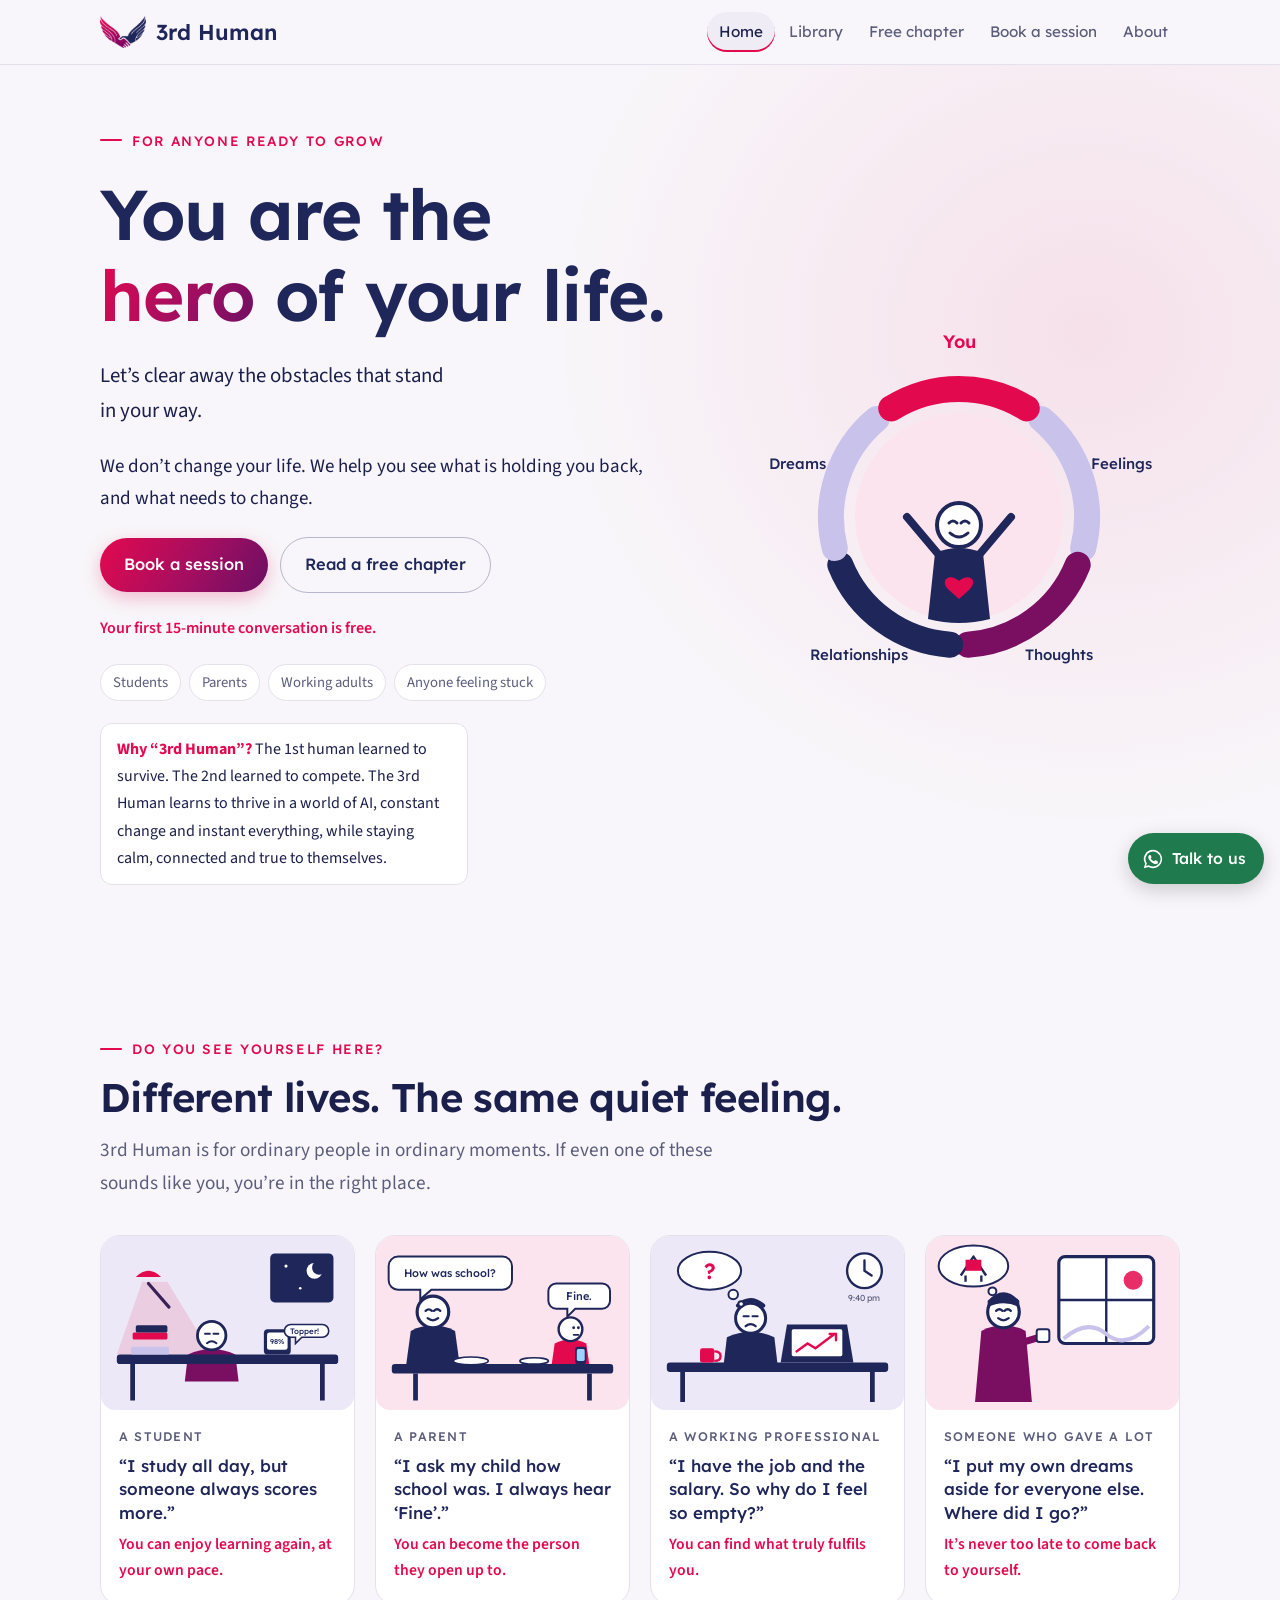
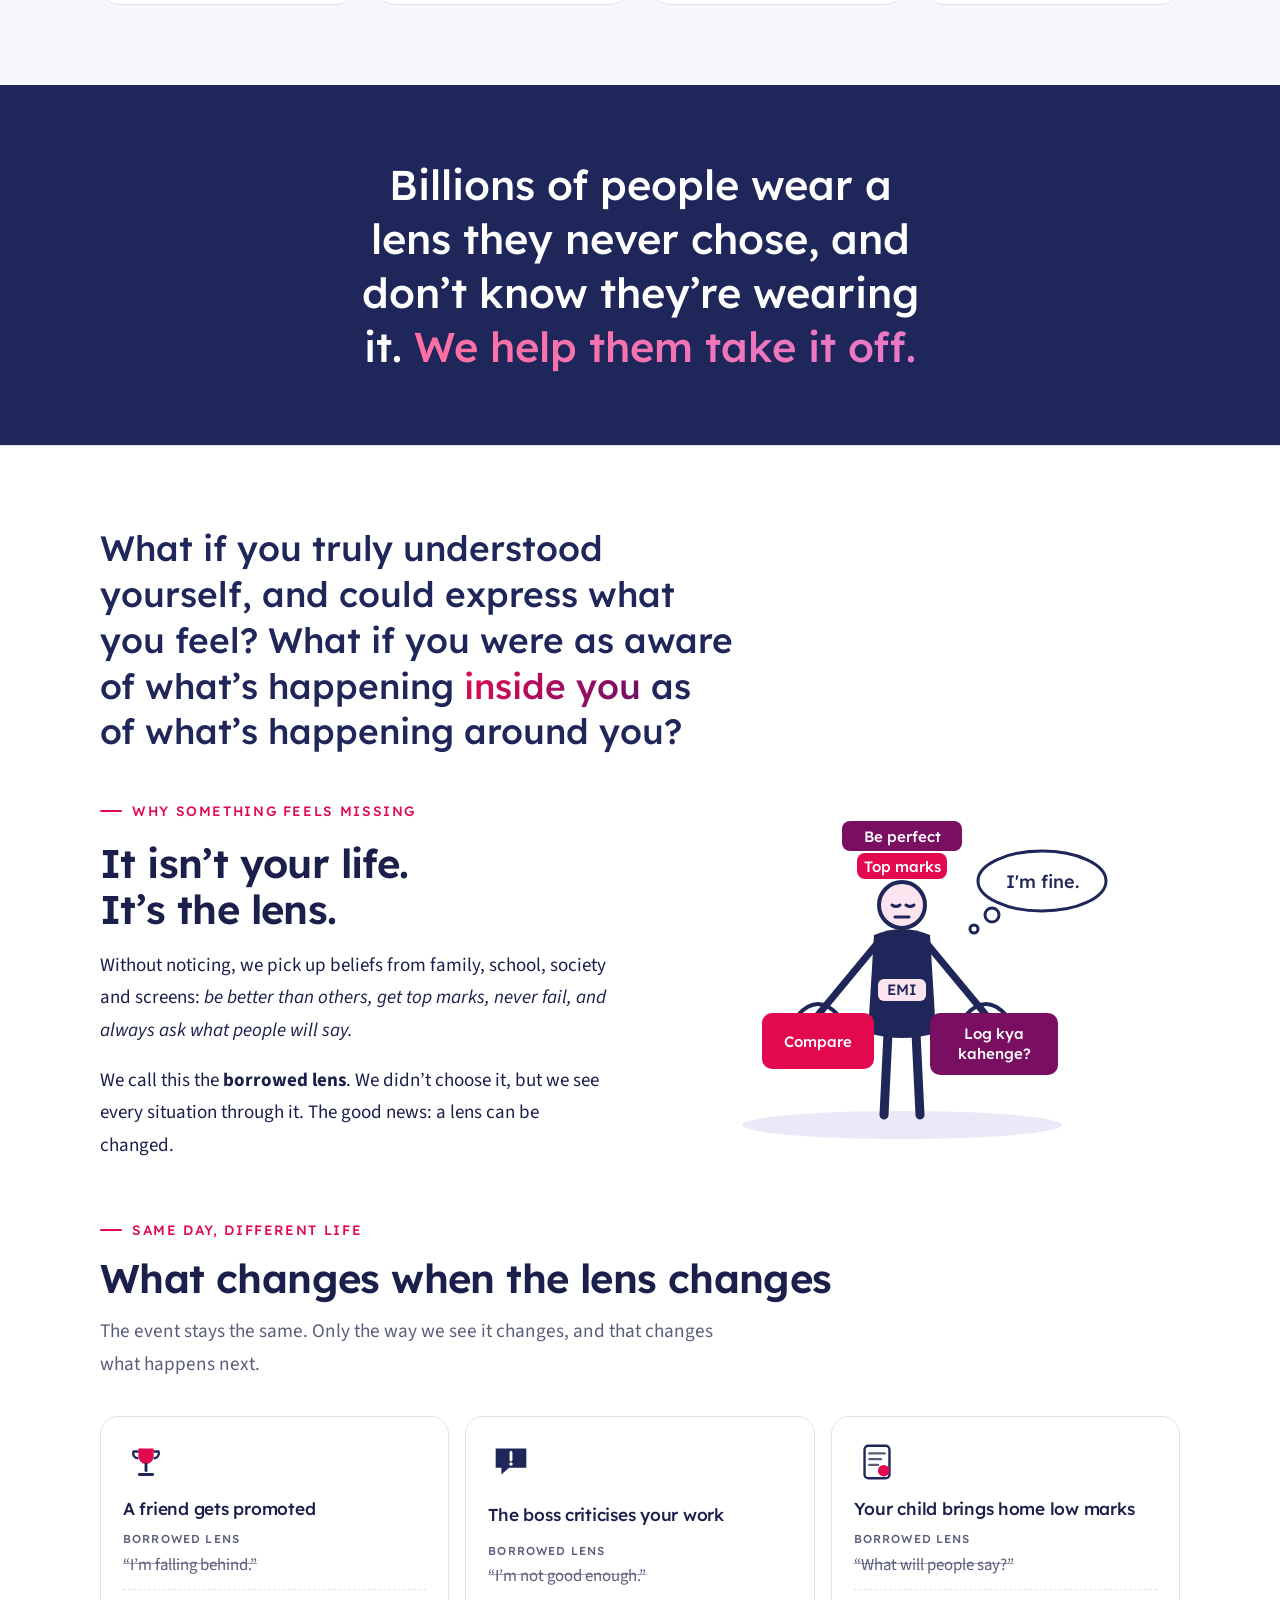
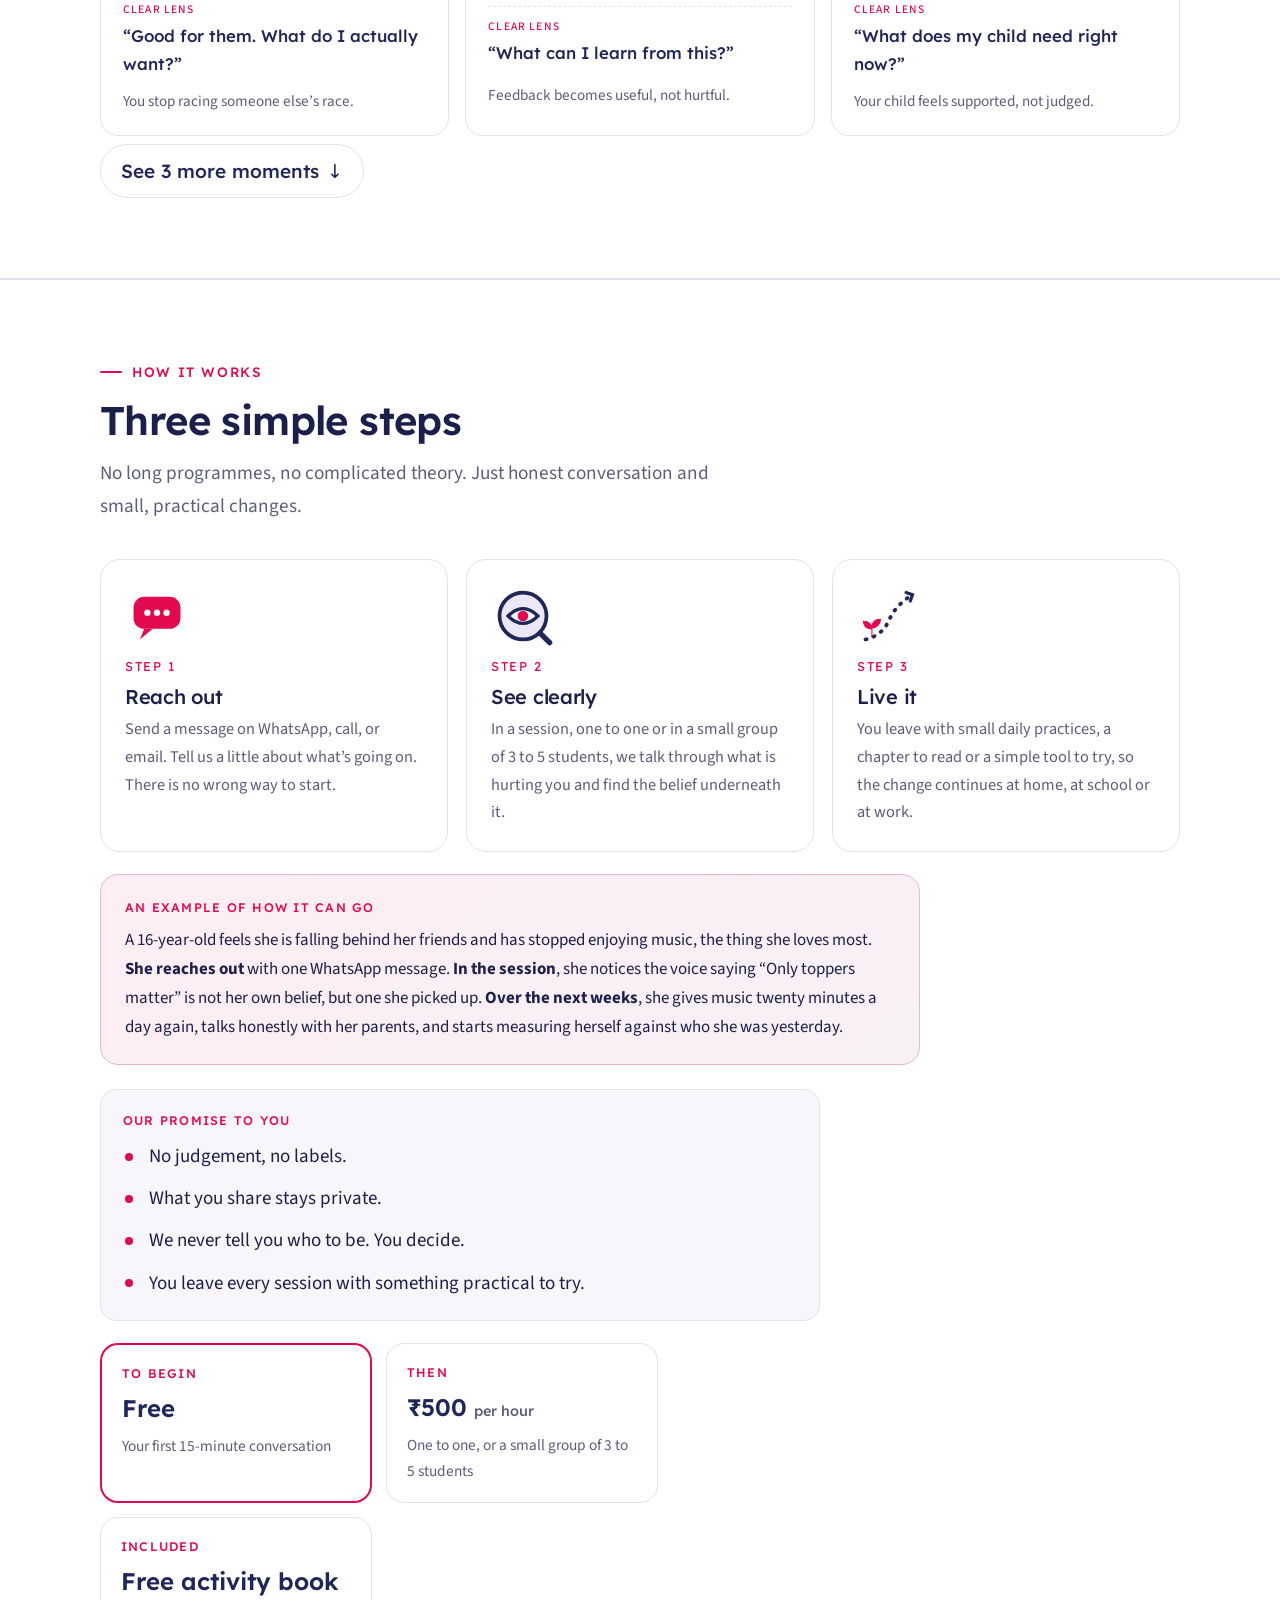
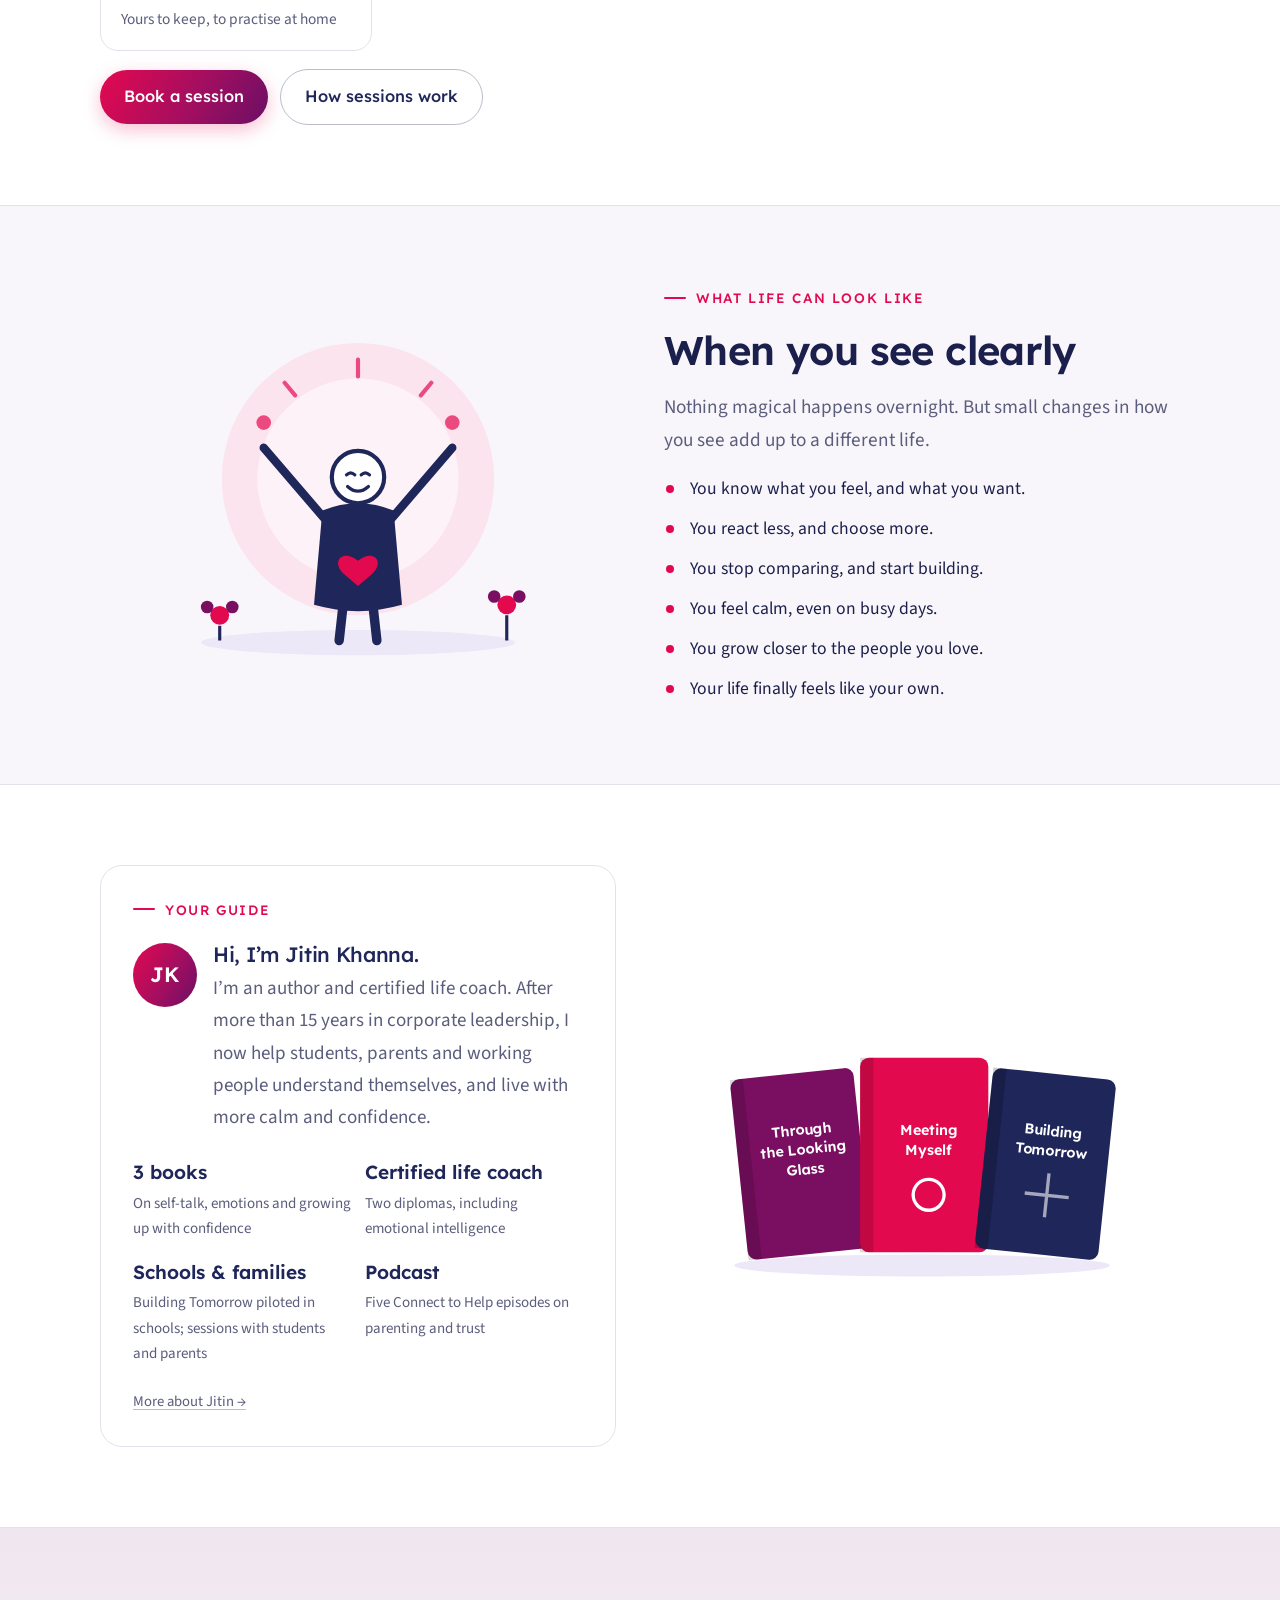
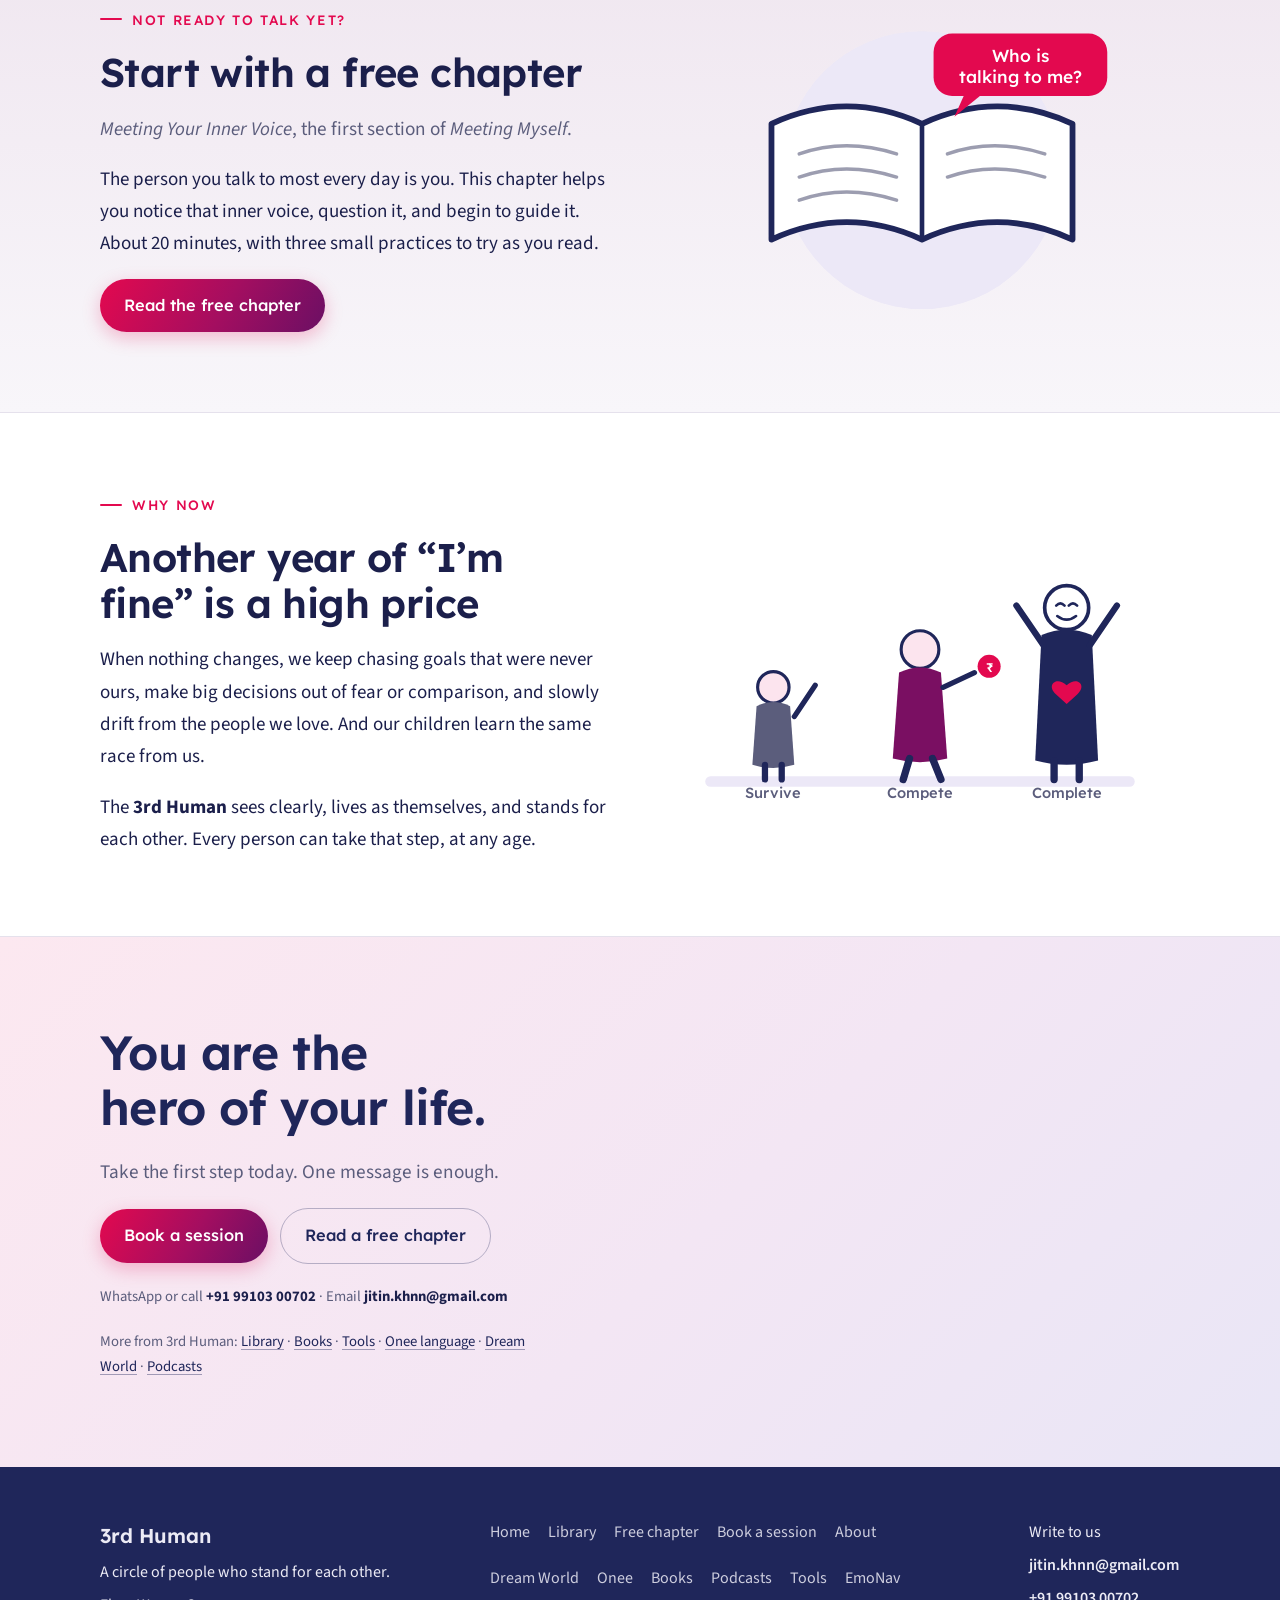
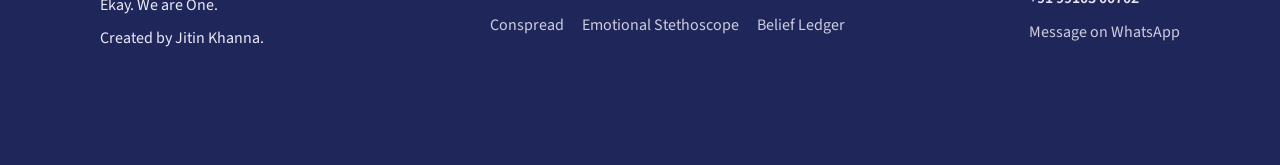
<file: index.html>
<!doctype html>
<html lang="en"><head><meta charset="utf-8"><meta name="viewport" content="width=device-width, initial-scale=1, viewport-fit=cover">
<title>3rd Human</title>
<meta name="claude:viewport-fit-sides" content="cover">
<meta name="description" content="You are the hero of your life. 3rd Human helps you clear away the obstacles that stand in your way.">
<meta property="og:title" content="3rd Human"><meta property="og:description" content="You are the hero of your life. 3rd Human helps you clear away the obstacles that stand in your way.">
<link rel="preconnect" href="https://fonts.googleapis.com"><link rel="preconnect" href="https://fonts.gstatic.com" crossorigin><link rel="stylesheet" href="https://fonts.googleapis.com/css2?family=Lexend:wght@400;500;600&family=Noto+Sans+Devanagari:wght@500&family=Source+Sans+3:ital,wght@0,400;0,600;1,400&display=swap">
<link rel="stylesheet" href="style.css">
<link rel="icon" href="favicon.svg" type="image/svg+xml">
<style>:root{--accent:var(--pink)}</style></head>
<body>
<header class="site"><div class="wrap"><a class="logo" href="index.html"><img class="mark" src="img/logo-mark.png" alt="" width="240" height="165"><span>3rd Human</span></a><nav class="main" aria-label="Main"><a href="index.html" aria-current="page">Home</a><a href="library.html">Library</a><a href="free-chapter.html">Free chapter</a><a href="sessions.html">Book a session</a><a href="about.html">About</a></nav></div></header>
<main>
<section class="sb-hero"><div class="wrap">
 <div class="stack" style="gap:22px">
  <span class="eyebrow">For anyone ready to grow</span>
  <h1>You are the <span class="grad">hero</span> of your life.</h1>
  <p class="lead">Let’s clear away the obstacles that stand in your way.</p>
  <p>We don’t change your life. We help you see what is holding you back, and what needs to change.</p>
  <div class="row"><a class="btn" href="https://wa.me/919910300702?text=Hi%20Jitin%2C%20I%27d%20like%20to%20book%20a%20session%20with%203rd%20Human." target="_blank" rel="noopener">Book a session</a><a class="btn ghost" href="free-chapter.html">Read a free chapter</a></div>
  <p class="free15">Your first 15-minute conversation is free.</p>
  <div class="who"><span>Students</span><span>Parents</span><span>Working adults</span><span>Anyone feeling stuck</span></div>
  <p class="why3"><b>Why “3rd Human”?</b> The 1st human learned to survive. The 2nd learned to compete. The 3rd Human learns to thrive in a world of AI, constant change and instant everything, while staying calm, connected and true to themselves.</p>
 </div>
 <svg class="ill hero-ill" viewBox="0 -24 440 384" role="img" aria-label="A circle made of Feelings, Thoughts, Relationships and Dreams, with the last piece, You, moving into place to make it complete. A smiling person stands inside with arms open.">
 <circle cx="220" cy="178" r="104" fill="var(--blush)"/>
 <path d="M302.3 79.9 A128 128 0 0 1 344.2 209.0" fill="none" stroke="var(--lilac2)" stroke-width="26" stroke-linecap="round"/><path d="M338.7 225.9 A128 128 0 0 1 228.9 305.7" fill="none" stroke="var(--plum)" stroke-width="26" stroke-linecap="round"/><path d="M211.1 305.7 A128 128 0 0 1 101.3 225.9" fill="none" stroke="var(--navy)" stroke-width="26" stroke-linecap="round"/><path d="M95.8 209.0 A128 128 0 0 1 137.7 79.9" fill="none" stroke="var(--lilac2)" stroke-width="26" stroke-linecap="round"/><g class="piece" style="--dx:-0.0px;--dy:-18.0px"><path d="M152.2 69.4 A128 128 0 0 1 287.8 69.4" fill="none" stroke="var(--pink)" stroke-width="26" stroke-linecap="round"/></g>
 <text x="382" y="130" class="seg">Feelings</text><text x="320" y="321" class="seg">Thoughts</text><text x="120" y="321" class="seg">Relationships</text><text x="58" y="130" class="seg">Dreams</text><text x="220" y="9" class="seg you">You</text>
 <path d="M196 214 q24 -10 48 0 l7 66 q-31 8 -62 0 z" fill="var(--navy)"/>
 <path d="M200 216 L168 178 M240 216 L272 178" stroke="var(--navy)" stroke-width="8" stroke-linecap="round"/>
 <circle cx="220" cy="186" r="22" fill="#fff" stroke="var(--navy)" stroke-width="4"/>
 <path d="M210 184 q4 -4 8 0 M222 184 q4 -4 8 0" fill="none" stroke="var(--navy)" stroke-width="3" stroke-linecap="round"/><path d="M211 194 q9 8 18 0" fill="none" stroke="var(--navy)" stroke-width="3" stroke-linecap="round"/>
 <path class="beat2" d="M220 242 c-10 -9 -20 0 -10 9 l10 9 l10 -9 c10 -9 0 -18 -10 -9z" fill="var(--pink)"/>
</svg>
</div></section>


<section id="you"><div class="wrap">
 <div class="sechead"><span class="eyebrow">Do you see yourself here?</span><h2>Different lives. The same quiet feeling.</h2>
 <p class="lead">3rd Human is for ordinary people in ordinary moments. If even one of these sounds like you, you’re in the right place.</p></div>
 <div class="relates"><figure class="relate"><svg class="scene" viewBox="0 0 320 220" aria-hidden="true"><rect x="0" y="0" width="320" height="220" rx="18" fill="var(--lilac)"/>
 <rect x="214" y="22" width="80" height="62" rx="6" fill="var(--navy)"/><circle cx="270" cy="44" r="10" fill="#fff"/><circle cx="276" cy="40" r="9" fill="var(--navy)"/><circle cx="234" cy="38" r="2" fill="#fff"/><circle cx="252" cy="66" r="1.6" fill="#fff"/>
 <path d="M60 60 l26 30" stroke="var(--navy)" stroke-width="4" stroke-linecap="round"/><path d="M44 52 q16 -16 32 0 z" fill="var(--pink)"/><path d="M52 58 L20 150 H140 L84 58z" fill="var(--pink)" opacity=".12"/>
 <path d="M110 150 q30 -14 60 0 l4 34 h-68z" fill="var(--plum)"/><circle cx="140" cy="126" r="18" fill="#fff" stroke="var(--navy)" stroke-width="3.6"/><path d="M131.6 123.6 h6.0 M142.4 123.6 h6.0" stroke="var(--navy)" stroke-width="2.6" stroke-linecap="round"/><path d="M134.0 135.6 q6.0 -4.8 12.0 0" fill="none" stroke="var(--navy)" stroke-width="2.6" stroke-linecap="round"/>
 <rect x="20" y="150" width="280" height="12" rx="4" fill="var(--navy)"/><path d="M40 162 v46 M280 162 v46" stroke="var(--navy)" stroke-width="6"/>
 <rect x="40" y="122" width="44" height="9" rx="2" fill="var(--pink)"/><rect x="44" y="113" width="40" height="9" rx="2" fill="var(--navy)"/><rect x="38" y="140" width="48" height="10" rx="2" fill="var(--lilac2)"/>
 <rect x="206" y="118" width="34" height="32" rx="5" fill="var(--navy)"/><rect x="210" y="122" width="26" height="22" rx="3" fill="#fff"/><text x="223" y="137" class="lbl dark" style="font-size:9px">98%</text>
 <path d="M240 112 h40 a8 8 0 0 1 0 16 h-26 l-8 8 v-8 h-6 a8 8 0 0 1 0 -16z" fill="#fff" stroke="var(--navy)" stroke-width="2"/><text x="258" y="124" class="lbl dark" style="font-size:10px">Topper!</text></svg><figcaption><span class="tag">A student</span><p class="said">“I study all day, but someone always scores more.”</p><p class="turn">You can enjoy learning again, at your own pace.</p></figcaption></figure><figure class="relate"><svg class="scene" viewBox="0 0 320 220" aria-hidden="true"><rect x="0" y="0" width="320" height="220" rx="18" fill="var(--blush)"/>
 <path d="M44 120 q28 -14 56 0 l6 44 h-68z" fill="var(--navy)"/><circle cx="72" cy="96" r="20" fill="#fff" stroke="var(--navy)" stroke-width="4.0"/><path d="M62.7 94.7 q4.0 -4.0 8.0 0 M73.3 94.7 q4.0 -4.0 8.0 0" fill="none" stroke="var(--navy)" stroke-width="2.9" stroke-linecap="round"/><path d="M65.3 104.0 q6.7 5.3 13.3 0" fill="none" stroke="var(--navy)" stroke-width="2.9" stroke-linecap="round"/>
 <path d="M226 136 q20 -10 40 0 l4 28 h-48z" fill="var(--pink)"/><circle cx="246" cy="118" r="15" fill="#fff" stroke="var(--navy)" stroke-width="3.0"/><circle cx="250.0" cy="116.0" r="1.8" fill="var(--navy)"/><circle cx="256.0" cy="116.0" r="1.8" fill="var(--navy)"/><path d="M250.0 125.0 h6.0" stroke="var(--navy)" stroke-width="2.2" stroke-linecap="round"/>
 <rect x="20" y="162" width="280" height="12" rx="4" fill="var(--navy)"/><path d="M50 174 v34 M270 174 v34" stroke="var(--navy)" stroke-width="6"/>
 <ellipse cx="120" cy="158" rx="22" ry="5" fill="#fff" stroke="var(--navy)" stroke-width="2"/><ellipse cx="200" cy="158" rx="18" ry="4" fill="#fff" stroke="var(--navy)" stroke-width="2"/>
 <rect x="252" y="140" width="14" height="22" rx="3" fill="var(--navy)"/><rect x="254" y="143" width="10" height="15" rx="2" fill="#9fd3ff"/>
 <path d="M28 26 h132 a12 12 0 0 1 12 12 v18 a12 12 0 0 1 -12 12 h-90 l-14 12 v-12 h-28 a12 12 0 0 1 -12 -12 v-18 a12 12 0 0 1 12 -12z" fill="#fff" stroke="var(--navy)" stroke-width="2.5"/><text x="94" y="52" class="lbl dark" style="font-size:14px">How was school?</text>
 <path d="M228 60 h58 a10 10 0 0 1 10 10 v12 a10 10 0 0 1 -10 10 h-34 l-10 10 v-10 h-14 a10 10 0 0 1 -10 -10 v-12 a10 10 0 0 1 10 -10z" fill="#fff" stroke="var(--navy)" stroke-width="2.5"/><text x="257" y="81" class="lbl dark" style="font-size:14px">Fine.</text></svg><figcaption><span class="tag">A parent</span><p class="said">“I ask my child how school was. I always hear ‘Fine’.”</p><p class="turn">You can become the person they open up to.</p></figcaption></figure><figure class="relate"><svg class="scene" viewBox="0 0 320 220" aria-hidden="true"><rect x="0" y="0" width="320" height="220" rx="18" fill="var(--lilac)"/>
 <circle cx="270" cy="44" r="22" fill="#fff" stroke="var(--navy)" stroke-width="3"/><path d="M270 44 v-13 M270 44 l9 6" stroke="var(--navy)" stroke-width="3" stroke-linecap="round"/><text x="270" y="82" class="cap" style="font-size:11px">9:40 pm</text>
 <path d="M96 128 q30 -14 60 0 l4 34 h-68z" fill="var(--navy)"/><circle cx="126" cy="104" r="19" fill="#fff" stroke="var(--navy)" stroke-width="3.8"/><path d="M117.1 101.5 h6.3 M128.5 101.5 h6.3" stroke="var(--navy)" stroke-width="2.8" stroke-linecap="round"/><path d="M119.7 114.1 q6.3 -5.1 12.7 0" fill="none" stroke="var(--navy)" stroke-width="2.8" stroke-linecap="round"/><path d="M110 88 q16 -14 32 0" fill="none" stroke="var(--navy)" stroke-width="5" stroke-linecap="round"/>
 <rect x="20" y="160" width="280" height="12" rx="4" fill="var(--navy)"/><path d="M40 172 v38 M280 172 v38" stroke="var(--navy)" stroke-width="6"/>
 <path d="M172 112 h76 l8 48 h-92z" fill="var(--navy)"/><rect x="178" y="118" width="64" height="34" rx="2" fill="#fff"/><path d="M184 146 l14 -10 10 6 24 -18" fill="none" stroke="var(--pink)" stroke-width="3" stroke-linecap="round"/><path d="M226 124 h8 v8" fill="none" stroke="var(--pink)" stroke-width="3" stroke-linecap="round"/>
 <rect x="62" y="142" width="18" height="18" rx="3" fill="var(--pink)"/><path d="M80 146 q8 0 8 6 t-8 6" fill="none" stroke="var(--pink)" stroke-width="3"/>
 <ellipse cx="74" cy="44" rx="40" ry="24" fill="#fff" stroke="var(--navy)" stroke-width="2.5"/><circle cx="104" cy="74" r="6" fill="#fff" stroke="var(--navy)" stroke-width="2.5"/><circle cx="114" cy="86" r="3.5" fill="#fff" stroke="var(--navy)" stroke-width="2.5"/><text x="74" y="54" class="lbl" style="fill:var(--pink);font-size:28px;font-weight:600">?</text></svg><figcaption><span class="tag">A working professional</span><p class="said">“I have the job and the salary. So why do I feel so empty?”</p><p class="turn">You can find what truly fulfils you.</p></figcaption></figure><figure class="relate"><svg class="scene" viewBox="0 0 320 220" aria-hidden="true"><rect x="0" y="0" width="320" height="220" rx="18" fill="var(--blush)"/>
 <rect x="168" y="26" width="120" height="110" rx="8" fill="#fff" stroke="var(--navy)" stroke-width="4"/><path d="M228 26 v110 M168 81 h120" stroke="var(--navy)" stroke-width="3"/><circle cx="262" cy="56" r="12" fill="var(--pink)" opacity=".85"/><path d="M174 130 q30 -26 54 -6 t54 -10" fill="none" stroke="var(--lilac2)" stroke-width="5"/>
 <path d="M70 120 q28 -14 56 0 l8 90 h-72z" fill="var(--plum)"/><circle cx="98" cy="96" r="20" fill="#fff" stroke="var(--navy)" stroke-width="4.0"/><path d="M88.7 94.7 q4.0 -4.0 8.0 0 M99.3 94.7 q4.0 -4.0 8.0 0" fill="none" stroke="var(--navy)" stroke-width="2.9" stroke-linecap="round"/><path d="M91.3 104.0 q6.7 5.3 13.3 0" fill="none" stroke="var(--navy)" stroke-width="2.9" stroke-linecap="round"/><path d="M78 82 q20 -22 40 0 v8 q-20 -10 -40 0z" fill="var(--navy)"/>
 <path d="M124 134 l20 -6" stroke="var(--plum)" stroke-width="9" stroke-linecap="round"/><rect x="140" y="118" width="16" height="16" rx="3" fill="#fff" stroke="var(--navy)" stroke-width="2.5"/>
 <ellipse cx="60" cy="38" rx="44" ry="26" fill="#fff" stroke="var(--navy)" stroke-width="2.5"/><circle cx="84" cy="70" r="5" fill="#fff" stroke="var(--navy)" stroke-width="2.5"/>
 <path d="M44 50 l16 -24 16 24" fill="none" stroke="var(--navy)" stroke-width="3" stroke-linejoin="round"/><path d="M50 50 v8 M70 50 v8" stroke="var(--navy)" stroke-width="3"/><rect x="50" y="30" width="20" height="14" fill="var(--pink)"/></svg><figcaption><span class="tag">Someone who gave a lot</span><p class="said">“I put my own dreams aside for everyone else. Where did I go?”</p><p class="turn">It’s never too late to come back to yourself.</p></figcaption></figure></div>
</div></section>


<section class="statement"><div class="wrap">
 <p>Billions of people wear a lens they never chose, and don’t know they’re wearing it. <span class="grad">We help them take it off.</span></p>
</div></section>
<section class="band"><div class="wrap">
 <p class="whatif">What if you truly understood yourself, and could express what you feel? What if you were as aware of what’s happening <span class="grad">inside you</span> as of what’s happening around you?</p>
 <div class="split" style="margin-top:44px">
  <div class="stack"><span class="eyebrow">Why something feels missing</span><h2>It isn’t your life. It’s the lens.</h2>
  <p>Without noticing, we pick up beliefs from family, school, society and screens: <i>be better than others, get top marks, never fail, and always ask what people will say.</i></p>
  <p>We call this the <b>borrowed lens</b>. We didn’t choose it, but we see every situation through it. The good news: a lens can be changed.</p></div>
  <svg class="ill" viewBox="0 0 440 340" role="img" aria-label="A tired person carrying bags labelled Compare and What will people say, a box labelled Be perfect on their head, thinking I'm fine">
 <ellipse cx="200" cy="314" rx="160" ry="14" fill="var(--lilac)"/>
 <rect x="140" y="10" width="120" height="30" rx="8" fill="var(--plum)"/><text x="200" y="31" class="lbl">Be perfect</text>
 <rect x="155" y="42" width="90" height="26" rx="8" fill="var(--pink)"/><text x="200" y="61" class="lbl">Top marks</text>
 <circle cx="200" cy="94" r="23" fill="var(--blush)" stroke="var(--navy)" stroke-width="4"/>
 <path d="M190 94 q4 3 8 0 M204 94 q4 3 8 0 M193 106 h14" fill="none" stroke="var(--navy)" stroke-width="3" stroke-linecap="round"/>
 <path d="M172 124 q28 -12 56 0 l6 98 q-34 10 -68 0 z" fill="var(--navy)"/>
 <path d="M186 222 l-4 82 M214 222 l4 82" stroke="var(--navy)" stroke-width="9" stroke-linecap="round"/>
 <path d="M174 134 l-58 70 M226 134 l58 70" stroke="var(--navy)" stroke-width="7" stroke-linecap="round"/>
 <path d="M96 204 q20 -22 40 0" fill="none" stroke="var(--navy)" stroke-width="4"/>
 <rect x="60" y="202" width="112" height="56" rx="10" fill="var(--pink)"/><text x="116" y="236" class="lbl">Compare</text>
 <path d="M264 204 q20 -22 40 0" fill="none" stroke="var(--navy)" stroke-width="4"/>
 <rect x="228" y="202" width="128" height="62" rx="10" fill="var(--plum)"/><text x="292" y="228" class="lbl">Log kya</text><text x="292" y="248" class="lbl">kahenge?</text>
 <rect x="176" y="168" width="48" height="22" rx="6" fill="var(--blush)"/><text x="200" y="184" class="lbl dark">EMI</text>
 <ellipse cx="340" cy="70" rx="64" ry="30" fill="#fff" stroke="var(--navy)" stroke-width="3"/><text x="340" y="77" class="lbl dark big">I'm fine.</text>
 <circle cx="290" cy="104" r="7" fill="#fff" stroke="var(--navy)" stroke-width="3"/><circle cx="272" cy="118" r="4" fill="#fff" stroke="var(--navy)" stroke-width="3"/>
</svg>
 </div>
 <div class="sechead" style="margin-top:56px"><span class="eyebrow">Same day, different life</span><h2>What changes when the lens changes</h2><p class="lead">The event stays the same. Only the way we see it changes, and that changes what happens next.</p></div>
 <div class="lenses"><div class="lrow"><svg class="ic" viewBox="0 0 48 48" aria-hidden="true"><path d="M16 10h16v8a8 8 0 0 1-16 0z" fill="var(--pink)"/><path d="M16 13h-5a5 5 0 0 0 5 7M32 13h5a5 5 0 0 1-5 7" fill="none" stroke="var(--navy)" stroke-width="2.5"/><path d="M24 26v7M17 37h14" stroke="var(--navy)" stroke-width="3" stroke-linecap="round"/></svg><h3>A friend gets promoted</h3><p class="old"><span class="tag">Borrowed lens</span><s>“I’m falling behind.”</s></p><p class="new"><span class="tag">Clear lens</span>“Good for them. What do I actually want?”</p><p class="why">You stop racing someone else’s race.</p></div><div class="lrow"><svg class="ic" viewBox="0 0 48 48" aria-hidden="true"><path d="M8 10h32v20H22l-8 7v-7H8z" fill="var(--navy)"/><path d="M24 14v8" stroke="#fff" stroke-width="3" stroke-linecap="round"/><circle cx="24" cy="26" r="1.8" fill="#fff"/></svg><h3>The boss criticises your work</h3><p class="old"><span class="tag">Borrowed lens</span><s>“I’m not good enough.”</s></p><p class="new"><span class="tag">Clear lens</span>“What can I learn from this?”</p><p class="why">Feedback becomes useful, not hurtful.</p></div><div class="lrow"><svg class="ic" viewBox="0 0 48 48" aria-hidden="true"><rect x="11" y="7" width="26" height="34" rx="4" fill="#fff" stroke="var(--navy)" stroke-width="2.5"/><path d="M16 15h16M16 21h12M16 27h9" stroke="var(--muted)" stroke-width="2.5" stroke-linecap="round"/><circle cx="31" cy="33" r="6" fill="var(--pink)"/></svg><h3>Your child brings home low marks</h3><p class="old"><span class="tag">Borrowed lens</span><s>“What will people say?”</s></p><p class="new"><span class="tag">Clear lens</span>“What does my child need right now?”</p><p class="why">Your child feels supported, not judged.</p></div></div>
 <details class="more lens-more"><summary>See 3 more moments</summary><div class="lenses" style="margin-top:16px"><div class="lrow"><svg class="ic" viewBox="0 0 48 48" aria-hidden="true"><path d="M12 36l20-20 5 5-20 20H12z" fill="var(--blush)" stroke="var(--navy)" stroke-width="2.5" stroke-linejoin="round"/><path d="M30 18l5 5" stroke="var(--navy)" stroke-width="2.5"/><path d="M32 8l3 4M38 12l-4 2" stroke="var(--pink)" stroke-width="2.5" stroke-linecap="round"/></svg><h3>You make a mistake</h3><p class="old"><span class="tag">Borrowed lens</span><s>“I’m a failure.”</s></p><p class="new"><span class="tag">Clear lens</span>“I’m learning.”</p><p class="why">You recover faster and try again.</p></div><div class="lrow"><svg class="ic" viewBox="0 0 48 48" aria-hidden="true"><path d="M24 40V22" stroke="var(--navy)" stroke-width="3" stroke-linecap="round"/><path d="M24 24c-10 0-13-8-13-12 8 0 13 4 13 12zM24 22c0-9 6-13 13-13 0 7-4 13-13 13z" fill="var(--pink)"/><path d="M12 41h24" stroke="var(--navy)" stroke-width="3" stroke-linecap="round"/></svg><h3>You want to start something new</h3><p class="old"><span class="tag">Borrowed lens</span><s>“People like us don’t do this.”</s></p><p class="new"><span class="tag">Clear lens</span>“What is one small step?”</p><p class="why">Your idea finally gets a chance.</p></div><div class="lrow"><svg class="ic" viewBox="0 0 48 48" aria-hidden="true"><path d="M14 28a7 7 0 0 1 1-14 10 10 0 0 1 19 2 6 6 0 0 1 0 12z" fill="var(--lilac)" stroke="var(--navy)" stroke-width="2.5"/><path d="M18 33l-2 5M25 33l-2 5M32 33l-2 5" stroke="var(--pink)" stroke-width="2.5" stroke-linecap="round"/></svg><h3>You feel low for days</h3><p class="old"><span class="tag">Borrowed lens</span><s>“Something is wrong with me.”</s></p><p class="new"><span class="tag">Clear lens</span>“This feeling is telling me something.”</p><p class="why">You listen to yourself instead of hiding.</p></div></div></details>
</div></section>

<section class="band"><div class="wrap">
 <div class="sechead"><span class="eyebrow">How it works</span><h2>Three simple steps</h2><p class="lead">No long programmes, no complicated theory. Just honest conversation and small, practical changes.</p></div>
 <div class="steps3">
  <div class="st"><svg class="ic" viewBox="0 0 60 60" aria-hidden="true"><rect x="8" y="12" width="44" height="30" rx="10" fill="var(--pink)"/><path d="M18 42l-4 10 12-10" fill="var(--pink)"/><circle cx="21" cy="27" r="3" fill="#fff"/><circle cx="30" cy="27" r="3" fill="#fff"/><circle cx="39" cy="27" r="3" fill="#fff"/></svg><span class="num">Step 1</span><h3>Reach out</h3><p>Send a message on WhatsApp, call, or email. Tell us a little about what’s going on. There is no wrong way to start.</p></div>
  <div class="st"><svg class="ic" viewBox="0 0 60 60" aria-hidden="true"><circle cx="30" cy="30" r="22" fill="var(--lilac)" stroke="var(--navy)" stroke-width="3.5"/><path d="M16 30q14-14 28 0q-14 14-28 0z" fill="#fff" stroke="var(--navy)" stroke-width="3"/><circle cx="30" cy="30" r="5" fill="var(--pink)"/><path d="M46 46l9 9" stroke="var(--navy)" stroke-width="5" stroke-linecap="round"/></svg><span class="num">Step 2</span><h3>See clearly</h3><p>In a session, one to one or in a small group of 3 to 5 students, we talk through what is hurting you and find the belief underneath it.</p></div>
  <div class="st"><svg class="ic" viewBox="0 0 60 60" aria-hidden="true"><path d="M8 52q16-4 22-18t22-24" fill="none" stroke="var(--navy)" stroke-width="3.5" stroke-dasharray="1 7" stroke-linecap="round"/><path d="M46 8l6 2-2 6" fill="none" stroke="var(--navy)" stroke-width="3" stroke-linecap="round"/><path d="M14 50V40M14 42c-6 0-8-4-8-7 5 0 8 3 8 7zM14 41c0-5 3-8 8-8 0 4-3 8-8 8z" fill="var(--pink)" stroke="var(--pink)" stroke-width="1"/></svg><span class="num">Step 3</span><h3>Live it</h3><p>You leave with small daily practices, a chapter to read or a simple tool to try, so the change continues at home, at school or at work.</p></div>
 </div>
 <div class="example">
  <span class="tag">An example of how it can go</span>
  <p>A 16-year-old feels she is falling behind her friends and has stopped enjoying music, the thing she loves most. <b>She reaches out</b> with one WhatsApp message. <b>In the session</b>, she notices the voice saying “Only toppers matter” is not her own belief, but one she picked up. <b>Over the next weeks</b>, she gives music twenty minutes a day again, talks honestly with her parents, and starts measuring herself against who she was yesterday.</p>
 </div>
 <div class="promises"><span class="tag">Our promise to you</span><ul class="ticks"><li>No judgement, no labels.</li><li>What you share stays private.</li><li>We never tell you who to be. You decide.</li><li>You leave every session with something practical to try.</li></ul></div>
 <div class="basics"><div class="price">
 <div><span class="tag">To begin</span><b>Free</b><span>Your first 15-minute conversation</span></div>
 <div><span class="tag">Then</span><b>₹500 <small>per hour</small></b><span>One to one, or a small group of 3 to 5 students</span></div>
 <div><span class="tag">Included</span><b>Free activity book</b><span>Yours to keep, to practise at home</span></div>
</div></div>
 <div class="row" style="margin-top:18px"><a class="btn" href="https://wa.me/919910300702?text=Hi%20Jitin%2C%20I%27d%20like%20to%20book%20a%20session%20with%203rd%20Human." target="_blank" rel="noopener">Book a session</a><a class="btn ghost" href="sessions.html">How sessions work</a></div>
</div></section>

<section><div class="wrap split">
 <svg class="ill" viewBox="0 0 420 330" role="img" aria-label="A person standing tall with arms open and a glowing heart, flowers growing around them">
 <circle cx="210" cy="150" r="130" fill="var(--blush)"/><circle class="glow" cx="210" cy="150" r="96" fill="#fff" opacity=".55"/>
 <ellipse cx="210" cy="306" rx="150" ry="12" fill="var(--lilac)"/>
 <path d="M176 180 q34 -14 68 0 l8 90 q-42 12 -84 0 z" fill="var(--navy)"/>
 <path d="M196 268 l-4 36 M224 268 l4 36" stroke="var(--navy)" stroke-width="9" stroke-linecap="round"/>
 <path d="M180 190 L120 120 M240 190 L300 120" stroke="var(--navy)" stroke-width="8" stroke-linecap="round"/>
 <circle cx="210" cy="148" r="25" fill="#fff" stroke="var(--navy)" stroke-width="4"/>
 <path d="M199 146 q4 -4 8 0 M213 146 q4 -4 8 0" fill="none" stroke="var(--navy)" stroke-width="3" stroke-linecap="round"/><path d="M200 157 q10 9 20 0" fill="none" stroke="var(--navy)" stroke-width="3" stroke-linecap="round"/>
 <path class="beat" d="M210 228 c-14 -12 -26 0 -14 12 l14 12 l14 -12 c12 -12 0 -24 -14 -12z" fill="var(--pink)"/>
 <g fill="var(--pink)"><circle cx="78" cy="280" r="9"/><circle cx="352" cy="270" r="9"/><circle cx="120" cy="96" r="7" opacity=".7"/><circle cx="300" cy="96" r="7" opacity=".7"/></g>
 <g fill="var(--plum)"><circle cx="66" cy="272" r="6"/><circle cx="90" cy="272" r="6"/><circle cx="340" cy="262" r="6"/><circle cx="364" cy="262" r="6"/></g>
 <path d="M78 290 v14 M352 280 v24" stroke="var(--navy)" stroke-width="3"/>
 <g stroke="var(--pink)" stroke-width="4" stroke-linecap="round" opacity=".7"><path d="M210 52 v-16"/><path d="M150 70 l-10 -12"/><path d="M270 70 l10 -12"/></g>
</svg>
 <div class="stack"><span class="eyebrow">What life can look like</span><h2>When you see clearly</h2>
 <p class="lead">Nothing magical happens overnight. But small changes in how you see add up to a different life.</p>
 <ul class="ticks sb-success"><li>You know what you feel, and what you want.</li><li>You react less, and choose more.</li><li>You stop comparing, and start building.</li><li>You feel calm, even on busy days.</li><li>You grow closer to the people you love.</li><li>Your life finally feels like your own.</li></ul></div>
</div></section>

<section class="band"><div class="wrap split">
 <div class="sb-guide stack">
  <span class="eyebrow">Your guide</span>
  <div class="me"><span class="mono" aria-hidden="true">JK</span><div><h3>Hi, I’m Jitin Khanna.</h3><p>I’m an author and certified life coach. After more than 15 years in corporate leadership, I now help students, parents and working people understand themselves, and live with more calm and confidence.</p></div></div>
  <div class="creds">
   <div><b>3 books</b><span>On self-talk, emotions and growing up with confidence</span></div>
   <div><b>Certified life coach</b><span>Two diplomas, including emotional intelligence</span></div>
   <div><b>Schools &amp; families</b><span>Building Tomorrow piloted in schools; sessions with students and parents</span></div>
   <div><b>Podcast</b><span>Five Connect to Help episodes on parenting and trust</span></div>
  </div>
  <p class="small"><a href="about.html">More about Jitin →</a></p>
 </div>
 <a class="booklink" href="books.html" aria-label="See the three books"><svg class="ill books" viewBox="0 0 380 230" role="img" aria-label="Three books by Jitin Khanna: Through the Looking Glass, Meeting Myself and Building Tomorrow">
 <ellipse cx="190" cy="214" rx="170" ry="10" fill="var(--lilac)"/>
 <g transform="rotate(-6 80 120)"><rect x="24" y="40" width="112" height="164" rx="8" fill="var(--plum)"/><rect x="24" y="40" width="12" height="164" fill="#000" opacity=".15"/><text x="84" y="96" class="bk">Through</text><text x="84" y="114" class="bk">the Looking</text><text x="84" y="132" class="bk">Glass</text></g>
 <rect x="134" y="26" width="116" height="176" rx="8" fill="var(--pink)"/><rect x="134" y="26" width="12" height="176" fill="#000" opacity=".15"/><text x="196" y="96" class="bk">Meeting</text><text x="196" y="114" class="bk">Myself</text><circle cx="196" cy="150" r="14" fill="none" stroke="#fff" stroke-width="3"/>
 <g transform="rotate(6 300 120)"><rect x="246" y="40" width="112" height="164" rx="8" fill="var(--navy)"/><rect x="246" y="40" width="12" height="164" fill="#000" opacity=".2"/><text x="306" y="96" class="bk">Building</text><text x="306" y="114" class="bk">Tomorrow</text><path d="M286 150 h40 M306 130 v40" stroke="#fff" stroke-width="3" opacity=".6"/></g>
</svg></a>
</div></section>

<section class="gift"><div class="wrap split">
 <div class="stack"><span class="eyebrow">Not ready to talk yet?</span><h2>Start with a free chapter</h2>
 <p class="lead"><i>Meeting Your Inner Voice</i>, the first section of <i>Meeting Myself</i>.</p>
 <p>The person you talk to most every day is you. This chapter helps you notice that inner voice, question it, and begin to guide it. About 20 minutes, with three small practices to try as you read.</p>
 <div class="row"><a class="btn" href="free-chapter.html">Read the free chapter</a></div></div>
 <svg class="ill" viewBox="0 0 380 280" role="img" aria-label="An open book with a speech bubble rising from it">
 <circle cx="190" cy="140" r="120" fill="var(--lilac)"/>
 <path d="M60 200 q65 -30 130 0 q65 -30 130 0 v-100 q-65 -30 -130 0 q-65 -30 -130 0 z" fill="#fff" stroke="var(--navy)" stroke-width="5" stroke-linejoin="round"/>
 <path d="M190 100 v100" stroke="var(--navy)" stroke-width="4"/>
 <path d="M84 126 q40 -14 84 0 M84 146 q40 -14 84 0 M84 166 q40 -14 84 0 M212 126 q40 -14 84 0 M212 146 q40 -14 84 0" fill="none" stroke="var(--muted)" stroke-width="3" stroke-linecap="round" opacity=".6"/>
 <rect x="200" y="22" width="150" height="54" rx="16" fill="var(--pink)"/><path d="M226 76 l-8 18 22 -18" fill="var(--pink)"/>
 <text x="275" y="47" class="lbl">Who is</text><text x="275" y="65" class="lbl">talking to me?</text>
</svg>
</div></section>

<section class="band"><div class="wrap sb-stakes">
 <div class="stack"><span class="eyebrow">Why now</span><h2>Another year of “I’m fine” is a high price</h2>
 <p>When nothing changes, we keep chasing goals that were never ours, make big decisions out of fear or comparison, and slowly drift from the people we love. And our children learn the same race from us.</p>
 <p>The <b>3rd Human</b> sees clearly, lives as themselves, and stands for each other. Every person can take that step, at any age.</p></div>
 <svg class="ill" viewBox="0 0 420 240" role="img" aria-label="Three figures growing taller: the first carries a stick, the second chases a coin, the third stands with arms open and a heart">
 <path d="M10 222 H410" stroke="var(--lilac)" stroke-width="10" stroke-linecap="round"/>
 <g><circle cx="70" cy="132" r="15" fill="var(--blush)" stroke="var(--navy)" stroke-width="3"/><path d="M54 150 q16 -8 32 0 l4 56 q-20 6 -40 0z" fill="var(--muted)"/><path d="M62 206 v14 M78 206 v14" stroke="var(--navy)" stroke-width="6" stroke-linecap="round"/><path d="M90 160 l20 -30" stroke="var(--navy)" stroke-width="5" stroke-linecap="round"/></g>
 <g><circle cx="210" cy="96" r="18" fill="var(--blush)" stroke="var(--navy)" stroke-width="3"/><path d="M190 118 q20 -10 40 0 l6 82 q-26 7 -52 0z" fill="var(--plum)"/><path d="M200 200 l-6 20 M222 200 l8 20" stroke="var(--navy)" stroke-width="7" stroke-linecap="round"/><path d="M232 132 l30 -14" stroke="var(--navy)" stroke-width="5" stroke-linecap="round"/><circle cx="276" cy="112" r="11" fill="var(--pink)"/><text x="276" y="117" class="lbl" style="font-size:12px">₹</text></g>
 <g><circle cx="350" cy="56" r="21" fill="#fff" stroke="var(--navy)" stroke-width="3.5"/><path d="M340 54 q4 -4 8 0 M352 54 q4 -4 8 0 M341 64 q9 7 18 0" fill="none" stroke="var(--navy)" stroke-width="2.5" stroke-linecap="round"/><path d="M326 82 q24 -10 48 0 l6 120 q-30 8 -60 0z" fill="var(--navy)"/><path d="M328 92 l-26 -38 M372 92 l26 -38" stroke="var(--navy)" stroke-width="6" stroke-linecap="round"/><path d="M350 130 c-10 -9 -20 0 -10 9 l10 9 l10 -9 c10 -9 0 -18 -10 -9z" fill="var(--pink)"/><path d="M338 202 v18 M362 202 v18" stroke="var(--navy)" stroke-width="7" stroke-linecap="round"/></g>
 <text x="70" y="238" class="cap">Survive</text><text x="210" y="238" class="cap">Compete</text><text x="350" y="238" class="cap">Complete</text>
</svg>
</div></section>

<section class="sb-final"><div class="wrap stack" style="gap:20px;align-items:flex-start">
 <h2>You are the hero of your life.</h2>
 <p class="lead">Take the first step today. One message is enough.</p>
 <div class="row"><a class="btn" href="https://wa.me/919910300702?text=Hi%20Jitin%2C%20I%27d%20like%20to%20book%20a%20session%20with%203rd%20Human." target="_blank" rel="noopener">Book a session</a><a class="btn ghost" href="free-chapter.html">Read a free chapter</a></div>
 <p class="small">WhatsApp or call <b class="sel">+91 99103 00702</b> · Email <b class="sel">jitin.khnn@gmail.com</b></p>
 <p class="small">More from 3rd Human: <a href="library.html">Library</a> · <a href="books.html">Books</a> · <a href="tools.html">Tools</a> · <a href="onee.html">Onee language</a> · <a href="dream-world.html">Dream World</a> · <a href="podcasts.html">Podcasts</a></p>
</div></section>
</main>
<footer class="site"><div class="wrap">
<div class="stack" style="gap:6px"><strong>3rd Human</strong><span>A circle of people who stand for each other.</span><span>Ekay. We are One.</span><span>Created by Jitin Khanna.</span></div>
<nav aria-label="Footer"><a href="index.html">Home</a><a href="library.html">Library</a><a href="free-chapter.html">Free chapter</a><a href="sessions.html">Book a session</a><a href="about.html">About</a><a href="dream-world.html">Dream World</a><a href="onee.html">Onee</a><a href="books.html">Books</a><a href="podcasts.html">Podcasts</a><a href="tools.html">Tools</a><a href="emonav.html">EmoNav</a><a href="conspread.html">Conspread</a><a href="stethoscope.html">Emotional Stethoscope</a><a href="belief-ledger.html">Belief Ledger</a></nav>
<div class="stack" style="gap:6px"><span>Write to us</span><span class="contact">jitin.khnn@gmail.com</span><span class="contact">+91 99103 00702</span><a href="https://wa.me/919910300702?text=Hi%20Jitin%2C%20I%20found%203rd%20Human%20and%20would%20like%20to%20talk." target="_blank" rel="noopener">Message on WhatsApp</a></div>
</div></footer>
<a class="wa-float" href="https://wa.me/919910300702?text=Hi%20Jitin%2C%20I%20found%203rd%20Human%20and%20would%20like%20to%20talk." target="_blank" rel="noopener" aria-label="Message Jitin on WhatsApp"><svg viewBox="0 0 24 24" aria-hidden="true"><path fill="currentColor" d="M12 2a10 10 0 0 0-8.6 15.1L2 22l5-1.3A10 10 0 1 0 12 2Zm0 18.2a8.2 8.2 0 0 1-4.2-1.2l-.3-.2-3 .8.8-2.9-.2-.3A8.2 8.2 0 1 1 12 20.2Zm4.5-6.1c-.2-.1-1.5-.7-1.7-.8-.2-.1-.4-.1-.6.1l-.8 1c-.1.2-.3.2-.5.1a6.7 6.7 0 0 1-3.3-2.9c-.3-.4.3-.4.7-1.3.1-.2 0-.3 0-.4l-.8-1.8c-.2-.5-.4-.4-.6-.4h-.5a1 1 0 0 0-.7.3 3 3 0 0 0-.9 2.2 5.2 5.2 0 0 0 1.1 2.7 11.8 11.8 0 0 0 4.5 4c1.7.7 2.3.8 3.2.6.5-.1 1.5-.6 1.7-1.2.2-.6.2-1.1.2-1.2-.1-.1-.3-.2-.5-.3Z"/></svg><span>Talk to us</span></a>
</body></html>
</file>
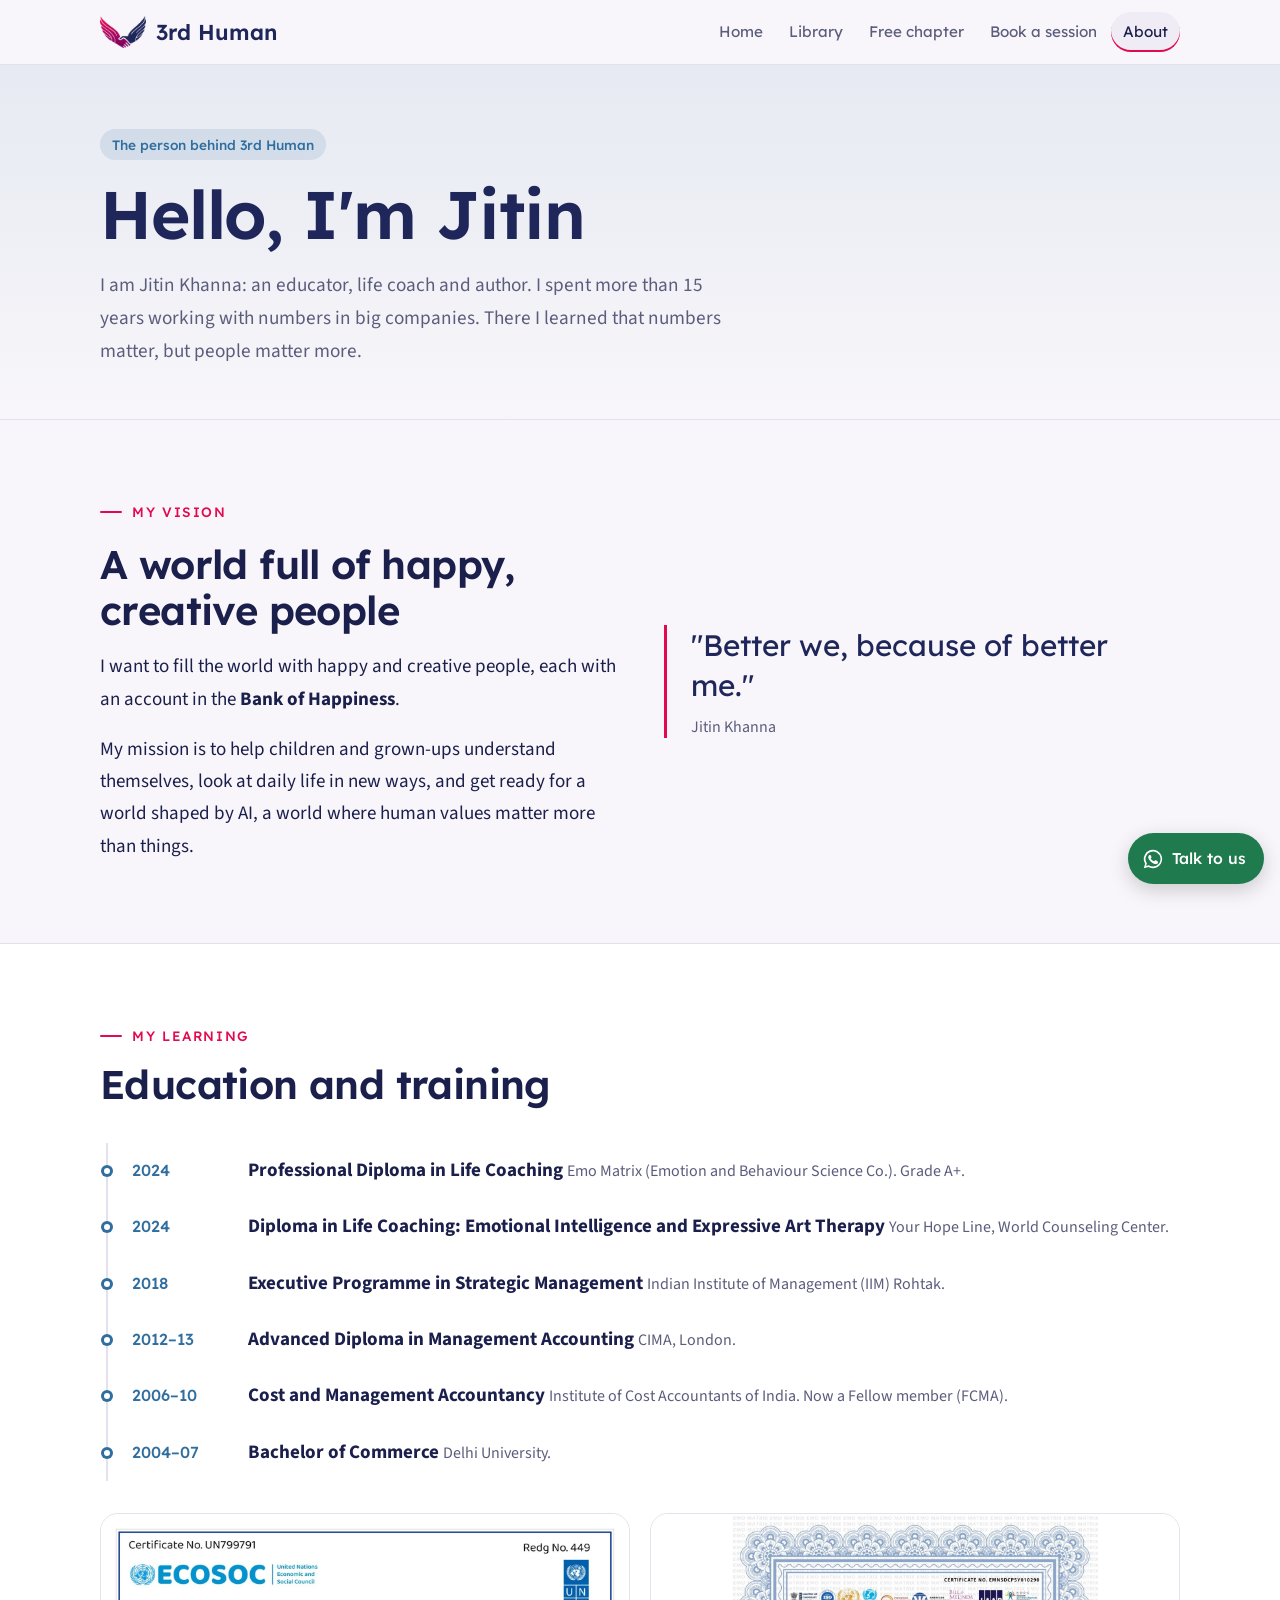
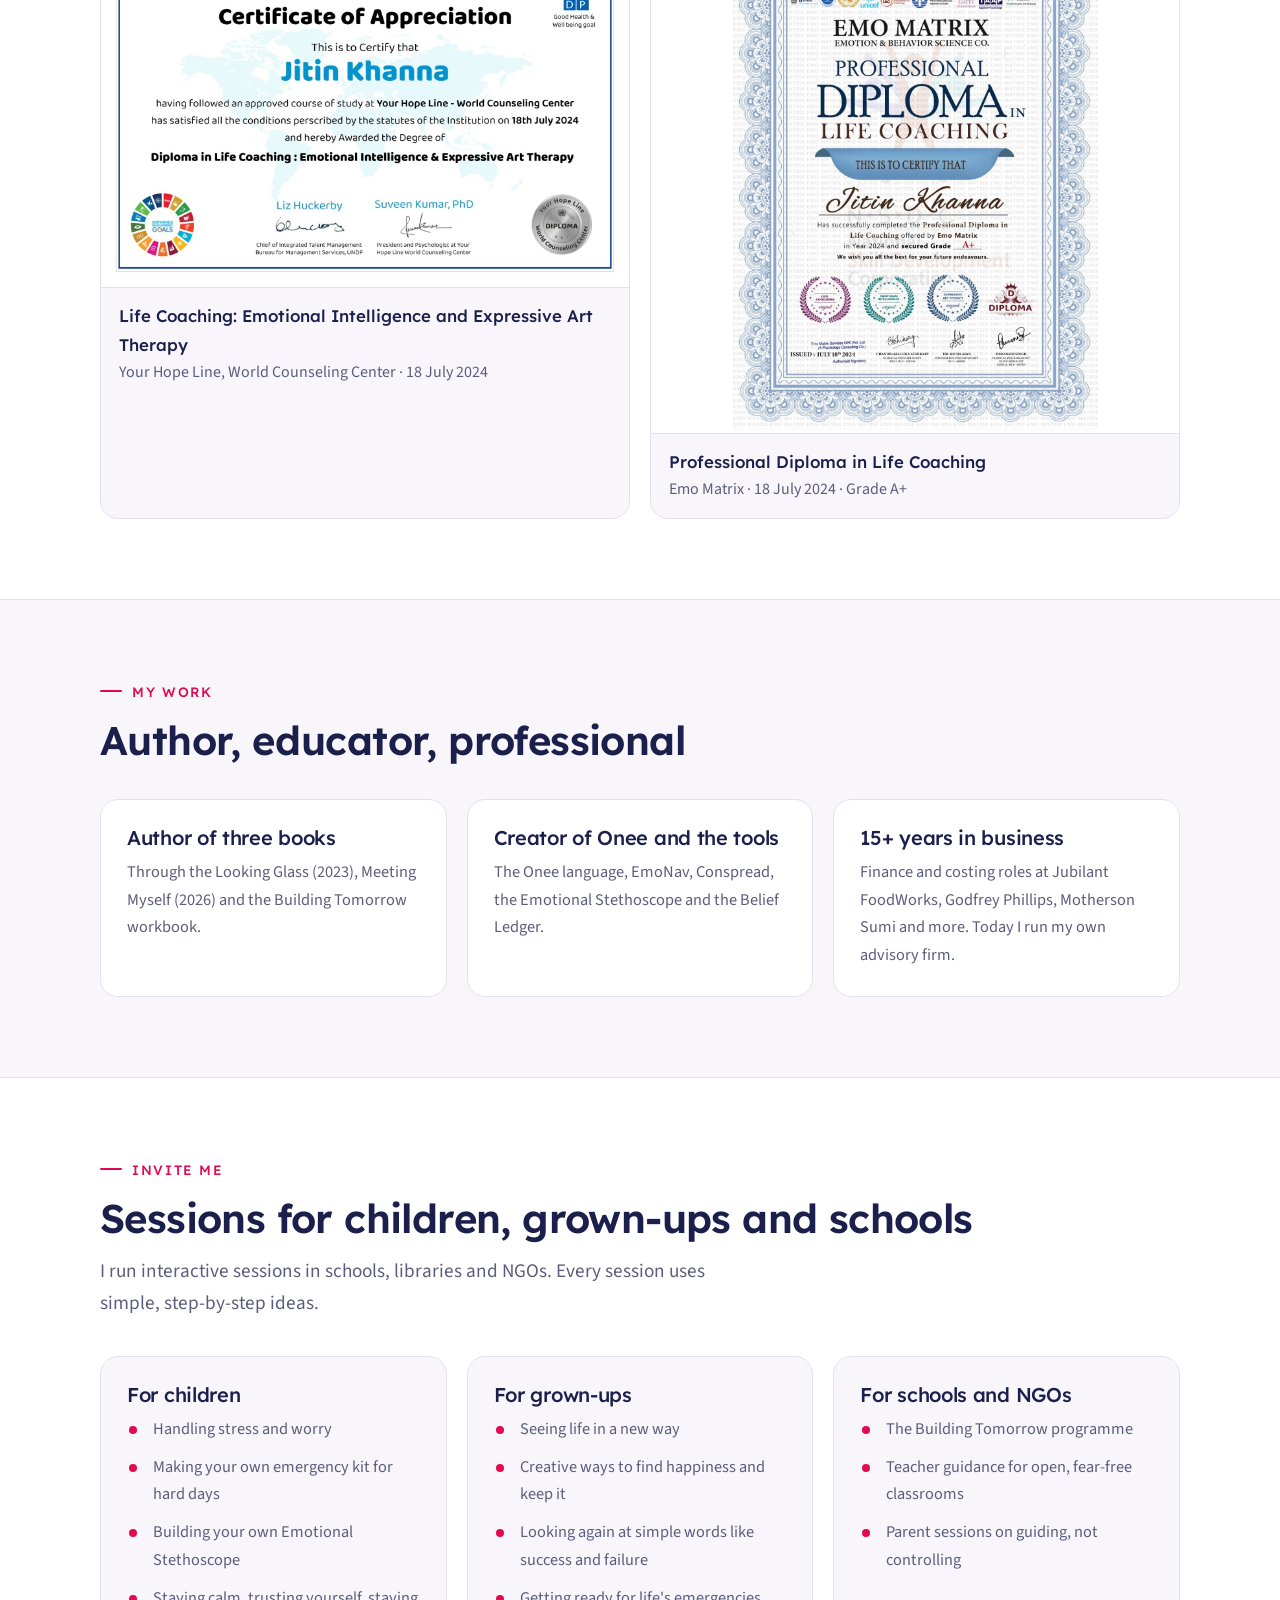
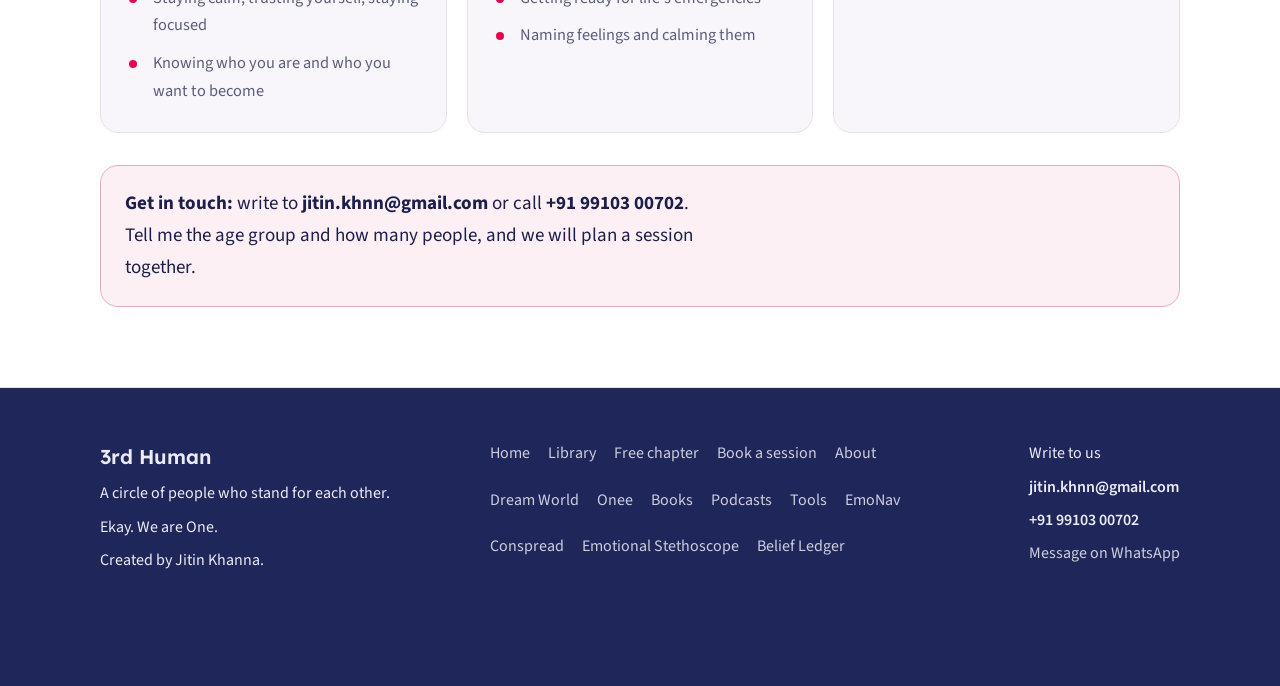
<file: about.html>
<!doctype html>
<html lang="en"><head><meta charset="utf-8"><meta name="viewport" content="width=device-width, initial-scale=1, viewport-fit=cover">
<title>About Jitin Khanna</title>
<meta name="claude:viewport-fit-sides" content="cover">
<meta name="description" content="Jitin Khanna: educator, life coach and author of three books, and creator of 3rd Human and the Onee language.">
<meta property="og:title" content="About Jitin Khanna"><meta property="og:description" content="Jitin Khanna: educator, life coach and author of three books, and creator of 3rd Human and the Onee language.">
<link rel="preconnect" href="https://fonts.googleapis.com"><link rel="preconnect" href="https://fonts.gstatic.com" crossorigin><link rel="stylesheet" href="https://fonts.googleapis.com/css2?family=Lexend:wght@400;500;600&family=Noto+Sans+Devanagari:wght@500&family=Source+Sans+3:ital,wght@0,400;0,600;1,400&display=swap">
<link rel="stylesheet" href="style.css">
<link rel="icon" href="favicon.svg" type="image/svg+xml">
<style>:root{--accent:var(--blue)}</style></head>
<body>
<header class="site"><div class="wrap"><a class="logo" href="index.html"><img class="mark" src="img/logo-mark.png" alt="" width="240" height="165"><span>3rd Human</span></a><nav class="main" aria-label="Main"><a href="index.html">Home</a><a href="library.html">Library</a><a href="free-chapter.html">Free chapter</a><a href="sessions.html">Book a session</a><a href="about.html" aria-current="page">About</a></nav></div></header>
<main>
<section class="pagehead"><div class="wrap stack"><span class="badge">The person behind 3rd Human</span><h1>Hello, I'm Jitin</h1>
<p class="lead">I am Jitin Khanna: an educator, life coach and author. I spent more than 15 years working with numbers in big companies. There I learned that numbers matter, but people matter more.</p></div></section>

<section><div class="wrap split">
 <div class="stack"><span class="eyebrow">My vision</span><h2>A world full of happy, creative people</h2>
 <p>I want to fill the world with happy and creative people, each with an account in the <b>Bank of Happiness</b>.</p>
 <p>My mission is to help children and grown-ups understand themselves, look at daily life in new ways, and get ready for a world shaped by AI, a world where human values matter more than things.</p></div>
 <blockquote class="quote">"Better we, because of better me."<cite>Jitin Khanna</cite></blockquote>
</div></section>

<section class="band" id="learning"><div class="wrap">
 <div class="sechead"><span class="eyebrow">My learning</span><h2>Education and training</h2></div>
 <ul class="timeline">
  <li><span class="yr">2024</span><div><b>Professional Diploma in Life Coaching</b> <span>Emo Matrix (Emotion and Behaviour Science Co.). Grade A+.</span></div></li>
  <li><span class="yr">2024</span><div><b>Diploma in Life Coaching: Emotional Intelligence and Expressive Art Therapy</b> <span>Your Hope Line, World Counseling Center.</span></div></li>
  <li><span class="yr">2018</span><div><b>Executive Programme in Strategic Management</b> <span>Indian Institute of Management (IIM) Rohtak.</span></div></li>
  <li><span class="yr">2012–13</span><div><b>Advanced Diploma in Management Accounting</b> <span>CIMA, London.</span></div></li>
  <li><span class="yr">2006–10</span><div><b>Cost and Management Accountancy</b> <span>Institute of Cost Accountants of India. Now a Fellow member (FCMA).</span></div></li>
  <li><span class="yr">2004–07</span><div><b>Bachelor of Commerce</b> <span>Delhi University.</span></div></li>
 </ul>
 <div class="grid two" style="margin-top:32px">
  <figure class="cert"><a href="img/cert-life-coaching-ei.jpg" target="_blank" rel="noopener"><img src="img/cert-life-coaching-ei.jpg" alt="Certificate: Diploma in Life Coaching, Emotional Intelligence and Expressive Art Therapy, awarded to Jitin Khanna, July 2024" loading="lazy" width="1600" height="1131"></a><figcaption><b>Life Coaching: Emotional Intelligence and Expressive Art Therapy</b>Your Hope Line, World Counseling Center · 18 July 2024</figcaption></figure>
  <figure class="cert"><a href="img/cert-emo-matrix.jpg" target="_blank" rel="noopener"><img src="img/cert-emo-matrix.jpg" alt="Certificate: Professional Diploma in Life Coaching from Emo Matrix, awarded to Jitin Khanna with grade A+, July 2024" loading="lazy" width="1130" height="1600" style="aspect-ratio:1130/1600;max-height:520px;object-fit:contain"></a><figcaption><b>Professional Diploma in Life Coaching</b>Emo Matrix · 18 July 2024 · Grade A+</figcaption></figure>
 </div>
</div></section>

<section><div class="wrap">
 <div class="sechead"><span class="eyebrow">My work</span><h2>Author, educator, professional</h2></div>
 <div class="grid three">
  <div class="card" style="--c:var(--sun)"><h3>Author of three books</h3><p>Through the Looking Glass (2023), Meeting Myself (2026) and the Building Tomorrow workbook.</p></div>
  <div class="card" style="--c:var(--grape)"><h3>Creator of Onee and the tools</h3><p>The Onee language, EmoNav, Conspread, the Emotional Stethoscope and the Belief Ledger.</p></div>
  <div class="card" style="--c:var(--blue)"><h3>15+ years in business</h3><p>Finance and costing roles at Jubilant FoodWorks, Godfrey Phillips, Motherson Sumi and more. Today I run my own advisory firm.</p></div>
 </div>
</div></section>

<section class="band" id="sessions"><div class="wrap">
 <div class="sechead"><span class="eyebrow">Invite me</span><h2>Sessions for children, grown-ups and schools</h2><p class="lead">I run interactive sessions in schools, libraries and NGOs. Every session uses simple, step-by-step ideas.</p></div>
 <div class="grid three">
  <div class="card" style="--c:var(--teal)"><h3>For children</h3><ul class="ticks" style="--accent:var(--teal)"><li>Handling stress and worry</li><li>Making your own emergency kit for hard days</li><li>Building your own Emotional Stethoscope</li><li>Staying calm, trusting yourself, staying focused</li><li>Knowing who you are and who you want to become</li></ul></div>
  <div class="card" style="--c:var(--orange)"><h3>For grown-ups</h3><ul class="ticks"><li>Seeing life in a new way</li><li>Creative ways to find happiness and keep it</li><li>Looking again at simple words like success and failure</li><li>Getting ready for life's emergencies</li><li>Naming feelings and calming them</li></ul></div>
  <div class="card" style="--c:var(--blue)"><h3>For schools and NGOs</h3><ul class="ticks" style="--accent:var(--blue)"><li>The Building Tomorrow programme</li><li>Teacher guidance for open, fear-free classrooms</li><li>Parent sessions on guiding, not controlling</li></ul></div>
 </div>
 <div class="note" style="margin-top:32px"><p><b>Get in touch:</b> write to <b style="user-select:all">jitin.khnn@gmail.com</b> or call <b style="user-select:all">+91 99103 00702</b>. Tell me the age group and how many people, and we will plan a session together.</p></div>
</div></section>
</main>
<footer class="site"><div class="wrap">
<div class="stack" style="gap:6px"><strong>3rd Human</strong><span>A circle of people who stand for each other.</span><span>Ekay. We are One.</span><span>Created by Jitin Khanna.</span></div>
<nav aria-label="Footer"><a href="index.html">Home</a><a href="library.html">Library</a><a href="free-chapter.html">Free chapter</a><a href="sessions.html">Book a session</a><a href="about.html">About</a><a href="dream-world.html">Dream World</a><a href="onee.html">Onee</a><a href="books.html">Books</a><a href="podcasts.html">Podcasts</a><a href="tools.html">Tools</a><a href="emonav.html">EmoNav</a><a href="conspread.html">Conspread</a><a href="stethoscope.html">Emotional Stethoscope</a><a href="belief-ledger.html">Belief Ledger</a></nav>
<div class="stack" style="gap:6px"><span>Write to us</span><span class="contact">jitin.khnn@gmail.com</span><span class="contact">+91 99103 00702</span><a href="https://wa.me/919910300702?text=Hi%20Jitin%2C%20I%20found%203rd%20Human%20and%20would%20like%20to%20talk." target="_blank" rel="noopener">Message on WhatsApp</a></div>
</div></footer>
<a class="wa-float" href="https://wa.me/919910300702?text=Hi%20Jitin%2C%20I%20found%203rd%20Human%20and%20would%20like%20to%20talk." target="_blank" rel="noopener" aria-label="Message Jitin on WhatsApp"><svg viewBox="0 0 24 24" aria-hidden="true"><path fill="currentColor" d="M12 2a10 10 0 0 0-8.6 15.1L2 22l5-1.3A10 10 0 1 0 12 2Zm0 18.2a8.2 8.2 0 0 1-4.2-1.2l-.3-.2-3 .8.8-2.9-.2-.3A8.2 8.2 0 1 1 12 20.2Zm4.5-6.1c-.2-.1-1.5-.7-1.7-.8-.2-.1-.4-.1-.6.1l-.8 1c-.1.2-.3.2-.5.1a6.7 6.7 0 0 1-3.3-2.9c-.3-.4.3-.4.7-1.3.1-.2 0-.3 0-.4l-.8-1.8c-.2-.5-.4-.4-.6-.4h-.5a1 1 0 0 0-.7.3 3 3 0 0 0-.9 2.2 5.2 5.2 0 0 0 1.1 2.7 11.8 11.8 0 0 0 4.5 4c1.7.7 2.3.8 3.2.6.5-.1 1.5-.6 1.7-1.2.2-.6.2-1.1.2-1.2-.1-.1-.3-.2-.5-.3Z"/></svg><span>Talk to us</span></a>
</body></html>
</file>
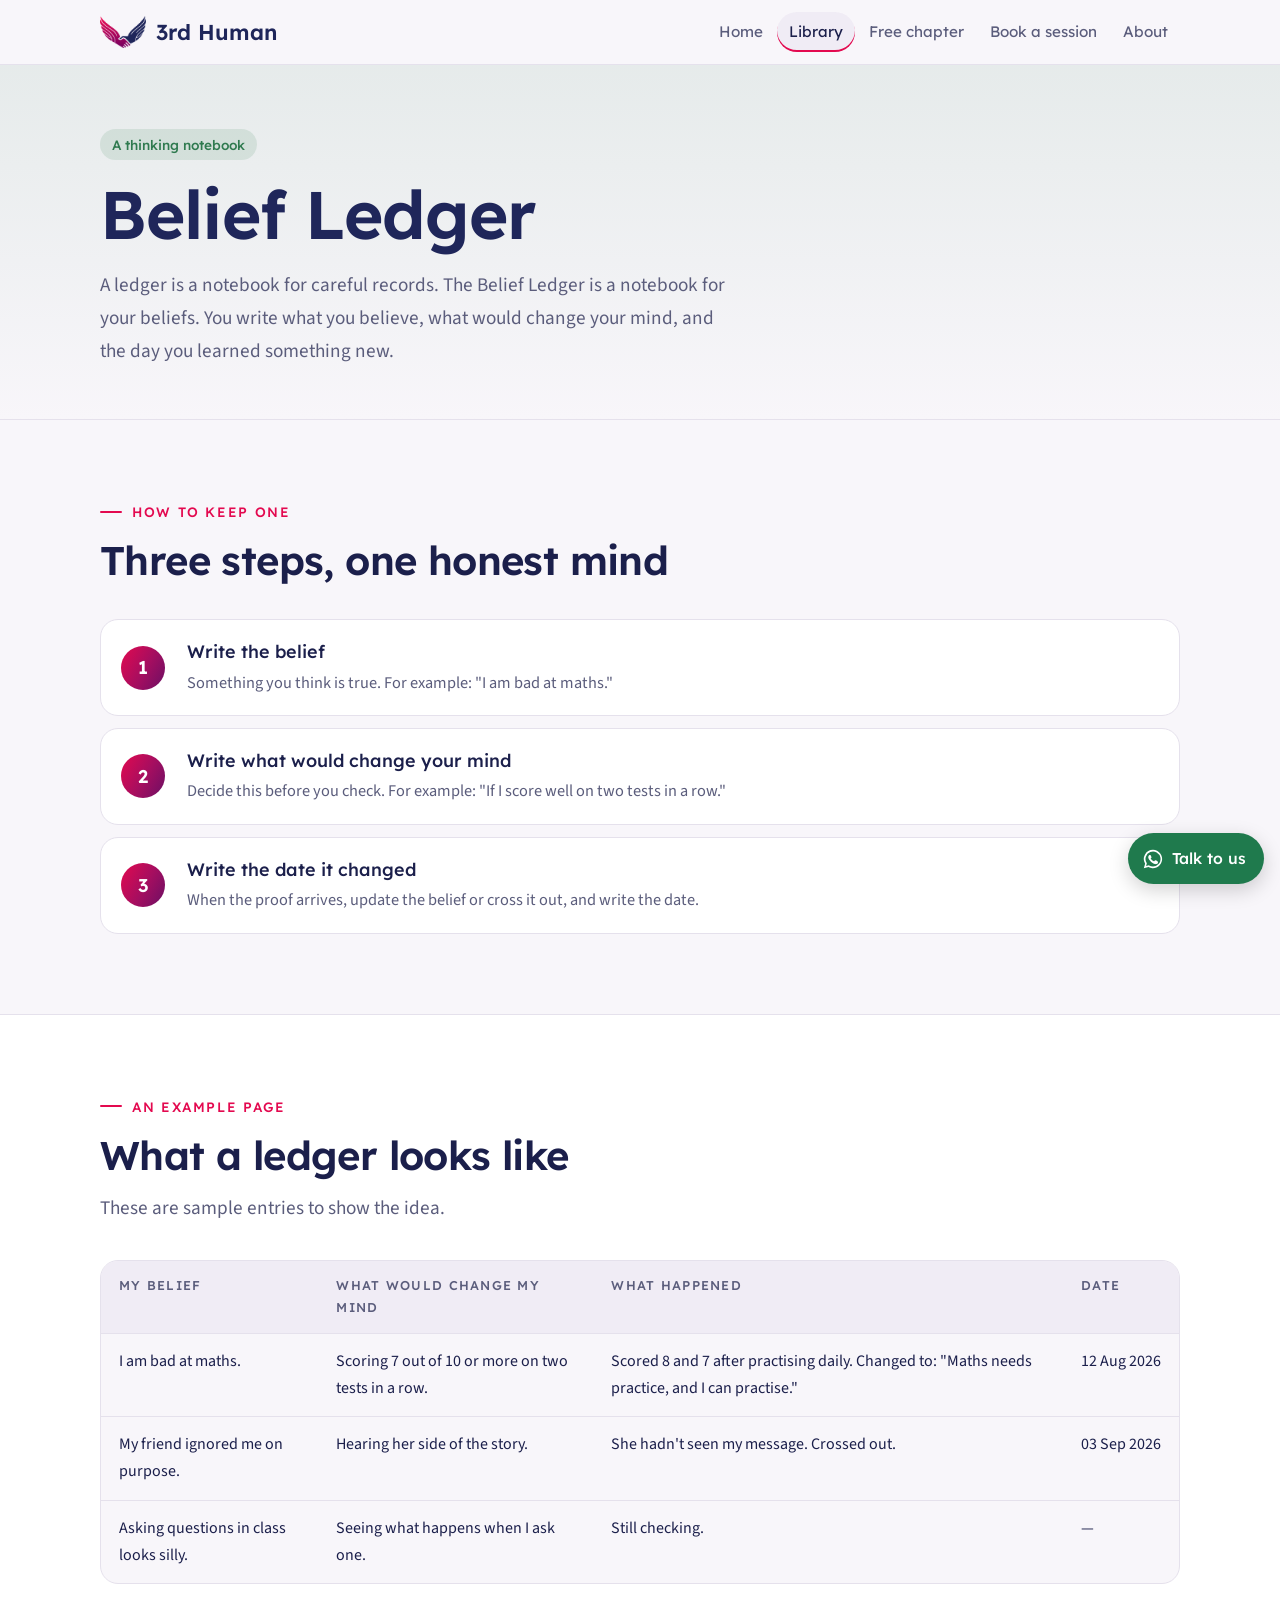
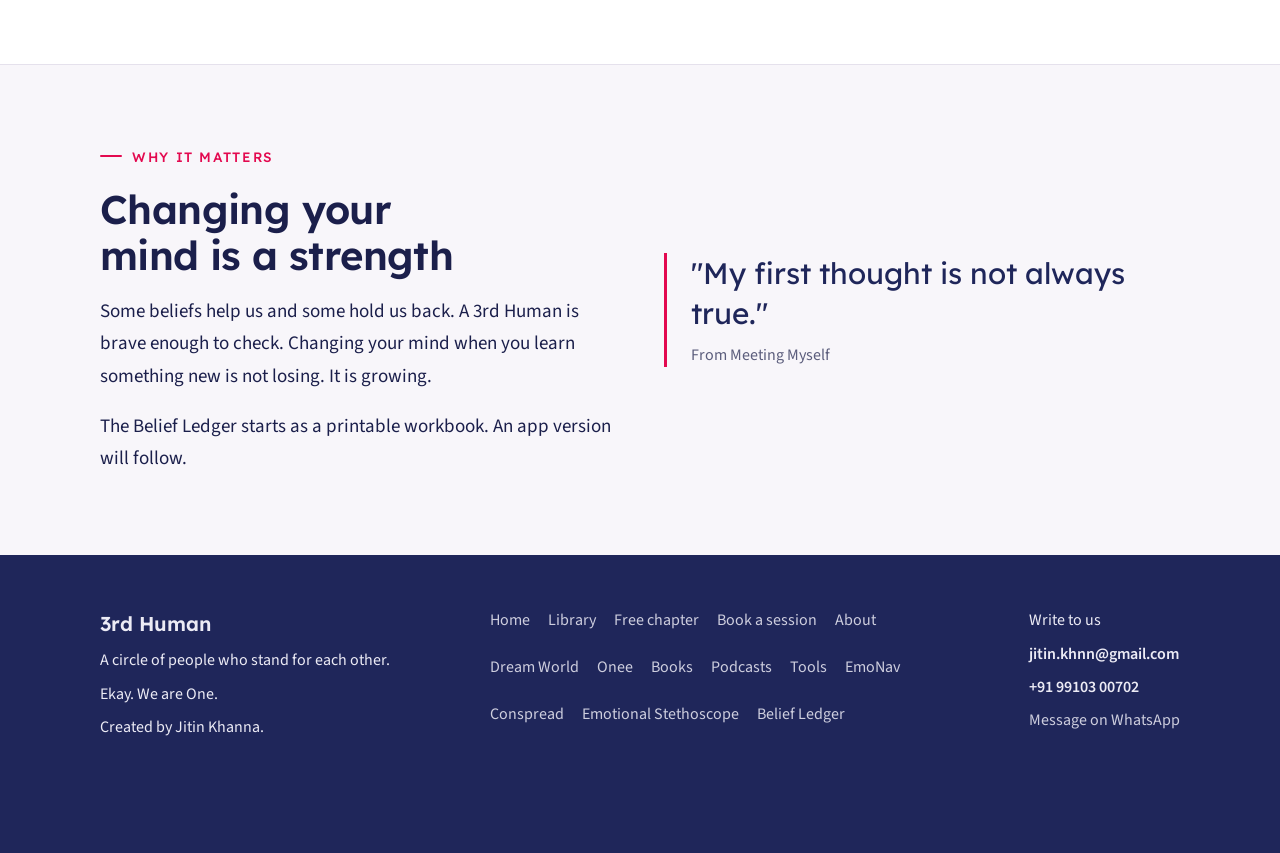
<file: belief-ledger.html>
<!doctype html>
<html lang="en"><head><meta charset="utf-8"><meta name="viewport" content="width=device-width, initial-scale=1, viewport-fit=cover">
<title>Belief Ledger</title>
<meta name="claude:viewport-fit-sides" content="cover">
<meta name="description" content="The Belief Ledger: write down a belief, decide what would change your mind, and record when it changes.">
<meta property="og:title" content="Belief Ledger"><meta property="og:description" content="The Belief Ledger: write down a belief, decide what would change your mind, and record when it changes.">
<link rel="preconnect" href="https://fonts.googleapis.com"><link rel="preconnect" href="https://fonts.gstatic.com" crossorigin><link rel="stylesheet" href="https://fonts.googleapis.com/css2?family=Lexend:wght@400;500;600&family=Noto+Sans+Devanagari:wght@500&family=Source+Sans+3:ital,wght@0,400;0,600;1,400&display=swap">
<link rel="stylesheet" href="style.css">
<link rel="icon" href="favicon.svg" type="image/svg+xml">
<style>:root{--accent:var(--green)}</style></head>
<body>
<header class="site"><div class="wrap"><a class="logo" href="index.html"><img class="mark" src="img/logo-mark.png" alt="" width="240" height="165"><span>3rd Human</span></a><nav class="main" aria-label="Main"><a href="index.html">Home</a><a href="library.html" aria-current="page">Library</a><a href="free-chapter.html">Free chapter</a><a href="sessions.html">Book a session</a><a href="about.html">About</a></nav></div></header>
<main>
<section class="pagehead"><div class="wrap stack"><span class="badge">A thinking notebook</span><h1>Belief Ledger</h1>
<p class="lead">A ledger is a notebook for careful records. The Belief Ledger is a notebook for your beliefs. You write what you believe, what would change your mind, and the day you learned something new.</p></div></section>

<section><div class="wrap">
 <div class="sechead"><span class="eyebrow">How to keep one</span><h2>Three steps, one honest mind</h2></div>
 <ol class="steps">
  <li><div><b>Write the belief</b><span>Something you think is true. For example: "I am bad at maths."</span></div></li>
  <li><div><b>Write what would change your mind</b><span>Decide this before you check. For example: "If I score well on two tests in a row."</span></div></li>
  <li><div><b>Write the date it changed</b><span>When the proof arrives, update the belief or cross it out, and write the date.</span></div></li>
 </ol>
</div></section>

<section class="band"><div class="wrap">
 <div class="sechead"><span class="eyebrow">An example page</span><h2>What a ledger looks like</h2><p class="lead">These are sample entries to show the idea.</p></div>
 <div class="tablebox"><table>
  <thead><tr><th>My belief</th><th>What would change my mind</th><th>What happened</th><th>Date</th></tr></thead>
  <tbody>
   <tr><td>I am bad at maths.</td><td>Scoring 7 out of 10 or more on two tests in a row.</td><td>Scored 8 and 7 after practising daily. Changed to: "Maths needs practice, and I can practise."</td><td class="date">12 Aug 2026</td></tr>
   <tr><td>My friend ignored me on purpose.</td><td>Hearing her side of the story.</td><td>She hadn't seen my message. Crossed out.</td><td class="date">03 Sep 2026</td></tr>
   <tr><td>Asking questions in class looks silly.</td><td>Seeing what happens when I ask one.</td><td>Still checking.</td><td class="date">—</td></tr>
  </tbody></table></div>
</div></section>

<section><div class="wrap split">
 <div class="stack"><span class="eyebrow">Why it matters</span><h2>Changing your mind is a strength</h2>
 <p>Some beliefs help us and some hold us back. A 3rd Human is brave enough to check. Changing your mind when you learn something new is not losing. It is growing.</p>
 <p>The Belief Ledger starts as a printable workbook. An app version will follow.</p></div>
 <blockquote class="quote">"My first thought is not always true."<cite>From Meeting Myself</cite></blockquote>
</div></section>
</main>
<footer class="site"><div class="wrap">
<div class="stack" style="gap:6px"><strong>3rd Human</strong><span>A circle of people who stand for each other.</span><span>Ekay. We are One.</span><span>Created by Jitin Khanna.</span></div>
<nav aria-label="Footer"><a href="index.html">Home</a><a href="library.html">Library</a><a href="free-chapter.html">Free chapter</a><a href="sessions.html">Book a session</a><a href="about.html">About</a><a href="dream-world.html">Dream World</a><a href="onee.html">Onee</a><a href="books.html">Books</a><a href="podcasts.html">Podcasts</a><a href="tools.html">Tools</a><a href="emonav.html">EmoNav</a><a href="conspread.html">Conspread</a><a href="stethoscope.html">Emotional Stethoscope</a><a href="belief-ledger.html">Belief Ledger</a></nav>
<div class="stack" style="gap:6px"><span>Write to us</span><span class="contact">jitin.khnn@gmail.com</span><span class="contact">+91 99103 00702</span><a href="https://wa.me/919910300702?text=Hi%20Jitin%2C%20I%20found%203rd%20Human%20and%20would%20like%20to%20talk." target="_blank" rel="noopener">Message on WhatsApp</a></div>
</div></footer>
<a class="wa-float" href="https://wa.me/919910300702?text=Hi%20Jitin%2C%20I%20found%203rd%20Human%20and%20would%20like%20to%20talk." target="_blank" rel="noopener" aria-label="Message Jitin on WhatsApp"><svg viewBox="0 0 24 24" aria-hidden="true"><path fill="currentColor" d="M12 2a10 10 0 0 0-8.6 15.1L2 22l5-1.3A10 10 0 1 0 12 2Zm0 18.2a8.2 8.2 0 0 1-4.2-1.2l-.3-.2-3 .8.8-2.9-.2-.3A8.2 8.2 0 1 1 12 20.2Zm4.5-6.1c-.2-.1-1.5-.7-1.7-.8-.2-.1-.4-.1-.6.1l-.8 1c-.1.2-.3.2-.5.1a6.7 6.7 0 0 1-3.3-2.9c-.3-.4.3-.4.7-1.3.1-.2 0-.3 0-.4l-.8-1.8c-.2-.5-.4-.4-.6-.4h-.5a1 1 0 0 0-.7.3 3 3 0 0 0-.9 2.2 5.2 5.2 0 0 0 1.1 2.7 11.8 11.8 0 0 0 4.5 4c1.7.7 2.3.8 3.2.6.5-.1 1.5-.6 1.7-1.2.2-.6.2-1.1.2-1.2-.1-.1-.3-.2-.5-.3Z"/></svg><span>Talk to us</span></a>
</body></html>
</file>
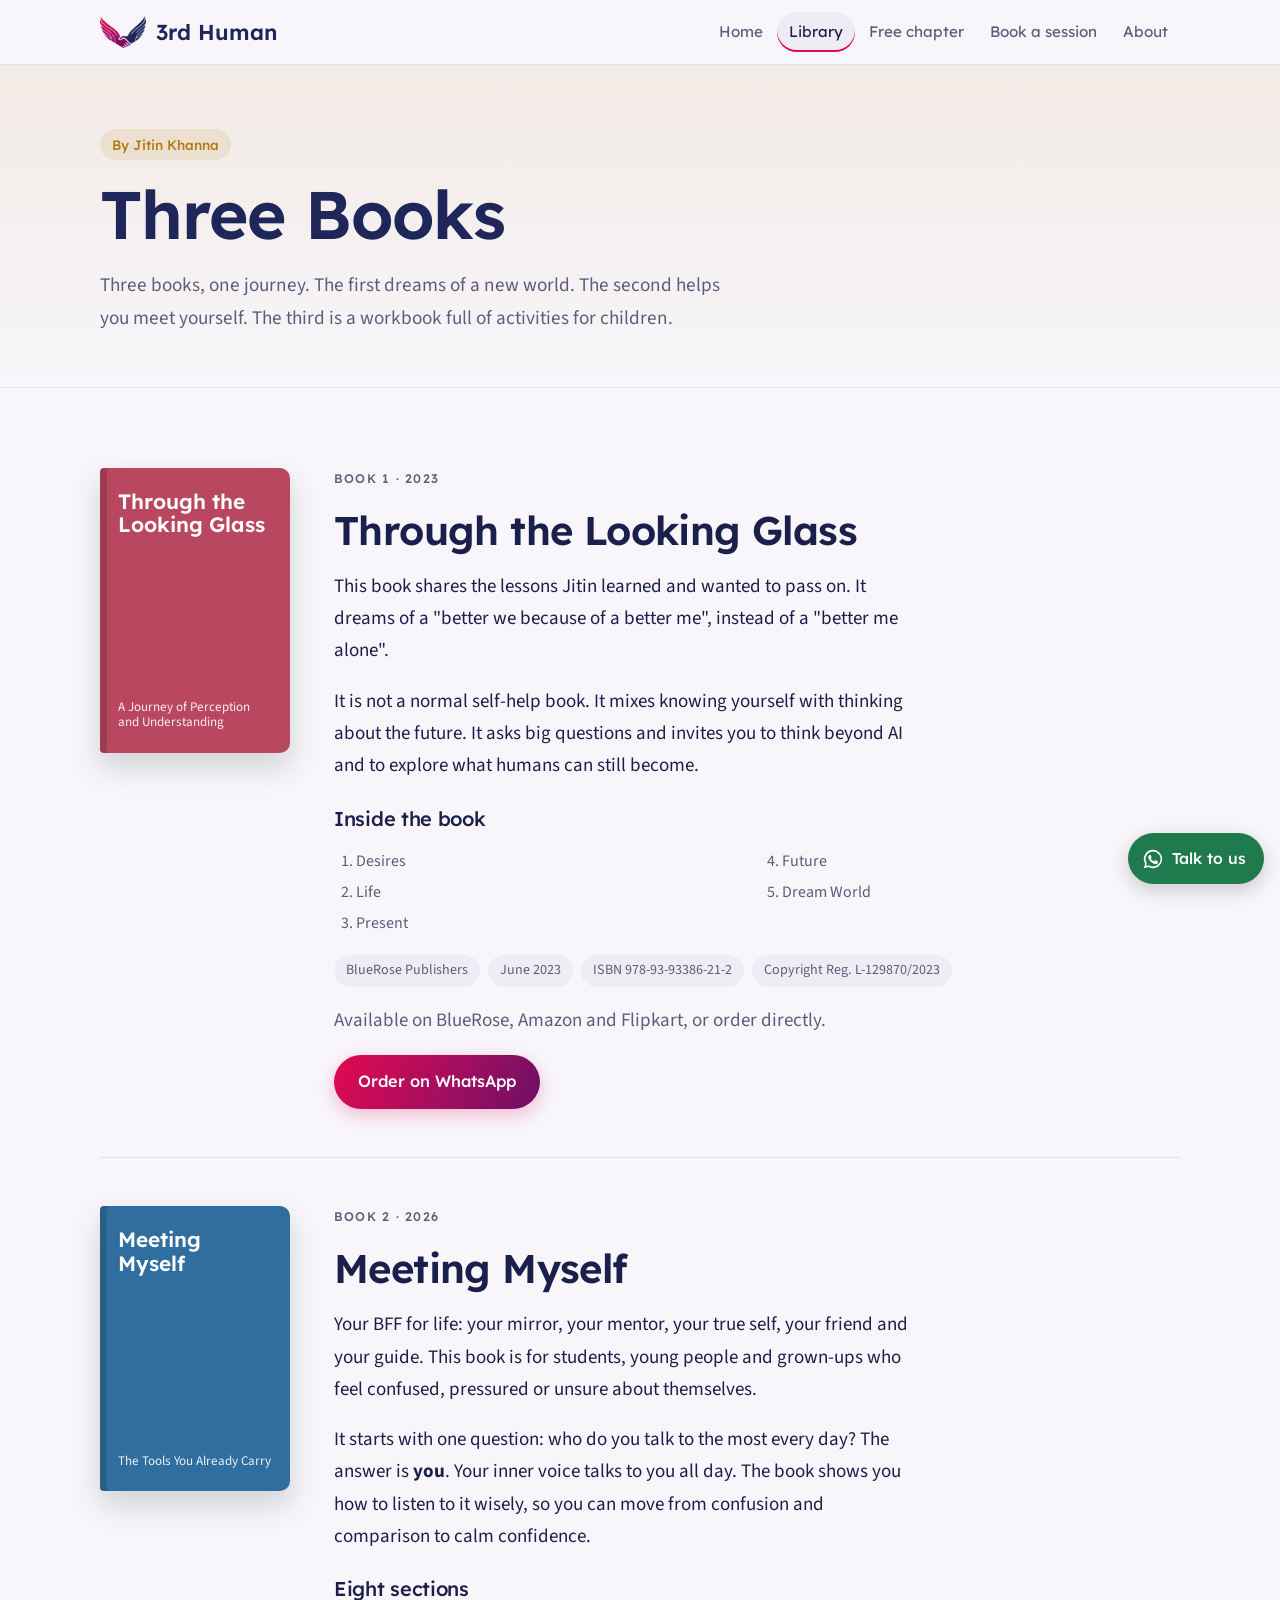
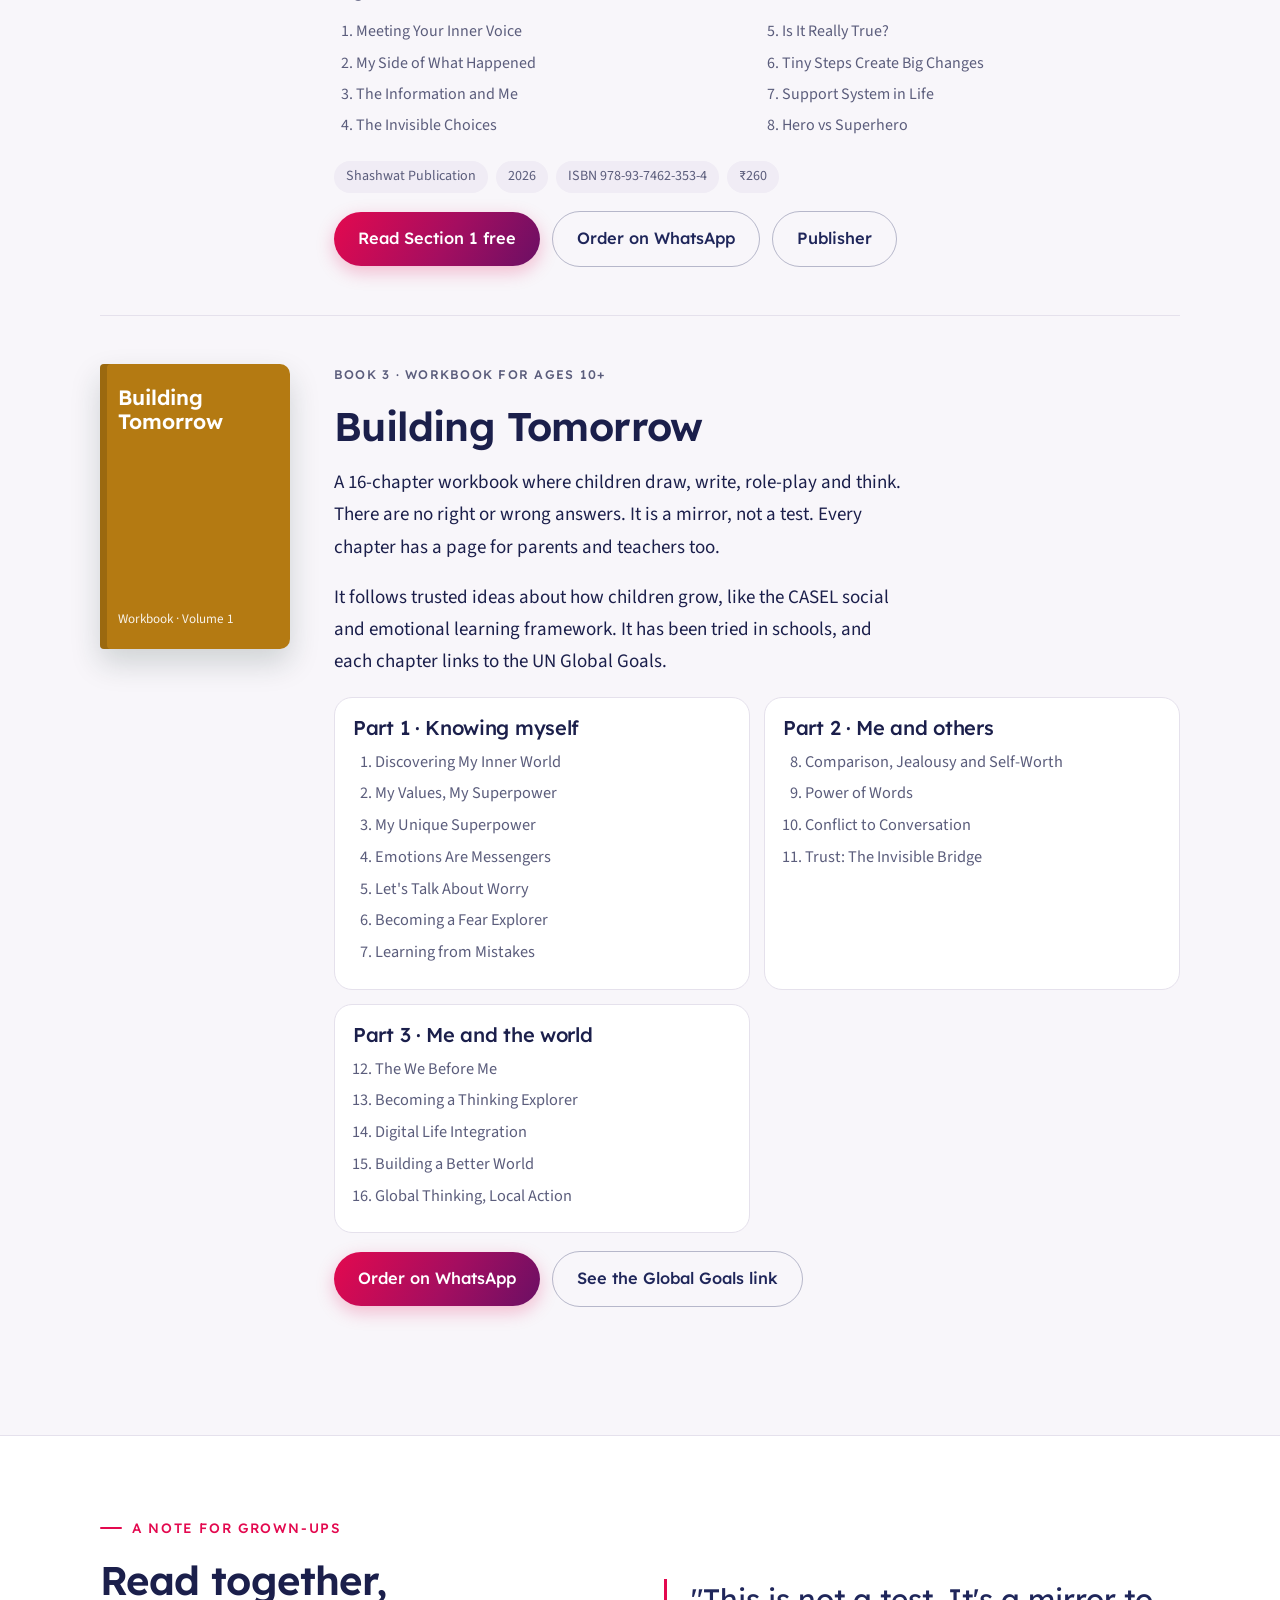
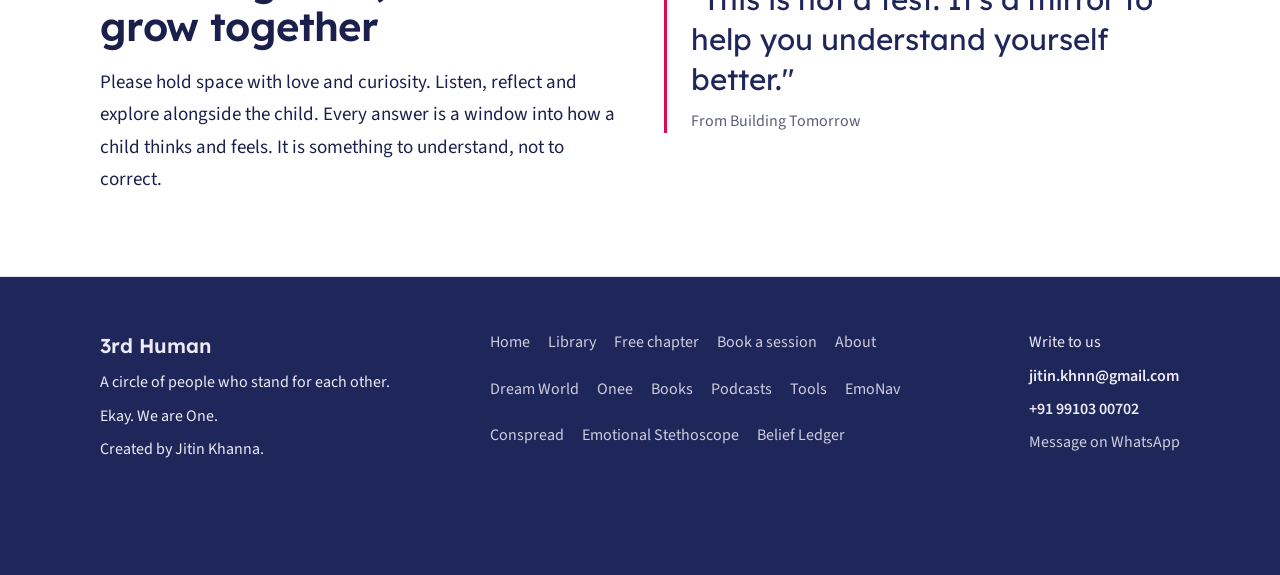
<file: books.html>
<!doctype html>
<html lang="en"><head><meta charset="utf-8"><meta name="viewport" content="width=device-width, initial-scale=1, viewport-fit=cover">
<title>3rd Human Books</title>
<meta name="claude:viewport-fit-sides" content="cover">
<meta name="description" content="Through the Looking Glass, Meeting Myself and Building Tomorrow: three books by Jitin Khanna.">
<meta property="og:title" content="3rd Human Books"><meta property="og:description" content="Through the Looking Glass, Meeting Myself and Building Tomorrow: three books by Jitin Khanna.">
<link rel="preconnect" href="https://fonts.googleapis.com"><link rel="preconnect" href="https://fonts.gstatic.com" crossorigin><link rel="stylesheet" href="https://fonts.googleapis.com/css2?family=Lexend:wght@400;500;600&family=Noto+Sans+Devanagari:wght@500&family=Source+Sans+3:ital,wght@0,400;0,600;1,400&display=swap">
<link rel="stylesheet" href="style.css">
<link rel="icon" href="favicon.svg" type="image/svg+xml">
<style>:root{--accent:var(--sun)}</style></head>
<body>
<header class="site"><div class="wrap"><a class="logo" href="index.html"><img class="mark" src="img/logo-mark.png" alt="" width="240" height="165"><span>3rd Human</span></a><nav class="main" aria-label="Main"><a href="index.html">Home</a><a href="library.html" aria-current="page">Library</a><a href="free-chapter.html">Free chapter</a><a href="sessions.html">Book a session</a><a href="about.html">About</a></nav></div></header>
<main>
<section class="pagehead"><div class="wrap stack"><span class="badge">By Jitin Khanna</span><h1>Three Books</h1>
<p class="lead">Three books, one journey. The first dreams of a new world. The second helps you meet yourself. The third is a workbook full of activities for children.</p></div></section>

<section><div class="wrap">
 <article class="book" id="looking-glass"><div class="cover" style="--c:var(--rose)">Through the Looking Glass<small>A Journey of Perception and Understanding</small></div>
 <div class="stack"><span class="tag">Book 1 · 2023</span><h2>Through the Looking Glass</h2>
 <p>This book shares the lessons Jitin learned and wanted to pass on. It dreams of a "better we because of a better me", instead of a "better me alone".</p>
 <p>It is not a normal self-help book. It mixes knowing yourself with thinking about the future. It asks big questions and invites you to think beyond AI and to explore what humans can still become.</p>
 <h3 style="margin-top:6px">Inside the book</h3>
 <ol class="chapters"><li>Desires</li><li>Life</li><li>Present</li><li>Future</li><li>Dream World</li></ol>
 <div class="facts"><span>BlueRose Publishers</span><span>June 2023</span><span>ISBN 978-93-93386-21-2</span><span>Copyright Reg. L-129870/2023</span></div>
 <p style="color:var(--muted)">Available on BlueRose, Amazon and Flipkart, or order directly.</p>
 <div class="row"><a class="btn" href="https://wa.me/919910300702?text=Hi%20Jitin%2C%20I%20would%20like%20a%20copy%20of%20Through%20the%20Looking%20Glass." target="_blank" rel="noopener">Order on WhatsApp</a></div></div></article>

 <article class="book" id="meeting-myself"><div class="cover" style="--c:var(--blue)">Meeting Myself<small>The Tools You Already Carry</small></div>
 <div class="stack"><span class="tag">Book 2 · 2026</span><h2>Meeting Myself</h2>
 <p>Your BFF for life: your mirror, your mentor, your true self, your friend and your guide. This book is for students, young people and grown-ups who feel confused, pressured or unsure about themselves.</p>
 <p>It starts with one question: who do you talk to the most every day? The answer is <b>you</b>. Your inner voice talks to you all day. The book shows you how to listen to it wisely, so you can move from confusion and comparison to calm confidence.</p>
 <h3 style="margin-top:6px">Eight sections</h3>
 <ol class="chapters"><li>Meeting Your Inner Voice</li><li>My Side of What Happened</li><li>The Information and Me</li><li>The Invisible Choices</li><li>Is It Really True?</li><li>Tiny Steps Create Big Changes</li><li>Support System in Life</li><li>Hero vs Superhero</li></ol>
 <div class="facts"><span>Shashwat Publication</span><span>2026</span><span>ISBN 978-93-7462-353-4</span><span>₹260</span></div>
 <div class="row"><a class="btn" href="free-chapter.html">Read Section 1 free</a><a class="btn ghost" href="https://wa.me/919910300702?text=Hi%20Jitin%2C%20I%20would%20like%20a%20copy%20of%20Meeting%20Myself." target="_blank" rel="noopener">Order on WhatsApp</a><a class="btn ghost" href="https://www.shashwatpublication.com" target="_blank" rel="noopener">Publisher</a></div></div></article>

 <article class="book" id="building-tomorrow"><div class="cover" style="--c:var(--sun)">Building Tomorrow<small>Workbook · Volume 1</small></div>
 <div class="stack"><span class="tag">Book 3 · Workbook for ages 10+</span><h2>Building Tomorrow</h2>
 <p>A 16-chapter workbook where children draw, write, role-play and think. There are no right or wrong answers. It is a mirror, not a test. Every chapter has a page for parents and teachers too.</p>
 <p>It follows trusted ideas about how children grow, like the CASEL social and emotional learning framework. It has been tried in schools, and each chapter links to the UN Global Goals.</p>
 <div class="grid three" style="gap:14px">
  <div class="card" style="--c:var(--sun);padding:18px"><h3>Part 1 · Knowing myself</h3><ol class="chapters" style="columns:1"><li>Discovering My Inner World</li><li>My Values, My Superpower</li><li>My Unique Superpower</li><li>Emotions Are Messengers</li><li>Let's Talk About Worry</li><li>Becoming a Fear Explorer</li><li>Learning from Mistakes</li></ol></div>
  <div class="card" style="--c:var(--sun);padding:18px"><h3>Part 2 · Me and others</h3><ol class="chapters" style="columns:1" start="8"><li>Comparison, Jealousy and Self-Worth</li><li>Power of Words</li><li>Conflict to Conversation</li><li>Trust: The Invisible Bridge</li></ol></div>
  <div class="card" style="--c:var(--sun);padding:18px"><h3>Part 3 · Me and the world</h3><ol class="chapters" style="columns:1" start="12"><li>The We Before Me</li><li>Becoming a Thinking Explorer</li><li>Digital Life Integration</li><li>Building a Better World</li><li>Global Thinking, Local Action</li></ol></div>
 </div>
 <div class="row"><a class="btn" href="https://wa.me/919910300702?text=Hi%20Jitin%2C%20I%20would%20like%20copies%20of%20Building%20Tomorrow." target="_blank" rel="noopener">Order on WhatsApp</a><a class="btn ghost" href="dream-world.html">See the Global Goals link</a></div></div></article>
</div></section>

<section class="band"><div class="wrap split">
 <div class="stack"><span class="eyebrow">A note for grown-ups</span><h2>Read together, grow together</h2>
 <p>Please hold space with love and curiosity. Listen, reflect and explore alongside the child. Every answer is a window into how a child thinks and feels. It is something to understand, not to correct.</p></div>
 <blockquote class="quote">"This is not a test. It's a mirror to help you understand yourself better."<cite>From Building Tomorrow</cite></blockquote>
</div></section>
</main>
<footer class="site"><div class="wrap">
<div class="stack" style="gap:6px"><strong>3rd Human</strong><span>A circle of people who stand for each other.</span><span>Ekay. We are One.</span><span>Created by Jitin Khanna.</span></div>
<nav aria-label="Footer"><a href="index.html">Home</a><a href="library.html">Library</a><a href="free-chapter.html">Free chapter</a><a href="sessions.html">Book a session</a><a href="about.html">About</a><a href="dream-world.html">Dream World</a><a href="onee.html">Onee</a><a href="books.html">Books</a><a href="podcasts.html">Podcasts</a><a href="tools.html">Tools</a><a href="emonav.html">EmoNav</a><a href="conspread.html">Conspread</a><a href="stethoscope.html">Emotional Stethoscope</a><a href="belief-ledger.html">Belief Ledger</a></nav>
<div class="stack" style="gap:6px"><span>Write to us</span><span class="contact">jitin.khnn@gmail.com</span><span class="contact">+91 99103 00702</span><a href="https://wa.me/919910300702?text=Hi%20Jitin%2C%20I%20found%203rd%20Human%20and%20would%20like%20to%20talk." target="_blank" rel="noopener">Message on WhatsApp</a></div>
</div></footer>
<a class="wa-float" href="https://wa.me/919910300702?text=Hi%20Jitin%2C%20I%20found%203rd%20Human%20and%20would%20like%20to%20talk." target="_blank" rel="noopener" aria-label="Message Jitin on WhatsApp"><svg viewBox="0 0 24 24" aria-hidden="true"><path fill="currentColor" d="M12 2a10 10 0 0 0-8.6 15.1L2 22l5-1.3A10 10 0 1 0 12 2Zm0 18.2a8.2 8.2 0 0 1-4.2-1.2l-.3-.2-3 .8.8-2.9-.2-.3A8.2 8.2 0 1 1 12 20.2Zm4.5-6.1c-.2-.1-1.5-.7-1.7-.8-.2-.1-.4-.1-.6.1l-.8 1c-.1.2-.3.2-.5.1a6.7 6.7 0 0 1-3.3-2.9c-.3-.4.3-.4.7-1.3.1-.2 0-.3 0-.4l-.8-1.8c-.2-.5-.4-.4-.6-.4h-.5a1 1 0 0 0-.7.3 3 3 0 0 0-.9 2.2 5.2 5.2 0 0 0 1.1 2.7 11.8 11.8 0 0 0 4.5 4c1.7.7 2.3.8 3.2.6.5-.1 1.5-.6 1.7-1.2.2-.6.2-1.1.2-1.2-.1-.1-.3-.2-.5-.3Z"/></svg><span>Talk to us</span></a>
</body></html>
</file>
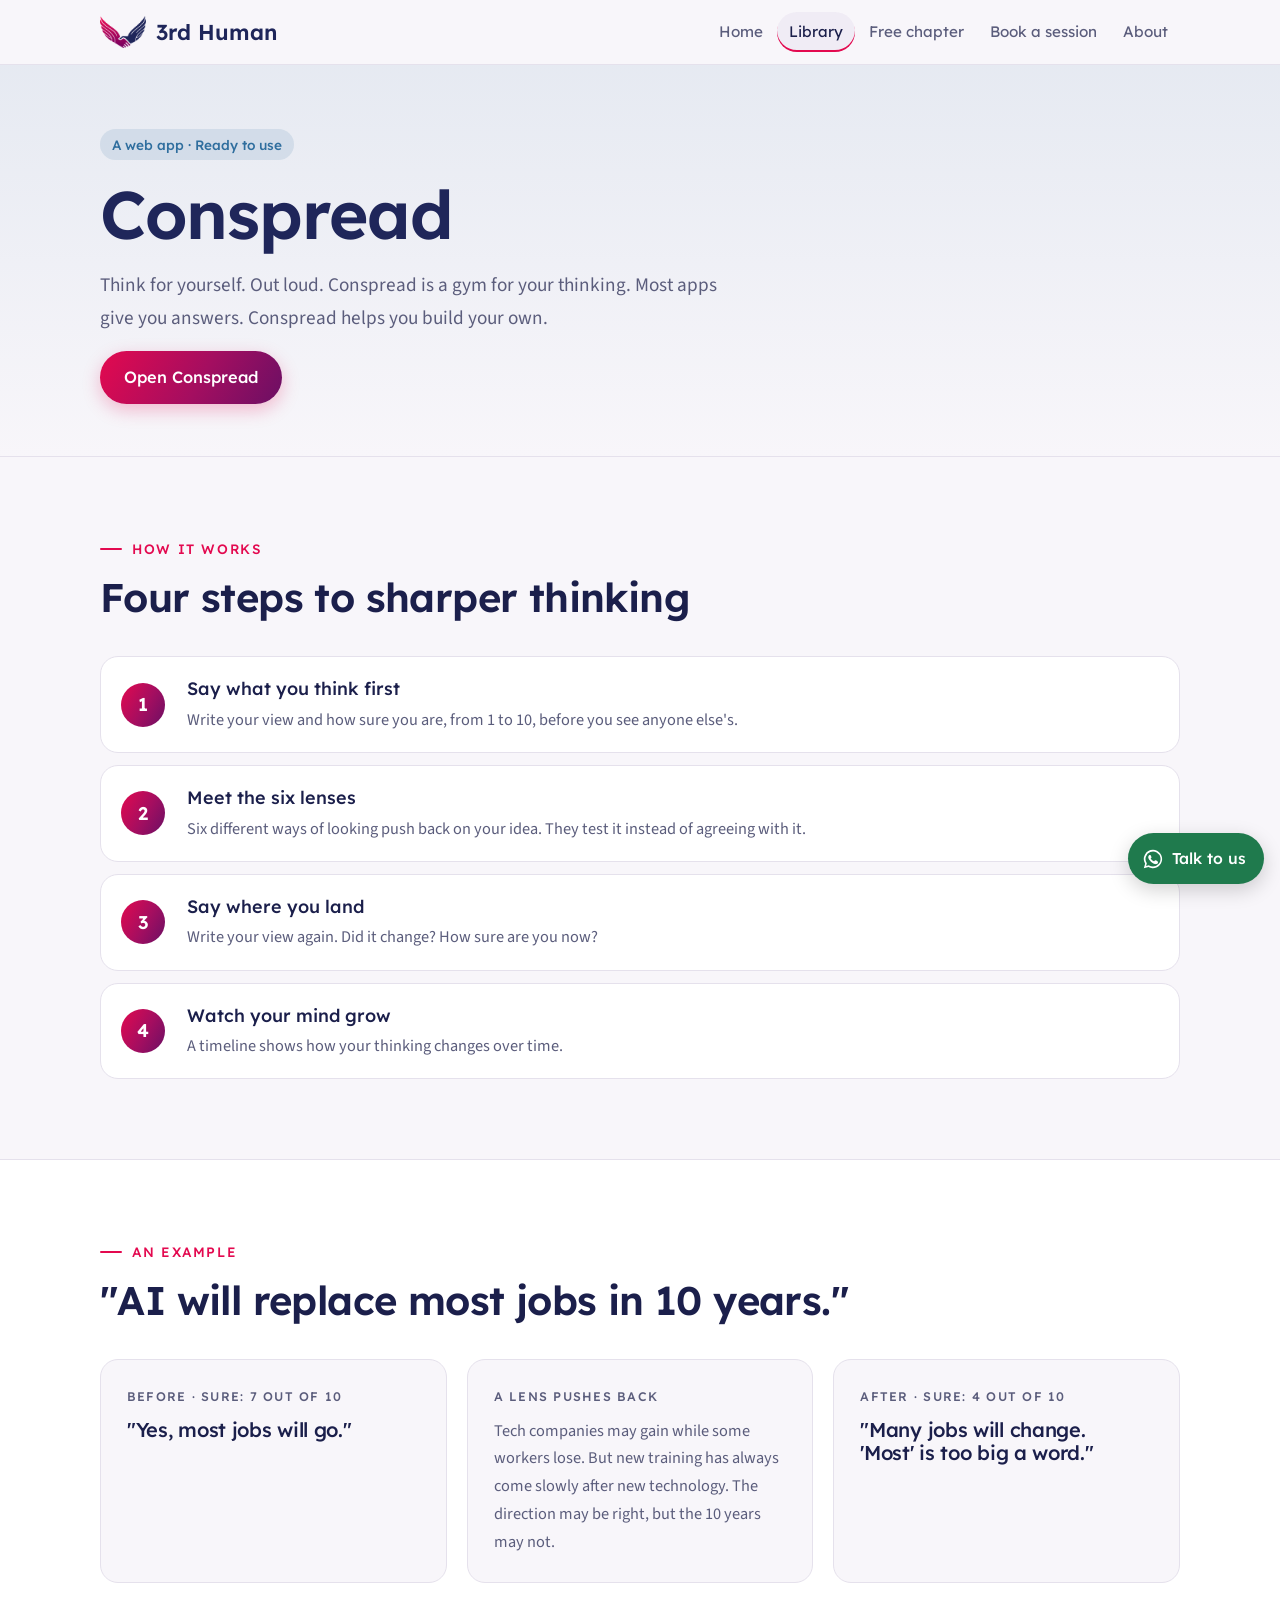
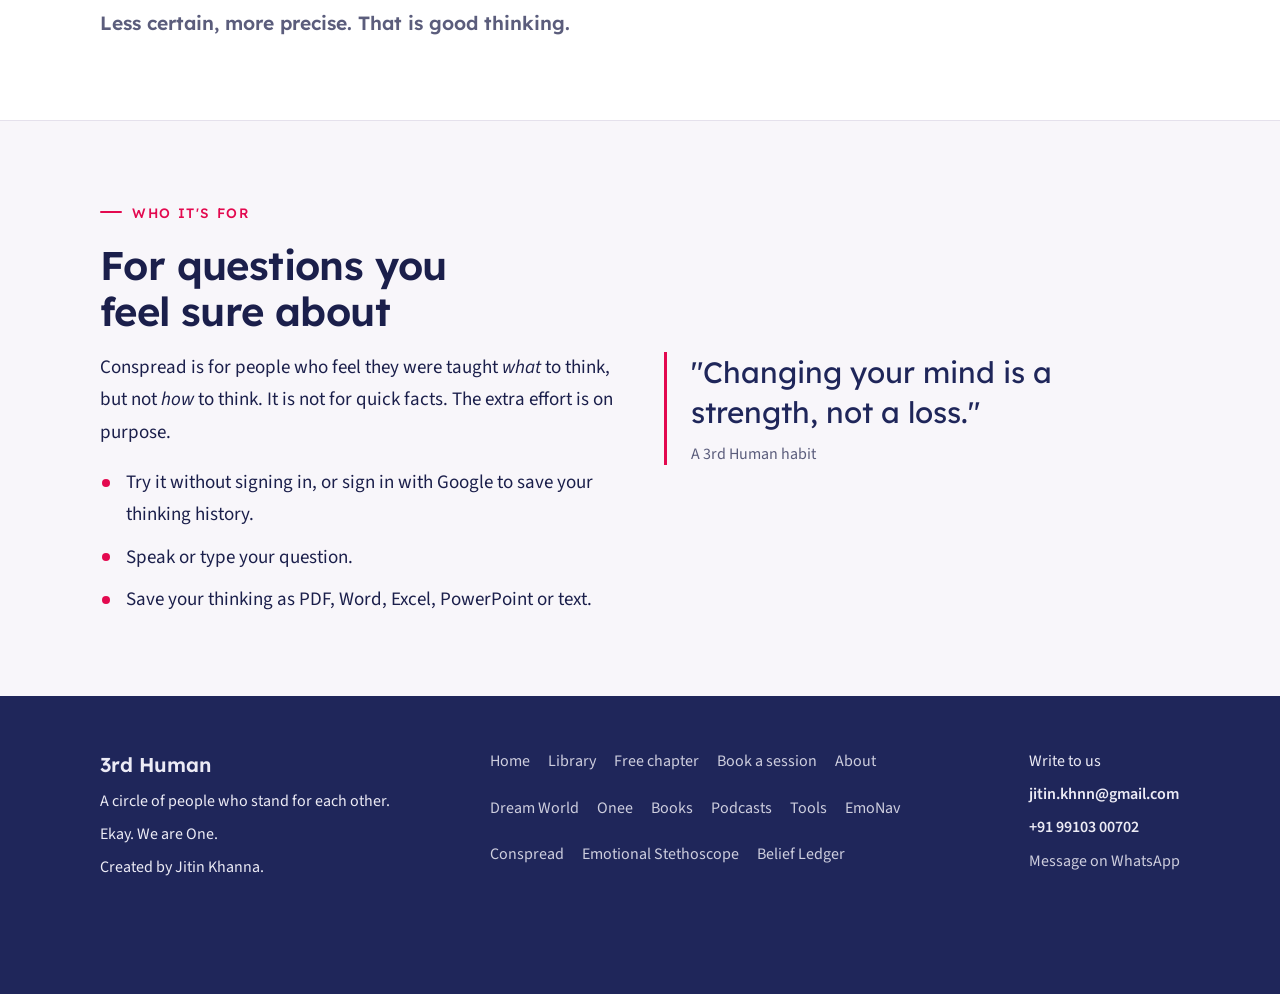
<file: conspread.html>
<!doctype html>
<html lang="en"><head><meta charset="utf-8"><meta name="viewport" content="width=device-width, initial-scale=1, viewport-fit=cover">
<title>Conspread</title>
<meta name="claude:viewport-fit-sides" content="cover">
<meta name="description" content="Conspread: think for yourself, out loud. A thinking gym where six lenses challenge your view.">
<meta property="og:title" content="Conspread"><meta property="og:description" content="Conspread: think for yourself, out loud. A thinking gym where six lenses challenge your view.">
<link rel="preconnect" href="https://fonts.googleapis.com"><link rel="preconnect" href="https://fonts.gstatic.com" crossorigin><link rel="stylesheet" href="https://fonts.googleapis.com/css2?family=Lexend:wght@400;500;600&family=Noto+Sans+Devanagari:wght@500&family=Source+Sans+3:ital,wght@0,400;0,600;1,400&display=swap">
<link rel="stylesheet" href="style.css">
<link rel="icon" href="favicon.svg" type="image/svg+xml">
<style>:root{--accent:var(--blue)}</style></head>
<body>
<header class="site"><div class="wrap"><a class="logo" href="index.html"><img class="mark" src="img/logo-mark.png" alt="" width="240" height="165"><span>3rd Human</span></a><nav class="main" aria-label="Main"><a href="index.html">Home</a><a href="library.html" aria-current="page">Library</a><a href="free-chapter.html">Free chapter</a><a href="sessions.html">Book a session</a><a href="about.html">About</a></nav></div></header>
<main>
<section class="pagehead"><div class="wrap stack"><span class="badge">A web app · Ready to use</span><h1>Conspread</h1>
<p class="lead">Think for yourself. Out loud. Conspread is a gym for your thinking. Most apps give you answers. Conspread helps you build your own.</p>
<div class="row"><a class="btn" href="https://conspread.pages.dev/" target="_blank" rel="noopener">Open Conspread</a></div></div></section>

<section><div class="wrap">
 <div class="sechead"><span class="eyebrow">How it works</span><h2>Four steps to sharper thinking</h2></div>
 <ol class="steps">
  <li><div><b>Say what you think first</b><span>Write your view and how sure you are, from 1 to 10, before you see anyone else's.</span></div></li>
  <li><div><b>Meet the six lenses</b><span>Six different ways of looking push back on your idea. They test it instead of agreeing with it.</span></div></li>
  <li><div><b>Say where you land</b><span>Write your view again. Did it change? How sure are you now?</span></div></li>
  <li><div><b>Watch your mind grow</b><span>A timeline shows how your thinking changes over time.</span></div></li>
 </ol>
</div></section>

<section class="band"><div class="wrap">
 <div class="sechead"><span class="eyebrow">An example</span><h2>"AI will replace most jobs in 10 years."</h2></div>
 <div class="grid three">
  <div class="card" style="--c:var(--rose)"><span class="tag">Before · sure: 7 out of 10</span><h3>"Yes, most jobs will go."</h3></div>
  <div class="card" style="--c:var(--sun)"><span class="tag">A lens pushes back</span><p>Tech companies may gain while some workers lose. But new training has always come slowly after new technology. The direction may be right, but the 10 years may not.</p></div>
  <div class="card" style="--c:var(--green)"><span class="tag">After · sure: 4 out of 10</span><h3>"Many jobs will change. 'Most' is too big a word."</h3></div>
 </div>
 <p class="lead" style="margin-top:24px;font-family:var(--f-display);font-weight:600">Less certain, more precise. That is good thinking.</p>
</div></section>

<section><div class="wrap split">
 <div class="stack"><span class="eyebrow">Who it's for</span><h2>For questions you feel sure about</h2>
 <p>Conspread is for people who feel they were taught <i>what</i> to think, but not <i>how</i> to think. It is not for quick facts. The extra effort is on purpose.</p>
 <ul class="ticks"><li>Try it without signing in, or sign in with Google to save your thinking history.</li><li>Speak or type your question.</li><li>Save your thinking as PDF, Word, Excel, PowerPoint or text.</li></ul></div>
 <blockquote class="quote">"Changing your mind is a strength, not a loss."<cite>A 3rd Human habit</cite></blockquote>
</div></section>
</main>
<footer class="site"><div class="wrap">
<div class="stack" style="gap:6px"><strong>3rd Human</strong><span>A circle of people who stand for each other.</span><span>Ekay. We are One.</span><span>Created by Jitin Khanna.</span></div>
<nav aria-label="Footer"><a href="index.html">Home</a><a href="library.html">Library</a><a href="free-chapter.html">Free chapter</a><a href="sessions.html">Book a session</a><a href="about.html">About</a><a href="dream-world.html">Dream World</a><a href="onee.html">Onee</a><a href="books.html">Books</a><a href="podcasts.html">Podcasts</a><a href="tools.html">Tools</a><a href="emonav.html">EmoNav</a><a href="conspread.html">Conspread</a><a href="stethoscope.html">Emotional Stethoscope</a><a href="belief-ledger.html">Belief Ledger</a></nav>
<div class="stack" style="gap:6px"><span>Write to us</span><span class="contact">jitin.khnn@gmail.com</span><span class="contact">+91 99103 00702</span><a href="https://wa.me/919910300702?text=Hi%20Jitin%2C%20I%20found%203rd%20Human%20and%20would%20like%20to%20talk." target="_blank" rel="noopener">Message on WhatsApp</a></div>
</div></footer>
<a class="wa-float" href="https://wa.me/919910300702?text=Hi%20Jitin%2C%20I%20found%203rd%20Human%20and%20would%20like%20to%20talk." target="_blank" rel="noopener" aria-label="Message Jitin on WhatsApp"><svg viewBox="0 0 24 24" aria-hidden="true"><path fill="currentColor" d="M12 2a10 10 0 0 0-8.6 15.1L2 22l5-1.3A10 10 0 1 0 12 2Zm0 18.2a8.2 8.2 0 0 1-4.2-1.2l-.3-.2-3 .8.8-2.9-.2-.3A8.2 8.2 0 1 1 12 20.2Zm4.5-6.1c-.2-.1-1.5-.7-1.7-.8-.2-.1-.4-.1-.6.1l-.8 1c-.1.2-.3.2-.5.1a6.7 6.7 0 0 1-3.3-2.9c-.3-.4.3-.4.7-1.3.1-.2 0-.3 0-.4l-.8-1.8c-.2-.5-.4-.4-.6-.4h-.5a1 1 0 0 0-.7.3 3 3 0 0 0-.9 2.2 5.2 5.2 0 0 0 1.1 2.7 11.8 11.8 0 0 0 4.5 4c1.7.7 2.3.8 3.2.6.5-.1 1.5-.6 1.7-1.2.2-.6.2-1.1.2-1.2-.1-.1-.3-.2-.5-.3Z"/></svg><span>Talk to us</span></a>
</body></html>
</file>
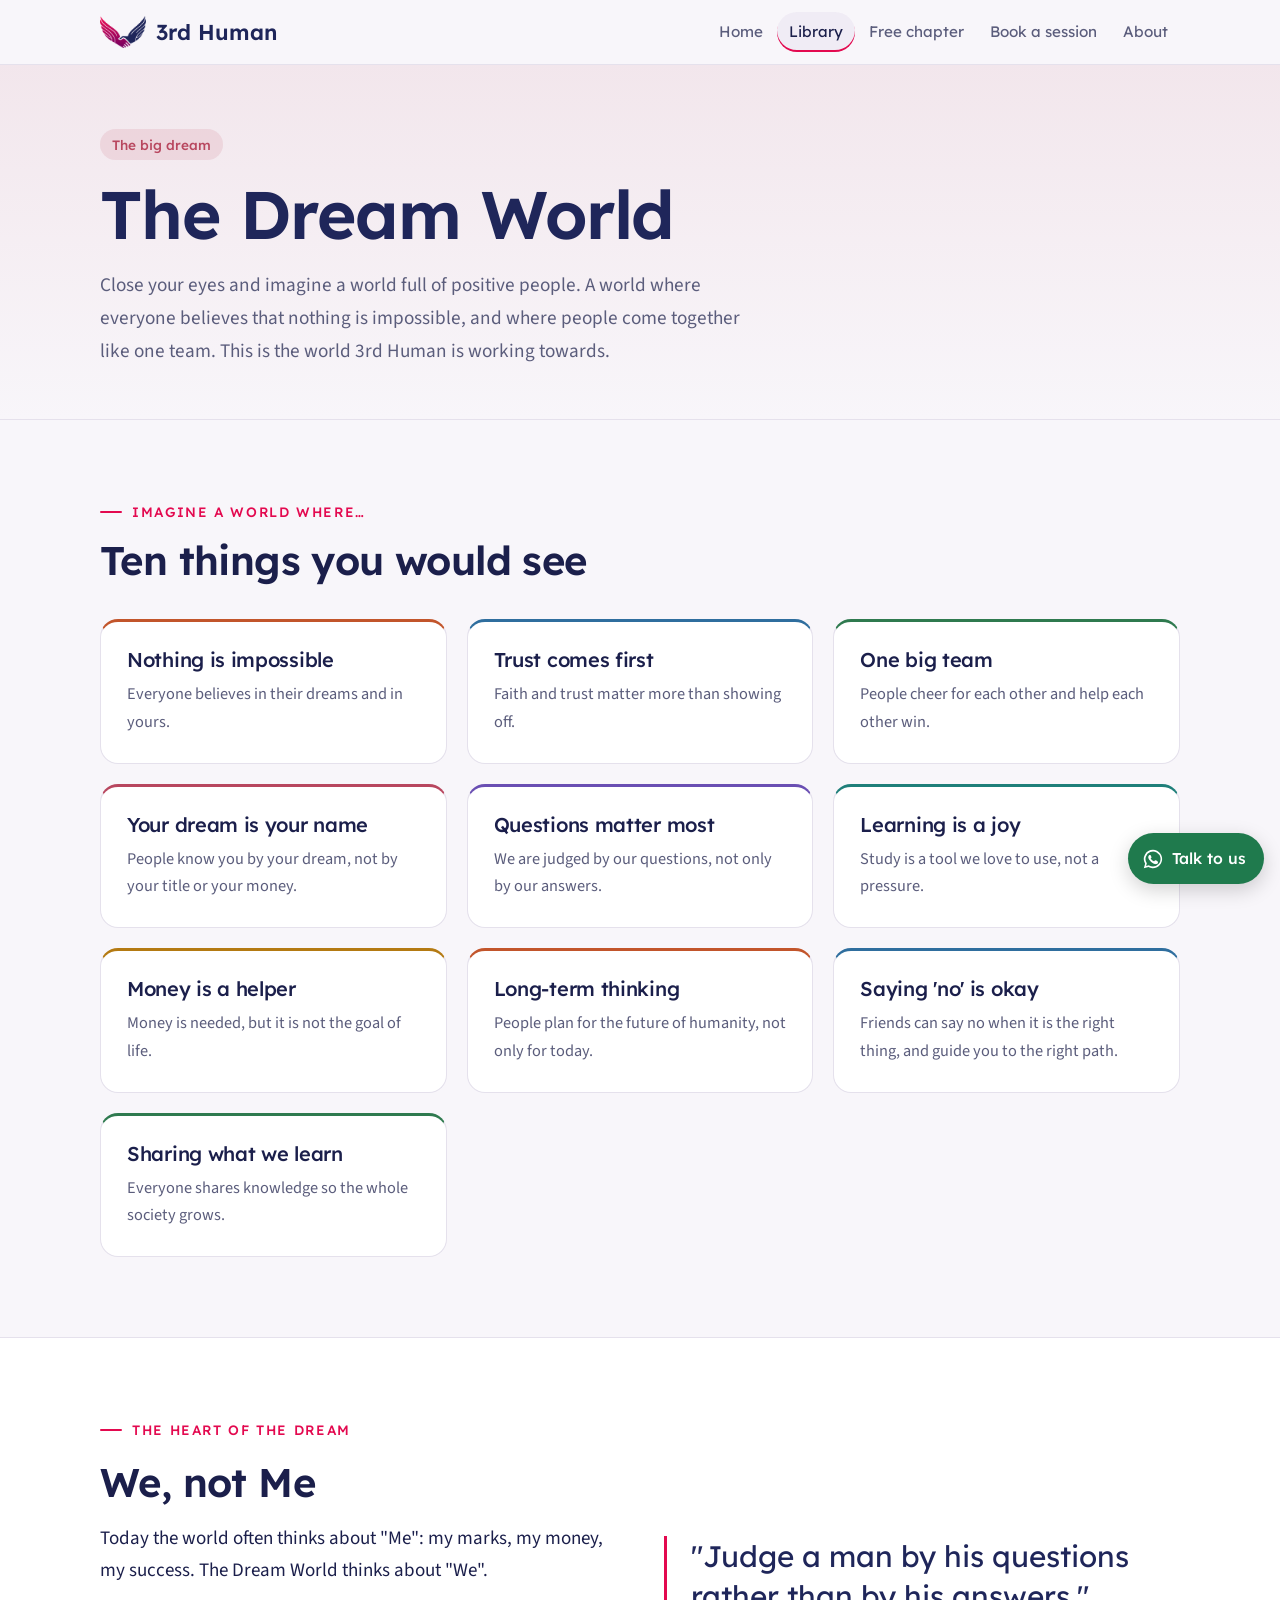
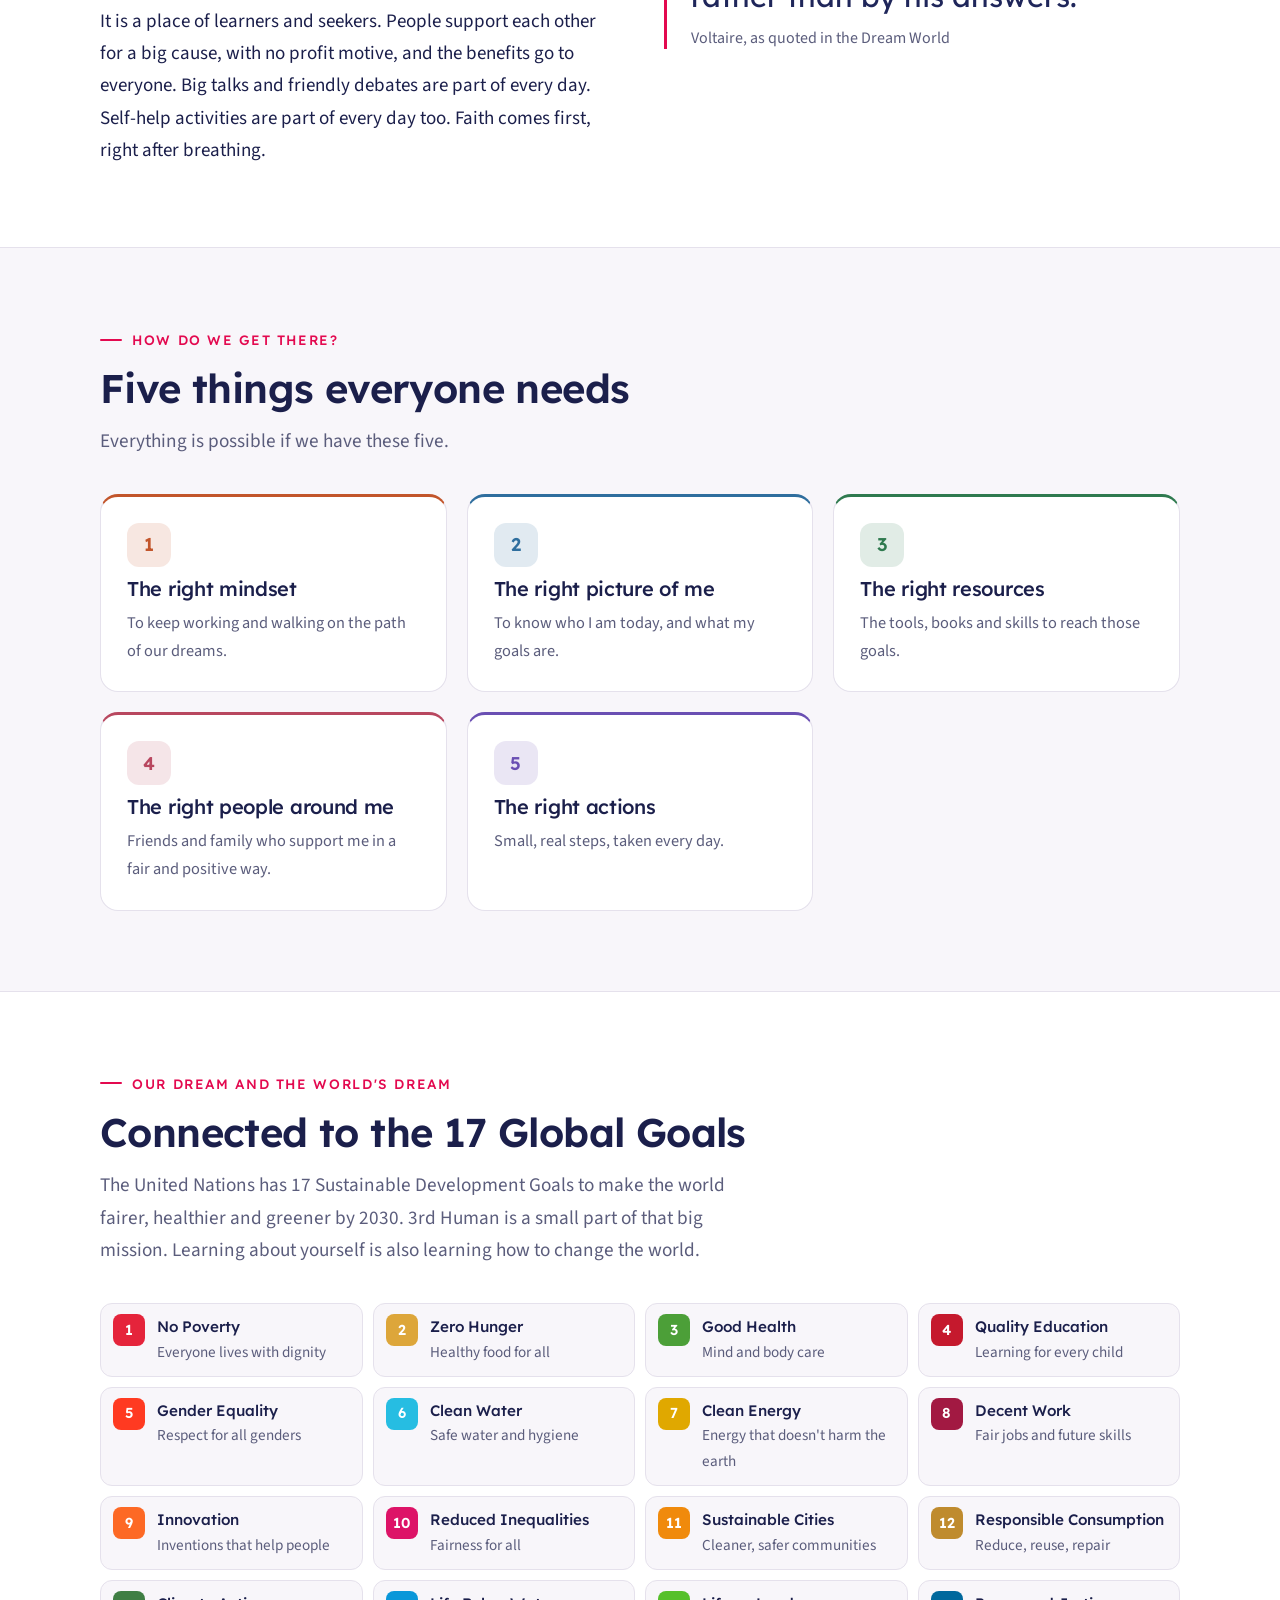
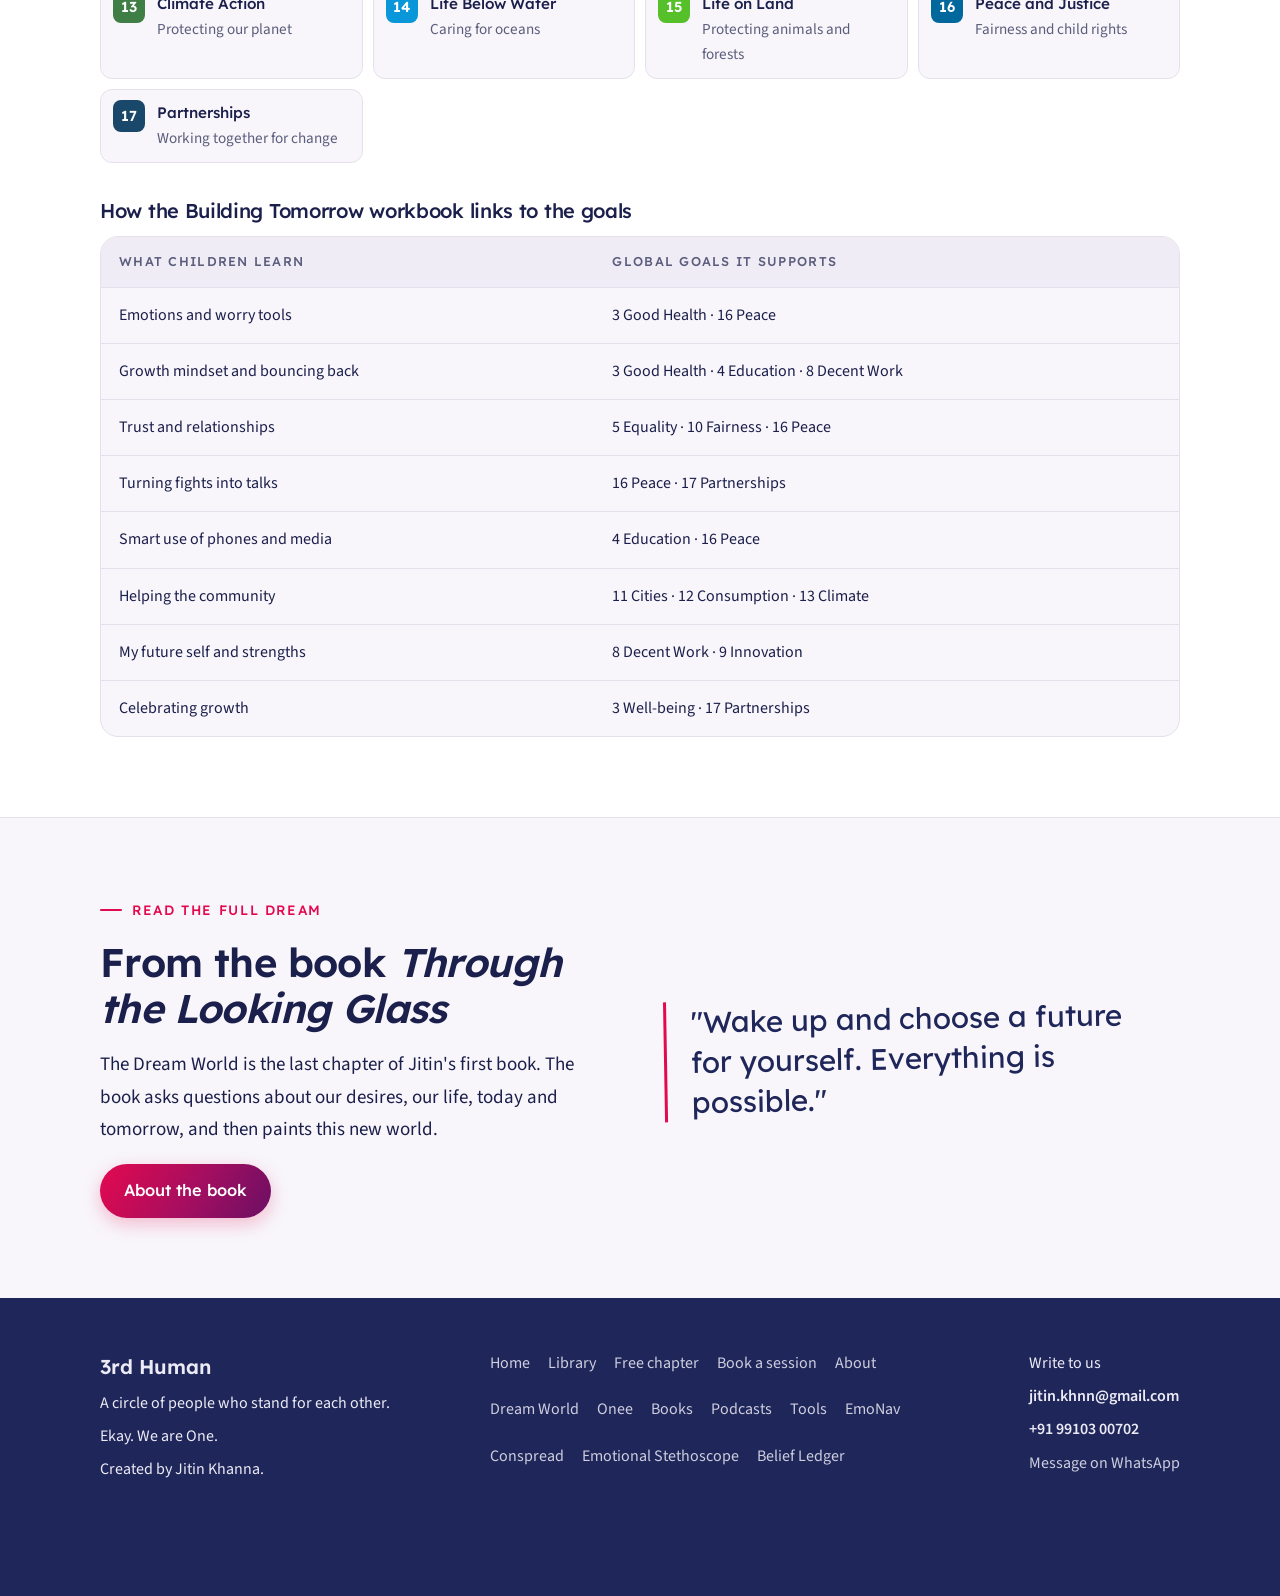
<file: dream-world.html>
<!doctype html>
<html lang="en"><head><meta charset="utf-8"><meta name="viewport" content="width=device-width, initial-scale=1, viewport-fit=cover">
<title>Dream World</title>
<meta name="claude:viewport-fit-sides" content="cover">
<meta name="description" content="The Dream World: a future where trust comes first, dreams are our identity, and we think about We before Me.">
<meta property="og:title" content="Dream World"><meta property="og:description" content="The Dream World: a future where trust comes first, dreams are our identity, and we think about We before Me.">
<link rel="preconnect" href="https://fonts.googleapis.com"><link rel="preconnect" href="https://fonts.gstatic.com" crossorigin><link rel="stylesheet" href="https://fonts.googleapis.com/css2?family=Lexend:wght@400;500;600&family=Noto+Sans+Devanagari:wght@500&family=Source+Sans+3:ital,wght@0,400;0,600;1,400&display=swap">
<link rel="stylesheet" href="style.css">
<link rel="icon" href="favicon.svg" type="image/svg+xml">
<style>:root{--accent:var(--rose)}</style></head>
<body>
<header class="site"><div class="wrap"><a class="logo" href="index.html"><img class="mark" src="img/logo-mark.png" alt="" width="240" height="165"><span>3rd Human</span></a><nav class="main" aria-label="Main"><a href="index.html">Home</a><a href="library.html" aria-current="page">Library</a><a href="free-chapter.html">Free chapter</a><a href="sessions.html">Book a session</a><a href="about.html">About</a></nav></div></header>
<main>
<section class="pagehead"><div class="wrap stack"><span class="badge">The big dream</span><h1>The Dream World</h1>
<p class="lead">Close your eyes and imagine a world full of positive people. A world where everyone believes that nothing is impossible, and where people come together like one team. This is the world 3rd Human is working towards.</p></div></section>

<section><div class="wrap">
 <div class="sechead"><span class="eyebrow">Imagine a world where…</span><h2>Ten things you would see</h2></div>
 <div class="grid tilt">
  <div class="card" style="--c:var(--orange)"><h3>Nothing is impossible</h3><p>Everyone believes in their dreams and in yours.</p></div>
  <div class="card" style="--c:var(--blue)"><h3>Trust comes first</h3><p>Faith and trust matter more than showing off.</p></div>
  <div class="card" style="--c:var(--green)"><h3>One big team</h3><p>People cheer for each other and help each other win.</p></div>
  <div class="card" style="--c:var(--rose)"><h3>Your dream is your name</h3><p>People know you by your dream, not by your title or your money.</p></div>
  <div class="card" style="--c:var(--grape)"><h3>Questions matter most</h3><p>We are judged by our questions, not only by our answers.</p></div>
  <div class="card" style="--c:var(--teal)"><h3>Learning is a joy</h3><p>Study is a tool we love to use, not a pressure.</p></div>
  <div class="card" style="--c:var(--sun)"><h3>Money is a helper</h3><p>Money is needed, but it is not the goal of life.</p></div>
  <div class="card" style="--c:var(--orange)"><h3>Long-term thinking</h3><p>People plan for the future of humanity, not only for today.</p></div>
  <div class="card" style="--c:var(--blue)"><h3>Saying 'no' is okay</h3><p>Friends can say no when it is the right thing, and guide you to the right path.</p></div>
  <div class="card" style="--c:var(--green)"><h3>Sharing what we learn</h3><p>Everyone shares knowledge so the whole society grows.</p></div>
 </div>
</div></section>

<section class="band"><div class="wrap split">
 <div class="stack"><span class="eyebrow">The heart of the dream</span><h2>We, not Me</h2>
 <p>Today the world often thinks about "Me": my marks, my money, my success. The Dream World thinks about "We".</p>
 <p>It is a place of learners and seekers. People support each other for a big cause, with no profit motive, and the benefits go to everyone. Big talks and friendly debates are part of every day. Self-help activities are part of every day too. Faith comes first, right after breathing.</p></div>
 <blockquote class="quote">"Judge a man by his questions rather than by his answers."<cite>Voltaire, as quoted in the Dream World</cite></blockquote>
</div></section>

<section><div class="wrap">
 <div class="sechead"><span class="eyebrow">How do we get there?</span><h2>Five things everyone needs</h2><p class="lead">Everything is possible if we have these five.</p></div>
 <div class="grid tilt">
  <div class="card" style="--c:var(--orange)"><span class="dot" aria-hidden="true">1</span><h3>The right mindset</h3><p>To keep working and walking on the path of our dreams.</p></div>
  <div class="card" style="--c:var(--blue)"><span class="dot" aria-hidden="true">2</span><h3>The right picture of me</h3><p>To know who I am today, and what my goals are.</p></div>
  <div class="card" style="--c:var(--green)"><span class="dot" aria-hidden="true">3</span><h3>The right resources</h3><p>The tools, books and skills to reach those goals.</p></div>
  <div class="card" style="--c:var(--rose)"><span class="dot" aria-hidden="true">4</span><h3>The right people around me</h3><p>Friends and family who support me in a fair and positive way.</p></div>
  <div class="card" style="--c:var(--grape)"><span class="dot" aria-hidden="true">5</span><h3>The right actions</h3><p>Small, real steps, taken every day.</p></div>
 </div>
</div></section>

<section class="band"><div class="wrap">
 <div class="sechead"><span class="eyebrow">Our dream and the world's dream</span><h2>Connected to the 17 Global Goals</h2><p class="lead">The United Nations has 17 Sustainable Development Goals to make the world fairer, healthier and greener by 2030. 3rd Human is a small part of that big mission. Learning about yourself is also learning how to change the world.</p></div>
 <div class="sdgs"><div class="sdg" style="--c:#E5243B"><b>1</b><span><strong>No Poverty</strong>Everyone lives with dignity</span></div><div class="sdg" style="--c:#DDA63A"><b>2</b><span><strong>Zero Hunger</strong>Healthy food for all</span></div><div class="sdg" style="--c:#4C9F38"><b>3</b><span><strong>Good Health</strong>Mind and body care</span></div><div class="sdg" style="--c:#C5192D"><b>4</b><span><strong>Quality Education</strong>Learning for every child</span></div><div class="sdg" style="--c:#FF3A21"><b>5</b><span><strong>Gender Equality</strong>Respect for all genders</span></div><div class="sdg" style="--c:#26BDE2"><b>6</b><span><strong>Clean Water</strong>Safe water and hygiene</span></div><div class="sdg" style="--c:#E0A800"><b>7</b><span><strong>Clean Energy</strong>Energy that doesn't harm the earth</span></div><div class="sdg" style="--c:#A21942"><b>8</b><span><strong>Decent Work</strong>Fair jobs and future skills</span></div><div class="sdg" style="--c:#FD6925"><b>9</b><span><strong>Innovation</strong>Inventions that help people</span></div><div class="sdg" style="--c:#DD1367"><b>10</b><span><strong>Reduced Inequalities</strong>Fairness for all</span></div><div class="sdg" style="--c:#F08A0C"><b>11</b><span><strong>Sustainable Cities</strong>Cleaner, safer communities</span></div><div class="sdg" style="--c:#BF8B2E"><b>12</b><span><strong>Responsible Consumption</strong>Reduce, reuse, repair</span></div><div class="sdg" style="--c:#3F7E44"><b>13</b><span><strong>Climate Action</strong>Protecting our planet</span></div><div class="sdg" style="--c:#0A97D9"><b>14</b><span><strong>Life Below Water</strong>Caring for oceans</span></div><div class="sdg" style="--c:#56C02B"><b>15</b><span><strong>Life on Land</strong>Protecting animals and forests</span></div><div class="sdg" style="--c:#00689D"><b>16</b><span><strong>Peace and Justice</strong>Fairness and child rights</span></div><div class="sdg" style="--c:#19486A"><b>17</b><span><strong>Partnerships</strong>Working together for change</span></div></div>
 <div class="stack" style="margin-top:36px;gap:14px"><h3>How the Building Tomorrow workbook links to the goals</h3>
 <div class="tablebox" style="--accent:var(--green)"><table>
  <thead><tr><th>What children learn</th><th>Global Goals it supports</th></tr></thead>
  <tbody>
   <tr><td>Emotions and worry tools</td><td>3 Good Health · 16 Peace</td></tr>
   <tr><td>Growth mindset and bouncing back</td><td>3 Good Health · 4 Education · 8 Decent Work</td></tr>
   <tr><td>Trust and relationships</td><td>5 Equality · 10 Fairness · 16 Peace</td></tr>
   <tr><td>Turning fights into talks</td><td>16 Peace · 17 Partnerships</td></tr>
   <tr><td>Smart use of phones and media</td><td>4 Education · 16 Peace</td></tr>
   <tr><td>Helping the community</td><td>11 Cities · 12 Consumption · 13 Climate</td></tr>
   <tr><td>My future self and strengths</td><td>8 Decent Work · 9 Innovation</td></tr>
   <tr><td>Celebrating growth</td><td>3 Well-being · 17 Partnerships</td></tr>
  </tbody></table></div></div>
</div></section>

<section><div class="wrap split">
 <div class="stack"><span class="eyebrow">Read the full dream</span><h2>From the book <i>Through the Looking Glass</i></h2>
 <p>The Dream World is the last chapter of Jitin's first book. The book asks questions about our desires, our life, today and tomorrow, and then paints this new world.</p>
 <div class="row"><a class="btn" href="books.html#looking-glass">About the book</a></div></div>
 <p class="quote" style="transform:rotate(-1deg)">"Wake up and choose a future for yourself. Everything is possible."</p>
</div></section>
</main>
<footer class="site"><div class="wrap">
<div class="stack" style="gap:6px"><strong>3rd Human</strong><span>A circle of people who stand for each other.</span><span>Ekay. We are One.</span><span>Created by Jitin Khanna.</span></div>
<nav aria-label="Footer"><a href="index.html">Home</a><a href="library.html">Library</a><a href="free-chapter.html">Free chapter</a><a href="sessions.html">Book a session</a><a href="about.html">About</a><a href="dream-world.html">Dream World</a><a href="onee.html">Onee</a><a href="books.html">Books</a><a href="podcasts.html">Podcasts</a><a href="tools.html">Tools</a><a href="emonav.html">EmoNav</a><a href="conspread.html">Conspread</a><a href="stethoscope.html">Emotional Stethoscope</a><a href="belief-ledger.html">Belief Ledger</a></nav>
<div class="stack" style="gap:6px"><span>Write to us</span><span class="contact">jitin.khnn@gmail.com</span><span class="contact">+91 99103 00702</span><a href="https://wa.me/919910300702?text=Hi%20Jitin%2C%20I%20found%203rd%20Human%20and%20would%20like%20to%20talk." target="_blank" rel="noopener">Message on WhatsApp</a></div>
</div></footer>
<a class="wa-float" href="https://wa.me/919910300702?text=Hi%20Jitin%2C%20I%20found%203rd%20Human%20and%20would%20like%20to%20talk." target="_blank" rel="noopener" aria-label="Message Jitin on WhatsApp"><svg viewBox="0 0 24 24" aria-hidden="true"><path fill="currentColor" d="M12 2a10 10 0 0 0-8.6 15.1L2 22l5-1.3A10 10 0 1 0 12 2Zm0 18.2a8.2 8.2 0 0 1-4.2-1.2l-.3-.2-3 .8.8-2.9-.2-.3A8.2 8.2 0 1 1 12 20.2Zm4.5-6.1c-.2-.1-1.5-.7-1.7-.8-.2-.1-.4-.1-.6.1l-.8 1c-.1.2-.3.2-.5.1a6.7 6.7 0 0 1-3.3-2.9c-.3-.4.3-.4.7-1.3.1-.2 0-.3 0-.4l-.8-1.8c-.2-.5-.4-.4-.6-.4h-.5a1 1 0 0 0-.7.3 3 3 0 0 0-.9 2.2 5.2 5.2 0 0 0 1.1 2.7 11.8 11.8 0 0 0 4.5 4c1.7.7 2.3.8 3.2.6.5-.1 1.5-.6 1.7-1.2.2-.6.2-1.1.2-1.2-.1-.1-.3-.2-.5-.3Z"/></svg><span>Talk to us</span></a>
</body></html>
</file>
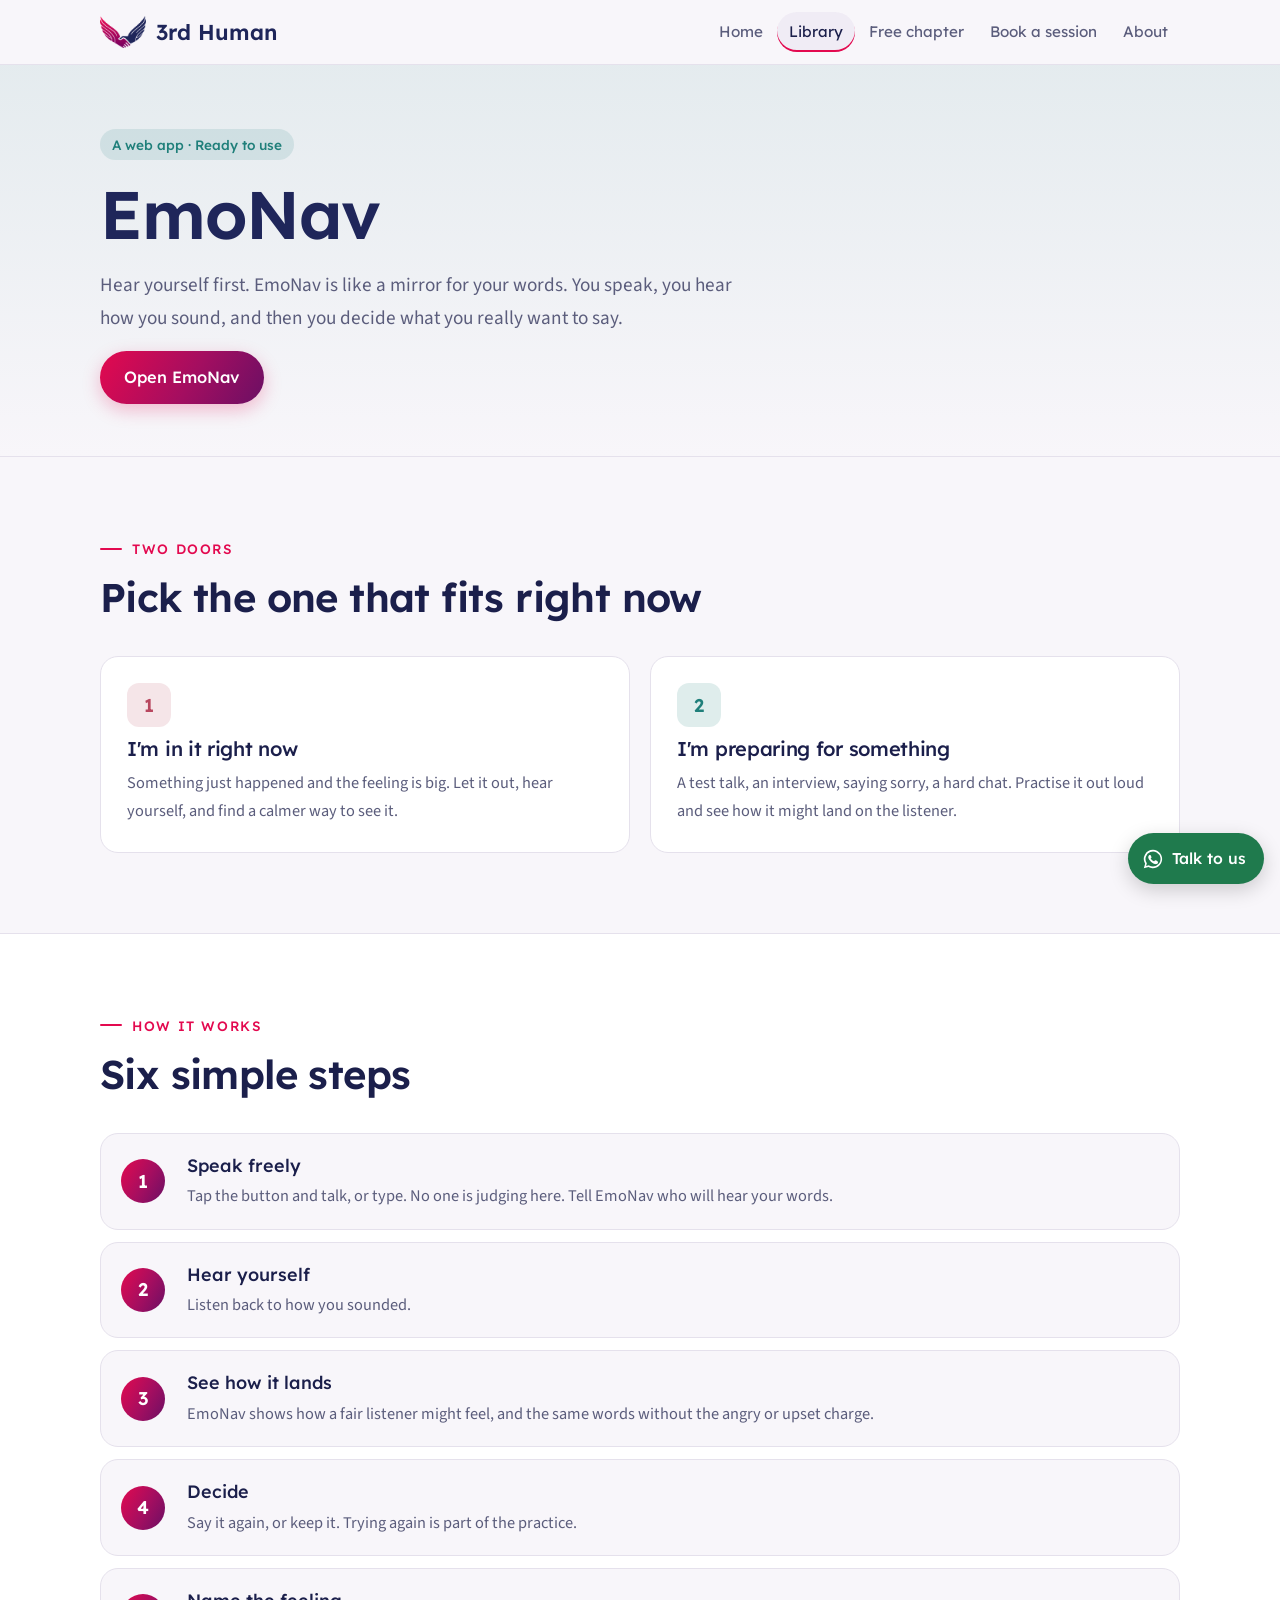
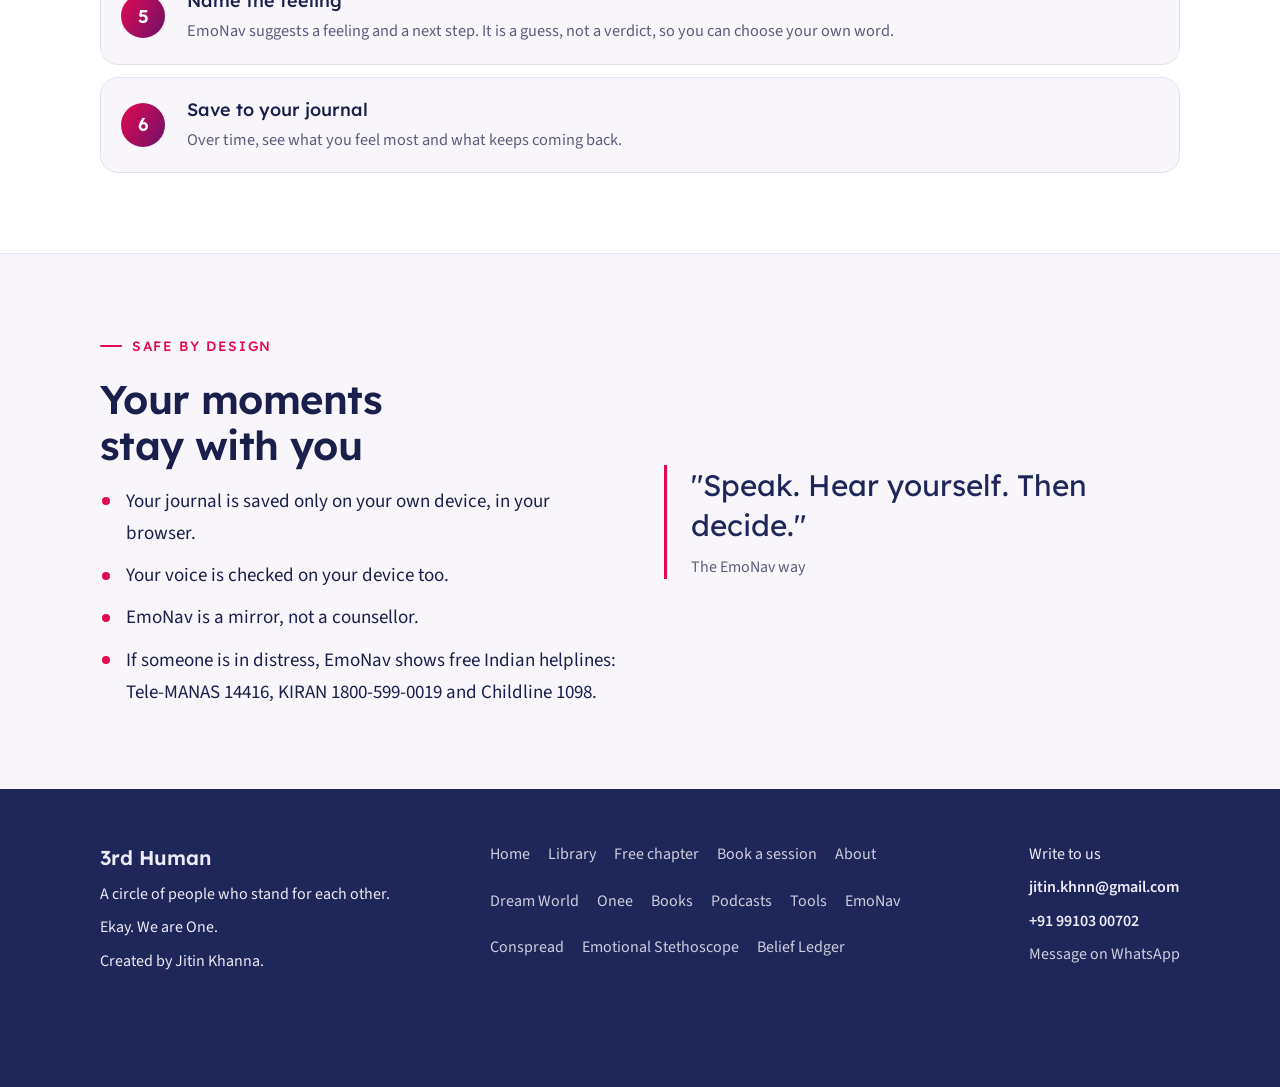
<file: emonav.html>
<!doctype html>
<html lang="en"><head><meta charset="utf-8"><meta name="viewport" content="width=device-width, initial-scale=1, viewport-fit=cover">
<title>EmoNav</title>
<meta name="claude:viewport-fit-sides" content="cover">
<meta name="description" content="EmoNav: hear yourself first. A voice mirror that helps you name feelings and choose your words.">
<meta property="og:title" content="EmoNav"><meta property="og:description" content="EmoNav: hear yourself first. A voice mirror that helps you name feelings and choose your words.">
<link rel="preconnect" href="https://fonts.googleapis.com"><link rel="preconnect" href="https://fonts.gstatic.com" crossorigin><link rel="stylesheet" href="https://fonts.googleapis.com/css2?family=Lexend:wght@400;500;600&family=Noto+Sans+Devanagari:wght@500&family=Source+Sans+3:ital,wght@0,400;0,600;1,400&display=swap">
<link rel="stylesheet" href="style.css">
<link rel="icon" href="favicon.svg" type="image/svg+xml">
<style>:root{--accent:var(--teal)}</style></head>
<body>
<header class="site"><div class="wrap"><a class="logo" href="index.html"><img class="mark" src="img/logo-mark.png" alt="" width="240" height="165"><span>3rd Human</span></a><nav class="main" aria-label="Main"><a href="index.html">Home</a><a href="library.html" aria-current="page">Library</a><a href="free-chapter.html">Free chapter</a><a href="sessions.html">Book a session</a><a href="about.html">About</a></nav></div></header>
<main>
<section class="pagehead"><div class="wrap stack"><span class="badge">A web app · Ready to use</span><h1>EmoNav</h1>
<p class="lead">Hear yourself first. EmoNav is like a mirror for your words. You speak, you hear how you sound, and then you decide what you really want to say.</p>
<div class="row"><a class="btn" href="https://emonav.pages.dev/" target="_blank" rel="noopener">Open EmoNav</a></div></div></section>

<section><div class="wrap">
 <div class="sechead"><span class="eyebrow">Two doors</span><h2>Pick the one that fits right now</h2></div>
 <div class="grid two">
  <div class="card" style="--c:var(--rose)"><span class="dot" aria-hidden="true">1</span><h3>I'm in it right now</h3><p>Something just happened and the feeling is big. Let it out, hear yourself, and find a calmer way to see it.</p></div>
  <div class="card" style="--c:var(--teal)"><span class="dot" aria-hidden="true">2</span><h3>I'm preparing for something</h3><p>A test talk, an interview, saying sorry, a hard chat. Practise it out loud and see how it might land on the listener.</p></div>
 </div>
</div></section>

<section class="band"><div class="wrap">
 <div class="sechead"><span class="eyebrow">How it works</span><h2>Six simple steps</h2></div>
 <ol class="steps">
  <li><div><b>Speak freely</b><span>Tap the button and talk, or type. No one is judging here. Tell EmoNav who will hear your words.</span></div></li>
  <li><div><b>Hear yourself</b><span>Listen back to how you sounded.</span></div></li>
  <li><div><b>See how it lands</b><span>EmoNav shows how a fair listener might feel, and the same words without the angry or upset charge.</span></div></li>
  <li><div><b>Decide</b><span>Say it again, or keep it. Trying again is part of the practice.</span></div></li>
  <li><div><b>Name the feeling</b><span>EmoNav suggests a feeling and a next step. It is a guess, not a verdict, so you can choose your own word.</span></div></li>
  <li><div><b>Save to your journal</b><span>Over time, see what you feel most and what keeps coming back.</span></div></li>
 </ol>
</div></section>

<section><div class="wrap split">
 <div class="stack"><span class="eyebrow">Safe by design</span><h2>Your moments stay with you</h2>
 <ul class="ticks"><li>Your journal is saved only on your own device, in your browser.</li><li>Your voice is checked on your device too.</li><li>EmoNav is a mirror, not a counsellor.</li><li>If someone is in distress, EmoNav shows free Indian helplines: Tele-MANAS 14416, KIRAN 1800-599-0019 and Childline 1098.</li></ul></div>
 <blockquote class="quote">"Speak. Hear yourself. Then decide."<cite>The EmoNav way</cite></blockquote>
</div></section>
</main>
<footer class="site"><div class="wrap">
<div class="stack" style="gap:6px"><strong>3rd Human</strong><span>A circle of people who stand for each other.</span><span>Ekay. We are One.</span><span>Created by Jitin Khanna.</span></div>
<nav aria-label="Footer"><a href="index.html">Home</a><a href="library.html">Library</a><a href="free-chapter.html">Free chapter</a><a href="sessions.html">Book a session</a><a href="about.html">About</a><a href="dream-world.html">Dream World</a><a href="onee.html">Onee</a><a href="books.html">Books</a><a href="podcasts.html">Podcasts</a><a href="tools.html">Tools</a><a href="emonav.html">EmoNav</a><a href="conspread.html">Conspread</a><a href="stethoscope.html">Emotional Stethoscope</a><a href="belief-ledger.html">Belief Ledger</a></nav>
<div class="stack" style="gap:6px"><span>Write to us</span><span class="contact">jitin.khnn@gmail.com</span><span class="contact">+91 99103 00702</span><a href="https://wa.me/919910300702?text=Hi%20Jitin%2C%20I%20found%203rd%20Human%20and%20would%20like%20to%20talk." target="_blank" rel="noopener">Message on WhatsApp</a></div>
</div></footer>
<a class="wa-float" href="https://wa.me/919910300702?text=Hi%20Jitin%2C%20I%20found%203rd%20Human%20and%20would%20like%20to%20talk." target="_blank" rel="noopener" aria-label="Message Jitin on WhatsApp"><svg viewBox="0 0 24 24" aria-hidden="true"><path fill="currentColor" d="M12 2a10 10 0 0 0-8.6 15.1L2 22l5-1.3A10 10 0 1 0 12 2Zm0 18.2a8.2 8.2 0 0 1-4.2-1.2l-.3-.2-3 .8.8-2.9-.2-.3A8.2 8.2 0 1 1 12 20.2Zm4.5-6.1c-.2-.1-1.5-.7-1.7-.8-.2-.1-.4-.1-.6.1l-.8 1c-.1.2-.3.2-.5.1a6.7 6.7 0 0 1-3.3-2.9c-.3-.4.3-.4.7-1.3.1-.2 0-.3 0-.4l-.8-1.8c-.2-.5-.4-.4-.6-.4h-.5a1 1 0 0 0-.7.3 3 3 0 0 0-.9 2.2 5.2 5.2 0 0 0 1.1 2.7 11.8 11.8 0 0 0 4.5 4c1.7.7 2.3.8 3.2.6.5-.1 1.5-.6 1.7-1.2.2-.6.2-1.1.2-1.2-.1-.1-.3-.2-.5-.3Z"/></svg><span>Talk to us</span></a>
</body></html>
</file>
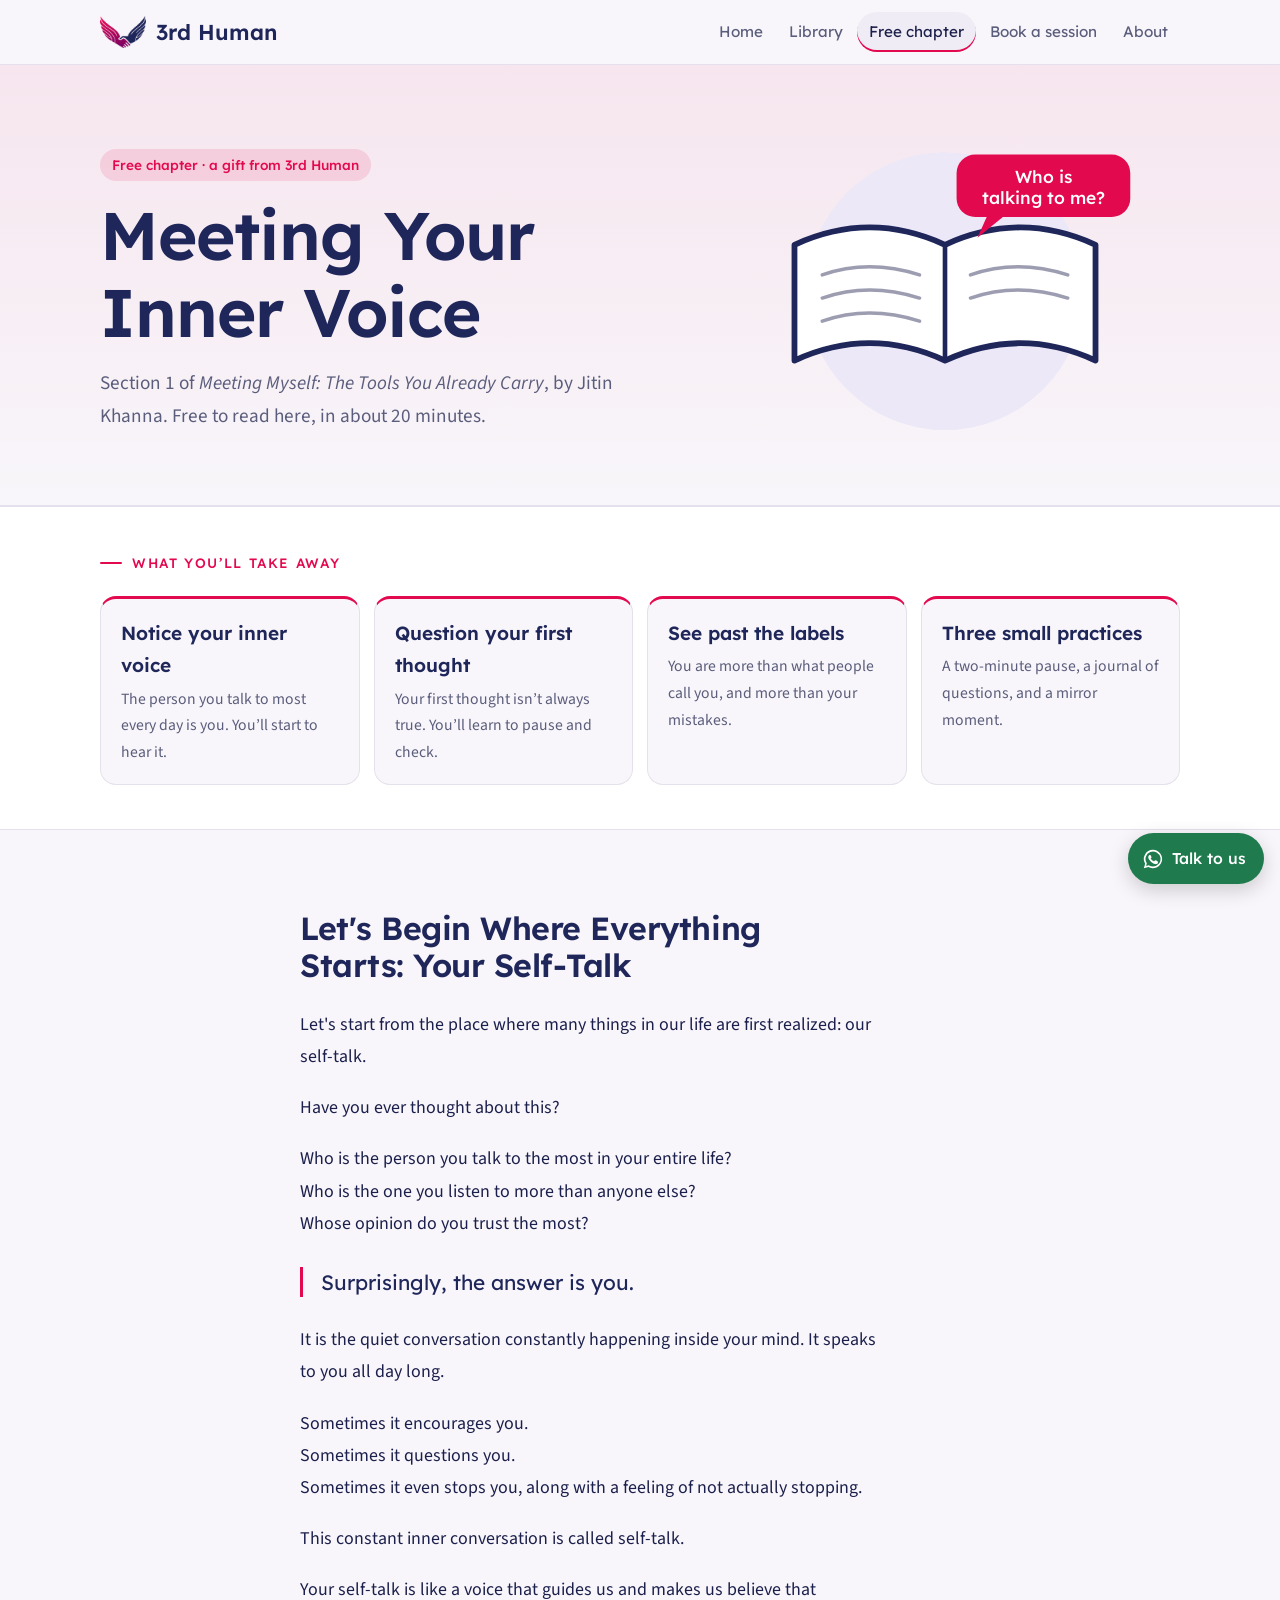
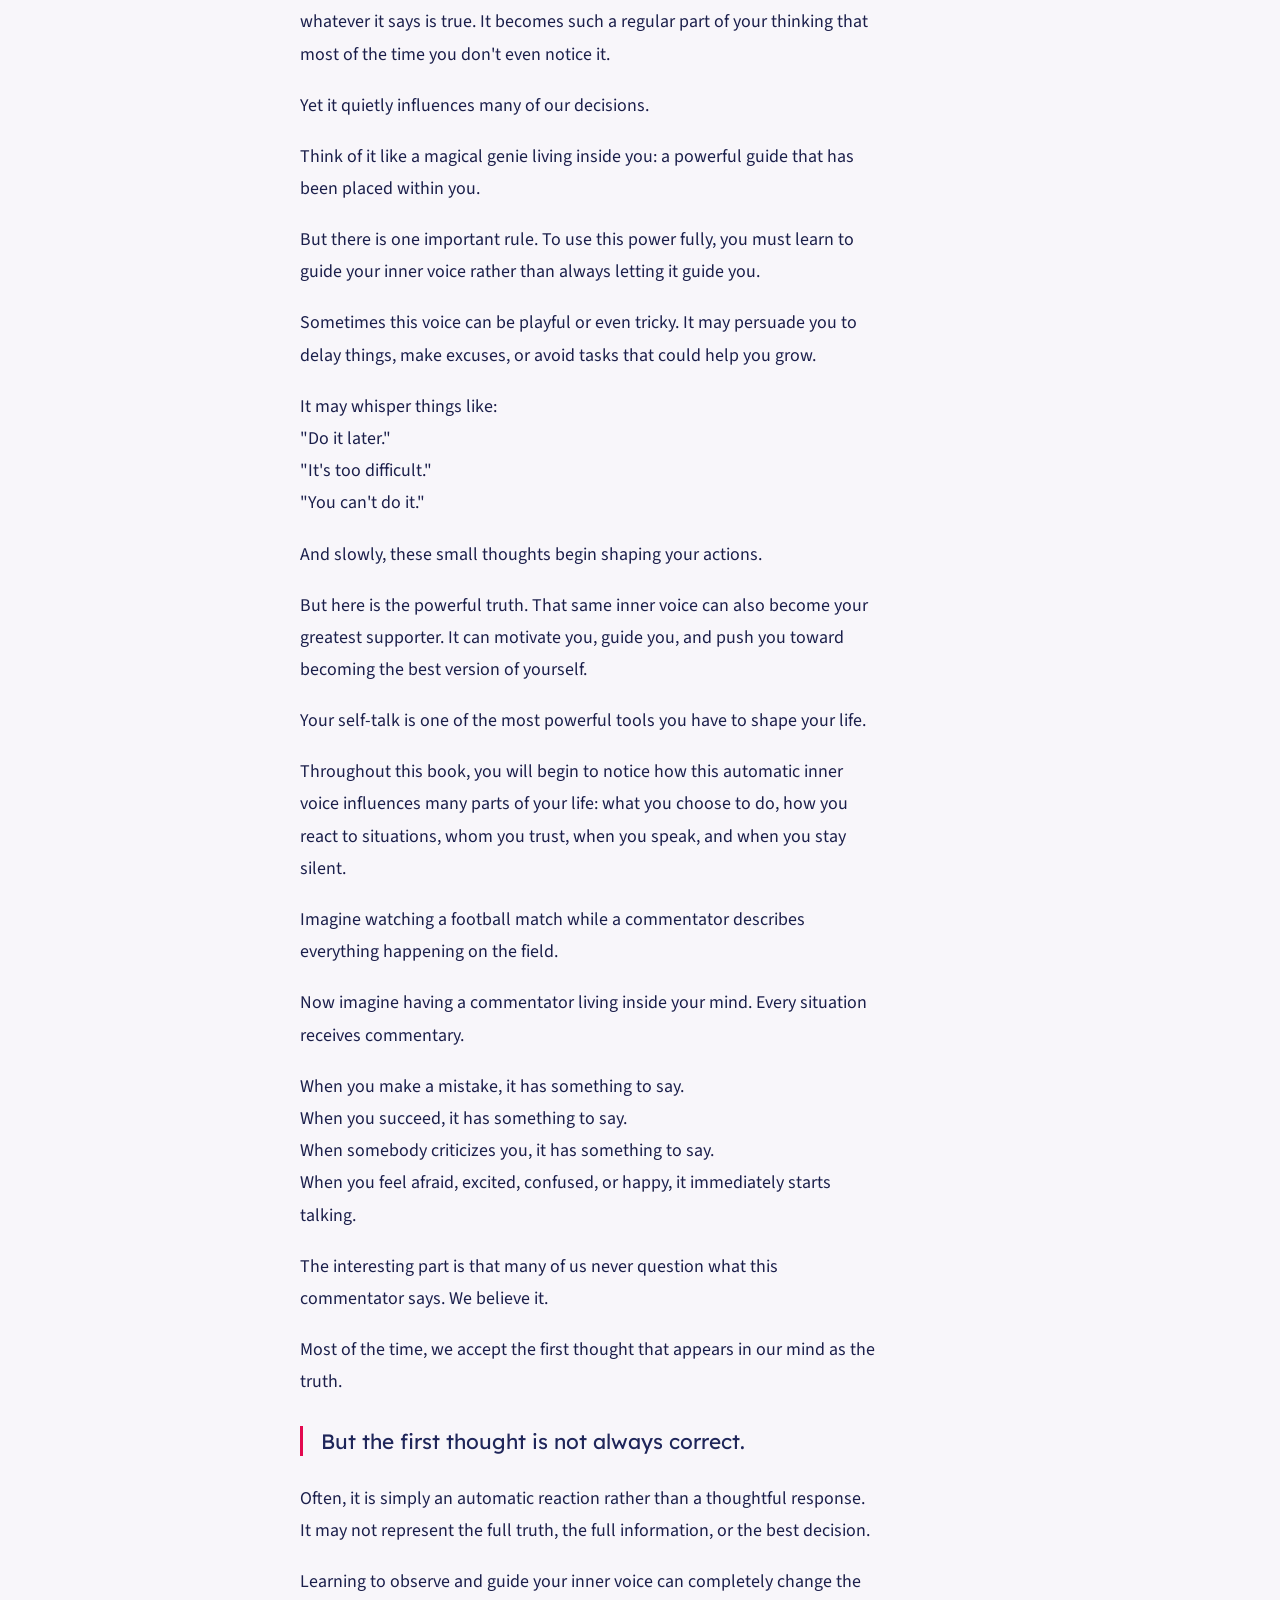
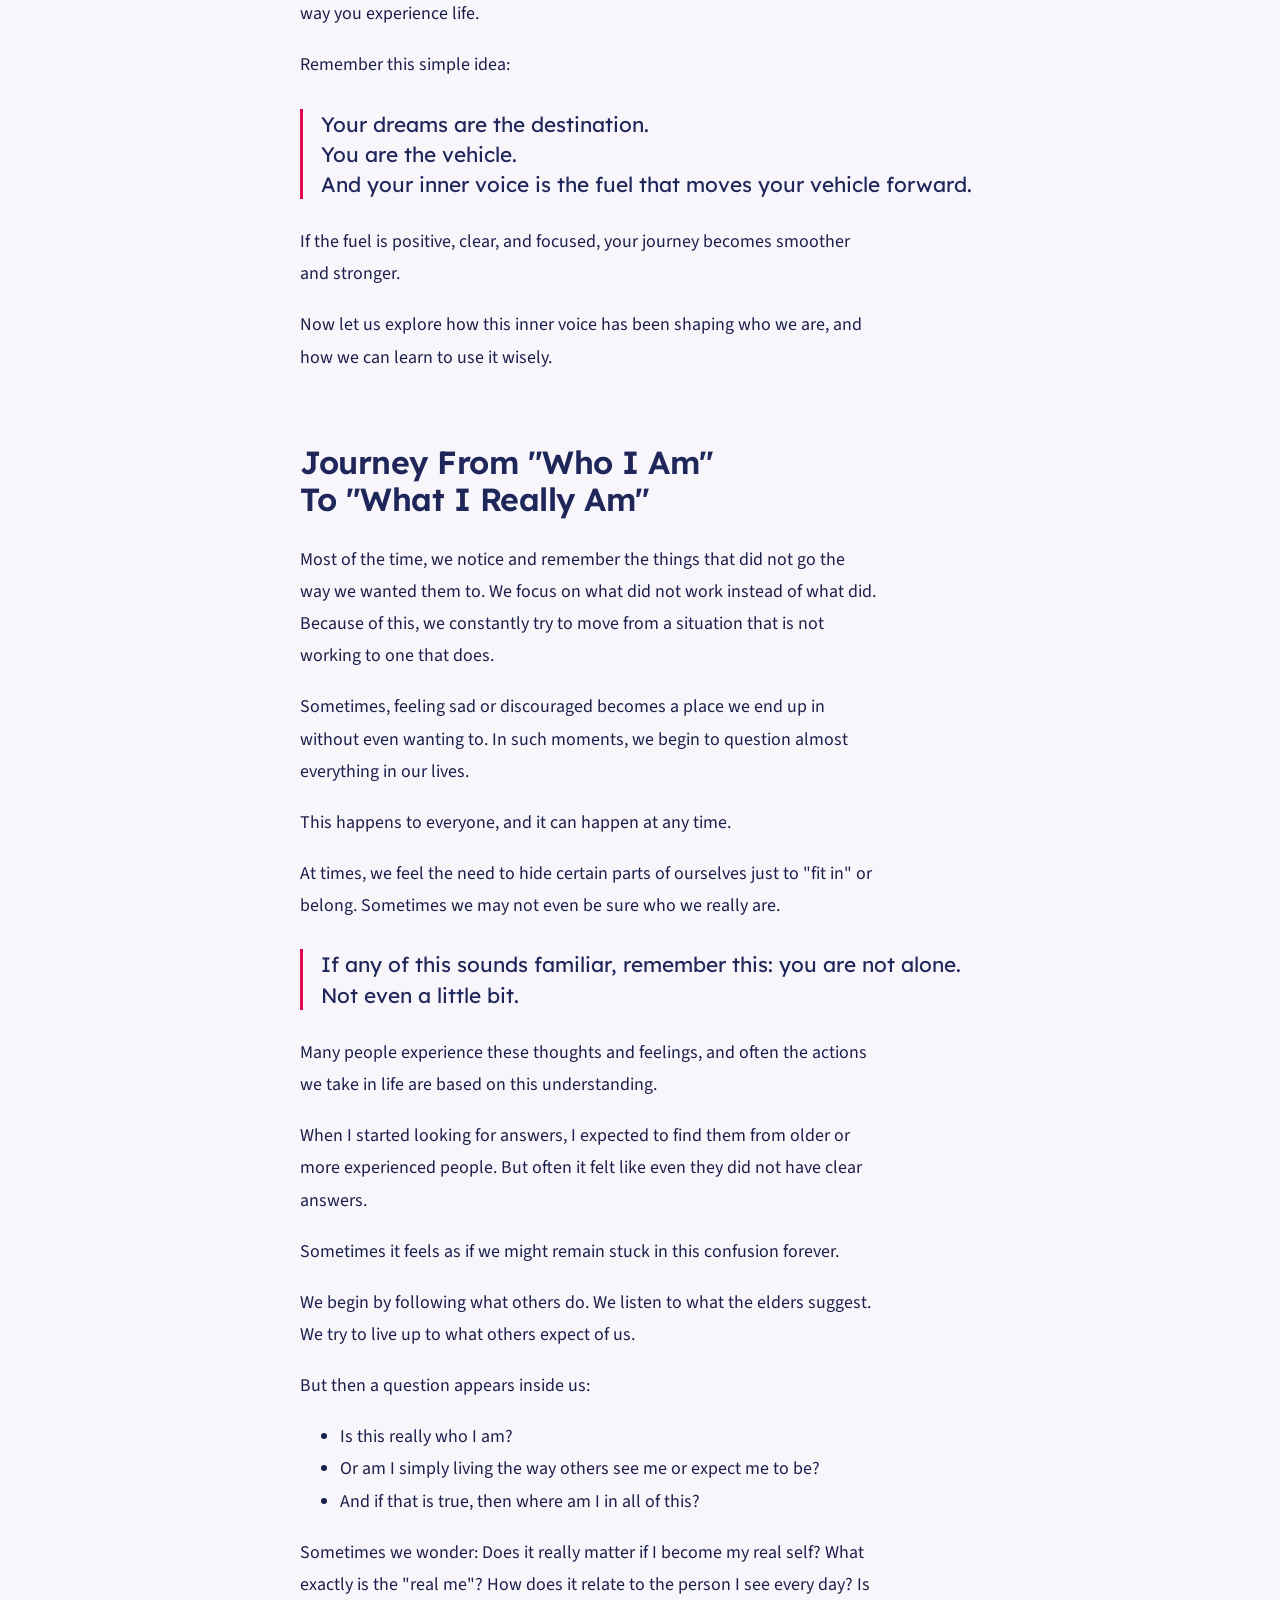
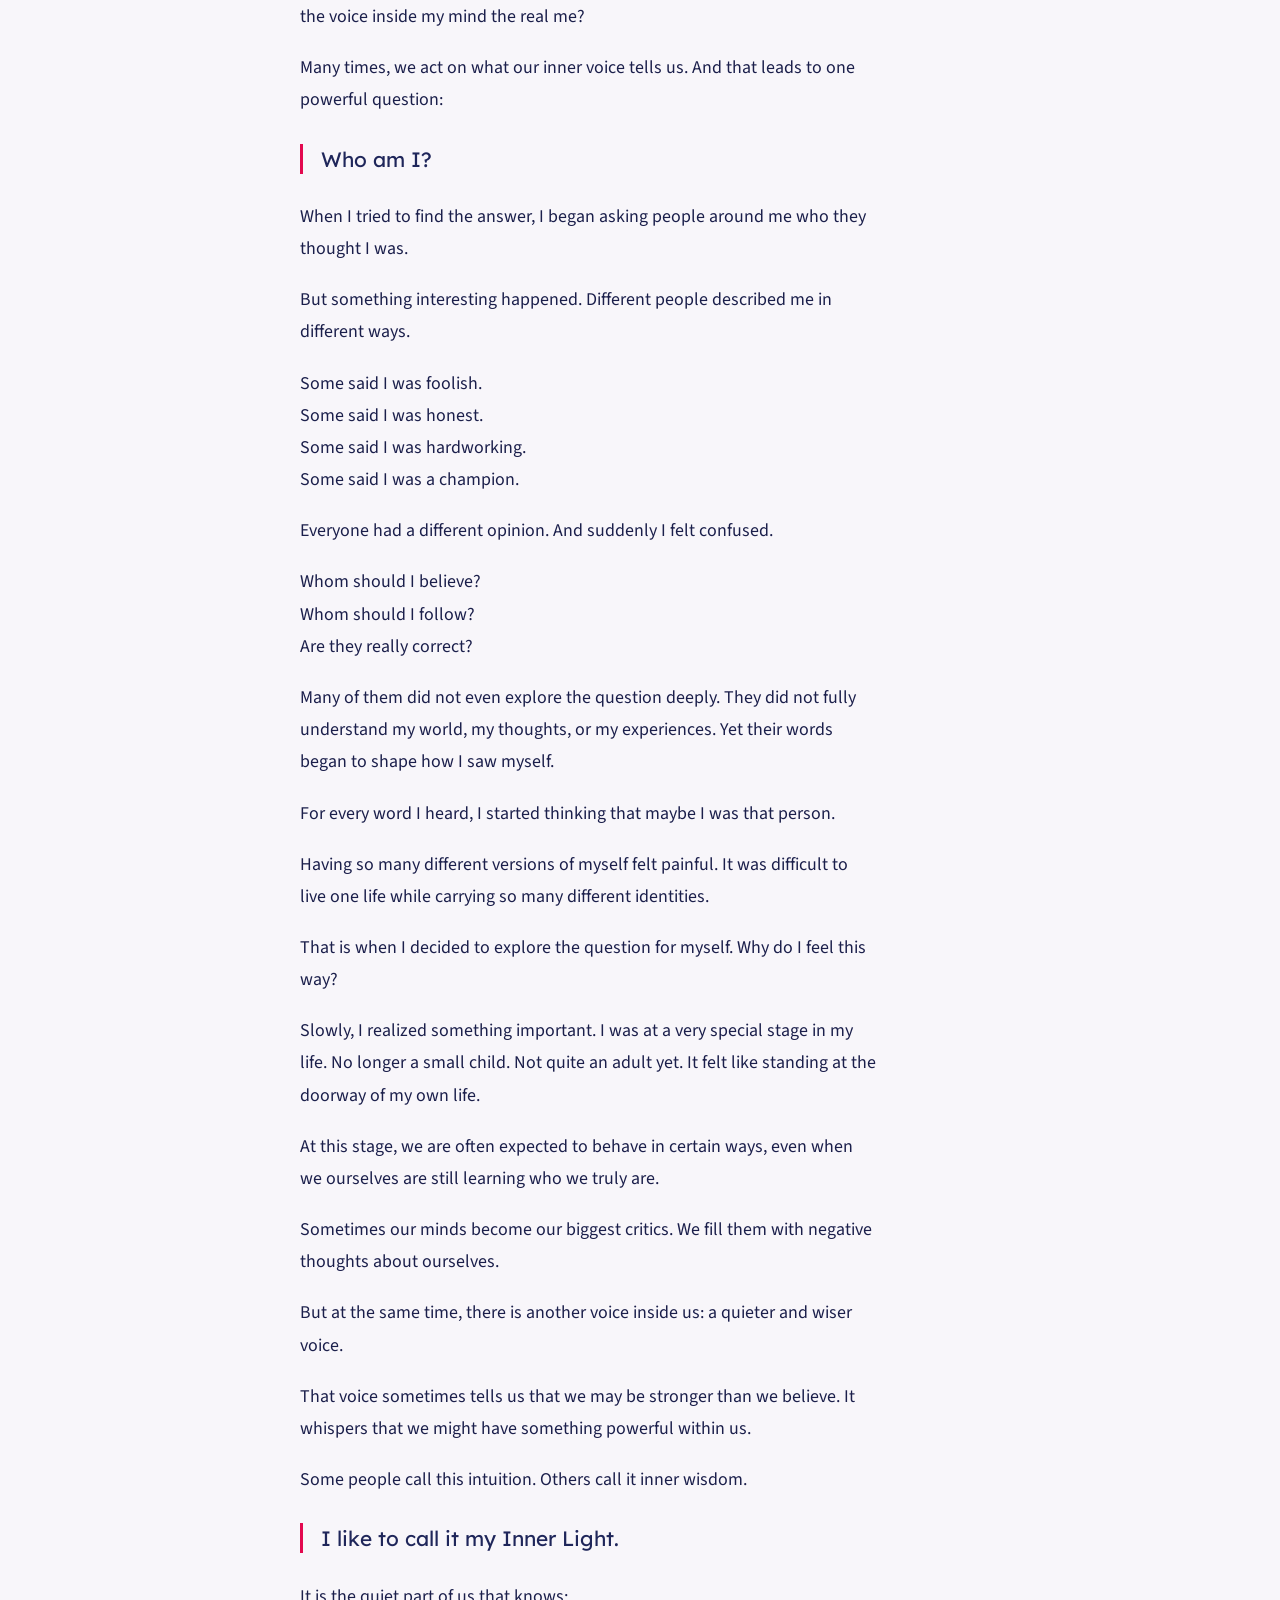
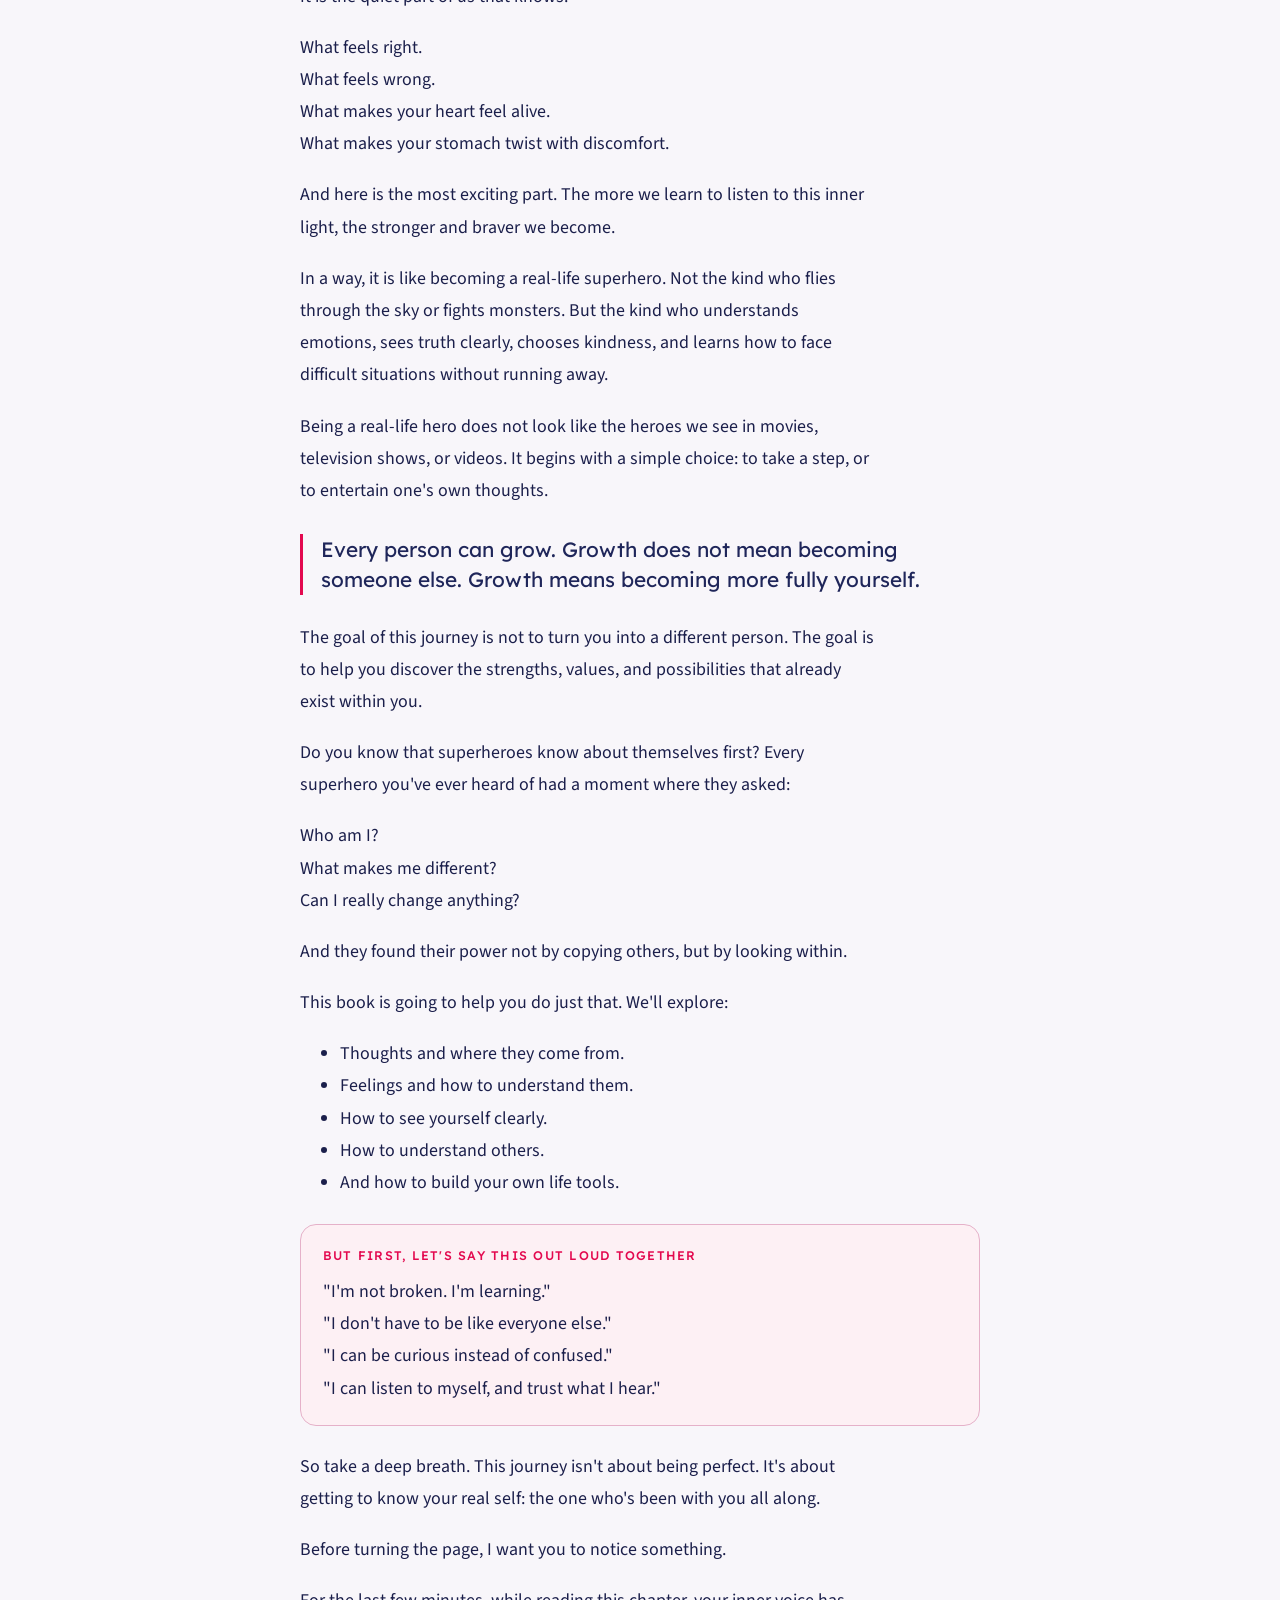
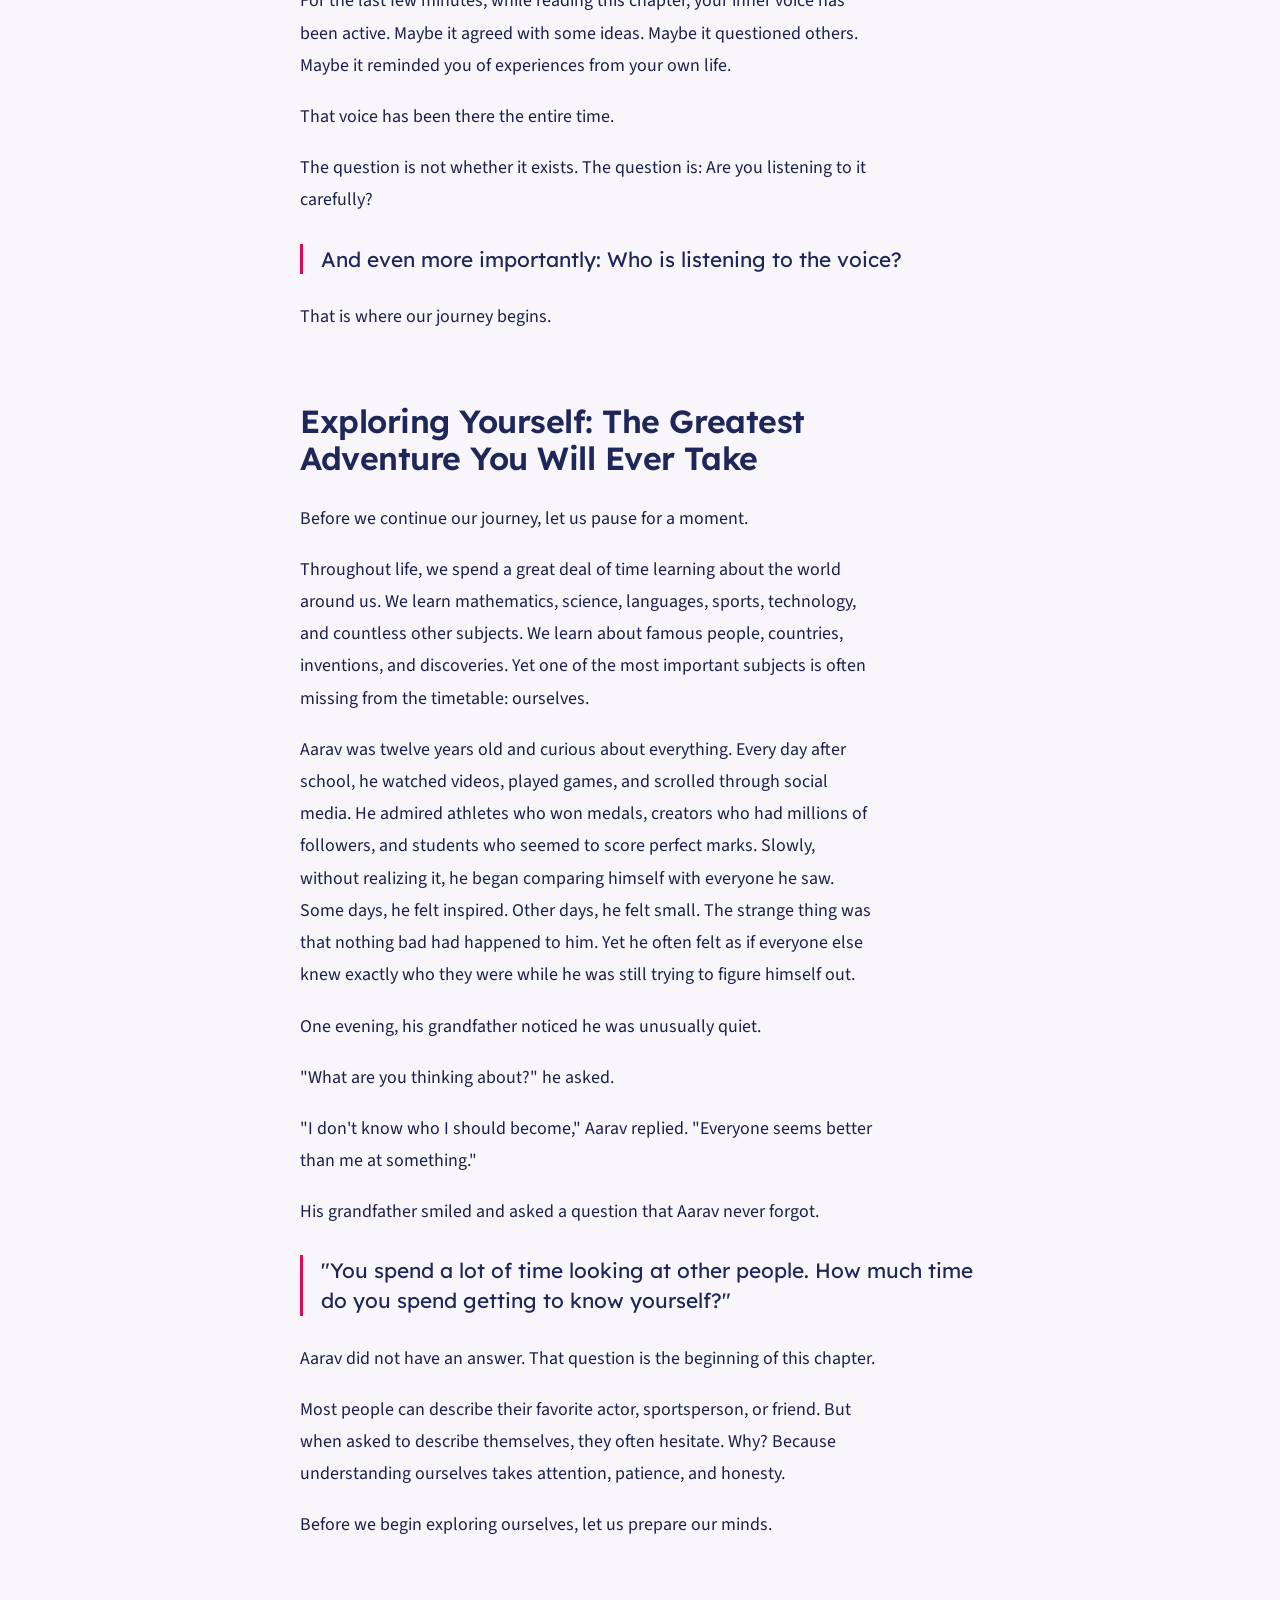
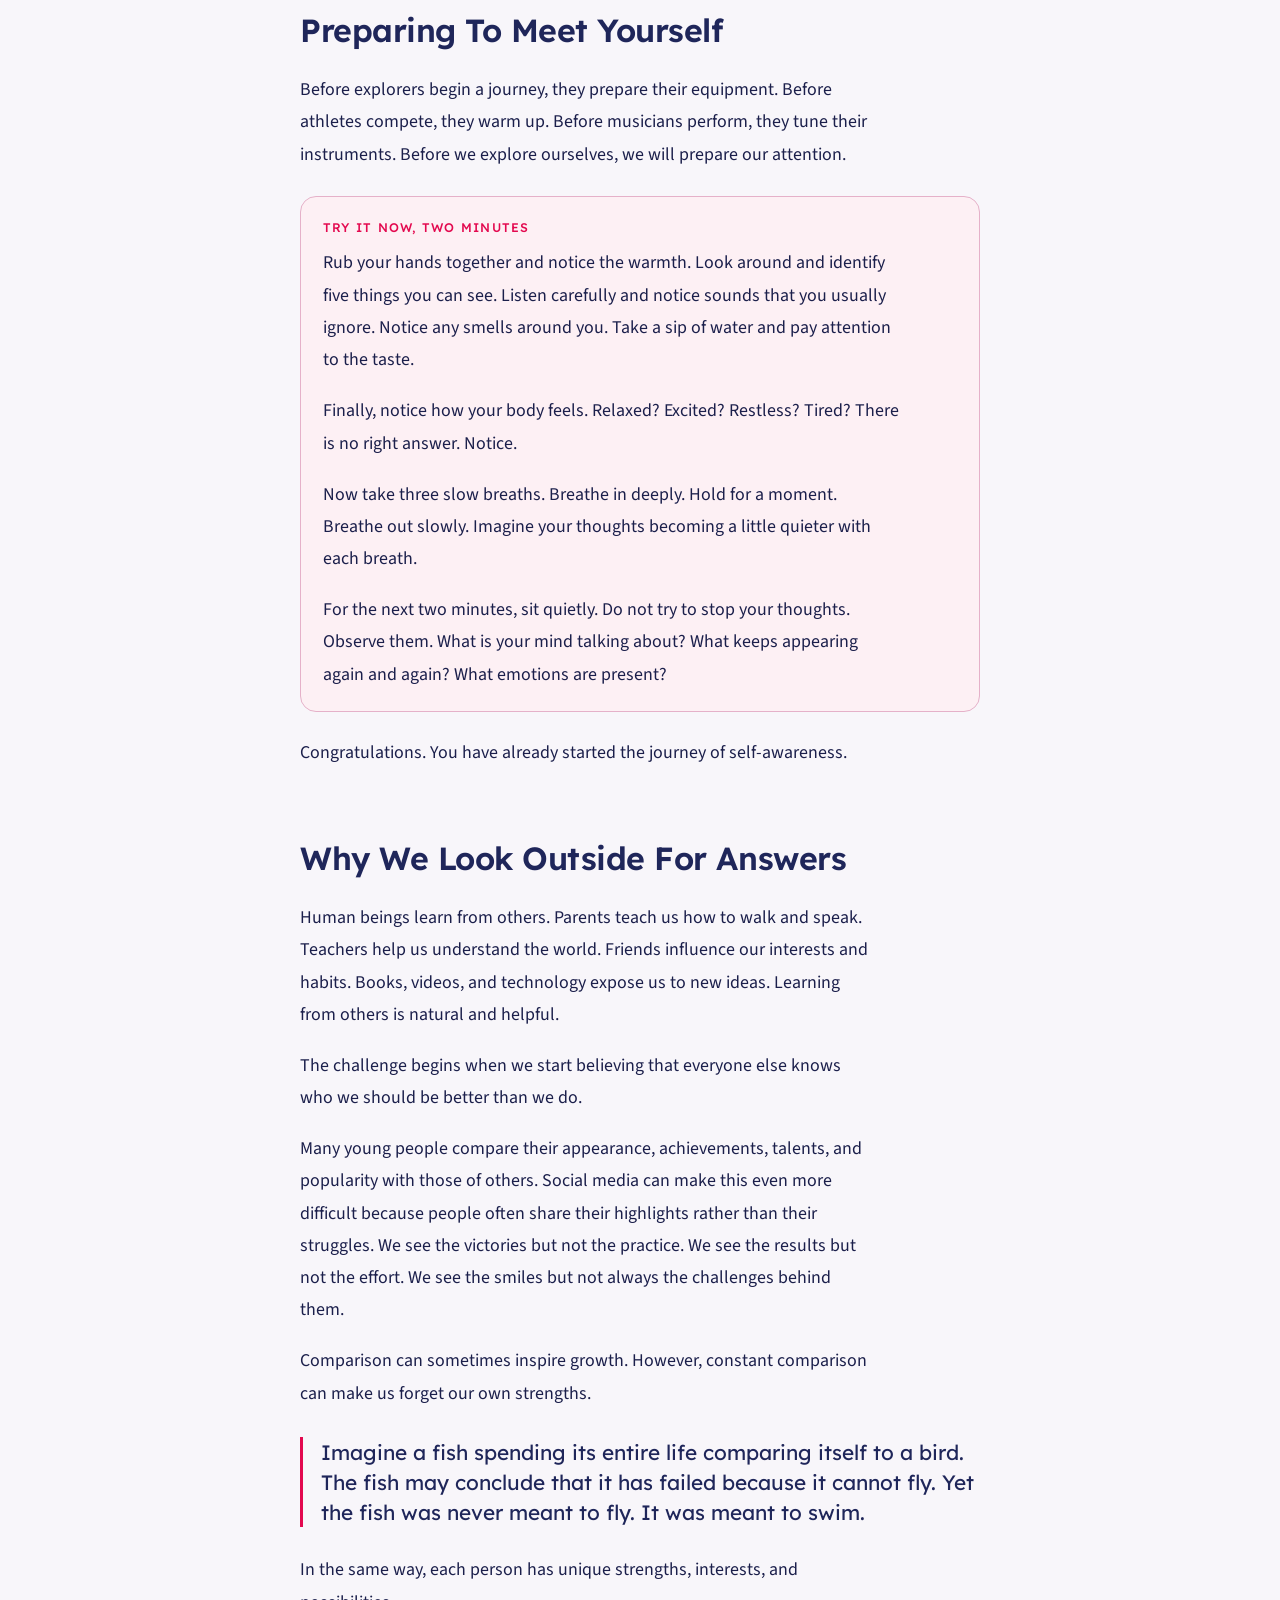
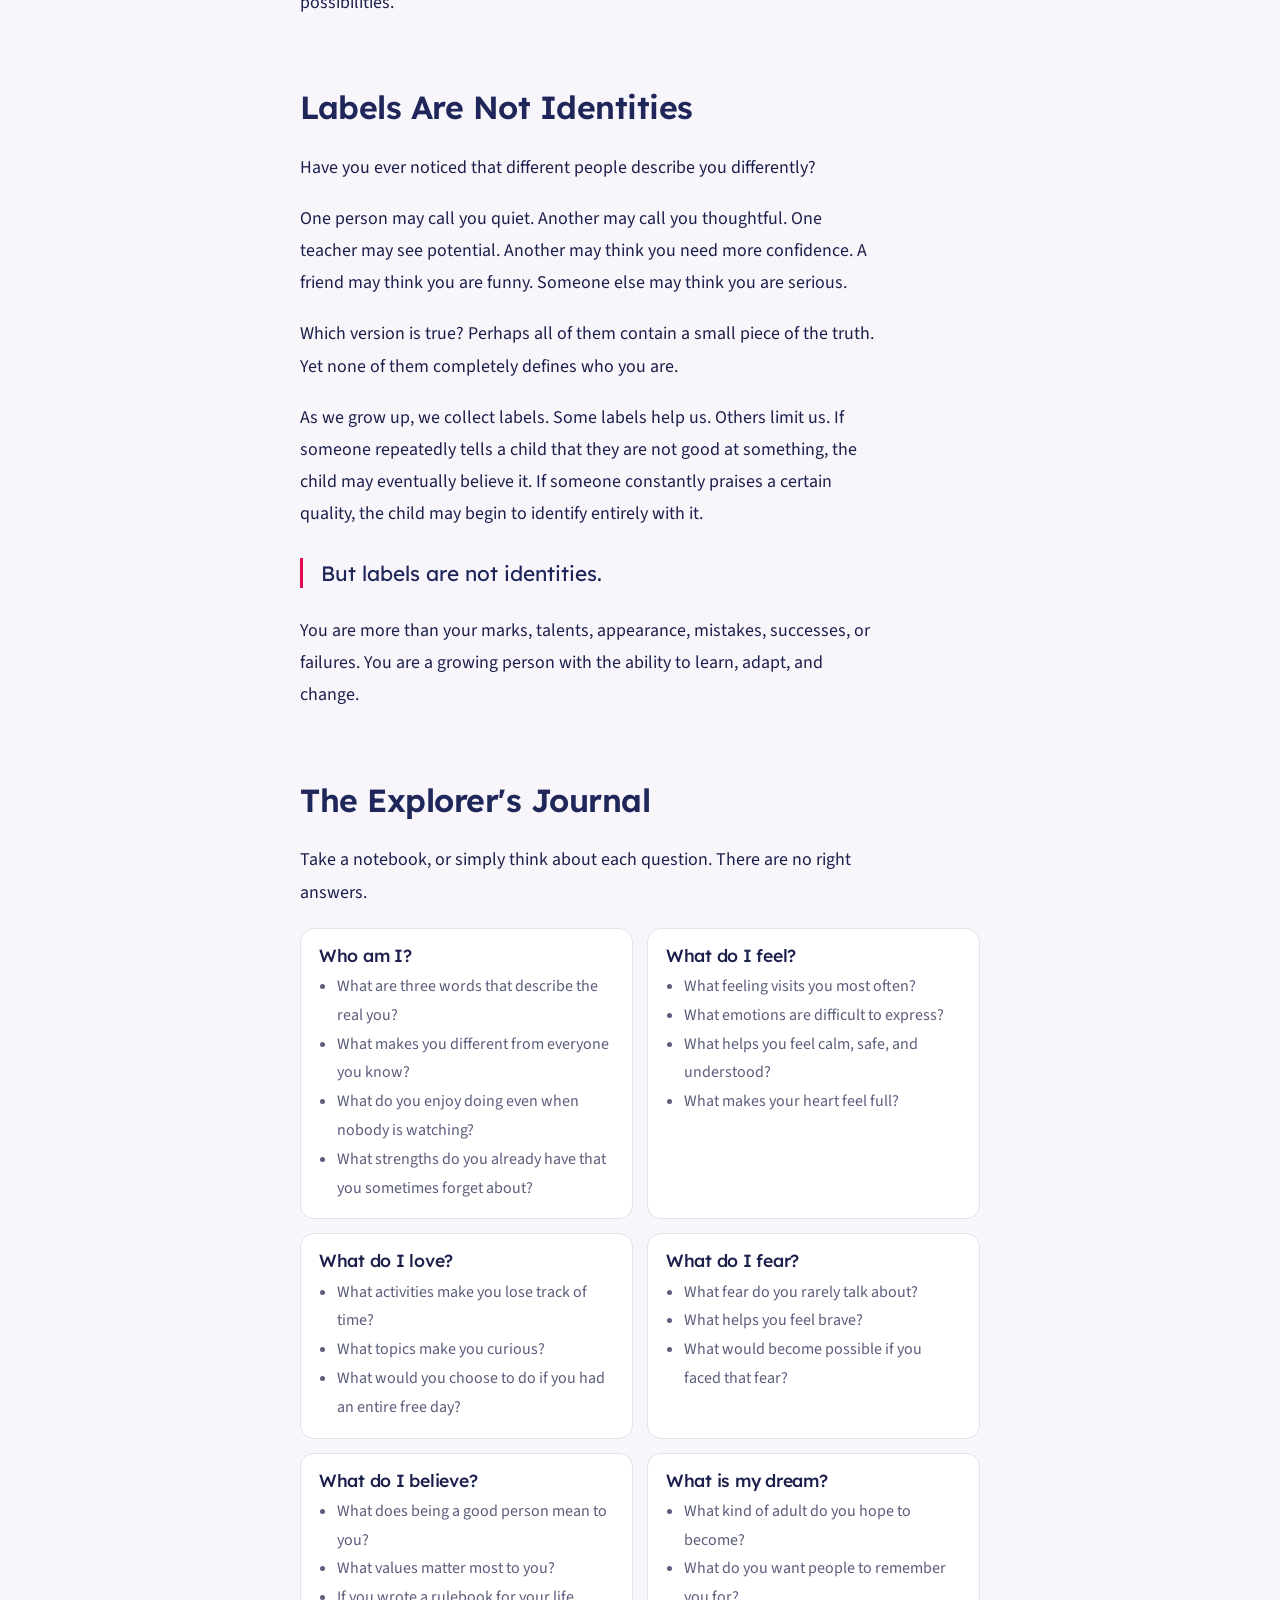
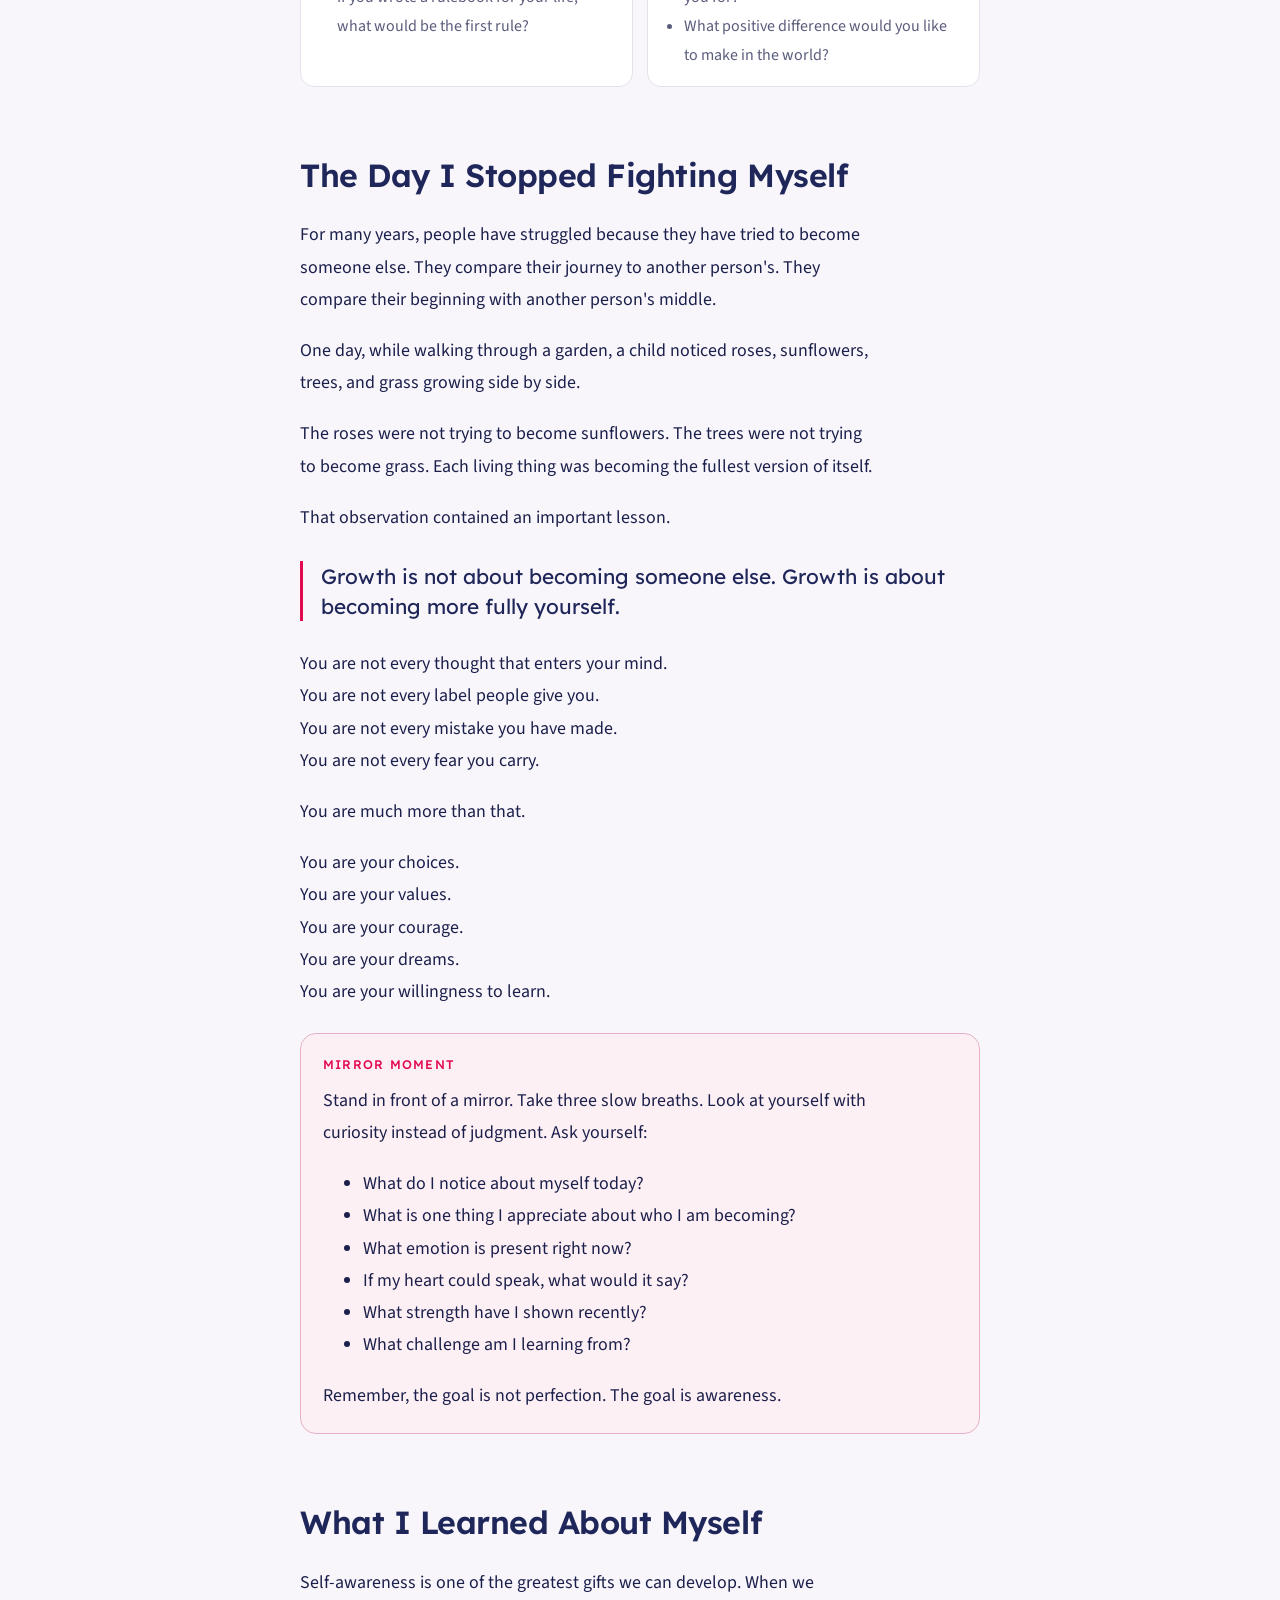
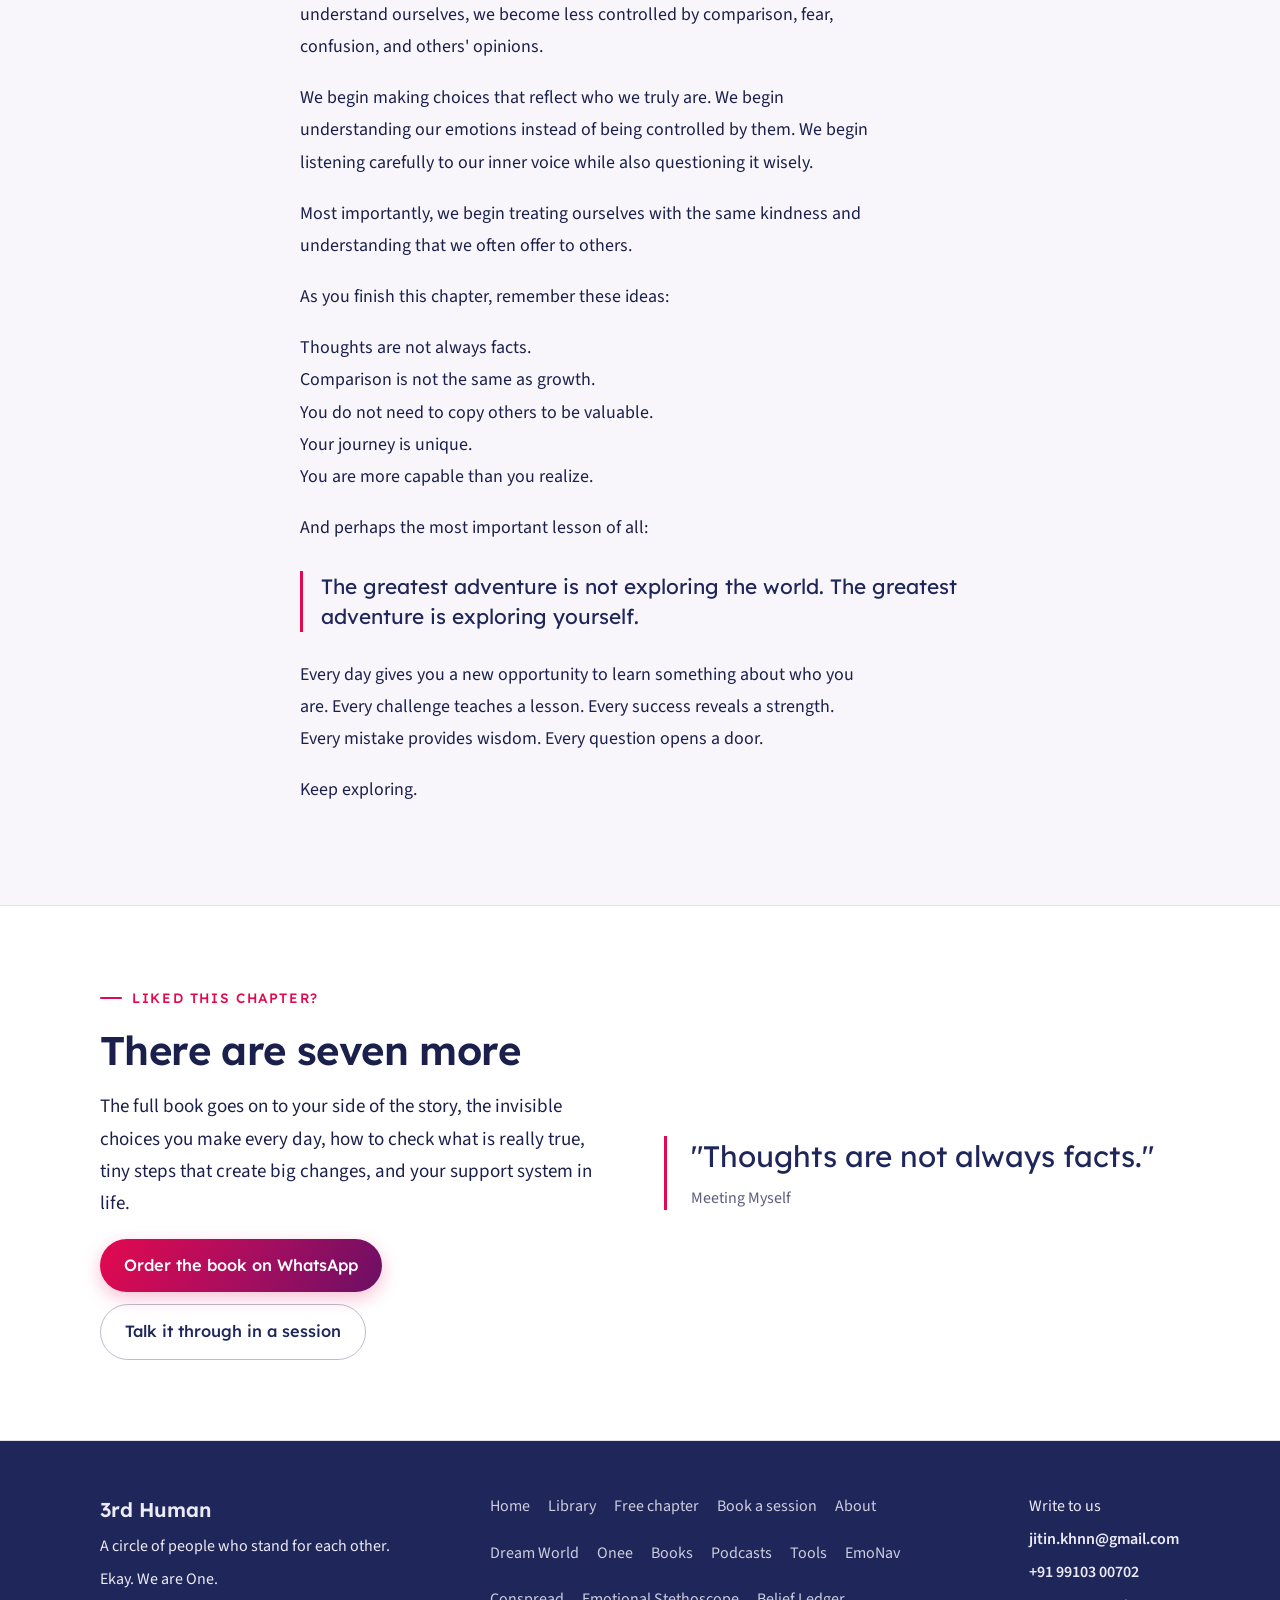
<file: free-chapter.html>
<!doctype html>
<html lang="en"><head><meta charset="utf-8"><meta name="viewport" content="width=device-width, initial-scale=1, viewport-fit=cover">
<title>Meeting Your Inner Voice</title>
<meta name="claude:viewport-fit-sides" content="cover">
<meta name="description" content="Free chapter: Section 1 of Meeting Myself by Jitin Khanna, on self-talk, labels and getting to know yourself.">
<meta property="og:title" content="Meeting Your Inner Voice"><meta property="og:description" content="Free chapter: Section 1 of Meeting Myself by Jitin Khanna, on self-talk, labels and getting to know yourself.">
<link rel="preconnect" href="https://fonts.googleapis.com"><link rel="preconnect" href="https://fonts.gstatic.com" crossorigin><link rel="stylesheet" href="https://fonts.googleapis.com/css2?family=Lexend:wght@400;500;600&family=Noto+Sans+Devanagari:wght@500&family=Source+Sans+3:ital,wght@0,400;0,600;1,400&display=swap">
<link rel="stylesheet" href="style.css">
<link rel="icon" href="favicon.svg" type="image/svg+xml">
<style>:root{--accent:var(--pink)}</style></head>
<body>
<header class="site"><div class="wrap"><a class="logo" href="index.html"><img class="mark" src="img/logo-mark.png" alt="" width="240" height="165"><span>3rd Human</span></a><nav class="main" aria-label="Main"><a href="index.html">Home</a><a href="library.html">Library</a><a href="free-chapter.html" aria-current="page">Free chapter</a><a href="sessions.html">Book a session</a><a href="about.html">About</a></nav></div></header>
<main><section class="pagehead ph-split"><div class="wrap"><div class="stack"><span class="badge">Free chapter · a gift from 3rd Human</span><h1>Meeting Your Inner Voice</h1><p class="lead">Section 1 of <i>Meeting Myself: The Tools You Already Carry</i>, by Jitin Khanna. Free to read here, in about 20 minutes.</p></div><svg class="ill" viewBox="0 0 380 280" role="img" aria-label="An open book with a speech bubble rising from it">
 <circle cx="190" cy="140" r="120" fill="var(--lilac)"/>
 <path d="M60 200 q65 -30 130 0 q65 -30 130 0 v-100 q-65 -30 -130 0 q-65 -30 -130 0 z" fill="#fff" stroke="var(--navy)" stroke-width="5" stroke-linejoin="round"/>
 <path d="M190 100 v100" stroke="var(--navy)" stroke-width="4"/>
 <path d="M84 126 q40 -14 84 0 M84 146 q40 -14 84 0 M84 166 q40 -14 84 0 M212 126 q40 -14 84 0 M212 146 q40 -14 84 0" fill="none" stroke="var(--muted)" stroke-width="3" stroke-linecap="round" opacity=".6"/>
 <rect x="200" y="22" width="150" height="54" rx="16" fill="var(--pink)"/><path d="M226 76 l-8 18 22 -18" fill="var(--pink)"/>
 <text x="275" y="47" class="lbl">Who is</text><text x="275" y="65" class="lbl">talking to me?</text>
</svg></div></section>
<section class="band" style="padding-block:44px"><div class="wrap">
 <div class="sechead" style="margin-bottom:22px"><span class="eyebrow">What you’ll take away</span></div>
 <div class="feels">
  <div><b>Notice your inner voice</b><span>The person you talk to most every day is you. You’ll start to hear it.</span></div>
  <div><b>Question your first thought</b><span>Your first thought isn’t always true. You’ll learn to pause and check.</span></div>
  <div><b>See past the labels</b><span>You are more than what people call you, and more than your mistakes.</span></div>
  <div><b>Three small practices</b><span>A two-minute pause, a journal of questions, and a mirror moment.</span></div>
 </div>
</div></section>
<section><div class="wrap"><article class="chapter">
<h2>Let's Begin Where Everything Starts: Your Self-Talk</h2>
<p>Let's start from the place where many things in our life are first realized: our self-talk.</p>
<p>Have you ever thought about this?</p>
<p>Who is the person you talk to the most in your entire life?<br>Who is the one you listen to more than anyone else?<br>Whose opinion do you trust the most?</p>
<p class="pull">Surprisingly, the answer is you.</p>
<p>It is the quiet conversation constantly happening inside your mind. It speaks to you all day long.</p>
<p>Sometimes it encourages you.<br>Sometimes it questions you.<br>Sometimes it even stops you, along with a feeling of not actually stopping.</p>
<p>This constant inner conversation is called self-talk.</p>
<p>Your self-talk is like a voice that guides us and makes us believe that whatever it says is true. It becomes such a regular part of your thinking that most of the time you don't even notice it.</p>
<p>Yet it quietly influences many of our decisions.</p>
<p>Think of it like a magical genie living inside you: a powerful guide that has been placed within you.</p>
<p>But there is one important rule. To use this power fully, you must learn to guide your inner voice rather than always letting it guide you.</p>
<p>Sometimes this voice can be playful or even tricky. It may persuade you to delay things, make excuses, or avoid tasks that could help you grow.</p>
<p>It may whisper things like:<br>"Do it later."<br>"It's too difficult."<br>"You can't do it."</p>
<p>And slowly, these small thoughts begin shaping your actions.</p>
<p>But here is the powerful truth. That same inner voice can also become your greatest supporter. It can motivate you, guide you, and push you toward becoming the best version of yourself.</p>
<p>Your self-talk is one of the most powerful tools you have to shape your life.</p>
<p>Throughout this book, you will begin to notice how this automatic inner voice influences many parts of your life: what you choose to do, how you react to situations, whom you trust, when you speak, and when you stay silent.</p>
<p>Imagine watching a football match while a commentator describes everything happening on the field.</p>
<p>Now imagine having a commentator living inside your mind. Every situation receives commentary.</p>
<p>When you make a mistake, it has something to say.<br>When you succeed, it has something to say.<br>When somebody criticizes you, it has something to say.<br>When you feel afraid, excited, confused, or happy, it immediately starts talking.</p>
<p>The interesting part is that many of us never question what this commentator says. We believe it.</p>
<p>Most of the time, we accept the first thought that appears in our mind as the truth.</p>
<p class="pull">But the first thought is not always correct.</p>
<p>Often, it is simply an automatic reaction rather than a thoughtful response. It may not represent the full truth, the full information, or the best decision.</p>
<p>Learning to observe and guide your inner voice can completely change the way you experience life.</p>
<p>Remember this simple idea:</p>
<p class="pull">Your dreams are the destination.<br>You are the vehicle.<br>And your inner voice is the fuel that moves your vehicle forward.</p>
<p>If the fuel is positive, clear, and focused, your journey becomes smoother and stronger.</p>
<p>Now let us explore how this inner voice has been shaping who we are, and how we can learn to use it wisely.</p>

<h2>Journey From "Who I Am" To "What I Really Am"</h2>
<p>Most of the time, we notice and remember the things that did not go the way we wanted them to. We focus on what did not work instead of what did. Because of this, we constantly try to move from a situation that is not working to one that does.</p>
<p>Sometimes, feeling sad or discouraged becomes a place we end up in without even wanting to. In such moments, we begin to question almost everything in our lives.</p>
<p>This happens to everyone, and it can happen at any time.</p>
<p>At times, we feel the need to hide certain parts of ourselves just to "fit in" or belong. Sometimes we may not even be sure who we really are.</p>
<p class="pull">If any of this sounds familiar, remember this: you are not alone. Not even a little bit.</p>
<p>Many people experience these thoughts and feelings, and often the actions we take in life are based on this understanding.</p>
<p>When I started looking for answers, I expected to find them from older or more experienced people. But often it felt like even they did not have clear answers.</p>
<p>Sometimes it feels as if we might remain stuck in this confusion forever.</p>
<p>We begin by following what others do. We listen to what the elders suggest. We try to live up to what others expect of us.</p>
<p>But then a question appears inside us:</p>
<ul><li>Is this really who I am?</li><li>Or am I simply living the way others see me or expect me to be?</li><li>And if that is true, then where am I in all of this?</li></ul>
<p>Sometimes we wonder: Does it really matter if I become my real self? What exactly is the "real me"? How does it relate to the person I see every day? Is the voice inside my mind the real me?</p>
<p>Many times, we act on what our inner voice tells us. And that leads to one powerful question:</p>
<p class="pull">Who am I?</p>
<p>When I tried to find the answer, I began asking people around me who they thought I was.</p>
<p>But something interesting happened. Different people described me in different ways.</p>
<p>Some said I was foolish.<br>Some said I was honest.<br>Some said I was hardworking.<br>Some said I was a champion.</p>
<p>Everyone had a different opinion. And suddenly I felt confused.</p>
<p>Whom should I believe?<br>Whom should I follow?<br>Are they really correct?</p>
<p>Many of them did not even explore the question deeply. They did not fully understand my world, my thoughts, or my experiences. Yet their words began to shape how I saw myself.</p>
<p>For every word I heard, I started thinking that maybe I was that person.</p>
<p>Having so many different versions of myself felt painful. It was difficult to live one life while carrying so many different identities.</p>
<p>That is when I decided to explore the question for myself. Why do I feel this way?</p>
<p>Slowly, I realized something important. I was at a very special stage in my life. No longer a small child. Not quite an adult yet. It felt like standing at the doorway of my own life.</p>
<p>At this stage, we are often expected to behave in certain ways, even when we ourselves are still learning who we truly are.</p>
<p>Sometimes our minds become our biggest critics. We fill them with negative thoughts about ourselves.</p>
<p>But at the same time, there is another voice inside us: a quieter and wiser voice.</p>
<p>That voice sometimes tells us that we may be stronger than we believe. It whispers that we might have something powerful within us.</p>
<p>Some people call this intuition. Others call it inner wisdom.</p>
<p class="pull">I like to call it my Inner Light.</p>
<p>It is the quiet part of us that knows:</p>
<p>What feels right.<br>What feels wrong.<br>What makes your heart feel alive.<br>What makes your stomach twist with discomfort.</p>
<p>And here is the most exciting part. The more we learn to listen to this inner light, the stronger and braver we become.</p>
<p>In a way, it is like becoming a real-life superhero. Not the kind who flies through the sky or fights monsters. But the kind who understands emotions, sees truth clearly, chooses kindness, and learns how to face difficult situations without running away.</p>
<p>Being a real-life hero does not look like the heroes we see in movies, television shows, or videos. It begins with a simple choice: to take a step, or to entertain one's own thoughts.</p>
<p class="pull">Every person can grow. Growth does not mean becoming someone else. Growth means becoming more fully yourself.</p>
<p>The goal of this journey is not to turn you into a different person. The goal is to help you discover the strengths, values, and possibilities that already exist within you.</p>
<p>Do you know that superheroes know about themselves first? Every superhero you've ever heard of had a moment where they asked:</p>
<p>Who am I?<br>What makes me different?<br>Can I really change anything?</p>
<p>And they found their power not by copying others, but by looking within.</p>
<p>This book is going to help you do just that. We'll explore:</p>
<ul><li>Thoughts and where they come from.</li><li>Feelings and how to understand them.</li><li>How to see yourself clearly.</li><li>How to understand others.</li><li>And how to build your own life tools.</li></ul>
<div class="practice"><span class="tag">But first, let's say this out loud together</span>
<p>"I'm not broken. I'm learning."<br>"I don't have to be like everyone else."<br>"I can be curious instead of confused."<br>"I can listen to myself, and trust what I hear."</p></div>
<p>So take a deep breath. This journey isn't about being perfect. It's about getting to know your real self: the one who's been with you all along.</p>
<p>Before turning the page, I want you to notice something.</p>
<p>For the last few minutes, while reading this chapter, your inner voice has been active. Maybe it agreed with some ideas. Maybe it questioned others. Maybe it reminded you of experiences from your own life.</p>
<p>That voice has been there the entire time.</p>
<p>The question is not whether it exists. The question is: Are you listening to it carefully?</p>
<p class="pull">And even more importantly: Who is listening to the voice?</p>
<p>That is where our journey begins.</p>

<h2>Exploring Yourself: The Greatest Adventure You Will Ever Take</h2>
<p>Before we continue our journey, let us pause for a moment.</p>
<p>Throughout life, we spend a great deal of time learning about the world around us. We learn mathematics, science, languages, sports, technology, and countless other subjects. We learn about famous people, countries, inventions, and discoveries. Yet one of the most important subjects is often missing from the timetable: ourselves.</p>
<p>Aarav was twelve years old and curious about everything. Every day after school, he watched videos, played games, and scrolled through social media. He admired athletes who won medals, creators who had millions of followers, and students who seemed to score perfect marks. Slowly, without realizing it, he began comparing himself with everyone he saw. Some days, he felt inspired. Other days, he felt small. The strange thing was that nothing bad had happened to him. Yet he often felt as if everyone else knew exactly who they were while he was still trying to figure himself out.</p>
<p>One evening, his grandfather noticed he was unusually quiet.</p>
<p>"What are you thinking about?" he asked.</p>
<p>"I don't know who I should become," Aarav replied. "Everyone seems better than me at something."</p>
<p>His grandfather smiled and asked a question that Aarav never forgot.</p>
<p class="pull">"You spend a lot of time looking at other people. How much time do you spend getting to know yourself?"</p>
<p>Aarav did not have an answer. That question is the beginning of this chapter.</p>
<p>Most people can describe their favorite actor, sportsperson, or friend. But when asked to describe themselves, they often hesitate. Why? Because understanding ourselves takes attention, patience, and honesty.</p>
<p>Before we begin exploring ourselves, let us prepare our minds.</p>

<h2>Preparing To Meet Yourself</h2>
<p>Before explorers begin a journey, they prepare their equipment. Before athletes compete, they warm up. Before musicians perform, they tune their instruments. Before we explore ourselves, we will prepare our attention.</p>
<div class="practice"><span class="tag">Try it now, two minutes</span>
<p>Rub your hands together and notice the warmth. Look around and identify five things you can see. Listen carefully and notice sounds that you usually ignore. Notice any smells around you. Take a sip of water and pay attention to the taste.</p>
<p>Finally, notice how your body feels. Relaxed? Excited? Restless? Tired? There is no right answer. Notice.</p>
<p>Now take three slow breaths. Breathe in deeply. Hold for a moment. Breathe out slowly. Imagine your thoughts becoming a little quieter with each breath.</p>
<p>For the next two minutes, sit quietly. Do not try to stop your thoughts. Observe them. What is your mind talking about? What keeps appearing again and again? What emotions are present?</p></div>
<p>Congratulations. You have already started the journey of self-awareness.</p>

<h2>Why We Look Outside For Answers</h2>
<p>Human beings learn from others. Parents teach us how to walk and speak. Teachers help us understand the world. Friends influence our interests and habits. Books, videos, and technology expose us to new ideas. Learning from others is natural and helpful.</p>
<p>The challenge begins when we start believing that everyone else knows who we should be better than we do.</p>
<p>Many young people compare their appearance, achievements, talents, and popularity with those of others. Social media can make this even more difficult because people often share their highlights rather than their struggles. We see the victories but not the practice. We see the results but not the effort. We see the smiles but not always the challenges behind them.</p>
<p>Comparison can sometimes inspire growth. However, constant comparison can make us forget our own strengths.</p>
<p class="pull">Imagine a fish spending its entire life comparing itself to a bird. The fish may conclude that it has failed because it cannot fly. Yet the fish was never meant to fly. It was meant to swim.</p>
<p>In the same way, each person has unique strengths, interests, and possibilities.</p>

<h2>Labels Are Not Identities</h2>
<p>Have you ever noticed that different people describe you differently?</p>
<p>One person may call you quiet. Another may call you thoughtful. One teacher may see potential. Another may think you need more confidence. A friend may think you are funny. Someone else may think you are serious.</p>
<p>Which version is true? Perhaps all of them contain a small piece of the truth. Yet none of them completely defines who you are.</p>
<p>As we grow up, we collect labels. Some labels help us. Others limit us. If someone repeatedly tells a child that they are not good at something, the child may eventually believe it. If someone constantly praises a certain quality, the child may begin to identify entirely with it.</p>
<p class="pull">But labels are not identities.</p>
<p>You are more than your marks, talents, appearance, mistakes, successes, or failures. You are a growing person with the ability to learn, adapt, and change.</p>

<h2>The Explorer's Journal</h2>
<p>Take a notebook, or simply think about each question. There are no right answers.</p>
<div class="journal">
 <div><h3>Who am I?</h3><ul><li>What are three words that describe the real you?</li><li>What makes you different from everyone you know?</li><li>What do you enjoy doing even when nobody is watching?</li><li>What strengths do you already have that you sometimes forget about?</li></ul></div>
 <div><h3>What do I feel?</h3><ul><li>What feeling visits you most often?</li><li>What emotions are difficult to express?</li><li>What helps you feel calm, safe, and understood?</li><li>What makes your heart feel full?</li></ul></div>
 <div><h3>What do I love?</h3><ul><li>What activities make you lose track of time?</li><li>What topics make you curious?</li><li>What would you choose to do if you had an entire free day?</li></ul></div>
 <div><h3>What do I fear?</h3><ul><li>What fear do you rarely talk about?</li><li>What helps you feel brave?</li><li>What would become possible if you faced that fear?</li></ul></div>
 <div><h3>What do I believe?</h3><ul><li>What does being a good person mean to you?</li><li>What values matter most to you?</li><li>If you wrote a rulebook for your life, what would be the first rule?</li></ul></div>
 <div><h3>What is my dream?</h3><ul><li>What kind of adult do you hope to become?</li><li>What do you want people to remember you for?</li><li>What positive difference would you like to make in the world?</li></ul></div>
</div>

<h2>The Day I Stopped Fighting Myself</h2>
<p>For many years, people have struggled because they have tried to become someone else. They compare their journey to another person's. They compare their beginning with another person's middle.</p>
<p>One day, while walking through a garden, a child noticed roses, sunflowers, trees, and grass growing side by side.</p>
<p>The roses were not trying to become sunflowers. The trees were not trying to become grass. Each living thing was becoming the fullest version of itself.</p>
<p>That observation contained an important lesson.</p>
<p class="pull">Growth is not about becoming someone else. Growth is about becoming more fully yourself.</p>
<p>You are not every thought that enters your mind.<br>You are not every label people give you.<br>You are not every mistake you have made.<br>You are not every fear you carry.</p>
<p>You are much more than that.</p>
<p>You are your choices.<br>You are your values.<br>You are your courage.<br>You are your dreams.<br>You are your willingness to learn.</p>
<div class="practice"><span class="tag">Mirror moment</span>
<p>Stand in front of a mirror. Take three slow breaths. Look at yourself with curiosity instead of judgment. Ask yourself:</p>
<ul><li>What do I notice about myself today?</li><li>What is one thing I appreciate about who I am becoming?</li><li>What emotion is present right now?</li><li>If my heart could speak, what would it say?</li><li>What strength have I shown recently?</li><li>What challenge am I learning from?</li></ul>
<p>Remember, the goal is not perfection. The goal is awareness.</p></div>

<h2>What I Learned About Myself</h2>
<p>Self-awareness is one of the greatest gifts we can develop. When we understand ourselves, we become less controlled by comparison, fear, confusion, and others' opinions.</p>
<p>We begin making choices that reflect who we truly are. We begin understanding our emotions instead of being controlled by them. We begin listening carefully to our inner voice while also questioning it wisely.</p>
<p>Most importantly, we begin treating ourselves with the same kindness and understanding that we often offer to others.</p>
<p>As you finish this chapter, remember these ideas:</p>
<p>Thoughts are not always facts.<br>Comparison is not the same as growth.<br>You do not need to copy others to be valuable.<br>Your journey is unique.<br>You are more capable than you realize.</p>
<p>And perhaps the most important lesson of all:</p>
<p class="pull">The greatest adventure is not exploring the world. The greatest adventure is exploring yourself.</p>
<p>Every day gives you a new opportunity to learn something about who you are. Every challenge teaches a lesson. Every success reveals a strength. Every mistake provides wisdom. Every question opens a door.</p>
<p>Keep exploring.</p>
</article></div></section><section class="band"><div class="wrap split">
 <div class="stack"><span class="eyebrow">Liked this chapter?</span><h2>There are seven more</h2>
 <p>The full book goes on to your side of the story, the invisible choices you make every day, how to check what is really true, tiny steps that create big changes, and your support system in life.</p>
 <div class="row"><a class="btn" href="https://wa.me/919910300702?text=Hi%20Jitin%2C%20I%20read%20the%20free%20chapter%20and%20would%20like%20a%20copy%20of%20Meeting%20Myself." target="_blank" rel="noopener">Order the book on WhatsApp</a><a class="btn ghost" href="sessions.html">Talk it through in a session</a></div></div>
 <blockquote class="quote">"Thoughts are not always facts."<cite>Meeting Myself</cite></blockquote>
</div></section></main>
<footer class="site"><div class="wrap">
<div class="stack" style="gap:6px"><strong>3rd Human</strong><span>A circle of people who stand for each other.</span><span>Ekay. We are One.</span><span>Created by Jitin Khanna.</span></div>
<nav aria-label="Footer"><a href="index.html">Home</a><a href="library.html">Library</a><a href="free-chapter.html">Free chapter</a><a href="sessions.html">Book a session</a><a href="about.html">About</a><a href="dream-world.html">Dream World</a><a href="onee.html">Onee</a><a href="books.html">Books</a><a href="podcasts.html">Podcasts</a><a href="tools.html">Tools</a><a href="emonav.html">EmoNav</a><a href="conspread.html">Conspread</a><a href="stethoscope.html">Emotional Stethoscope</a><a href="belief-ledger.html">Belief Ledger</a></nav>
<div class="stack" style="gap:6px"><span>Write to us</span><span class="contact">jitin.khnn@gmail.com</span><span class="contact">+91 99103 00702</span><a href="https://wa.me/919910300702?text=Hi%20Jitin%2C%20I%20found%203rd%20Human%20and%20would%20like%20to%20talk." target="_blank" rel="noopener">Message on WhatsApp</a></div>
</div></footer>
<a class="wa-float" href="https://wa.me/919910300702?text=Hi%20Jitin%2C%20I%20found%203rd%20Human%20and%20would%20like%20to%20talk." target="_blank" rel="noopener" aria-label="Message Jitin on WhatsApp"><svg viewBox="0 0 24 24" aria-hidden="true"><path fill="currentColor" d="M12 2a10 10 0 0 0-8.6 15.1L2 22l5-1.3A10 10 0 1 0 12 2Zm0 18.2a8.2 8.2 0 0 1-4.2-1.2l-.3-.2-3 .8.8-2.9-.2-.3A8.2 8.2 0 1 1 12 20.2Zm4.5-6.1c-.2-.1-1.5-.7-1.7-.8-.2-.1-.4-.1-.6.1l-.8 1c-.1.2-.3.2-.5.1a6.7 6.7 0 0 1-3.3-2.9c-.3-.4.3-.4.7-1.3.1-.2 0-.3 0-.4l-.8-1.8c-.2-.5-.4-.4-.6-.4h-.5a1 1 0 0 0-.7.3 3 3 0 0 0-.9 2.2 5.2 5.2 0 0 0 1.1 2.7 11.8 11.8 0 0 0 4.5 4c1.7.7 2.3.8 3.2.6.5-.1 1.5-.6 1.7-1.2.2-.6.2-1.1.2-1.2-.1-.1-.3-.2-.5-.3Z"/></svg><span>Talk to us</span></a>
</body></html>
</file>
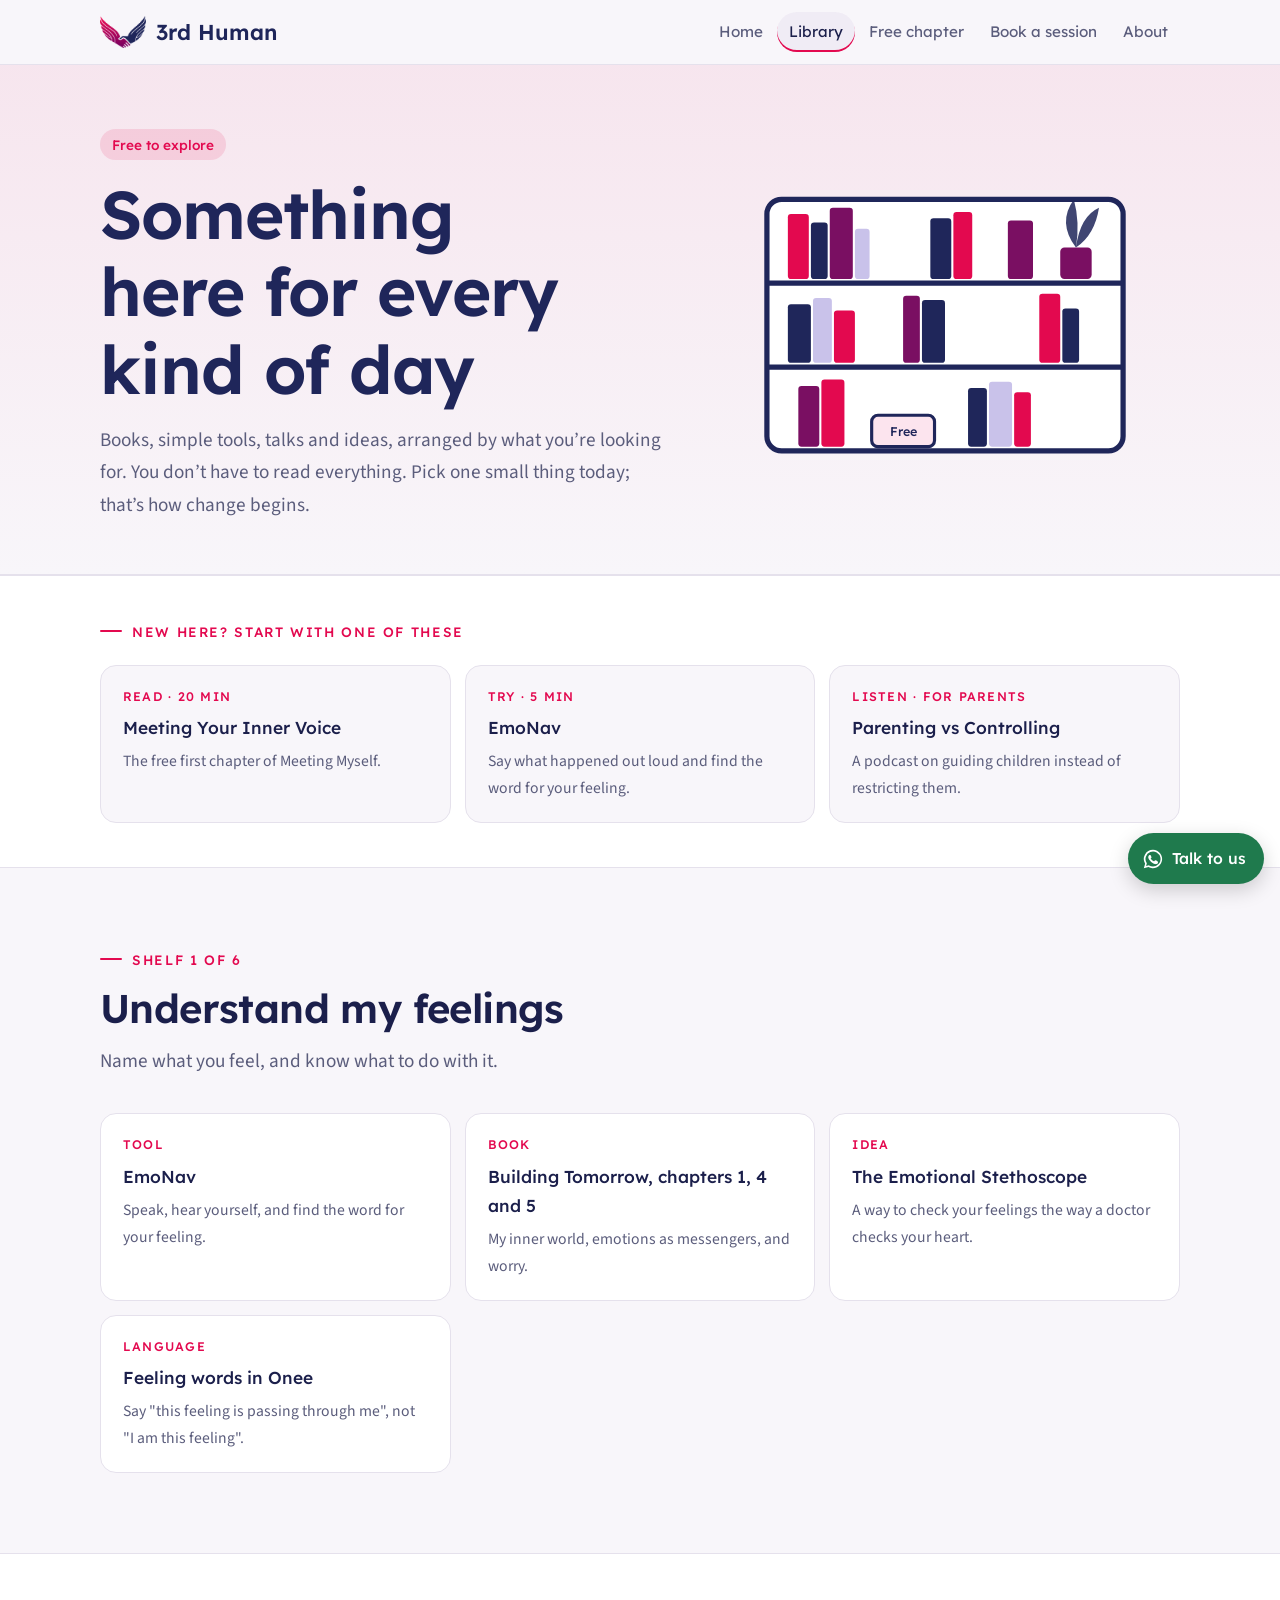
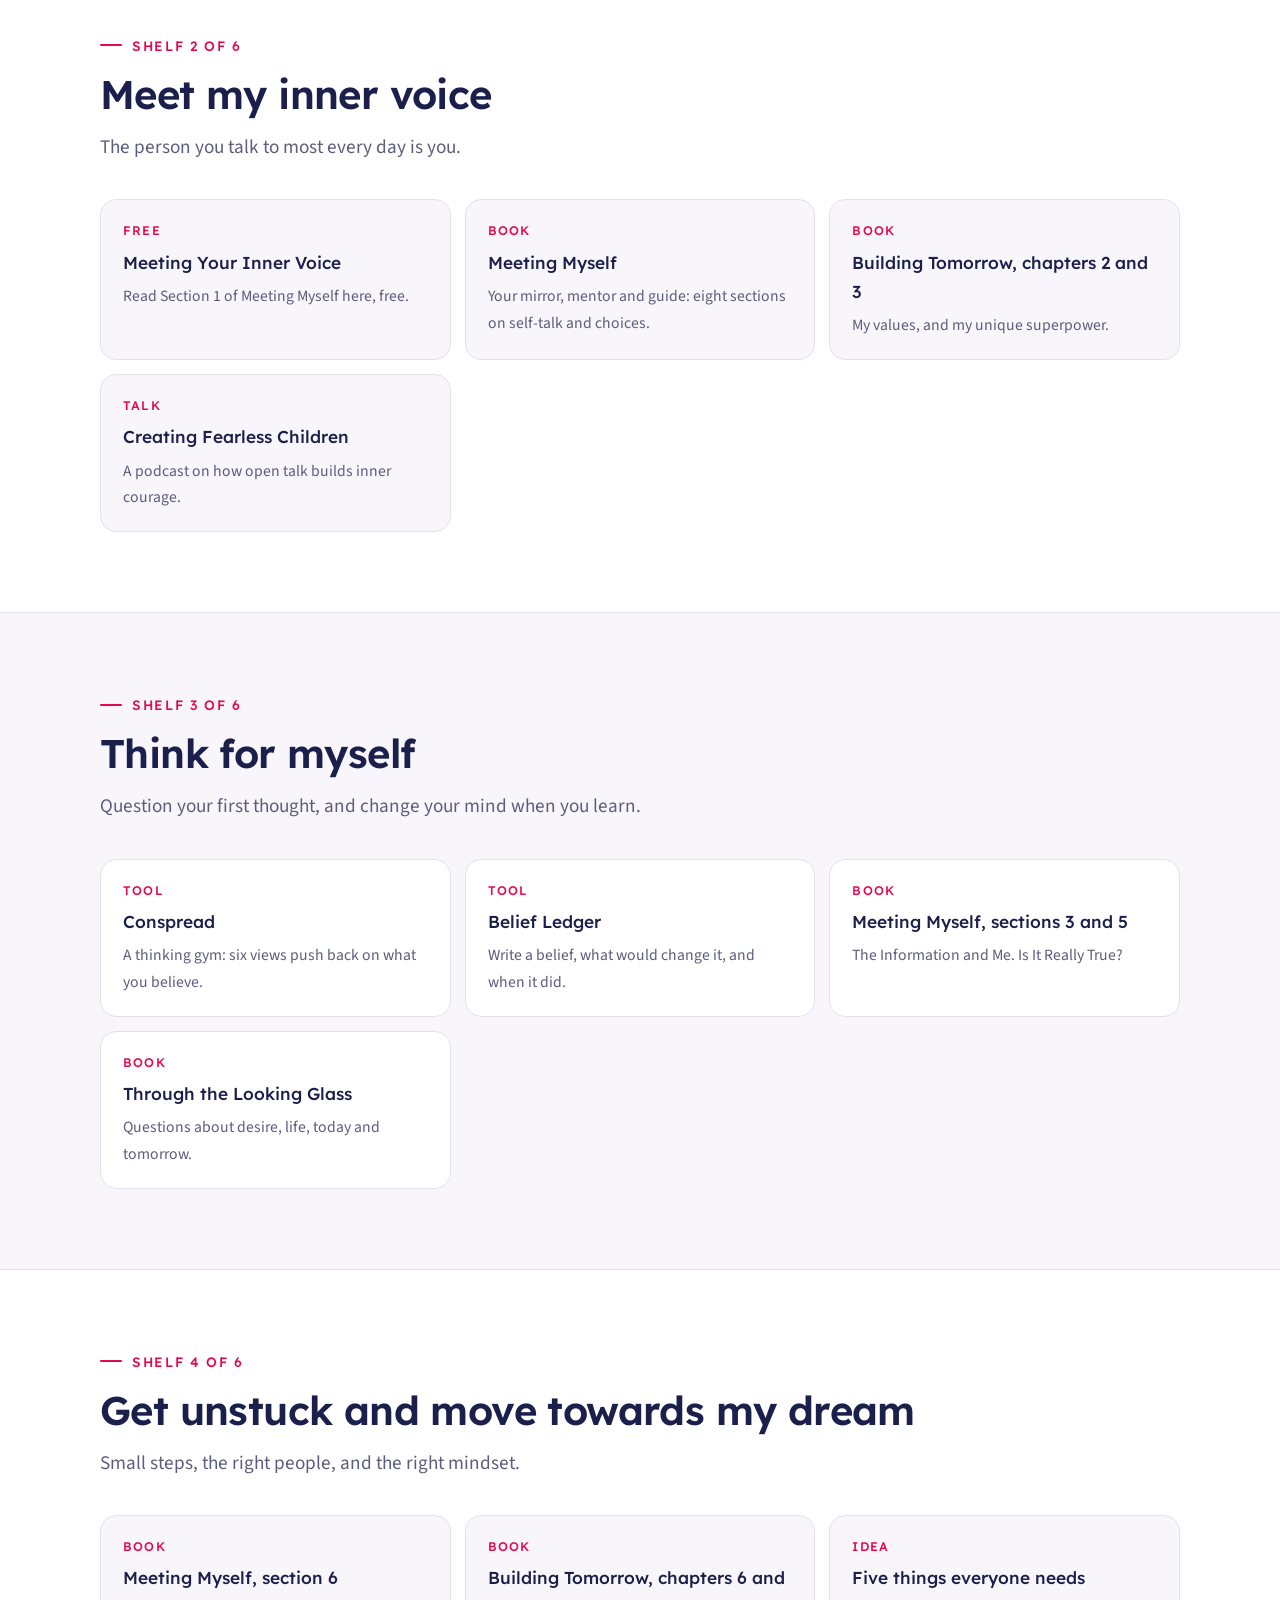
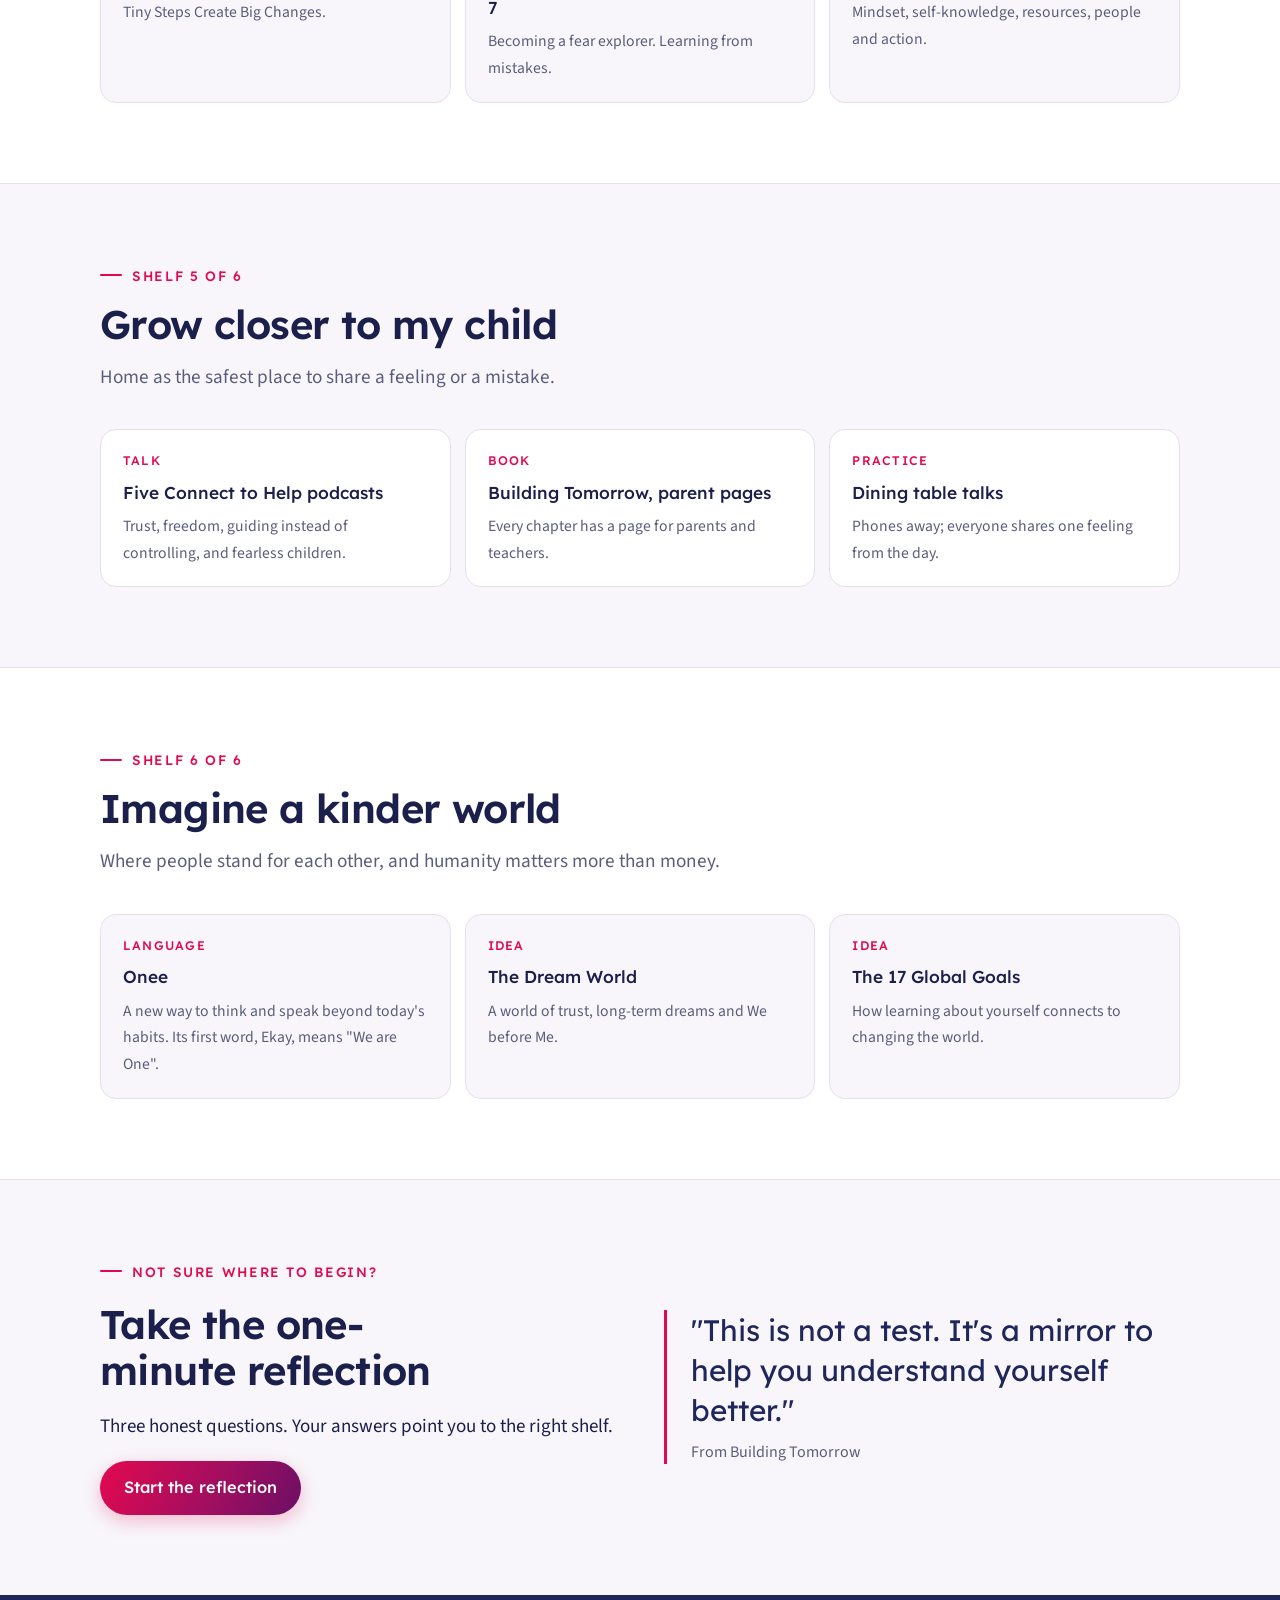
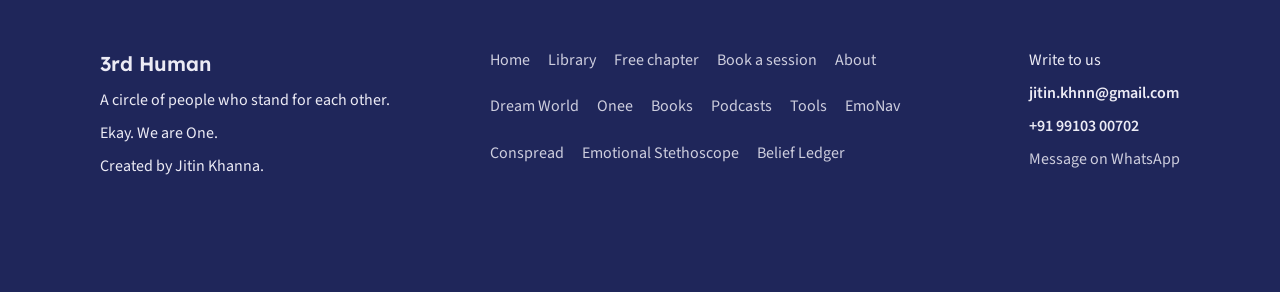
<file: library.html>
<!doctype html>
<html lang="en"><head><meta charset="utf-8"><meta name="viewport" content="width=device-width, initial-scale=1, viewport-fit=cover">
<title>3rd Human Library</title>
<meta name="claude:viewport-fit-sides" content="cover">
<meta name="description" content="The 3rd Human library: books, tools, talks and ideas arranged by what you are looking for.">
<meta property="og:title" content="3rd Human Library"><meta property="og:description" content="The 3rd Human library: books, tools, talks and ideas arranged by what you are looking for.">
<link rel="preconnect" href="https://fonts.googleapis.com"><link rel="preconnect" href="https://fonts.gstatic.com" crossorigin><link rel="stylesheet" href="https://fonts.googleapis.com/css2?family=Lexend:wght@400;500;600&family=Noto+Sans+Devanagari:wght@500&family=Source+Sans+3:ital,wght@0,400;0,600;1,400&display=swap">
<link rel="stylesheet" href="style.css">
<link rel="icon" href="favicon.svg" type="image/svg+xml">
<style>:root{--accent:var(--pink)}</style></head>
<body>
<header class="site"><div class="wrap"><a class="logo" href="index.html"><img class="mark" src="img/logo-mark.png" alt="" width="240" height="165"><span>3rd Human</span></a><nav class="main" aria-label="Main"><a href="index.html">Home</a><a href="library.html" aria-current="page">Library</a><a href="free-chapter.html">Free chapter</a><a href="sessions.html">Book a session</a><a href="about.html">About</a></nav></div></header>
<main><section class="pagehead ph-split"><div class="wrap"><div class="stack"><span class="badge">Free to explore</span><h1>Something here for every kind of day</h1><p class="lead">Books, simple tools, talks and ideas, arranged by what you’re looking for. You don’t have to read everything. Pick one small thing today; that’s how change begins.</p></div><svg class="ill" viewBox="0 0 420 300" role="img" aria-label="A bookshelf with colourful books, a plant and a small lamp">
 <rect x="40" y="30" width="340" height="240" rx="14" fill="#fff" stroke="var(--navy)" stroke-width="5"/>
 <path d="M40 110 h340 M40 190 h340" stroke="var(--navy)" stroke-width="5"/>
 <rect x="60" y="44" width="20" height="62" rx="3" fill="var(--pink)"/><rect x="82" y="52" width="16" height="54" rx="3" fill="var(--navy)"/><rect x="100" y="38" width="22" height="68" rx="3" fill="var(--plum)"/><rect x="124" y="58" width="14" height="48" rx="3" fill="var(--lilac2)"/><rect x="196" y="48" width="20" height="58" rx="3" fill="var(--navy)"/><rect x="218" y="42" width="18" height="64" rx="3" fill="var(--pink)"/><rect x="270" y="50" width="24" height="56" rx="3" fill="var(--plum)"/><rect x="60" y="130" width="22" height="56" rx="3" fill="var(--navy)"/><rect x="84" y="124" width="18" height="62" rx="3" fill="var(--lilac2)"/><rect x="104" y="136" width="20" height="50" rx="3" fill="var(--pink)"/><rect x="170" y="122" width="16" height="64" rx="3" fill="var(--plum)"/><rect x="188" y="126" width="22" height="60" rx="3" fill="var(--navy)"/><rect x="300" y="120" width="20" height="66" rx="3" fill="var(--pink)"/><rect x="322" y="134" width="16" height="52" rx="3" fill="var(--navy)"/><rect x="70" y="208" width="20" height="58" rx="3" fill="var(--plum)"/><rect x="92" y="202" width="22" height="64" rx="3" fill="var(--pink)"/><rect x="232" y="210" width="18" height="56" rx="3" fill="var(--navy)"/><rect x="252" y="204" width="22" height="62" rx="3" fill="var(--lilac2)"/><rect x="276" y="214" width="16" height="52" rx="3" fill="var(--pink)"/>
 <rect x="320" y="76" width="30" height="30" rx="4" fill="var(--plum)"/><path d="M335 76 q-18 -24 -2 -46 q6 22 2 46 q4 -30 22 -38 q-4 26 -22 38" fill="var(--navy)" opacity=".85"/>
 <rect x="140" y="236" width="60" height="30" rx="6" fill="var(--blush)" stroke="var(--navy)" stroke-width="3"/><text x="170" y="256" class="lbl dark" style="font-size:12px">Free</text>
</svg></div></section>
<section class="band" style="padding-block:44px"><div class="wrap">
 <div class="sechead" style="margin-bottom:22px"><span class="eyebrow">New here? Start with one of these</span></div>
 <div class="items">
  <a class="item" href="free-chapter.html"><span class="tag">Read · 20 min</span><b>Meeting Your Inner Voice</b><span>The free first chapter of Meeting Myself.</span></a>
  <a class="item" href="emonav.html"><span class="tag">Try · 5 min</span><b>EmoNav</b><span>Say what happened out loud and find the word for your feeling.</span></a>
  <a class="item" href="podcasts.html"><span class="tag">Listen · for parents</span><b>Parenting vs Controlling</b><span>A podcast on guiding children instead of restricting them.</span></a>
 </div>
</div></section>

<section class="shelfsec" id="feelings"><div class="wrap">
 <div class="sechead"><span class="eyebrow">Shelf 1 of 6</span><h2>Understand my feelings</h2><p class="lead">Name what you feel, and know what to do with it.</p></div>
 <div class="items"><a class="item" href="emonav.html"><span class="tag">Tool</span><b>EmoNav</b><span>Speak, hear yourself, and find the word for your feeling.</span></a><a class="item" href="books.html#building-tomorrow"><span class="tag">Book</span><b>Building Tomorrow, chapters 1, 4 and 5</b><span>My inner world, emotions as messengers, and worry.</span></a><a class="item" href="stethoscope.html"><span class="tag">Idea</span><b>The Emotional Stethoscope</b><span>A way to check your feelings the way a doctor checks your heart.</span></a><a class="item" href="onee.html"><span class="tag">Language</span><b>Feeling words in Onee</b><span>Say "this feeling is passing through me", not "I am this feeling".</span></a></div>
</div></section>
<section class="shelfsec band" id="inner-voice"><div class="wrap">
 <div class="sechead"><span class="eyebrow">Shelf 2 of 6</span><h2>Meet my inner voice</h2><p class="lead">The person you talk to most every day is you.</p></div>
 <div class="items"><a class="item" href="free-chapter.html"><span class="tag">Free</span><b>Meeting Your Inner Voice</b><span>Read Section 1 of Meeting Myself here, free.</span></a><a class="item" href="books.html#meeting-myself"><span class="tag">Book</span><b>Meeting Myself</b><span>Your mirror, mentor and guide: eight sections on self-talk and choices.</span></a><a class="item" href="books.html#building-tomorrow"><span class="tag">Book</span><b>Building Tomorrow, chapters 2 and 3</b><span>My values, and my unique superpower.</span></a><a class="item" href="podcasts.html"><span class="tag">Talk</span><b>Creating Fearless Children</b><span>A podcast on how open talk builds inner courage.</span></a></div>
</div></section>
<section class="shelfsec" id="think"><div class="wrap">
 <div class="sechead"><span class="eyebrow">Shelf 3 of 6</span><h2>Think for myself</h2><p class="lead">Question your first thought, and change your mind when you learn.</p></div>
 <div class="items"><a class="item" href="conspread.html"><span class="tag">Tool</span><b>Conspread</b><span>A thinking gym: six views push back on what you believe.</span></a><a class="item" href="belief-ledger.html"><span class="tag">Tool</span><b>Belief Ledger</b><span>Write a belief, what would change it, and when it did.</span></a><a class="item" href="books.html#meeting-myself"><span class="tag">Book</span><b>Meeting Myself, sections 3 and 5</b><span>The Information and Me. Is It Really True?</span></a><a class="item" href="books.html#looking-glass"><span class="tag">Book</span><b>Through the Looking Glass</b><span>Questions about desire, life, today and tomorrow.</span></a></div>
</div></section>
<section class="shelfsec band" id="unstuck"><div class="wrap">
 <div class="sechead"><span class="eyebrow">Shelf 4 of 6</span><h2>Get unstuck and move towards my dream</h2><p class="lead">Small steps, the right people, and the right mindset.</p></div>
 <div class="items"><a class="item" href="books.html#meeting-myself"><span class="tag">Book</span><b>Meeting Myself, section 6</b><span>Tiny Steps Create Big Changes.</span></a><a class="item" href="books.html#building-tomorrow"><span class="tag">Book</span><b>Building Tomorrow, chapters 6 and 7</b><span>Becoming a fear explorer. Learning from mistakes.</span></a><a class="item" href="dream-world.html"><span class="tag">Idea</span><b>Five things everyone needs</b><span>Mindset, self-knowledge, resources, people and action.</span></a></div>
</div></section>
<section class="shelfsec" id="family"><div class="wrap">
 <div class="sechead"><span class="eyebrow">Shelf 5 of 6</span><h2>Grow closer to my child</h2><p class="lead">Home as the safest place to share a feeling or a mistake.</p></div>
 <div class="items"><a class="item" href="podcasts.html"><span class="tag">Talk</span><b>Five Connect to Help podcasts</b><span>Trust, freedom, guiding instead of controlling, and fearless children.</span></a><a class="item" href="books.html#building-tomorrow"><span class="tag">Book</span><b>Building Tomorrow, parent pages</b><span>Every chapter has a page for parents and teachers.</span></a><a class="item" href="podcasts.html"><span class="tag">Practice</span><b>Dining table talks</b><span>Phones away; everyone shares one feeling from the day.</span></a></div>
</div></section>
<section class="shelfsec band" id="world"><div class="wrap">
 <div class="sechead"><span class="eyebrow">Shelf 6 of 6</span><h2>Imagine a kinder world</h2><p class="lead">Where people stand for each other, and humanity matters more than money.</p></div>
 <div class="items"><a class="item" href="onee.html"><span class="tag">Language</span><b>Onee</b><span>A new way to think and speak beyond today's habits. Its first word, Ekay, means "We are One".</span></a><a class="item" href="dream-world.html"><span class="tag">Idea</span><b>The Dream World</b><span>A world of trust, long-term dreams and We before Me.</span></a><a class="item" href="dream-world.html"><span class="tag">Idea</span><b>The 17 Global Goals</b><span>How learning about yourself connects to changing the world.</span></a></div>
</div></section>
<section><div class="wrap split">
 <div class="stack"><span class="eyebrow">Not sure where to begin?</span><h2>Take the one-minute reflection</h2>
 <p>Three honest questions. Your answers point you to the right shelf.</p>
 <div class="row"><a class="btn" href="index.html#start">Start the reflection</a></div></div>
 <blockquote class="quote">"This is not a test. It's a mirror to help you understand yourself better."<cite>From Building Tomorrow</cite></blockquote>
</div></section></main>
<footer class="site"><div class="wrap">
<div class="stack" style="gap:6px"><strong>3rd Human</strong><span>A circle of people who stand for each other.</span><span>Ekay. We are One.</span><span>Created by Jitin Khanna.</span></div>
<nav aria-label="Footer"><a href="index.html">Home</a><a href="library.html">Library</a><a href="free-chapter.html">Free chapter</a><a href="sessions.html">Book a session</a><a href="about.html">About</a><a href="dream-world.html">Dream World</a><a href="onee.html">Onee</a><a href="books.html">Books</a><a href="podcasts.html">Podcasts</a><a href="tools.html">Tools</a><a href="emonav.html">EmoNav</a><a href="conspread.html">Conspread</a><a href="stethoscope.html">Emotional Stethoscope</a><a href="belief-ledger.html">Belief Ledger</a></nav>
<div class="stack" style="gap:6px"><span>Write to us</span><span class="contact">jitin.khnn@gmail.com</span><span class="contact">+91 99103 00702</span><a href="https://wa.me/919910300702?text=Hi%20Jitin%2C%20I%20found%203rd%20Human%20and%20would%20like%20to%20talk." target="_blank" rel="noopener">Message on WhatsApp</a></div>
</div></footer>
<a class="wa-float" href="https://wa.me/919910300702?text=Hi%20Jitin%2C%20I%20found%203rd%20Human%20and%20would%20like%20to%20talk." target="_blank" rel="noopener" aria-label="Message Jitin on WhatsApp"><svg viewBox="0 0 24 24" aria-hidden="true"><path fill="currentColor" d="M12 2a10 10 0 0 0-8.6 15.1L2 22l5-1.3A10 10 0 1 0 12 2Zm0 18.2a8.2 8.2 0 0 1-4.2-1.2l-.3-.2-3 .8.8-2.9-.2-.3A8.2 8.2 0 1 1 12 20.2Zm4.5-6.1c-.2-.1-1.5-.7-1.7-.8-.2-.1-.4-.1-.6.1l-.8 1c-.1.2-.3.2-.5.1a6.7 6.7 0 0 1-3.3-2.9c-.3-.4.3-.4.7-1.3.1-.2 0-.3 0-.4l-.8-1.8c-.2-.5-.4-.4-.6-.4h-.5a1 1 0 0 0-.7.3 3 3 0 0 0-.9 2.2 5.2 5.2 0 0 0 1.1 2.7 11.8 11.8 0 0 0 4.5 4c1.7.7 2.3.8 3.2.6.5-.1 1.5-.6 1.7-1.2.2-.6.2-1.1.2-1.2-.1-.1-.3-.2-.5-.3Z"/></svg><span>Talk to us</span></a>
</body></html>
</file>
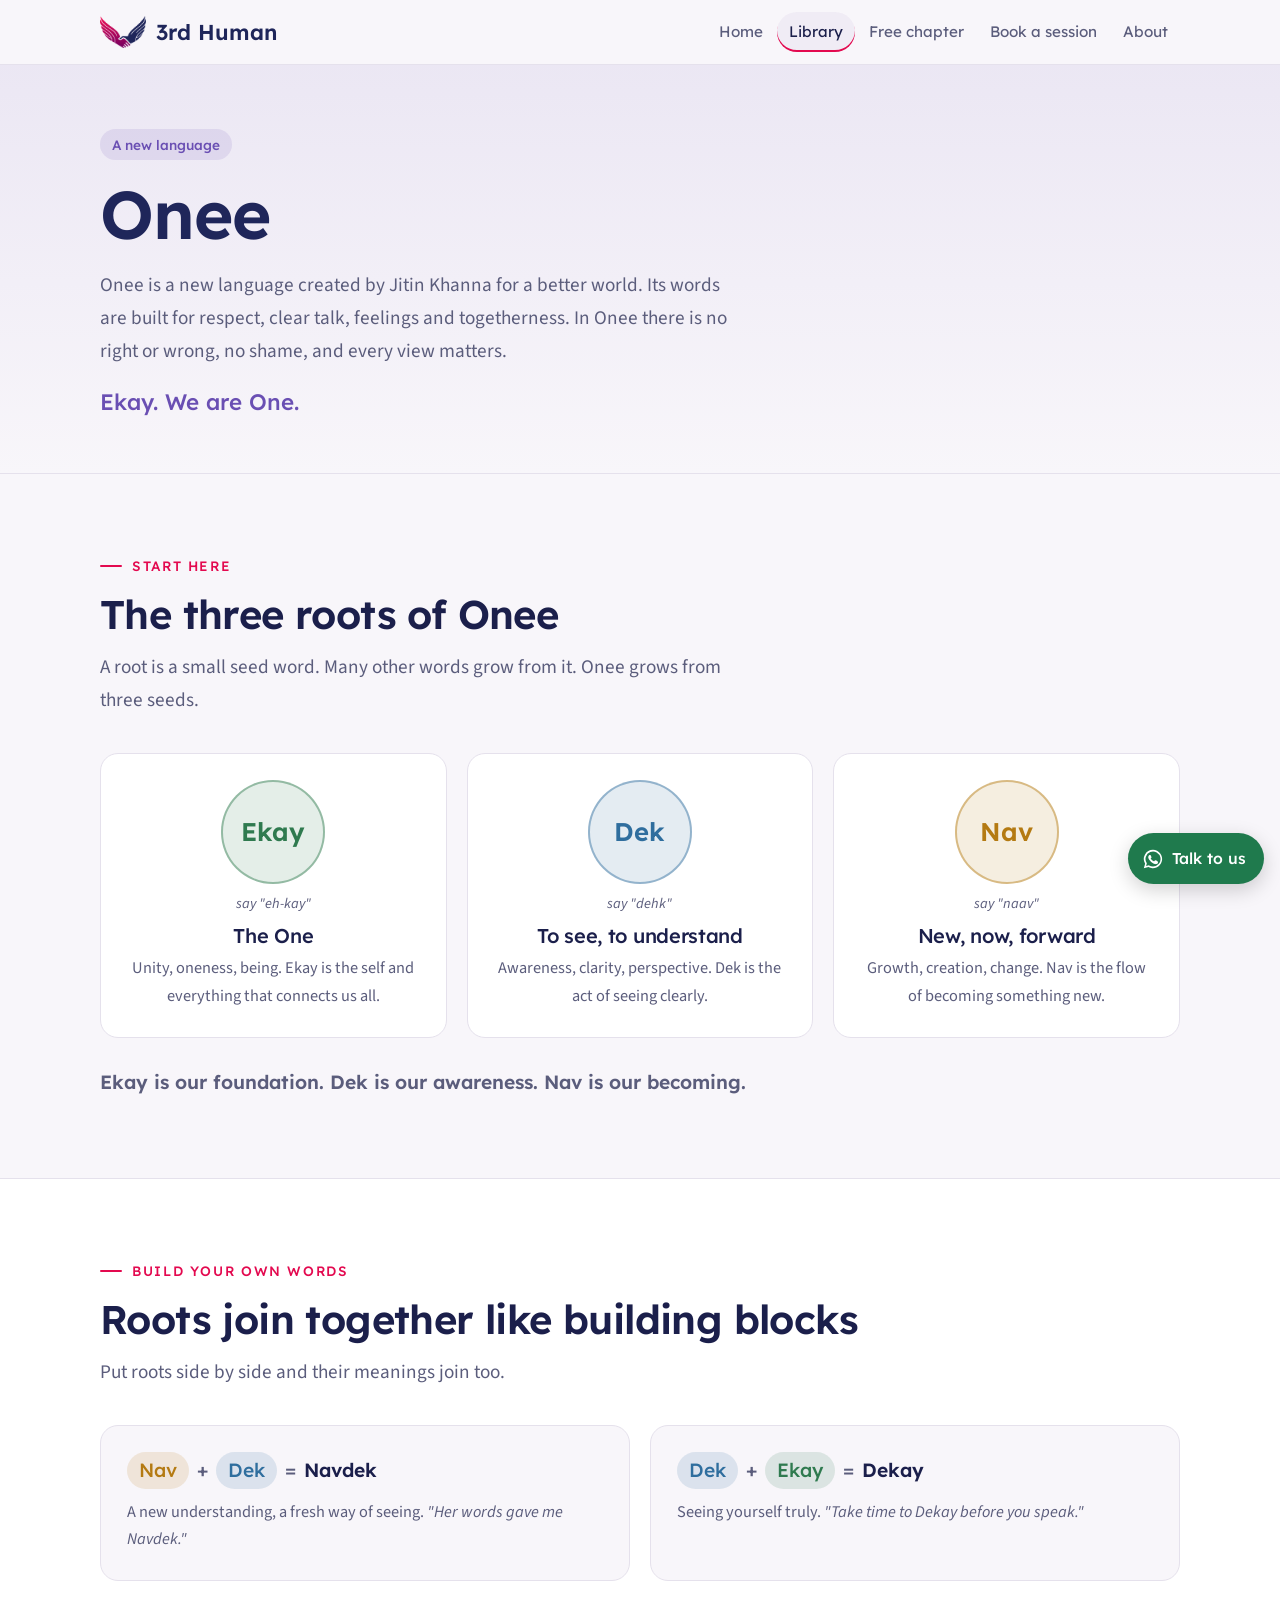
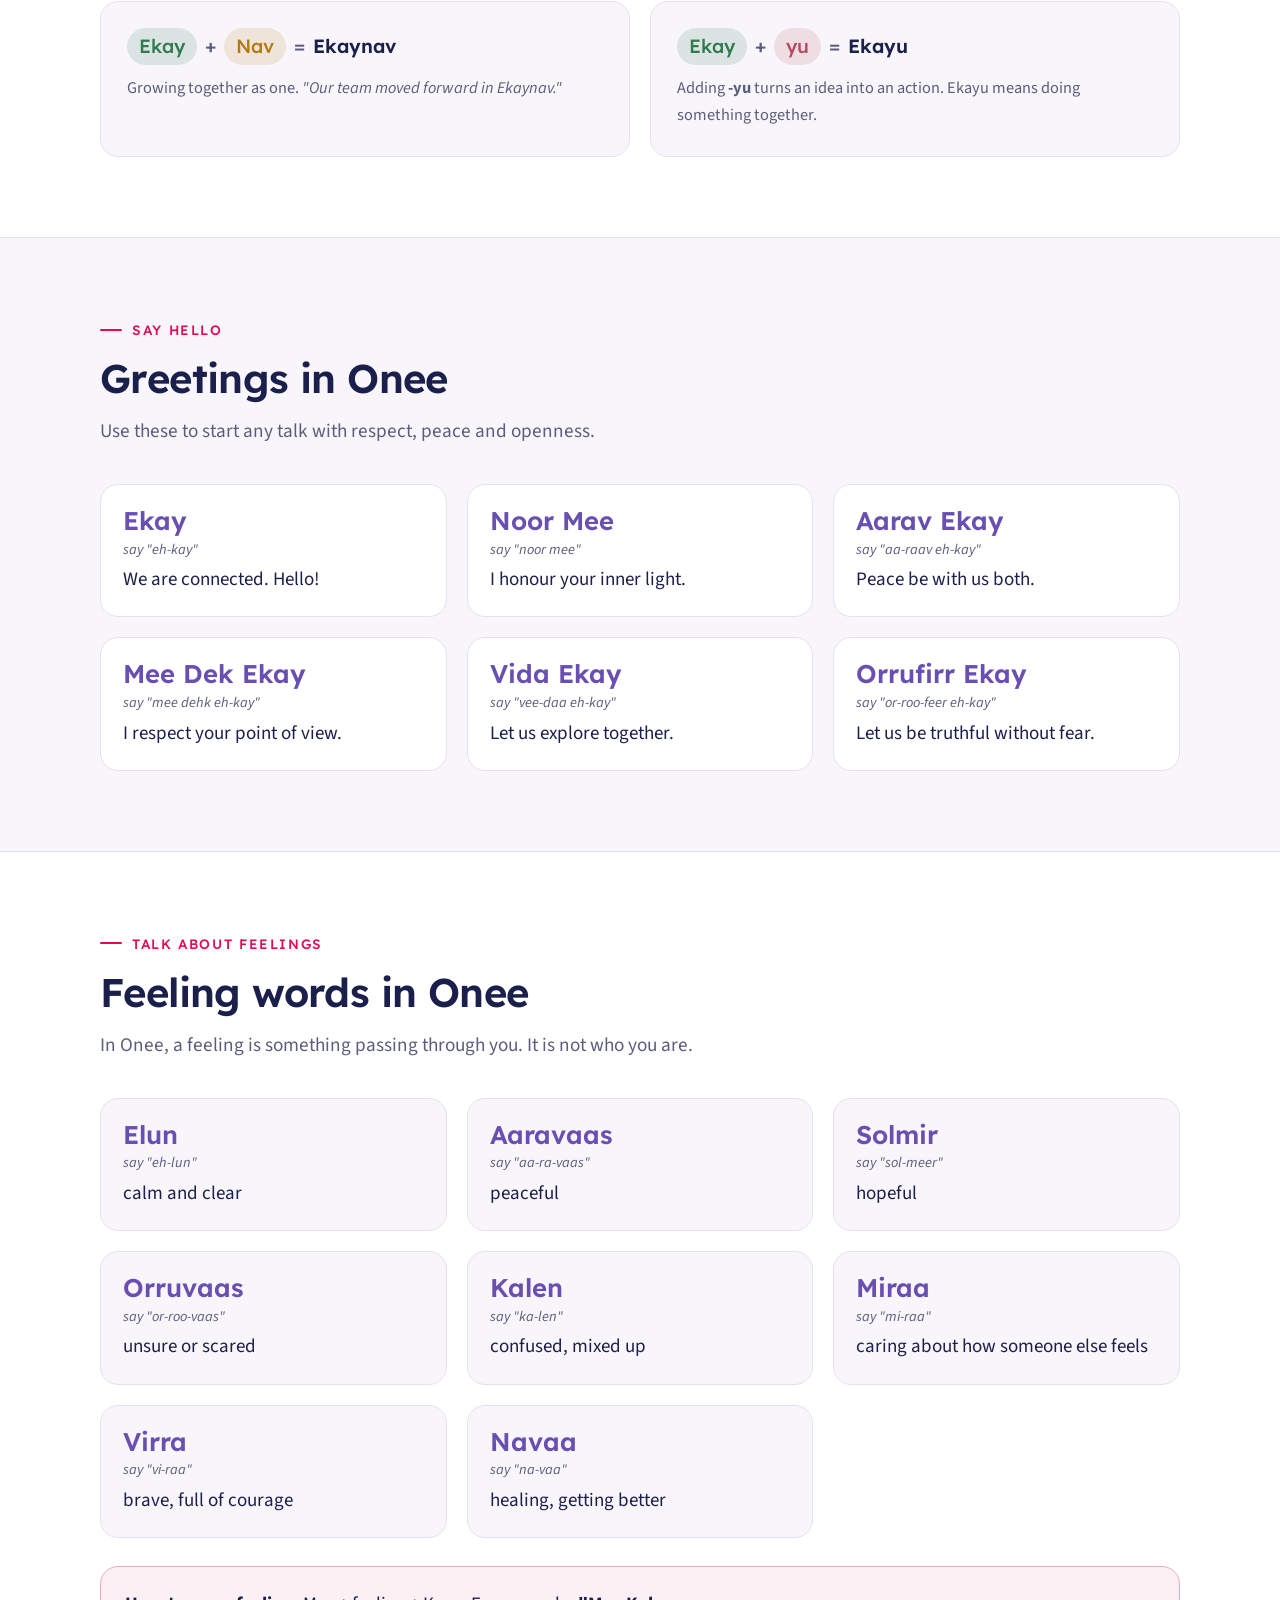
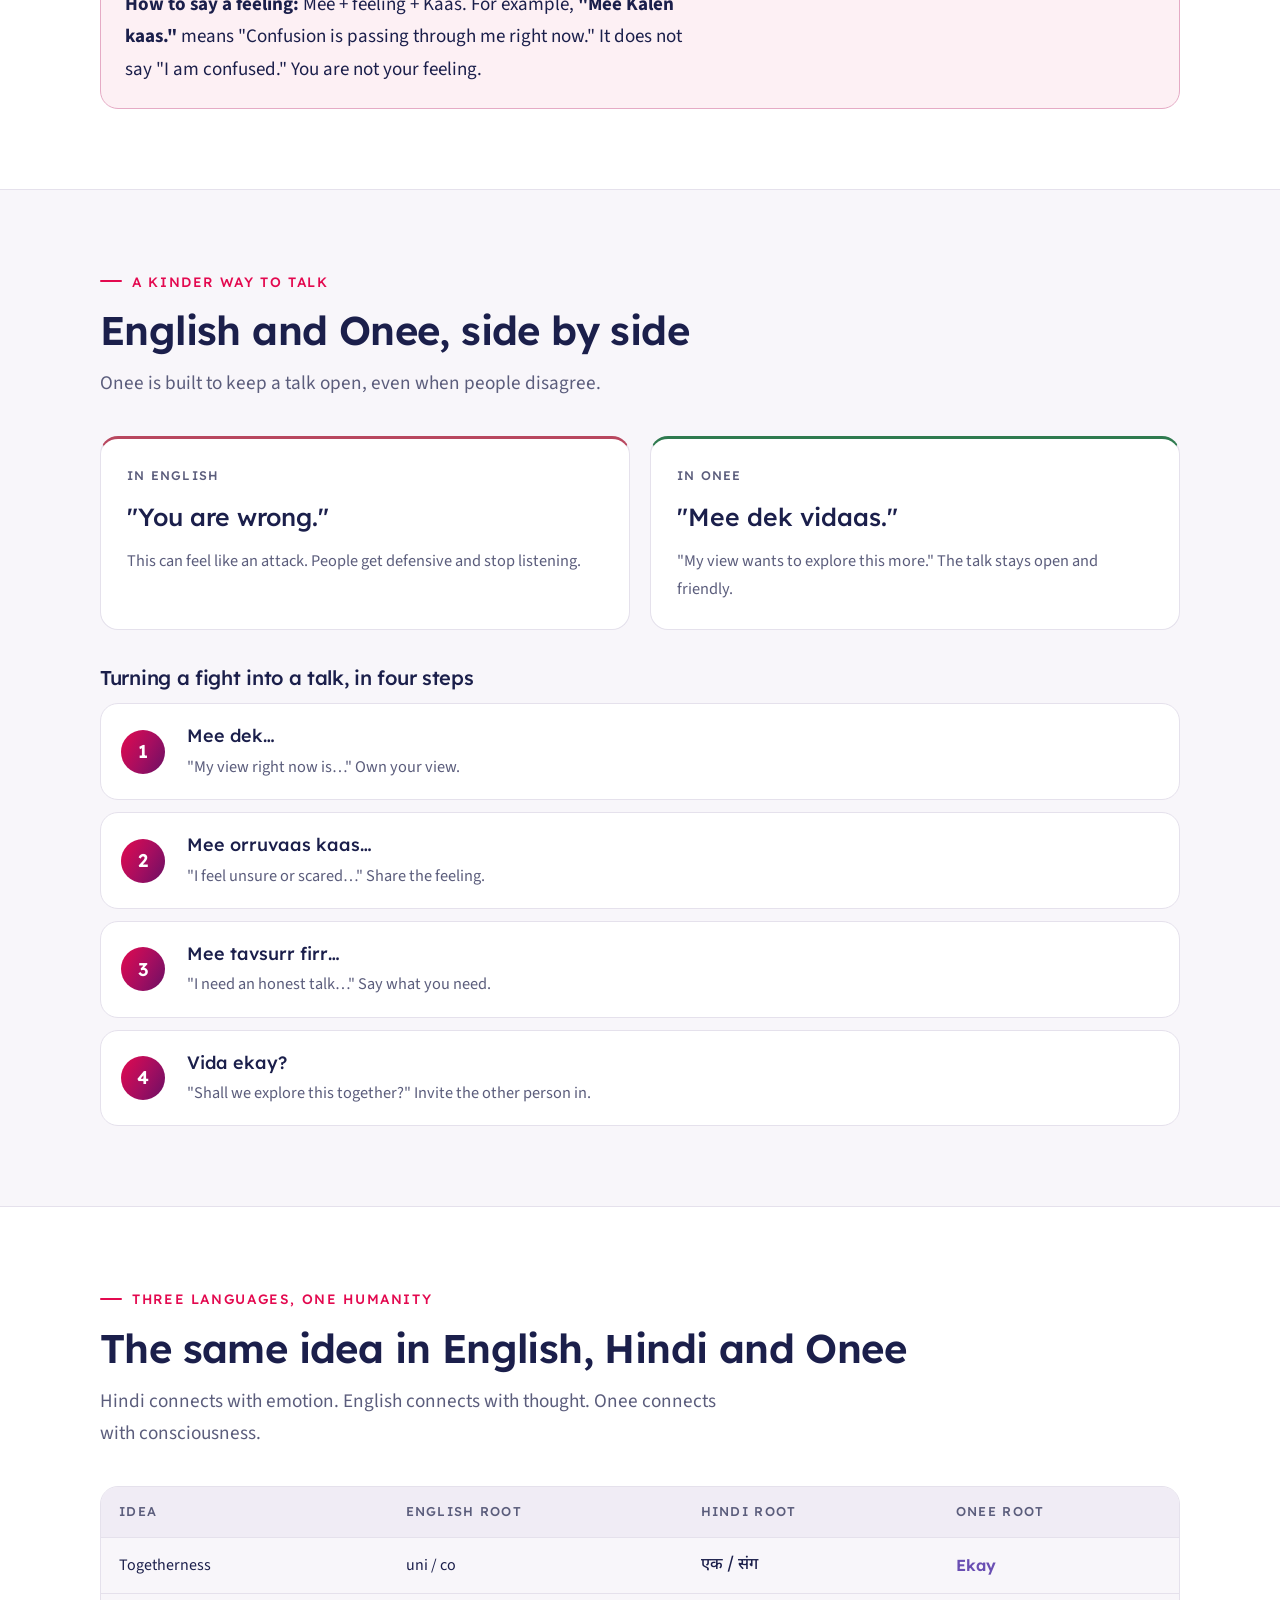
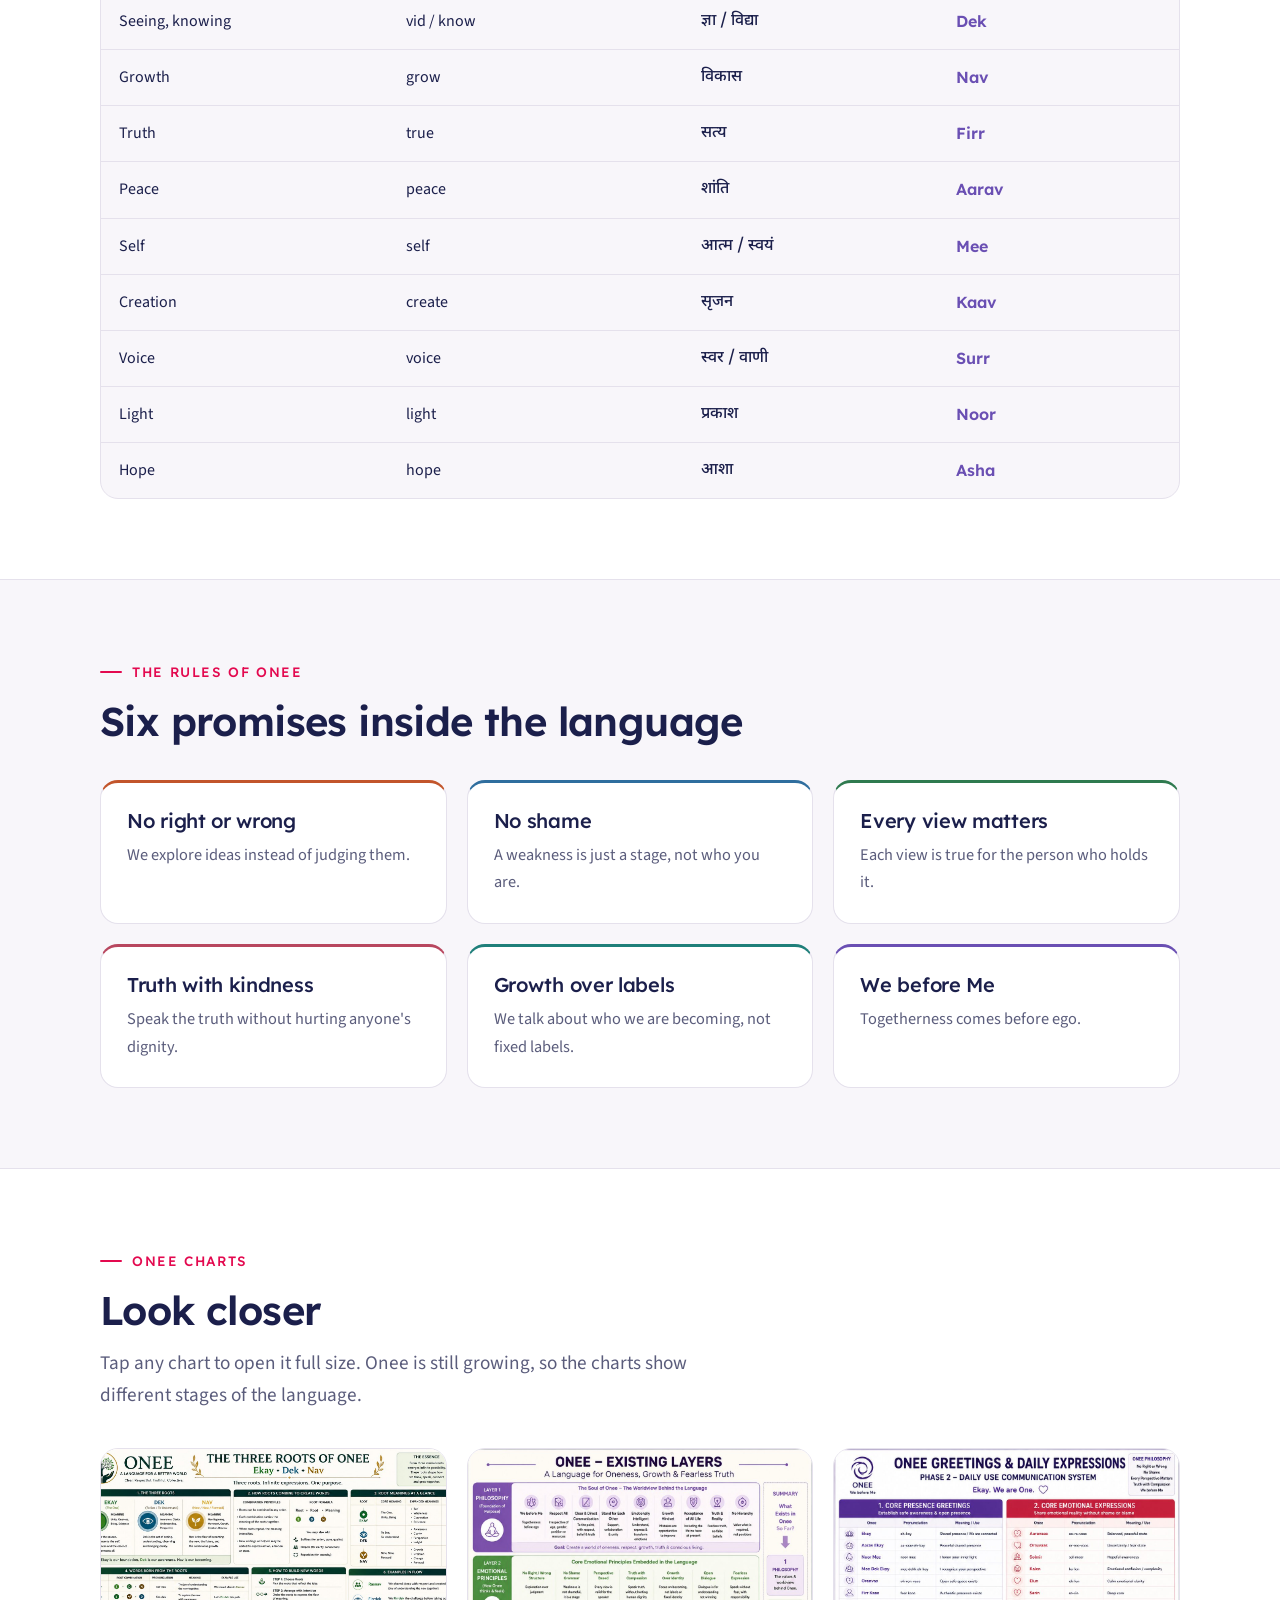
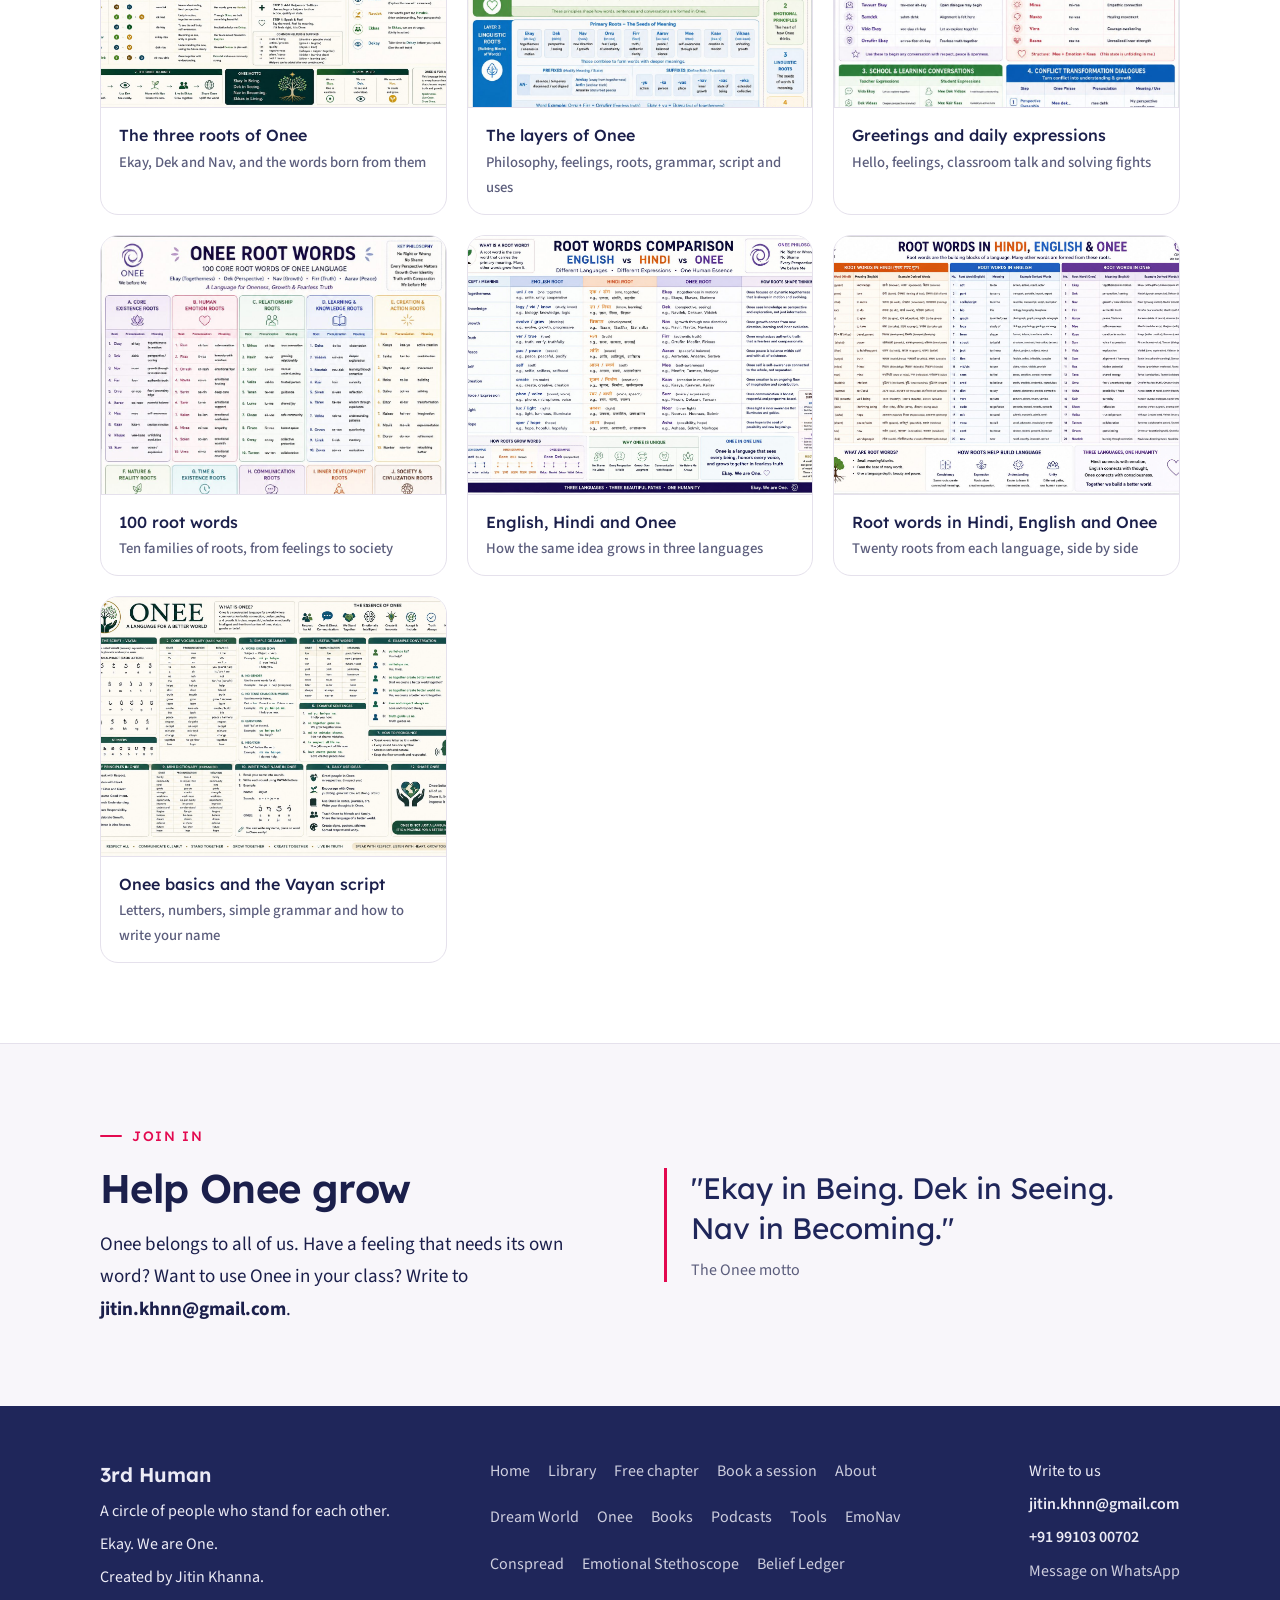
<file: onee.html>
<!doctype html>
<html lang="en"><head><meta charset="utf-8"><meta name="viewport" content="width=device-width, initial-scale=1, viewport-fit=cover">
<title>Onee Language</title>
<meta name="claude:viewport-fit-sides" content="cover">
<meta name="description" content="Onee is a new language for a better world, built on three roots: Ekay (we are one), Dek (to see) and Nav (to grow).">
<meta property="og:title" content="Onee Language"><meta property="og:description" content="Onee is a new language for a better world, built on three roots: Ekay (we are one), Dek (to see) and Nav (to grow).">
<link rel="preconnect" href="https://fonts.googleapis.com"><link rel="preconnect" href="https://fonts.gstatic.com" crossorigin><link rel="stylesheet" href="https://fonts.googleapis.com/css2?family=Lexend:wght@400;500;600&family=Noto+Sans+Devanagari:wght@500&family=Source+Sans+3:ital,wght@0,400;0,600;1,400&display=swap">
<link rel="stylesheet" href="style.css">
<link rel="icon" href="favicon.svg" type="image/svg+xml">
<style>:root{--accent:var(--grape)}</style></head>
<body>
<header class="site"><div class="wrap"><a class="logo" href="index.html"><img class="mark" src="img/logo-mark.png" alt="" width="240" height="165"><span>3rd Human</span></a><nav class="main" aria-label="Main"><a href="index.html">Home</a><a href="library.html" aria-current="page">Library</a><a href="free-chapter.html">Free chapter</a><a href="sessions.html">Book a session</a><a href="about.html">About</a></nav></div></header>
<main>
<section class="pagehead"><div class="wrap stack"><span class="badge">A new language</span><h1>Onee</h1>
<p class="lead">Onee is a new language created by Jitin Khanna for a better world. Its words are built for respect, clear talk, feelings and togetherness. In Onee there is no right or wrong, no shame, and every view matters.</p>
<p class="lead" style="font-family:var(--f-display);font-weight:500;font-size:1.4rem;color:var(--accent)">Ekay. We are One.</p></div></section>

<section><div class="wrap">
 <div class="sechead"><span class="eyebrow">Start here</span><h2>The three roots of Onee</h2><p class="lead">A root is a small seed word. Many other words grow from it. Onee grows from three seeds.</p></div>
 <div class="grid three">
  <div class="card root" style="--c:var(--green)"><span class="ball">Ekay</span><span class="say">say "eh-kay"</span><h3>The One</h3><p>Unity, oneness, being. Ekay is the self and everything that connects us all.</p></div>
  <div class="card root" style="--c:var(--blue)"><span class="ball">Dek</span><span class="say">say "dehk"</span><h3>To see, to understand</h3><p>Awareness, clarity, perspective. Dek is the act of seeing clearly.</p></div>
  <div class="card root" style="--c:var(--sun)"><span class="ball">Nav</span><span class="say">say "naav"</span><h3>New, now, forward</h3><p>Growth, creation, change. Nav is the flow of becoming something new.</p></div>
 </div>
 <p class="lead" style="margin-top:28px;max-width:none;font-family:var(--f-display);font-weight:600">Ekay is our foundation. Dek is our awareness. Nav is our becoming.</p>
</div></section>

<section class="band"><div class="wrap">
 <div class="sechead"><span class="eyebrow">Build your own words</span><h2>Roots join together like building blocks</h2><p class="lead">Put roots side by side and their meanings join too.</p></div>
 <div class="grid two">
  <div class="card" style="--c:var(--grape)"><div class="formula"><span class="chip" style="--c:var(--sun)">Nav</span>+<span class="chip" style="--c:var(--blue)">Dek</span>=<span>Navdek</span></div><p>A new understanding, a fresh way of seeing. <i>"Her words gave me Navdek."</i></p></div>
  <div class="card" style="--c:var(--grape)"><div class="formula"><span class="chip" style="--c:var(--blue)">Dek</span>+<span class="chip" style="--c:var(--green)">Ekay</span>=<span>Dekay</span></div><p>Seeing yourself truly. <i>"Take time to Dekay before you speak."</i></p></div>
  <div class="card" style="--c:var(--grape)"><div class="formula"><span class="chip" style="--c:var(--green)">Ekay</span>+<span class="chip" style="--c:var(--sun)">Nav</span>=<span>Ekaynav</span></div><p>Growing together as one. <i>"Our team moved forward in Ekaynav."</i></p></div>
  <div class="card" style="--c:var(--grape)"><div class="formula"><span class="chip" style="--c:var(--green)">Ekay</span>+<span class="chip" style="--c:var(--rose)">yu</span>=<span>Ekayu</span></div><p>Adding <b>-yu</b> turns an idea into an action. Ekayu means doing something together.</p></div>
 </div>
</div></section>

<section><div class="wrap">
 <div class="sechead"><span class="eyebrow">Say hello</span><h2>Greetings in Onee</h2><p class="lead">Use these to start any talk with respect, peace and openness.</p></div>
 <div class="grid">
  <div class="word"><span class="w">Ekay</span><span class="say">say "eh-kay"</span><span class="m">We are connected. Hello!</span></div>
  <div class="word"><span class="w">Noor Mee</span><span class="say">say "noor mee"</span><span class="m">I honour your inner light.</span></div>
  <div class="word"><span class="w">Aarav Ekay</span><span class="say">say "aa-raav eh-kay"</span><span class="m">Peace be with us both.</span></div>
  <div class="word"><span class="w">Mee Dek Ekay</span><span class="say">say "mee dehk eh-kay"</span><span class="m">I respect your point of view.</span></div>
  <div class="word"><span class="w">Vida Ekay</span><span class="say">say "vee-daa eh-kay"</span><span class="m">Let us explore together.</span></div>
  <div class="word"><span class="w">Orrufirr Ekay</span><span class="say">say "or-roo-feer eh-kay"</span><span class="m">Let us be truthful without fear.</span></div>
 </div>
</div></section>

<section class="band"><div class="wrap">
 <div class="sechead"><span class="eyebrow">Talk about feelings</span><h2>Feeling words in Onee</h2><p class="lead">In Onee, a feeling is something passing through you. It is not who you are.</p></div>
 <div class="grid">
  <div class="word"><span class="w">Elun</span><span class="say">say "eh-lun"</span><span class="m">calm and clear</span></div>
  <div class="word"><span class="w">Aaravaas</span><span class="say">say "aa-ra-vaas"</span><span class="m">peaceful</span></div>
  <div class="word"><span class="w">Solmir</span><span class="say">say "sol-meer"</span><span class="m">hopeful</span></div>
  <div class="word"><span class="w">Orruvaas</span><span class="say">say "or-roo-vaas"</span><span class="m">unsure or scared</span></div>
  <div class="word"><span class="w">Kalen</span><span class="say">say "ka-len"</span><span class="m">confused, mixed up</span></div>
  <div class="word"><span class="w">Miraa</span><span class="say">say "mi-raa"</span><span class="m">caring about how someone else feels</span></div>
  <div class="word"><span class="w">Virra</span><span class="say">say "vi-raa"</span><span class="m">brave, full of courage</span></div>
  <div class="word"><span class="w">Navaa</span><span class="say">say "na-vaa"</span><span class="m">healing, getting better</span></div>
 </div>
 <div class="note" style="margin-top:28px"><p><b>How to say a feeling:</b> Mee + feeling + Kaas. For example, <b>"Mee Kalen kaas."</b> means "Confusion is passing through me right now." It does not say "I am confused." You are not your feeling.</p></div>
</div></section>

<section><div class="wrap">
 <div class="sechead"><span class="eyebrow">A kinder way to talk</span><h2>English and Onee, side by side</h2><p class="lead">Onee is built to keep a talk open, even when people disagree.</p></div>
 <div class="vs">
  <div class="card" style="--c:var(--rose)"><span class="tag">In English</span><span class="big">"You are wrong."</span><p>This can feel like an attack. People get defensive and stop listening.</p></div>
  <div class="card" style="--c:var(--green)"><span class="tag">In Onee</span><span class="big">"Mee dek vidaas."</span><p>"My view wants to explore this more." The talk stays open and friendly.</p></div>
 </div>
 <div class="stack" style="margin-top:36px;gap:14px"><h3>Turning a fight into a talk, in four steps</h3>
 <ol class="steps" style="--accent:var(--grape)">
  <li><div><b>Mee dek…</b><span>"My view right now is…" Own your view.</span></div></li>
  <li><div><b>Mee orruvaas kaas…</b><span>"I feel unsure or scared…" Share the feeling.</span></div></li>
  <li><div><b>Mee tavsurr firr…</b><span>"I need an honest talk…" Say what you need.</span></div></li>
  <li><div><b>Vida ekay?</b><span>"Shall we explore this together?" Invite the other person in.</span></div></li>
 </ol></div>
</div></section>

<section class="band"><div class="wrap">
 <div class="sechead"><span class="eyebrow">Three languages, one humanity</span><h2>The same idea in English, Hindi and Onee</h2><p class="lead">Hindi connects with emotion. English connects with thought. Onee connects with consciousness.</p></div>
 <div class="tablebox" style="--accent:var(--grape)"><table>
  <thead><tr><th>Idea</th><th>English root</th><th>Hindi root</th><th>Onee root</th></tr></thead>
  <tbody>
   <tr><td>Togetherness</td><td>uni / co</td><td class="hi">एक / संग</td><td class="on">Ekay</td></tr>
   <tr><td>Seeing, knowing</td><td>vid / know</td><td class="hi">ज्ञा / विद्या</td><td class="on">Dek</td></tr>
   <tr><td>Growth</td><td>grow</td><td class="hi">विकास</td><td class="on">Nav</td></tr>
   <tr><td>Truth</td><td>true</td><td class="hi">सत्य</td><td class="on">Firr</td></tr>
   <tr><td>Peace</td><td>peace</td><td class="hi">शांति</td><td class="on">Aarav</td></tr>
   <tr><td>Self</td><td>self</td><td class="hi">आत्म / स्वयं</td><td class="on">Mee</td></tr>
   <tr><td>Creation</td><td>create</td><td class="hi">सृजन</td><td class="on">Kaav</td></tr>
   <tr><td>Voice</td><td>voice</td><td class="hi">स्वर / वाणी</td><td class="on">Surr</td></tr>
   <tr><td>Light</td><td>light</td><td class="hi">प्रकाश</td><td class="on">Noor</td></tr>
   <tr><td>Hope</td><td>hope</td><td class="hi">आशा</td><td class="on">Asha</td></tr>
  </tbody></table></div>
</div></section>

<section><div class="wrap">
 <div class="sechead"><span class="eyebrow">The rules of Onee</span><h2>Six promises inside the language</h2></div>
 <div class="grid three tilt">
  <div class="card" style="--c:var(--orange)"><h3>No right or wrong</h3><p>We explore ideas instead of judging them.</p></div>
  <div class="card" style="--c:var(--blue)"><h3>No shame</h3><p>A weakness is just a stage, not who you are.</p></div>
  <div class="card" style="--c:var(--green)"><h3>Every view matters</h3><p>Each view is true for the person who holds it.</p></div>
  <div class="card" style="--c:var(--rose)"><h3>Truth with kindness</h3><p>Speak the truth without hurting anyone's dignity.</p></div>
  <div class="card" style="--c:var(--teal)"><h3>Growth over labels</h3><p>We talk about who we are becoming, not fixed labels.</p></div>
  <div class="card" style="--c:var(--grape)"><h3>We before Me</h3><p>Togetherness comes before ego.</p></div>
 </div>
</div></section>

<section class="band"><div class="wrap">
 <div class="sechead"><span class="eyebrow">Onee charts</span><h2>Look closer</h2><p class="lead">Tap any chart to open it full size. Onee is still growing, so the charts show different stages of the language.</p></div>
 <div class="gallery"><figure><a href="img/onee-three-roots.jpg" target="_blank" rel="noopener"><img src="img/onee-three-roots.jpg" alt="Onee chart: The three roots of Onee" loading="lazy" width="800" height="600"></a><figcaption>The three roots of Onee<span>Ekay, Dek and Nav, and the words born from them</span></figcaption></figure><figure><a href="img/onee-layers.jpg" target="_blank" rel="noopener"><img src="img/onee-layers.jpg" alt="Onee chart: The layers of Onee" loading="lazy" width="800" height="600"></a><figcaption>The layers of Onee<span>Philosophy, feelings, roots, grammar, script and uses</span></figcaption></figure><figure><a href="img/onee-greetings.jpg" target="_blank" rel="noopener"><img src="img/onee-greetings.jpg" alt="Onee chart: Greetings and daily expressions" loading="lazy" width="800" height="600"></a><figcaption>Greetings and daily expressions<span>Hello, feelings, classroom talk and solving fights</span></figcaption></figure><figure><a href="img/onee-100-roots.jpg" target="_blank" rel="noopener"><img src="img/onee-100-roots.jpg" alt="Onee chart: 100 root words" loading="lazy" width="800" height="600"></a><figcaption>100 root words<span>Ten families of roots, from feelings to society</span></figcaption></figure><figure><a href="img/onee-compare.jpg" target="_blank" rel="noopener"><img src="img/onee-compare.jpg" alt="Onee chart: English, Hindi and Onee" loading="lazy" width="800" height="600"></a><figcaption>English, Hindi and Onee<span>How the same idea grows in three languages</span></figcaption></figure><figure><a href="img/onee-hindi-english.jpg" target="_blank" rel="noopener"><img src="img/onee-hindi-english.jpg" alt="Onee chart: Root words in Hindi, English and Onee" loading="lazy" width="800" height="600"></a><figcaption>Root words in Hindi, English and Onee<span>Twenty roots from each language, side by side</span></figcaption></figure><figure><a href="img/onee-basics.jpg" target="_blank" rel="noopener"><img src="img/onee-basics.jpg" alt="Onee chart: Onee basics and the Vayan script" loading="lazy" width="800" height="600"></a><figcaption>Onee basics and the Vayan script<span>Letters, numbers, simple grammar and how to write your name</span></figcaption></figure></div>
</div></section>

<section><div class="wrap split">
 <div class="stack"><span class="eyebrow">Join in</span><h2>Help Onee grow</h2>
 <p>Onee belongs to all of us. Have a feeling that needs its own word? Want to use Onee in your class? Write to <b style="user-select:all">jitin.khnn@gmail.com</b>.</p></div>
 <blockquote class="quote">"Ekay in Being. Dek in Seeing. Nav in Becoming."<cite>The Onee motto</cite></blockquote>
</div></section>
</main>
<footer class="site"><div class="wrap">
<div class="stack" style="gap:6px"><strong>3rd Human</strong><span>A circle of people who stand for each other.</span><span>Ekay. We are One.</span><span>Created by Jitin Khanna.</span></div>
<nav aria-label="Footer"><a href="index.html">Home</a><a href="library.html">Library</a><a href="free-chapter.html">Free chapter</a><a href="sessions.html">Book a session</a><a href="about.html">About</a><a href="dream-world.html">Dream World</a><a href="onee.html">Onee</a><a href="books.html">Books</a><a href="podcasts.html">Podcasts</a><a href="tools.html">Tools</a><a href="emonav.html">EmoNav</a><a href="conspread.html">Conspread</a><a href="stethoscope.html">Emotional Stethoscope</a><a href="belief-ledger.html">Belief Ledger</a></nav>
<div class="stack" style="gap:6px"><span>Write to us</span><span class="contact">jitin.khnn@gmail.com</span><span class="contact">+91 99103 00702</span><a href="https://wa.me/919910300702?text=Hi%20Jitin%2C%20I%20found%203rd%20Human%20and%20would%20like%20to%20talk." target="_blank" rel="noopener">Message on WhatsApp</a></div>
</div></footer>
<a class="wa-float" href="https://wa.me/919910300702?text=Hi%20Jitin%2C%20I%20found%203rd%20Human%20and%20would%20like%20to%20talk." target="_blank" rel="noopener" aria-label="Message Jitin on WhatsApp"><svg viewBox="0 0 24 24" aria-hidden="true"><path fill="currentColor" d="M12 2a10 10 0 0 0-8.6 15.1L2 22l5-1.3A10 10 0 1 0 12 2Zm0 18.2a8.2 8.2 0 0 1-4.2-1.2l-.3-.2-3 .8.8-2.9-.2-.3A8.2 8.2 0 1 1 12 20.2Zm4.5-6.1c-.2-.1-1.5-.7-1.7-.8-.2-.1-.4-.1-.6.1l-.8 1c-.1.2-.3.2-.5.1a6.7 6.7 0 0 1-3.3-2.9c-.3-.4.3-.4.7-1.3.1-.2 0-.3 0-.4l-.8-1.8c-.2-.5-.4-.4-.6-.4h-.5a1 1 0 0 0-.7.3 3 3 0 0 0-.9 2.2 5.2 5.2 0 0 0 1.1 2.7 11.8 11.8 0 0 0 4.5 4c1.7.7 2.3.8 3.2.6.5-.1 1.5-.6 1.7-1.2.2-.6.2-1.1.2-1.2-.1-.1-.3-.2-.5-.3Z"/></svg><span>Talk to us</span></a>
</body></html>
</file>
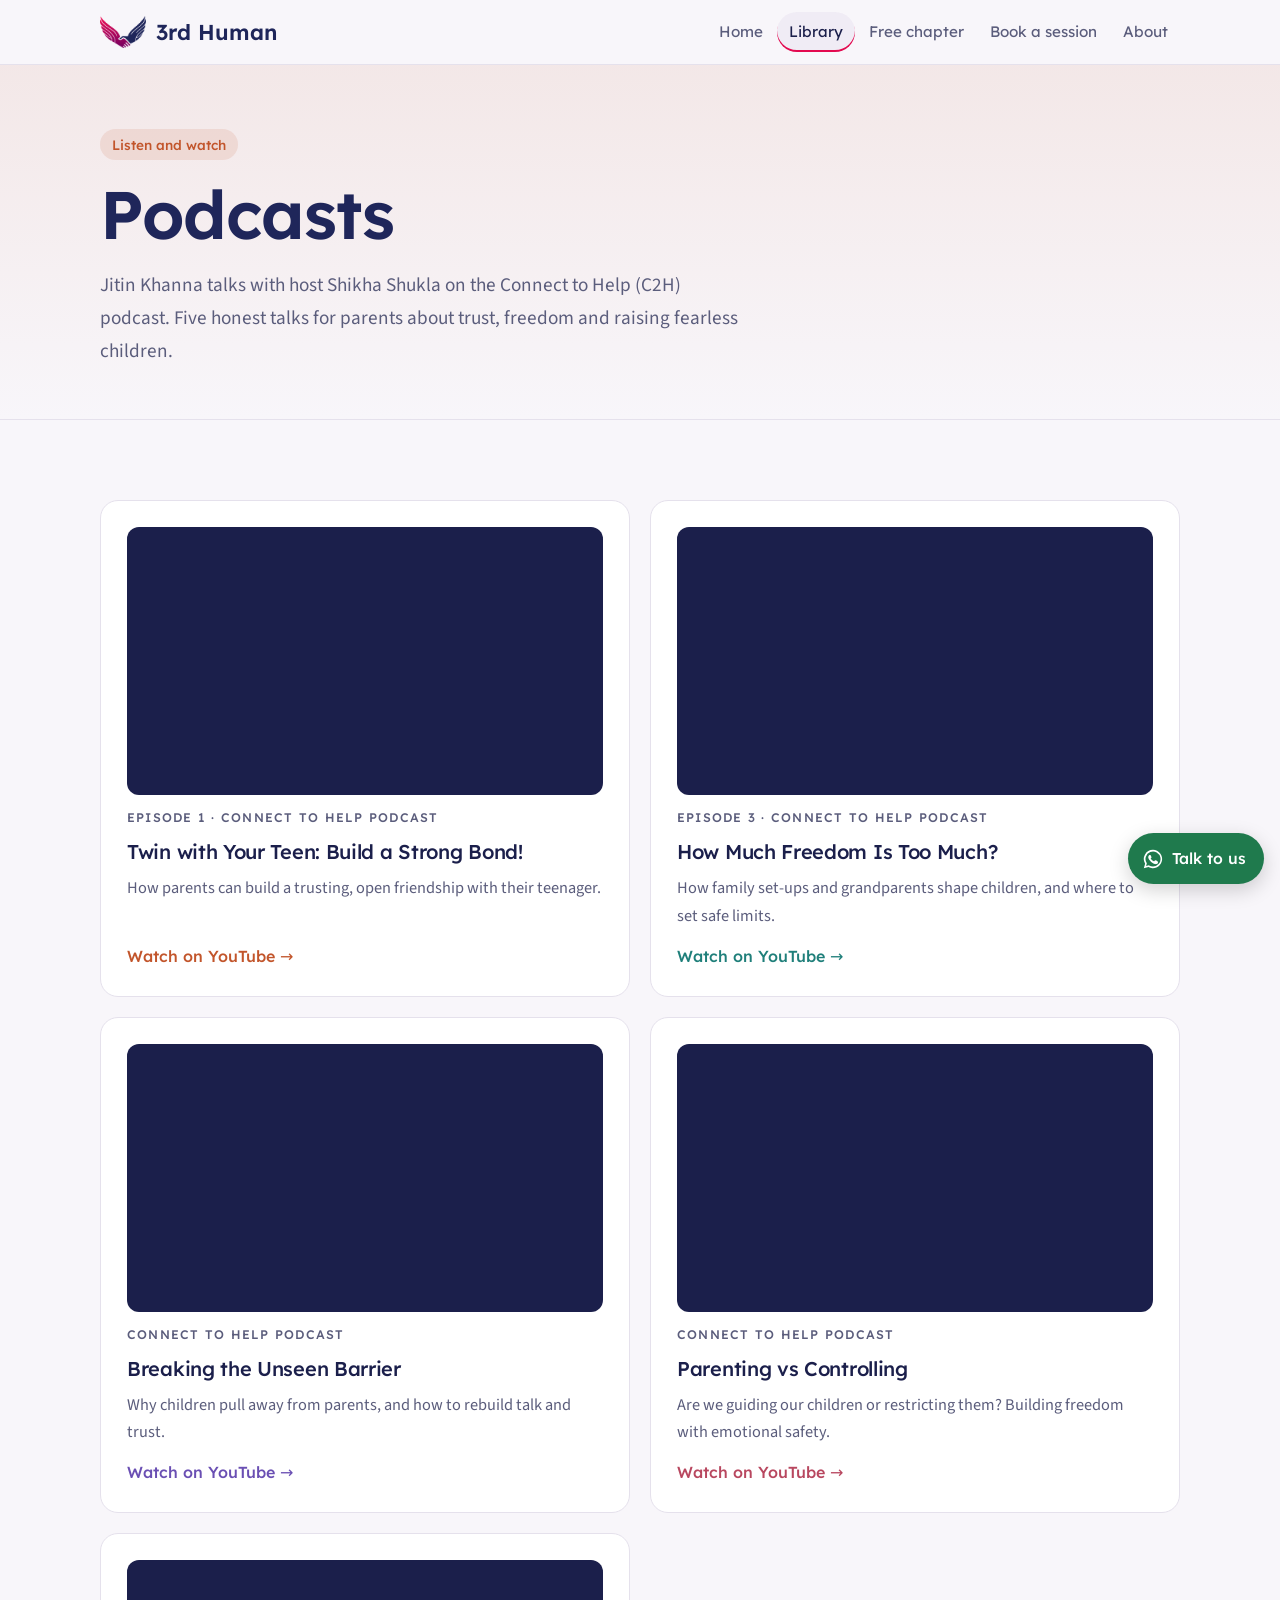
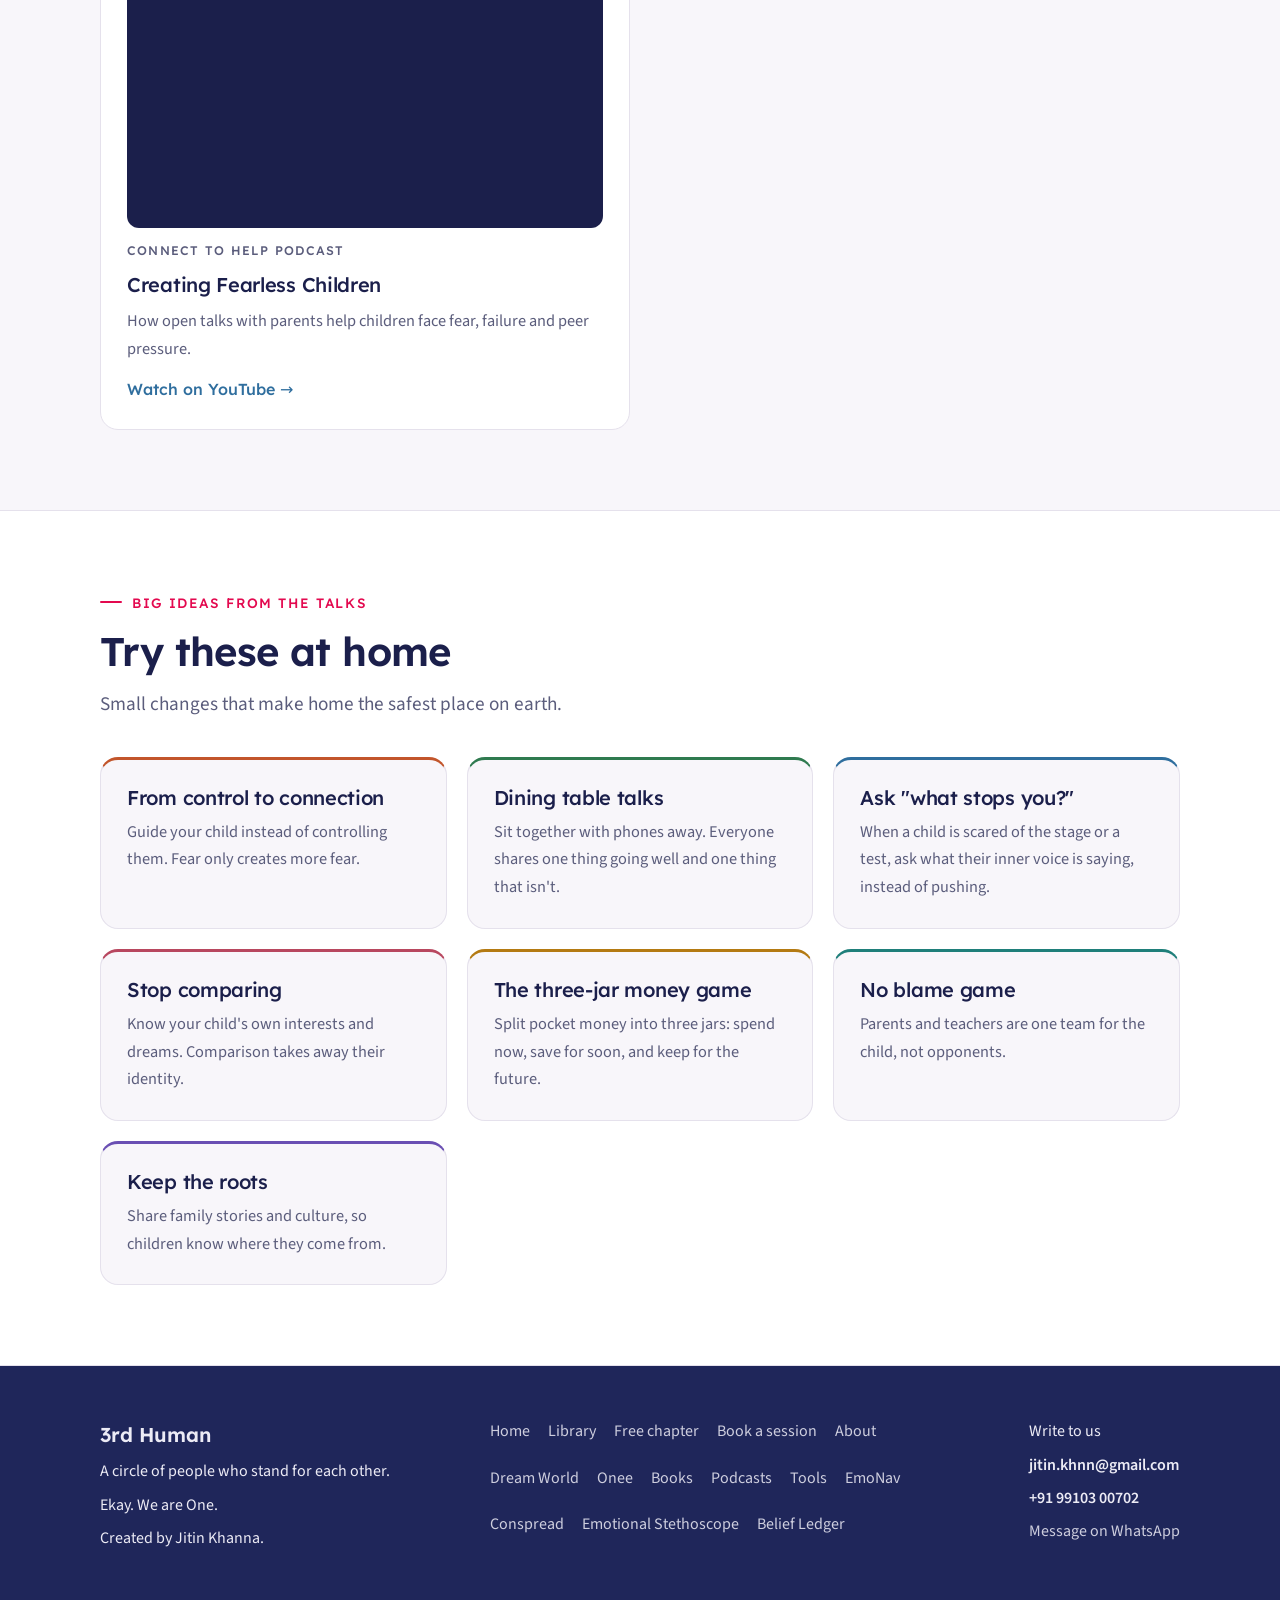
<file: podcasts.html>
<!doctype html>
<html lang="en"><head><meta charset="utf-8"><meta name="viewport" content="width=device-width, initial-scale=1, viewport-fit=cover">
<title>3rd Human Podcasts</title>
<meta name="claude:viewport-fit-sides" content="cover">
<meta name="description" content="Five Connect to Help podcast episodes with Jitin Khanna on parenting, trust, freedom and fearless children.">
<meta property="og:title" content="3rd Human Podcasts"><meta property="og:description" content="Five Connect to Help podcast episodes with Jitin Khanna on parenting, trust, freedom and fearless children.">
<link rel="preconnect" href="https://fonts.googleapis.com"><link rel="preconnect" href="https://fonts.gstatic.com" crossorigin><link rel="stylesheet" href="https://fonts.googleapis.com/css2?family=Lexend:wght@400;500;600&family=Noto+Sans+Devanagari:wght@500&family=Source+Sans+3:ital,wght@0,400;0,600;1,400&display=swap">
<link rel="stylesheet" href="style.css">
<link rel="icon" href="favicon.svg" type="image/svg+xml">
<style>:root{--accent:var(--orange)}</style></head>
<body>
<header class="site"><div class="wrap"><a class="logo" href="index.html"><img class="mark" src="img/logo-mark.png" alt="" width="240" height="165"><span>3rd Human</span></a><nav class="main" aria-label="Main"><a href="index.html">Home</a><a href="library.html" aria-current="page">Library</a><a href="free-chapter.html">Free chapter</a><a href="sessions.html">Book a session</a><a href="about.html">About</a></nav></div></header>
<main>
<section class="pagehead"><div class="wrap stack"><span class="badge">Listen and watch</span><h1>Podcasts</h1>
<p class="lead">Jitin Khanna talks with host Shikha Shukla on the Connect to Help (C2H) podcast. Five honest talks for parents about trust, freedom and raising fearless children.</p></div></section>

<section><div class="wrap">
 <div class="grid two"><div class="card video" style="--c:var(--orange)"><div class="frame"><iframe src="https://www.youtube-nocookie.com/embed/4Q6lENY4Z9o" title="Twin with Your Teen: Build a Strong Bond!" loading="lazy" allow="accelerometer; encrypted-media; gyroscope; picture-in-picture" allowfullscreen></iframe></div><span class="tag">Episode 1 · Connect to Help Podcast</span><h3>Twin with Your Teen: Build a Strong Bond!</h3><p>How parents can build a trusting, open friendship with their teenager.</p><a href="https://youtu.be/4Q6lENY4Z9o" target="_blank" rel="noopener" class="go">Watch on YouTube →</a></div><div class="card video" style="--c:var(--teal)"><div class="frame"><iframe src="https://www.youtube-nocookie.com/embed/jmFxzUOESBI" title="How Much Freedom Is Too Much?" loading="lazy" allow="accelerometer; encrypted-media; gyroscope; picture-in-picture" allowfullscreen></iframe></div><span class="tag">Episode 3 · Connect to Help Podcast</span><h3>How Much Freedom Is Too Much?</h3><p>How family set-ups and grandparents shape children, and where to set safe limits.</p><a href="https://youtu.be/jmFxzUOESBI" target="_blank" rel="noopener" class="go">Watch on YouTube →</a></div><div class="card video" style="--c:var(--grape)"><div class="frame"><iframe src="https://www.youtube-nocookie.com/embed/wiq-Y53astY" title="Breaking the Unseen Barrier" loading="lazy" allow="accelerometer; encrypted-media; gyroscope; picture-in-picture" allowfullscreen></iframe></div><span class="tag">Connect to Help Podcast</span><h3>Breaking the Unseen Barrier</h3><p>Why children pull away from parents, and how to rebuild talk and trust.</p><a href="https://youtu.be/wiq-Y53astY" target="_blank" rel="noopener" class="go">Watch on YouTube →</a></div><div class="card video" style="--c:var(--rose)"><div class="frame"><iframe src="https://www.youtube-nocookie.com/embed/K1v3FQjpuss" title="Parenting vs Controlling" loading="lazy" allow="accelerometer; encrypted-media; gyroscope; picture-in-picture" allowfullscreen></iframe></div><span class="tag">Connect to Help Podcast</span><h3>Parenting vs Controlling</h3><p>Are we guiding our children or restricting them? Building freedom with emotional safety.</p><a href="https://youtu.be/K1v3FQjpuss" target="_blank" rel="noopener" class="go">Watch on YouTube →</a></div><div class="card video" style="--c:var(--blue)"><div class="frame"><iframe src="https://www.youtube-nocookie.com/embed/W_qd0yqHziE" title="Creating Fearless Children" loading="lazy" allow="accelerometer; encrypted-media; gyroscope; picture-in-picture" allowfullscreen></iframe></div><span class="tag">Connect to Help Podcast</span><h3>Creating Fearless Children</h3><p>How open talks with parents help children face fear, failure and peer pressure.</p><a href="https://youtu.be/W_qd0yqHziE" target="_blank" rel="noopener" class="go">Watch on YouTube →</a></div></div>
</div></section>

<section class="band"><div class="wrap">
 <div class="sechead"><span class="eyebrow">Big ideas from the talks</span><h2>Try these at home</h2><p class="lead">Small changes that make home the safest place on earth.</p></div>
 <div class="grid tilt">
  <div class="card" style="--c:var(--orange)"><h3>From control to connection</h3><p>Guide your child instead of controlling them. Fear only creates more fear.</p></div>
  <div class="card" style="--c:var(--green)"><h3>Dining table talks</h3><p>Sit together with phones away. Everyone shares one thing going well and one thing that isn't.</p></div>
  <div class="card" style="--c:var(--blue)"><h3>Ask "what stops you?"</h3><p>When a child is scared of the stage or a test, ask what their inner voice is saying, instead of pushing.</p></div>
  <div class="card" style="--c:var(--rose)"><h3>Stop comparing</h3><p>Know your child's own interests and dreams. Comparison takes away their identity.</p></div>
  <div class="card" style="--c:var(--sun)"><h3>The three-jar money game</h3><p>Split pocket money into three jars: spend now, save for soon, and keep for the future.</p></div>
  <div class="card" style="--c:var(--teal)"><h3>No blame game</h3><p>Parents and teachers are one team for the child, not opponents.</p></div>
  <div class="card" style="--c:var(--grape)"><h3>Keep the roots</h3><p>Share family stories and culture, so children know where they come from.</p></div>
 </div>
</div></section>
</main>
<footer class="site"><div class="wrap">
<div class="stack" style="gap:6px"><strong>3rd Human</strong><span>A circle of people who stand for each other.</span><span>Ekay. We are One.</span><span>Created by Jitin Khanna.</span></div>
<nav aria-label="Footer"><a href="index.html">Home</a><a href="library.html">Library</a><a href="free-chapter.html">Free chapter</a><a href="sessions.html">Book a session</a><a href="about.html">About</a><a href="dream-world.html">Dream World</a><a href="onee.html">Onee</a><a href="books.html">Books</a><a href="podcasts.html">Podcasts</a><a href="tools.html">Tools</a><a href="emonav.html">EmoNav</a><a href="conspread.html">Conspread</a><a href="stethoscope.html">Emotional Stethoscope</a><a href="belief-ledger.html">Belief Ledger</a></nav>
<div class="stack" style="gap:6px"><span>Write to us</span><span class="contact">jitin.khnn@gmail.com</span><span class="contact">+91 99103 00702</span><a href="https://wa.me/919910300702?text=Hi%20Jitin%2C%20I%20found%203rd%20Human%20and%20would%20like%20to%20talk." target="_blank" rel="noopener">Message on WhatsApp</a></div>
</div></footer>
<a class="wa-float" href="https://wa.me/919910300702?text=Hi%20Jitin%2C%20I%20found%203rd%20Human%20and%20would%20like%20to%20talk." target="_blank" rel="noopener" aria-label="Message Jitin on WhatsApp"><svg viewBox="0 0 24 24" aria-hidden="true"><path fill="currentColor" d="M12 2a10 10 0 0 0-8.6 15.1L2 22l5-1.3A10 10 0 1 0 12 2Zm0 18.2a8.2 8.2 0 0 1-4.2-1.2l-.3-.2-3 .8.8-2.9-.2-.3A8.2 8.2 0 1 1 12 20.2Zm4.5-6.1c-.2-.1-1.5-.7-1.7-.8-.2-.1-.4-.1-.6.1l-.8 1c-.1.2-.3.2-.5.1a6.7 6.7 0 0 1-3.3-2.9c-.3-.4.3-.4.7-1.3.1-.2 0-.3 0-.4l-.8-1.8c-.2-.5-.4-.4-.6-.4h-.5a1 1 0 0 0-.7.3 3 3 0 0 0-.9 2.2 5.2 5.2 0 0 0 1.1 2.7 11.8 11.8 0 0 0 4.5 4c1.7.7 2.3.8 3.2.6.5-.1 1.5-.6 1.7-1.2.2-.6.2-1.1.2-1.2-.1-.1-.3-.2-.5-.3Z"/></svg><span>Talk to us</span></a>
</body></html>
</file>
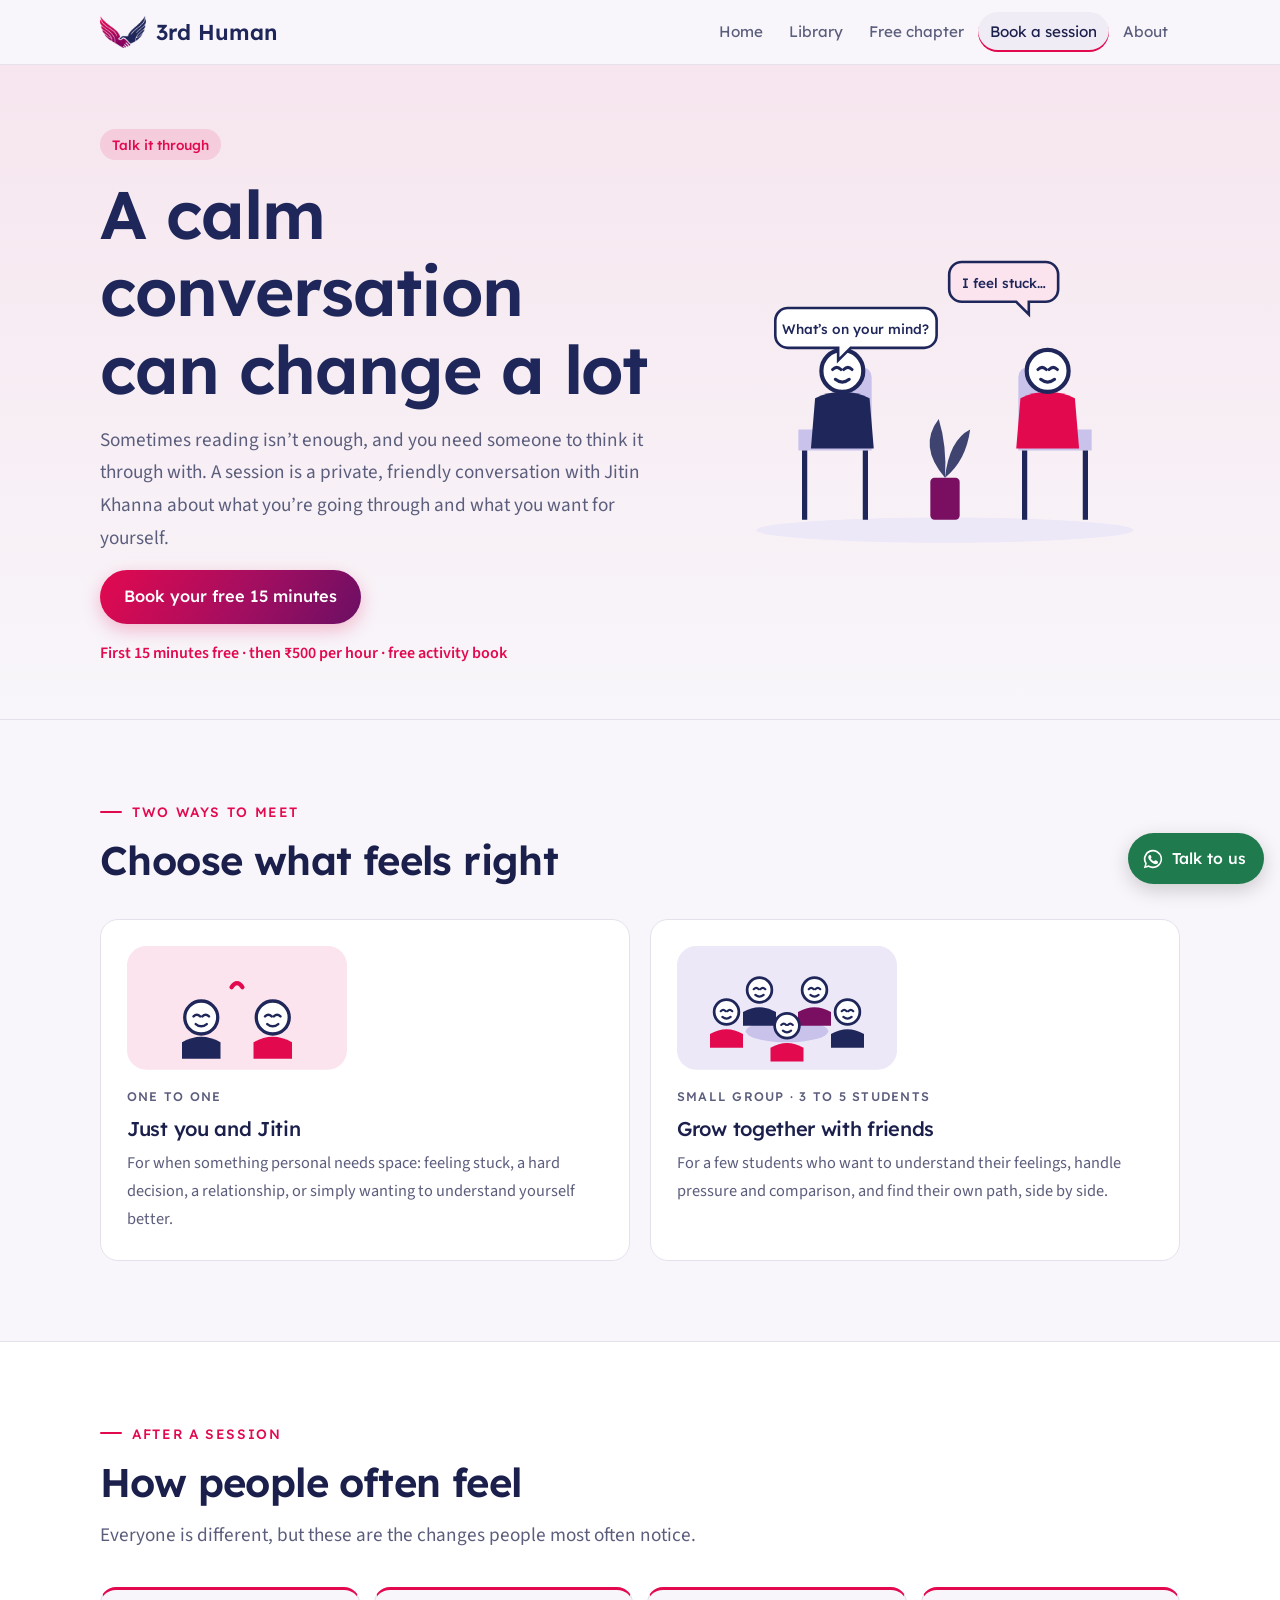
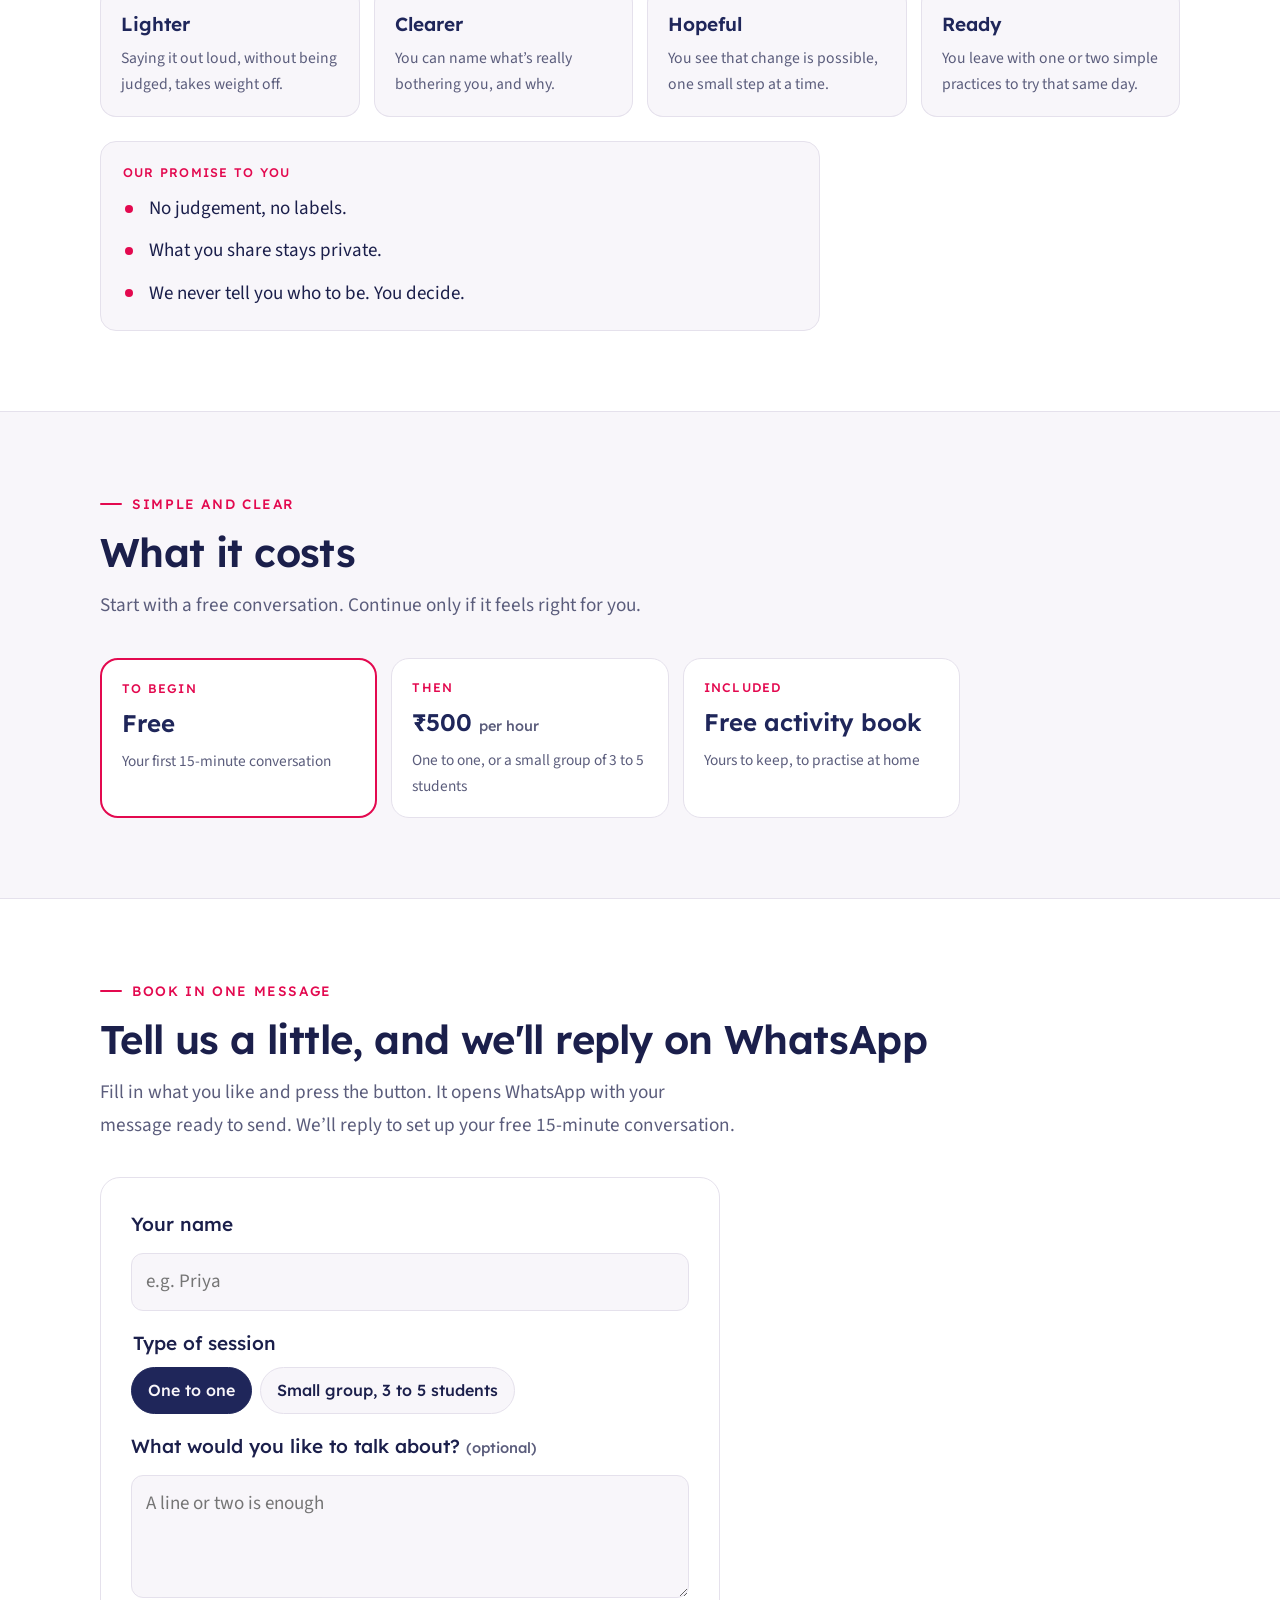
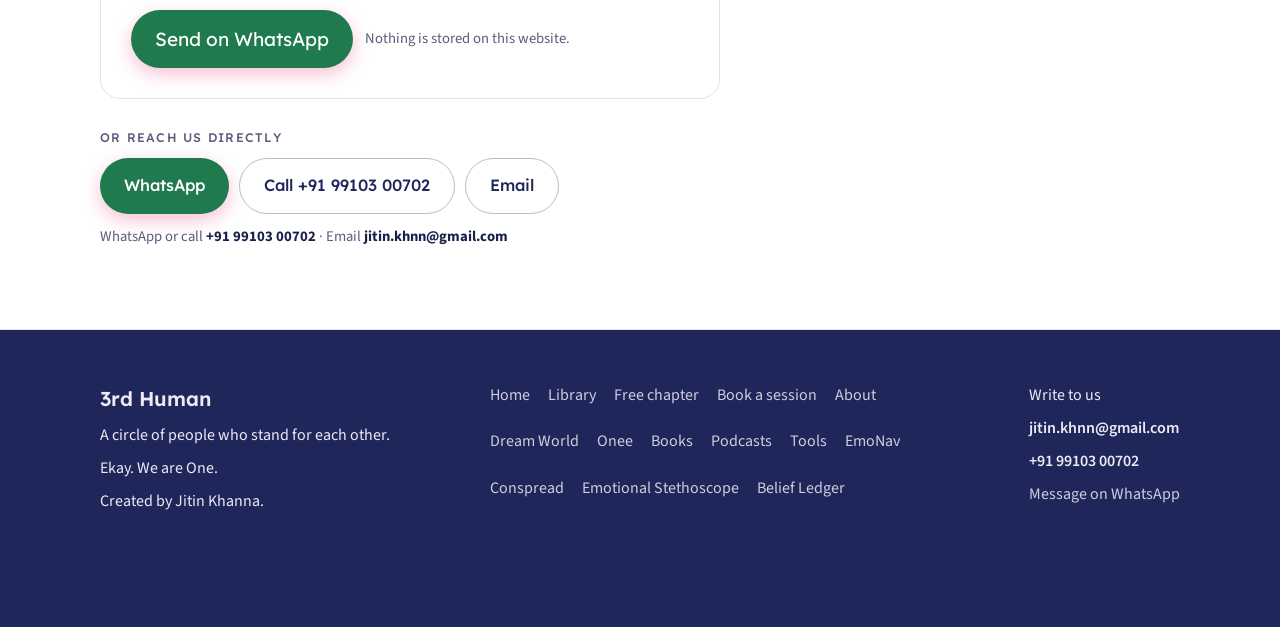
<file: sessions.html>
<!doctype html>
<html lang="en"><head><meta charset="utf-8"><meta name="viewport" content="width=device-width, initial-scale=1, viewport-fit=cover">
<title>Book a Session</title>
<meta name="claude:viewport-fit-sides" content="cover">
<meta name="description" content="Book a one-to-one or small-group session with Jitin Khanna: first 15 minutes free, then Rs 500 per hour, with a free activity book.">
<meta property="og:title" content="Book a Session"><meta property="og:description" content="Book a one-to-one or small-group session with Jitin Khanna: first 15 minutes free, then Rs 500 per hour, with a free activity book.">
<link rel="preconnect" href="https://fonts.googleapis.com"><link rel="preconnect" href="https://fonts.gstatic.com" crossorigin><link rel="stylesheet" href="https://fonts.googleapis.com/css2?family=Lexend:wght@400;500;600&family=Noto+Sans+Devanagari:wght@500&family=Source+Sans+3:ital,wght@0,400;0,600;1,400&display=swap">
<link rel="stylesheet" href="style.css">
<link rel="icon" href="favicon.svg" type="image/svg+xml">
<style>:root{--accent:var(--pink)}</style></head>
<body>
<header class="site"><div class="wrap"><a class="logo" href="index.html"><img class="mark" src="img/logo-mark.png" alt="" width="240" height="165"><span>3rd Human</span></a><nav class="main" aria-label="Main"><a href="index.html">Home</a><a href="library.html">Library</a><a href="free-chapter.html">Free chapter</a><a href="sessions.html" aria-current="page">Book a session</a><a href="about.html">About</a></nav></div></header>
<main><section class="pagehead ph-split"><div class="wrap"><div class="stack"><span class="badge">Talk it through</span><h1>A calm conversation can change a lot</h1><p class="lead">Sometimes reading isn’t enough, and you need someone to think it through with. A session is a private, friendly conversation with Jitin Khanna about what you’re going through and what you want for yourself.</p><div class="row"><a class="btn" href="#book">Book your free 15 minutes</a></div><p class="free15">First 15 minutes free · then ₹500 per hour · free activity book</p></div><svg class="ill" viewBox="0 0 420 300" role="img" aria-label="Two people sitting in chairs facing each other and talking, a plant between them">
 <ellipse cx="210" cy="276" rx="180" ry="12" fill="var(--lilac)"/>
 <path d="M70 200 h70 v-70 a10 10 0 0 0 -20 0 v50 h-50z" fill="var(--lilac2)"/><path d="M76 200 v66 M134 200 v66" stroke="var(--navy)" stroke-width="5"/>
 <path d="M86 150 q26 -12 52 0 l4 48 h-60z" fill="var(--navy)"/><circle cx="112" cy="124" r="20" fill="#fff" stroke="var(--navy)" stroke-width="4.0"/><path d="M102.7 122.7 q4.0 -4.0 8.0 0 M113.3 122.7 q4.0 -4.0 8.0 0" fill="none" stroke="var(--navy)" stroke-width="2.9" stroke-linecap="round"/><path d="M105.3 132.0 q6.7 5.3 13.3 0" fill="none" stroke="var(--navy)" stroke-width="2.9" stroke-linecap="round"/>
 <path d="M350 200 h-70 v-70 a10 10 0 0 1 20 0 v50 h50z" fill="var(--lilac2)"/><path d="M344 200 v66 M286 200 v66" stroke="var(--navy)" stroke-width="5"/>
 <path d="M282 150 q26 -12 52 0 l4 48 h-60z" fill="var(--pink)"/><circle cx="308" cy="124" r="20" fill="#fff" stroke="var(--navy)" stroke-width="4.0"/><path d="M298.7 122.7 q4.0 -4.0 8.0 0 M309.3 122.7 q4.0 -4.0 8.0 0" fill="none" stroke="var(--navy)" stroke-width="2.9" stroke-linecap="round"/><path d="M301.3 132.0 q6.7 5.3 13.3 0" fill="none" stroke="var(--navy)" stroke-width="2.9" stroke-linecap="round"/>
 <rect x="196" y="226" width="28" height="40" rx="4" fill="var(--plum)"/><path d="M210 226 q-26 -30 -6 -56 q8 26 6 56 q4 -36 24 -46 q-4 30 -24 46" fill="var(--navy)" opacity=".85"/>
 <path d="M60 64 h130 a12 12 0 0 1 12 12 v14 a12 12 0 0 1 -12 12 h-70 l-12 12 v-12 h-48 a12 12 0 0 1 -12 -12 v-14 a12 12 0 0 1 12 -12z" fill="#fff" stroke="var(--navy)" stroke-width="2.5"/><text x="125" y="89" class="lbl dark" style="font-size:13px">What’s on your mind?</text>
 <path d="M226 20 h80 a12 12 0 0 1 12 12 v14 a12 12 0 0 1 -12 12 h-16 v12 l-12 -12 h-52 a12 12 0 0 1 -12 -12 v-14 a12 12 0 0 1 12 -12z" fill="var(--blush)" stroke="var(--navy)" stroke-width="2.5"/><text x="266" y="45" class="lbl dark" style="font-size:13px">I feel stuck…</text>
</svg></div></section>
<section><div class="wrap">
 <div class="sechead"><span class="eyebrow">Two ways to meet</span><h2>Choose what feels right</h2></div>
 <div class="grid two">
  <div class="card ill-card"><svg class="mini" viewBox="0 0 160 90" aria-hidden="true"><rect width="160" height="90" rx="14" fill="var(--blush)"/><path d="M40 70 q14 -8 28 0 v12 h-28z" fill="var(--navy)"/><circle cx="54" cy="52" r="12" fill="#fff" stroke="var(--navy)" stroke-width="2.4"/><path d="M48.4 51.2 q2.4 -2.4 4.8 0 M54.8 51.2 q2.4 -2.4 4.8 0" fill="none" stroke="var(--navy)" stroke-width="1.8" stroke-linecap="round"/><path d="M50.0 56.8 q4.0 3.2 8.0 0" fill="none" stroke="var(--navy)" stroke-width="1.8" stroke-linecap="round"/><path d="M92 70 q14 -8 28 0 v12 h-28z" fill="var(--pink)"/><circle cx="106" cy="52" r="12" fill="#fff" stroke="var(--navy)" stroke-width="2.4"/><path d="M100.4 51.2 q2.4 -2.4 4.8 0 M106.8 51.2 q2.4 -2.4 4.8 0" fill="none" stroke="var(--navy)" stroke-width="1.8" stroke-linecap="round"/><path d="M102.0 56.8 q4.0 3.2 8.0 0" fill="none" stroke="var(--navy)" stroke-width="1.8" stroke-linecap="round"/><path d="M76 30 q4 -6 8 0" fill="none" stroke="var(--pink)" stroke-width="3" stroke-linecap="round"/></svg><span class="tag">One to one</span><h3>Just you and Jitin</h3><p>For when something personal needs space: feeling stuck, a hard decision, a relationship, or simply wanting to understand yourself better.</p></div>
  <div class="card ill-card"><svg class="mini" viewBox="0 0 160 90" aria-hidden="true"><rect width="160" height="90" rx="14" fill="var(--lilac)"/><ellipse cx="80" cy="62" rx="30" ry="8" fill="var(--lilac2)"/><path d="M24 64 q12 -7 24 0 v10 h-24z" fill="var(--pink)"/><circle cx="36" cy="48" r="9" fill="#fff" stroke="var(--navy)" stroke-width="2.0"/><path d="M31.8 47.4 q1.8 -1.8 3.6 0 M36.6 47.4 q1.8 -1.8 3.6 0" fill="none" stroke="var(--navy)" stroke-width="1.6" stroke-linecap="round"/><path d="M33.0 51.6 q3.0 2.4 6.0 0" fill="none" stroke="var(--navy)" stroke-width="1.6" stroke-linecap="round"/><path d="M48 48 q12 -7 24 0 v10 h-24z" fill="var(--navy)"/><circle cx="60" cy="32" r="9" fill="#fff" stroke="var(--navy)" stroke-width="2.0"/><path d="M55.8 31.4 q1.8 -1.8 3.6 0 M60.6 31.4 q1.8 -1.8 3.6 0" fill="none" stroke="var(--navy)" stroke-width="1.6" stroke-linecap="round"/><path d="M57.0 35.6 q3.0 2.4 6.0 0" fill="none" stroke="var(--navy)" stroke-width="1.6" stroke-linecap="round"/><path d="M88 48 q12 -7 24 0 v10 h-24z" fill="var(--plum)"/><circle cx="100" cy="32" r="9" fill="#fff" stroke="var(--navy)" stroke-width="2.0"/><path d="M95.8 31.4 q1.8 -1.8 3.6 0 M100.6 31.4 q1.8 -1.8 3.6 0" fill="none" stroke="var(--navy)" stroke-width="1.6" stroke-linecap="round"/><path d="M97.0 35.6 q3.0 2.4 6.0 0" fill="none" stroke="var(--navy)" stroke-width="1.6" stroke-linecap="round"/><path d="M112 64 q12 -7 24 0 v10 h-24z" fill="var(--navy)"/><circle cx="124" cy="48" r="9" fill="#fff" stroke="var(--navy)" stroke-width="2.0"/><path d="M119.8 47.4 q1.8 -1.8 3.6 0 M124.6 47.4 q1.8 -1.8 3.6 0" fill="none" stroke="var(--navy)" stroke-width="1.6" stroke-linecap="round"/><path d="M121.0 51.6 q3.0 2.4 6.0 0" fill="none" stroke="var(--navy)" stroke-width="1.6" stroke-linecap="round"/><path d="M68 74 q12 -7 24 0 v10 h-24z" fill="var(--pink)"/><circle cx="80" cy="58" r="9" fill="#fff" stroke="var(--navy)" stroke-width="2.0"/><path d="M75.8 57.4 q1.8 -1.8 3.6 0 M80.6 57.4 q1.8 -1.8 3.6 0" fill="none" stroke="var(--navy)" stroke-width="1.6" stroke-linecap="round"/><path d="M77.0 61.6 q3.0 2.4 6.0 0" fill="none" stroke="var(--navy)" stroke-width="1.6" stroke-linecap="round"/></svg><span class="tag">Small group · 3 to 5 students</span><h3>Grow together with friends</h3><p>For a few students who want to understand their feelings, handle pressure and comparison, and find their own path, side by side.</p></div>
 </div>
</div></section>

<section class="band"><div class="wrap">
 <div class="sechead"><span class="eyebrow">After a session</span><h2>How people often feel</h2><p class="lead">Everyone is different, but these are the changes people most often notice.</p></div>
 <div class="feels">
  <div><b>Lighter</b><span>Saying it out loud, without being judged, takes weight off.</span></div>
  <div><b>Clearer</b><span>You can name what’s really bothering you, and why.</span></div>
  <div><b>Hopeful</b><span>You see that change is possible, one small step at a time.</span></div>
  <div><b>Ready</b><span>You leave with one or two simple practices to try that same day.</span></div>
 </div>
 <div class="promises"><span class="tag">Our promise to you</span><ul class="ticks"><li>No judgement, no labels.</li><li>What you share stays private.</li><li>We never tell you who to be. You decide.</li></ul></div>
</div></section>
<section><div class="wrap">
 <div class="sechead"><span class="eyebrow">Simple and clear</span><h2>What it costs</h2><p class="lead">Start with a free conversation. Continue only if it feels right for you.</p></div>
 <div class="price">
 <div><span class="tag">To begin</span><b>Free</b><span>Your first 15-minute conversation</span></div>
 <div><span class="tag">Then</span><b>₹500 <small>per hour</small></b><span>One to one, or a small group of 3 to 5 students</span></div>
 <div><span class="tag">Included</span><b>Free activity book</b><span>Yours to keep, to practise at home</span></div>
</div>
</div></section>

<section class="band" id="book"><div class="wrap">
 <div class="sechead"><span class="eyebrow">Book in one message</span><h2>Tell us a little, and we'll reply on WhatsApp</h2><p class="lead">Fill in what you like and press the button. It opens WhatsApp with your message ready to send. We’ll reply to set up your free 15-minute conversation.</p></div>
 <form class="bookform" id="bookform" novalidate>
  <label for="bf-name">Your name</label><input id="bf-name" name="pname" type="text" autocomplete="name" placeholder="e.g. Priya">
  <fieldset><legend>Type of session</legend><div class="chips">
   <input type="radio" name="kind" id="bf-one" value="One to one" checked><label for="bf-one">One to one</label>
   <input type="radio" name="kind" id="bf-group" value="Small group (3 to 5 students)"><label for="bf-group">Small group, 3 to 5 students</label></div></fieldset>
  <label for="bf-about">What would you like to talk about? <span class="small">(optional)</span></label><textarea id="bf-about" name="about" rows="3" placeholder="A line or two is enough"></textarea>
  <div class="row"><button class="btn wa" type="submit">Send on WhatsApp</button><span class="small" id="bf-note">Nothing is stored on this website.</span></div>
 </form>
 <div class="stack" style="margin-top:28px;gap:10px"><span class="tag">Or reach us directly</span><div class="contact-row">
 <a class="btn wa" href="https://wa.me/919910300702?text=Hi%20Jitin%2C%20I%20found%203rd%20Human%20and%20would%20like%20to%20know%20about%20a%20session." target="_blank" rel="noopener">WhatsApp</a>
 <a class="btn ghost" href="tel:+919910300702">Call +91 99103 00702</a>
 <a class="btn ghost" href="mailto:jitin.khnn@gmail.com?subject=Session%20with%203rd%20Human">Email</a>
</div>
<p class="small">WhatsApp or call <b class="sel">+91 99103 00702</b> · Email <b class="sel">jitin.khnn@gmail.com</b></p></div>
</div></section>
<script>
(function(){
 var f=document.getElementById('bookform');
 f.addEventListener('submit',function(e){
  e.preventDefault();
  var n=f.elements.pname.value.trim(), k=(f.querySelector('input[name=kind]:checked')||{}).value||'', a=f.elements.about.value.trim();
  var msg='Hi Jitin, I would like to book a session with 3rd Human.'+(n?'\nName: '+n:'')+'\nType: '+k+(a?'\nAbout: '+a:'');
  var url='https://wa.me/919910300702?text='+encodeURIComponent(msg);
  var w=window.open(url,'_blank','noopener');
  if(!w) location.href=url;
  document.getElementById('bf-note').textContent='Opening WhatsApp. If it does not open, message +91 99103 00702 directly.';
 });
})();
</script></main>
<footer class="site"><div class="wrap">
<div class="stack" style="gap:6px"><strong>3rd Human</strong><span>A circle of people who stand for each other.</span><span>Ekay. We are One.</span><span>Created by Jitin Khanna.</span></div>
<nav aria-label="Footer"><a href="index.html">Home</a><a href="library.html">Library</a><a href="free-chapter.html">Free chapter</a><a href="sessions.html">Book a session</a><a href="about.html">About</a><a href="dream-world.html">Dream World</a><a href="onee.html">Onee</a><a href="books.html">Books</a><a href="podcasts.html">Podcasts</a><a href="tools.html">Tools</a><a href="emonav.html">EmoNav</a><a href="conspread.html">Conspread</a><a href="stethoscope.html">Emotional Stethoscope</a><a href="belief-ledger.html">Belief Ledger</a></nav>
<div class="stack" style="gap:6px"><span>Write to us</span><span class="contact">jitin.khnn@gmail.com</span><span class="contact">+91 99103 00702</span><a href="https://wa.me/919910300702?text=Hi%20Jitin%2C%20I%20found%203rd%20Human%20and%20would%20like%20to%20talk." target="_blank" rel="noopener">Message on WhatsApp</a></div>
</div></footer>
<a class="wa-float" href="https://wa.me/919910300702?text=Hi%20Jitin%2C%20I%20found%203rd%20Human%20and%20would%20like%20to%20talk." target="_blank" rel="noopener" aria-label="Message Jitin on WhatsApp"><svg viewBox="0 0 24 24" aria-hidden="true"><path fill="currentColor" d="M12 2a10 10 0 0 0-8.6 15.1L2 22l5-1.3A10 10 0 1 0 12 2Zm0 18.2a8.2 8.2 0 0 1-4.2-1.2l-.3-.2-3 .8.8-2.9-.2-.3A8.2 8.2 0 1 1 12 20.2Zm4.5-6.1c-.2-.1-1.5-.7-1.7-.8-.2-.1-.4-.1-.6.1l-.8 1c-.1.2-.3.2-.5.1a6.7 6.7 0 0 1-3.3-2.9c-.3-.4.3-.4.7-1.3.1-.2 0-.3 0-.4l-.8-1.8c-.2-.5-.4-.4-.6-.4h-.5a1 1 0 0 0-.7.3 3 3 0 0 0-.9 2.2 5.2 5.2 0 0 0 1.1 2.7 11.8 11.8 0 0 0 4.5 4c1.7.7 2.3.8 3.2.6.5-.1 1.5-.6 1.7-1.2.2-.6.2-1.1.2-1.2-.1-.1-.3-.2-.5-.3Z"/></svg><span>Talk to us</span></a>
</body></html>
</file>
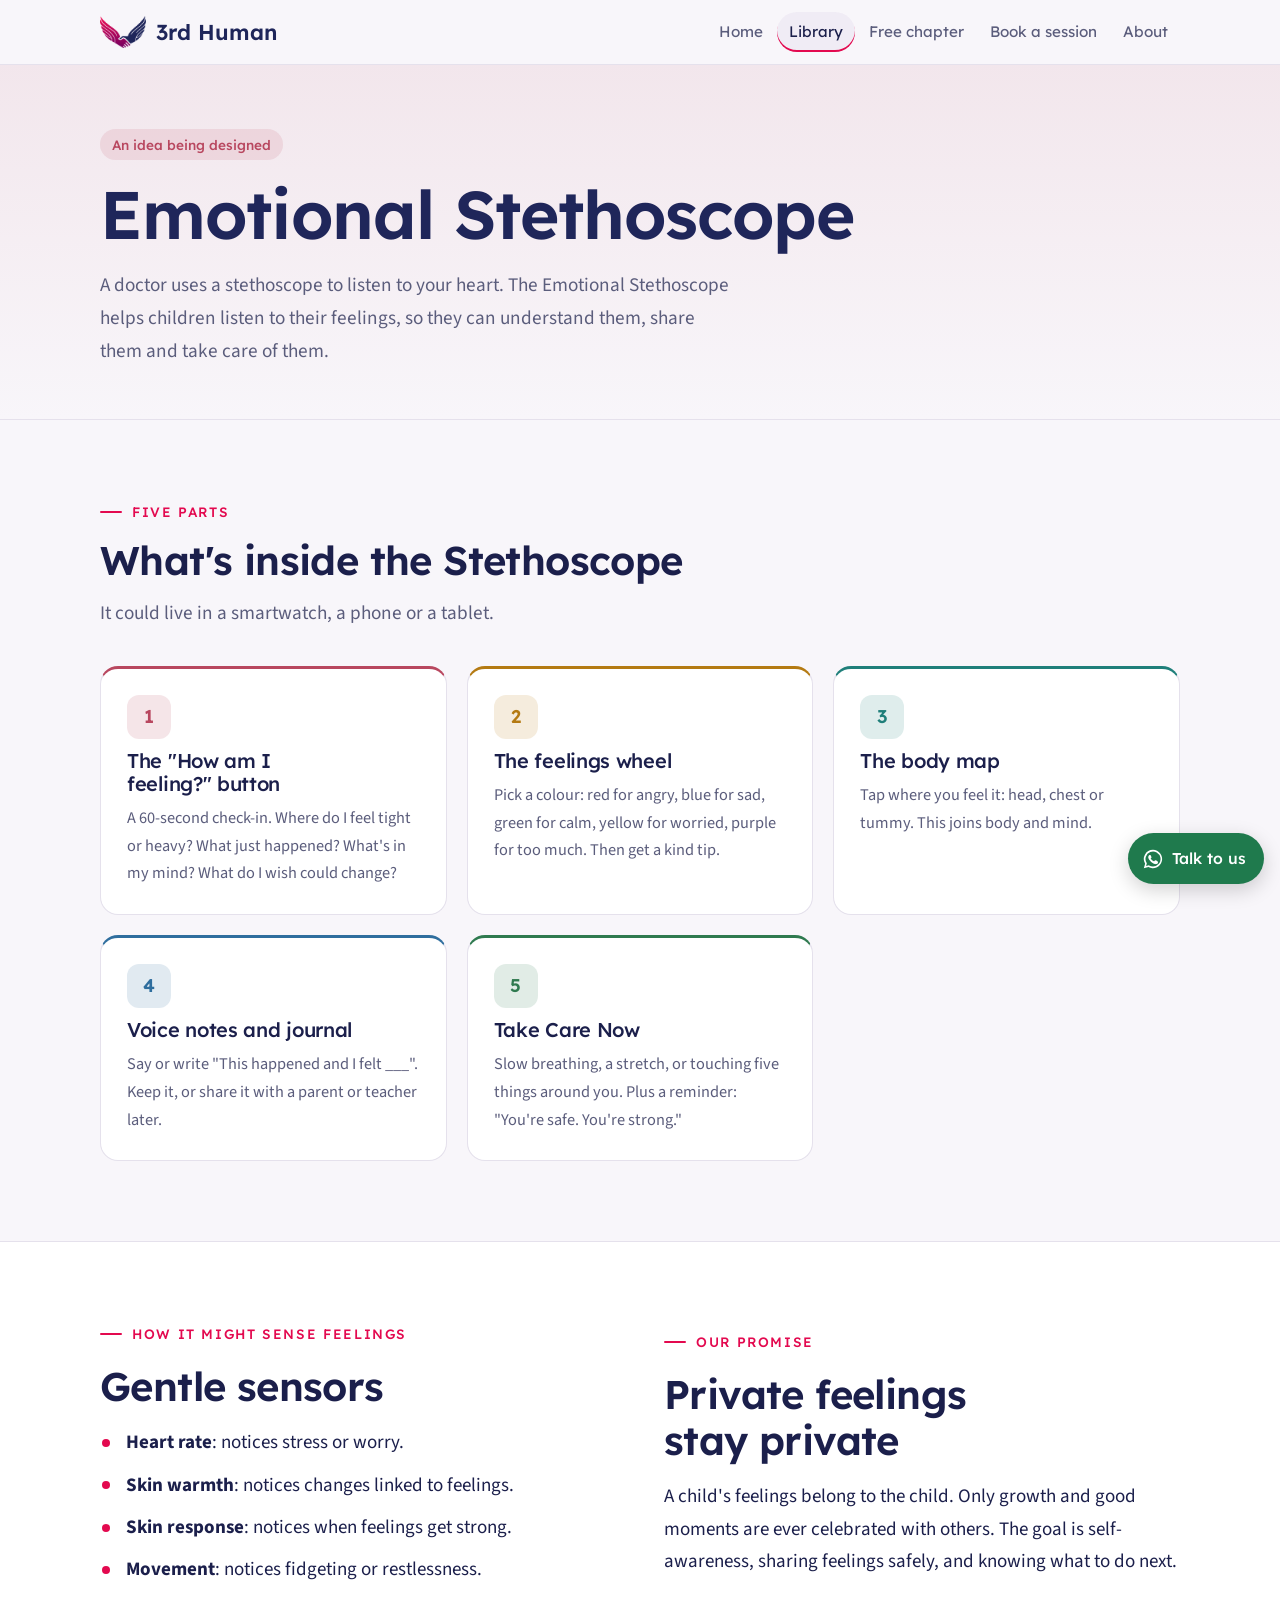
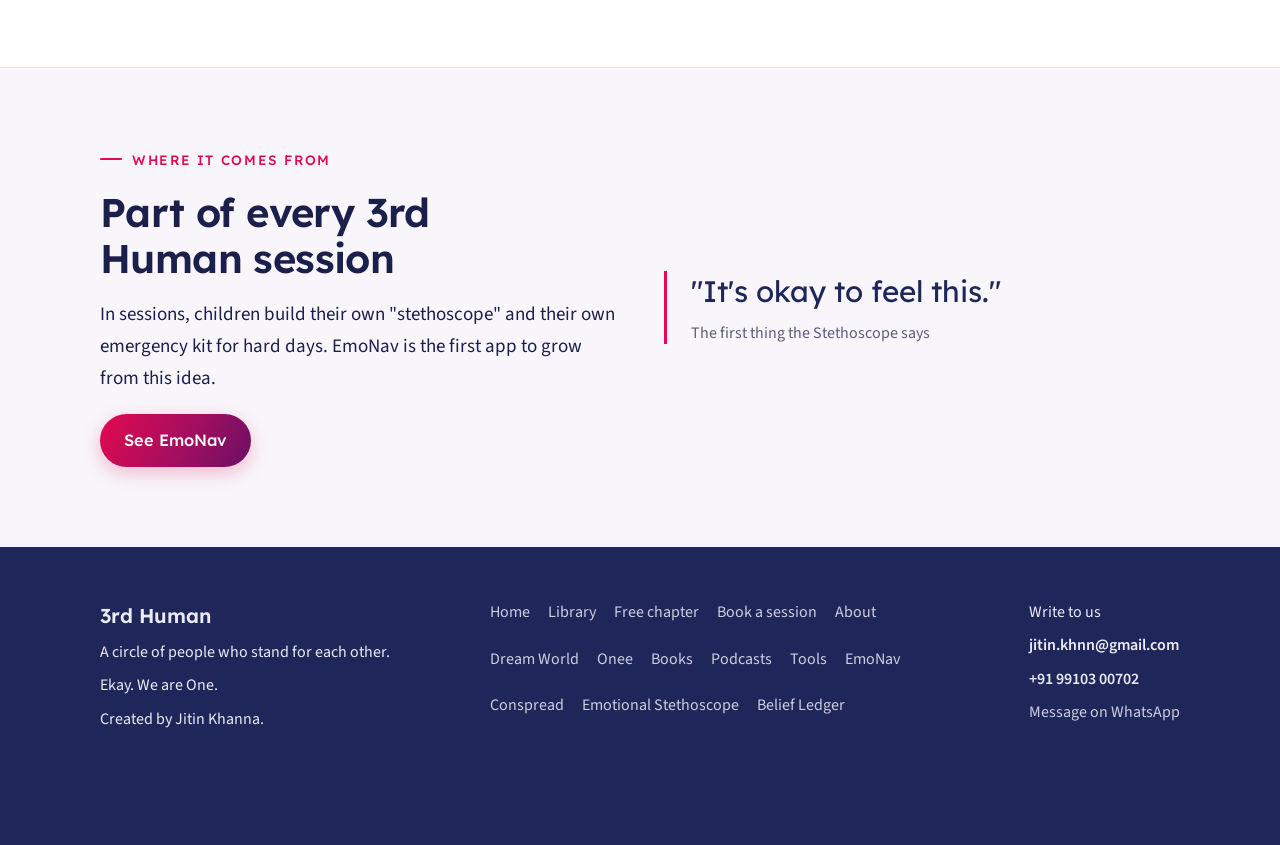
<file: stethoscope.html>
<!doctype html>
<html lang="en"><head><meta charset="utf-8"><meta name="viewport" content="width=device-width, initial-scale=1, viewport-fit=cover">
<title>Emotional Stethoscope</title>
<meta name="claude:viewport-fit-sides" content="cover">
<meta name="description" content="The Emotional Stethoscope: a tool idea that helps children check, name and care for their feelings.">
<meta property="og:title" content="Emotional Stethoscope"><meta property="og:description" content="The Emotional Stethoscope: a tool idea that helps children check, name and care for their feelings.">
<link rel="preconnect" href="https://fonts.googleapis.com"><link rel="preconnect" href="https://fonts.gstatic.com" crossorigin><link rel="stylesheet" href="https://fonts.googleapis.com/css2?family=Lexend:wght@400;500;600&family=Noto+Sans+Devanagari:wght@500&family=Source+Sans+3:ital,wght@0,400;0,600;1,400&display=swap">
<link rel="stylesheet" href="style.css">
<link rel="icon" href="favicon.svg" type="image/svg+xml">
<style>:root{--accent:var(--rose)}</style></head>
<body>
<header class="site"><div class="wrap"><a class="logo" href="index.html"><img class="mark" src="img/logo-mark.png" alt="" width="240" height="165"><span>3rd Human</span></a><nav class="main" aria-label="Main"><a href="index.html">Home</a><a href="library.html" aria-current="page">Library</a><a href="free-chapter.html">Free chapter</a><a href="sessions.html">Book a session</a><a href="about.html">About</a></nav></div></header>
<main>
<section class="pagehead"><div class="wrap stack"><span class="badge">An idea being designed</span><h1>Emotional Stethoscope</h1>
<p class="lead">A doctor uses a stethoscope to listen to your heart. The Emotional Stethoscope helps children listen to their feelings, so they can understand them, share them and take care of them.</p></div></section>

<section><div class="wrap">
 <div class="sechead"><span class="eyebrow">Five parts</span><h2>What's inside the Stethoscope</h2><p class="lead">It could live in a smartwatch, a phone or a tablet.</p></div>
 <div class="grid tilt">
  <div class="card" style="--c:var(--rose)"><span class="dot" aria-hidden="true">1</span><h3>The "How am I feeling?" button</h3><p>A 60-second check-in. Where do I feel tight or heavy? What just happened? What's in my mind? What do I wish could change?</p></div>
  <div class="card" style="--c:var(--sun)"><span class="dot" aria-hidden="true">2</span><h3>The feelings wheel</h3><p>Pick a colour: red for angry, blue for sad, green for calm, yellow for worried, purple for too much. Then get a kind tip.</p></div>
  <div class="card" style="--c:var(--teal)"><span class="dot" aria-hidden="true">3</span><h3>The body map</h3><p>Tap where you feel it: head, chest or tummy. This joins body and mind.</p></div>
  <div class="card" style="--c:var(--blue)"><span class="dot" aria-hidden="true">4</span><h3>Voice notes and journal</h3><p>Say or write "This happened and I felt ___". Keep it, or share it with a parent or teacher later.</p></div>
  <div class="card" style="--c:var(--green)"><span class="dot" aria-hidden="true">5</span><h3>Take Care Now</h3><p>Slow breathing, a stretch, or touching five things around you. Plus a reminder: "You're safe. You're strong."</p></div>
 </div>
</div></section>

<section class="band"><div class="wrap split">
 <div class="stack"><span class="eyebrow">How it might sense feelings</span><h2>Gentle sensors</h2>
 <ul class="ticks"><li><b>Heart rate</b>: notices stress or worry.</li><li><b>Skin warmth</b>: notices changes linked to feelings.</li><li><b>Skin response</b>: notices when feelings get strong.</li><li><b>Movement</b>: notices fidgeting or restlessness.</li></ul></div>
 <div class="stack"><span class="eyebrow">Our promise</span><h2>Private feelings stay private</h2>
 <p>A child's feelings belong to the child. Only growth and good moments are ever celebrated with others. The goal is self-awareness, sharing feelings safely, and knowing what to do next.</p></div>
</div></section>

<section><div class="wrap split">
 <div class="stack"><span class="eyebrow">Where it comes from</span><h2>Part of every 3rd Human session</h2>
 <p>In sessions, children build their own "stethoscope" and their own emergency kit for hard days. EmoNav is the first app to grow from this idea.</p>
 <div class="row"><a class="btn" href="emonav.html">See EmoNav</a></div></div>
 <blockquote class="quote">"It's okay to feel this."<cite>The first thing the Stethoscope says</cite></blockquote>
</div></section>
</main>
<footer class="site"><div class="wrap">
<div class="stack" style="gap:6px"><strong>3rd Human</strong><span>A circle of people who stand for each other.</span><span>Ekay. We are One.</span><span>Created by Jitin Khanna.</span></div>
<nav aria-label="Footer"><a href="index.html">Home</a><a href="library.html">Library</a><a href="free-chapter.html">Free chapter</a><a href="sessions.html">Book a session</a><a href="about.html">About</a><a href="dream-world.html">Dream World</a><a href="onee.html">Onee</a><a href="books.html">Books</a><a href="podcasts.html">Podcasts</a><a href="tools.html">Tools</a><a href="emonav.html">EmoNav</a><a href="conspread.html">Conspread</a><a href="stethoscope.html">Emotional Stethoscope</a><a href="belief-ledger.html">Belief Ledger</a></nav>
<div class="stack" style="gap:6px"><span>Write to us</span><span class="contact">jitin.khnn@gmail.com</span><span class="contact">+91 99103 00702</span><a href="https://wa.me/919910300702?text=Hi%20Jitin%2C%20I%20found%203rd%20Human%20and%20would%20like%20to%20talk." target="_blank" rel="noopener">Message on WhatsApp</a></div>
</div></footer>
<a class="wa-float" href="https://wa.me/919910300702?text=Hi%20Jitin%2C%20I%20found%203rd%20Human%20and%20would%20like%20to%20talk." target="_blank" rel="noopener" aria-label="Message Jitin on WhatsApp"><svg viewBox="0 0 24 24" aria-hidden="true"><path fill="currentColor" d="M12 2a10 10 0 0 0-8.6 15.1L2 22l5-1.3A10 10 0 1 0 12 2Zm0 18.2a8.2 8.2 0 0 1-4.2-1.2l-.3-.2-3 .8.8-2.9-.2-.3A8.2 8.2 0 1 1 12 20.2Zm4.5-6.1c-.2-.1-1.5-.7-1.7-.8-.2-.1-.4-.1-.6.1l-.8 1c-.1.2-.3.2-.5.1a6.7 6.7 0 0 1-3.3-2.9c-.3-.4.3-.4.7-1.3.1-.2 0-.3 0-.4l-.8-1.8c-.2-.5-.4-.4-.6-.4h-.5a1 1 0 0 0-.7.3 3 3 0 0 0-.9 2.2 5.2 5.2 0 0 0 1.1 2.7 11.8 11.8 0 0 0 4.5 4c1.7.7 2.3.8 3.2.6.5-.1 1.5-.6 1.7-1.2.2-.6.2-1.1.2-1.2-.1-.1-.3-.2-.5-.3Z"/></svg><span>Talk to us</span></a>
</body></html>
</file>
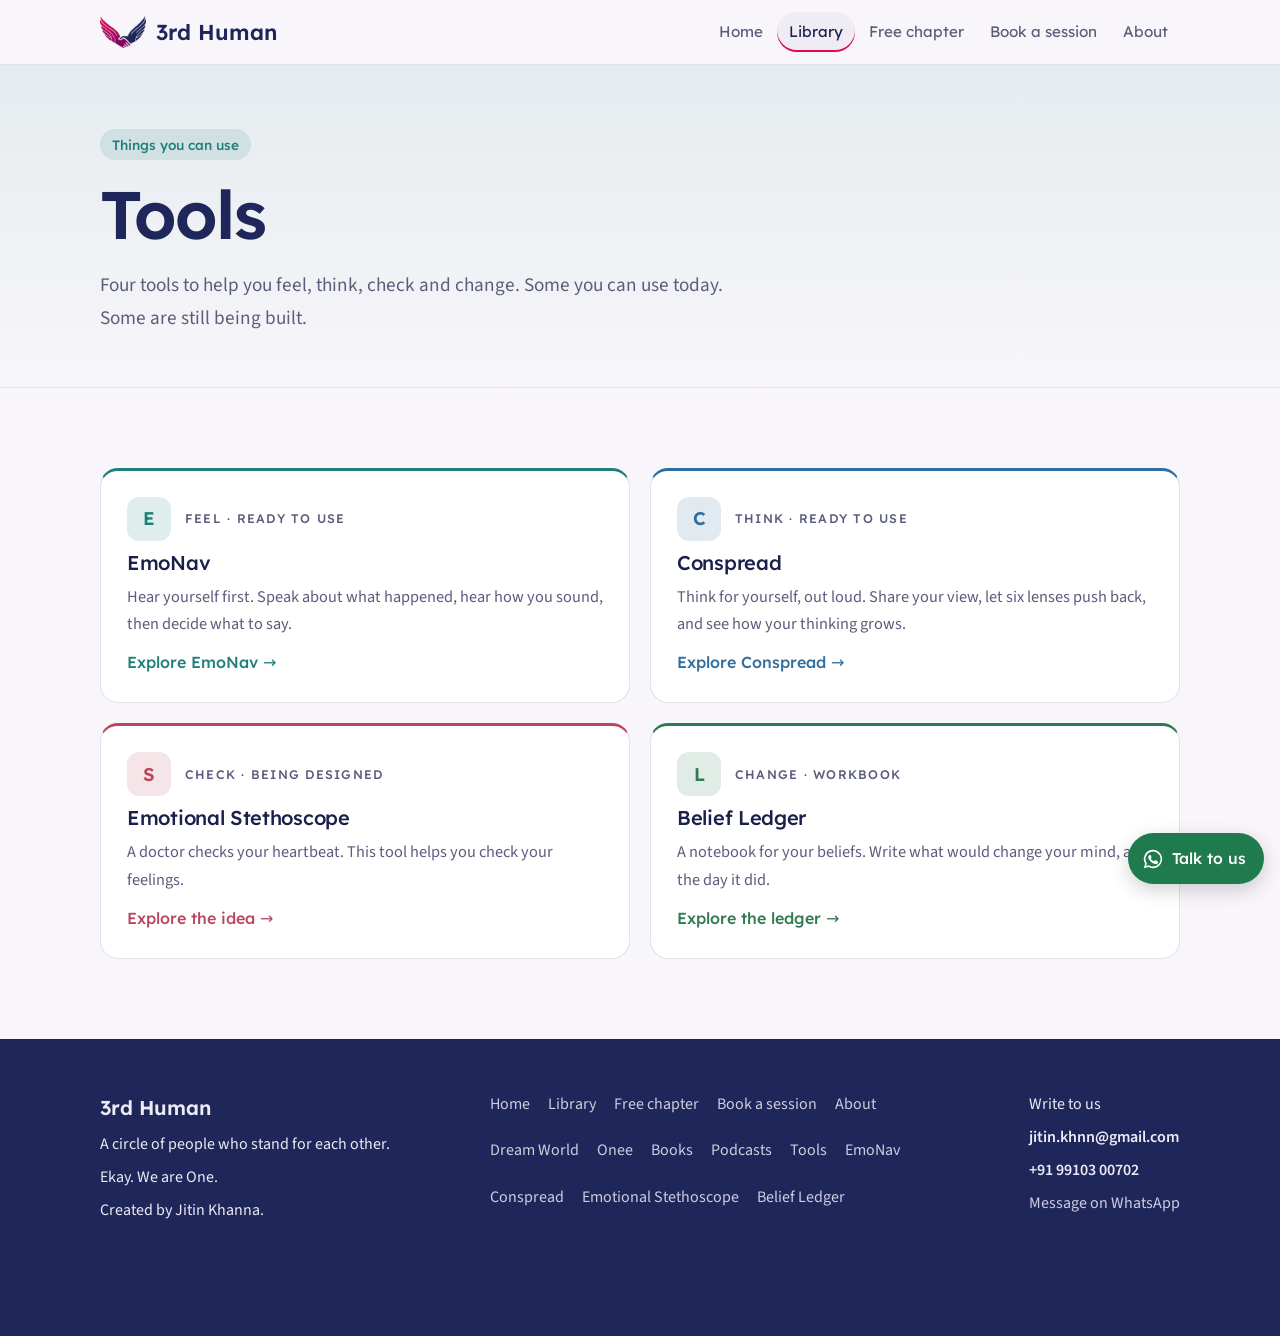
<file: tools.html>
<!doctype html>
<html lang="en"><head><meta charset="utf-8"><meta name="viewport" content="width=device-width, initial-scale=1, viewport-fit=cover">
<title>3rd Human Tools</title>
<meta name="claude:viewport-fit-sides" content="cover">
<meta name="description" content="EmoNav, Conspread, the Emotional Stethoscope and the Belief Ledger: tools to feel, think, check and change.">
<meta property="og:title" content="3rd Human Tools"><meta property="og:description" content="EmoNav, Conspread, the Emotional Stethoscope and the Belief Ledger: tools to feel, think, check and change.">
<link rel="preconnect" href="https://fonts.googleapis.com"><link rel="preconnect" href="https://fonts.gstatic.com" crossorigin><link rel="stylesheet" href="https://fonts.googleapis.com/css2?family=Lexend:wght@400;500;600&family=Noto+Sans+Devanagari:wght@500&family=Source+Sans+3:ital,wght@0,400;0,600;1,400&display=swap">
<link rel="stylesheet" href="style.css">
<link rel="icon" href="favicon.svg" type="image/svg+xml">
<style>:root{--accent:var(--teal)}</style></head>
<body>
<header class="site"><div class="wrap"><a class="logo" href="index.html"><img class="mark" src="img/logo-mark.png" alt="" width="240" height="165"><span>3rd Human</span></a><nav class="main" aria-label="Main"><a href="index.html">Home</a><a href="library.html" aria-current="page">Library</a><a href="free-chapter.html">Free chapter</a><a href="sessions.html">Book a session</a><a href="about.html">About</a></nav></div></header>
<main>
<section class="pagehead"><div class="wrap stack"><span class="badge">Things you can use</span><h1>Tools</h1>
<p class="lead">Four tools to help you feel, think, check and change. Some you can use today. Some are still being built.</p></div></section>
<section><div class="wrap">
 <div class="grid two tilt">
  <a class="card" href="emonav.html" style="--c:var(--teal)"><div class="top"><span class="dot" aria-hidden="true">E</span><span class="tag">Feel · Ready to use</span></div><h3>EmoNav</h3><p>Hear yourself first. Speak about what happened, hear how you sound, then decide what to say.</p><span class="go">Explore EmoNav →</span></a>
  <a class="card" href="conspread.html" style="--c:var(--blue)"><div class="top"><span class="dot" aria-hidden="true">C</span><span class="tag">Think · Ready to use</span></div><h3>Conspread</h3><p>Think for yourself, out loud. Share your view, let six lenses push back, and see how your thinking grows.</p><span class="go">Explore Conspread →</span></a>
  <a class="card" href="stethoscope.html" style="--c:var(--rose)"><div class="top"><span class="dot" aria-hidden="true">S</span><span class="tag">Check · Being designed</span></div><h3>Emotional Stethoscope</h3><p>A doctor checks your heartbeat. This tool helps you check your feelings.</p><span class="go">Explore the idea →</span></a>
  <a class="card" href="belief-ledger.html" style="--c:var(--green)"><div class="top"><span class="dot" aria-hidden="true">L</span><span class="tag">Change · Workbook</span></div><h3>Belief Ledger</h3><p>A notebook for your beliefs. Write what would change your mind, and the day it did.</p><span class="go">Explore the ledger →</span></a>
 </div>
</div></section>
</main>
<footer class="site"><div class="wrap">
<div class="stack" style="gap:6px"><strong>3rd Human</strong><span>A circle of people who stand for each other.</span><span>Ekay. We are One.</span><span>Created by Jitin Khanna.</span></div>
<nav aria-label="Footer"><a href="index.html">Home</a><a href="library.html">Library</a><a href="free-chapter.html">Free chapter</a><a href="sessions.html">Book a session</a><a href="about.html">About</a><a href="dream-world.html">Dream World</a><a href="onee.html">Onee</a><a href="books.html">Books</a><a href="podcasts.html">Podcasts</a><a href="tools.html">Tools</a><a href="emonav.html">EmoNav</a><a href="conspread.html">Conspread</a><a href="stethoscope.html">Emotional Stethoscope</a><a href="belief-ledger.html">Belief Ledger</a></nav>
<div class="stack" style="gap:6px"><span>Write to us</span><span class="contact">jitin.khnn@gmail.com</span><span class="contact">+91 99103 00702</span><a href="https://wa.me/919910300702?text=Hi%20Jitin%2C%20I%20found%203rd%20Human%20and%20would%20like%20to%20talk." target="_blank" rel="noopener">Message on WhatsApp</a></div>
</div></footer>
<a class="wa-float" href="https://wa.me/919910300702?text=Hi%20Jitin%2C%20I%20found%203rd%20Human%20and%20would%20like%20to%20talk." target="_blank" rel="noopener" aria-label="Message Jitin on WhatsApp"><svg viewBox="0 0 24 24" aria-hidden="true"><path fill="currentColor" d="M12 2a10 10 0 0 0-8.6 15.1L2 22l5-1.3A10 10 0 1 0 12 2Zm0 18.2a8.2 8.2 0 0 1-4.2-1.2l-.3-.2-3 .8.8-2.9-.2-.3A8.2 8.2 0 1 1 12 20.2Zm4.5-6.1c-.2-.1-1.5-.7-1.7-.8-.2-.1-.4-.1-.6.1l-.8 1c-.1.2-.3.2-.5.1a6.7 6.7 0 0 1-3.3-2.9c-.3-.4.3-.4.7-1.3.1-.2 0-.3 0-.4l-.8-1.8c-.2-.5-.4-.4-.6-.4h-.5a1 1 0 0 0-.7.3 3 3 0 0 0-.9 2.2 5.2 5.2 0 0 0 1.1 2.7 11.8 11.8 0 0 0 4.5 4c1.7.7 2.3.8 3.2.6.5-.1 1.5-.6 1.7-1.2.2-.6.2-1.1.2-1.2-.1-.1-.3-.2-.5-.3Z"/></svg><span>Talk to us</span></a>
</body></html>
</file>
<file: style.css>
/* Layout: calm editorial pages. Sage paper ground, forest-green ink, gold highlight from the Onee tree; quiet cards, generous space */
:root{
  --bg:#F3F5EF; --surface:#FFFFFF; --ink:#16302A; --muted:#4D5F58; --line:#D9E0D6; --soft:#E8EDE4;
  --forest:#1F4D3A; --gold:#B47A12; --goldsoft:#F4E6C6;
  --orange:#C2552B; --green:#2F7A4F; --sun:#B47A12; --blue:#2F6E9E; --rose:#B8475F; --teal:#1F7F7A; --grape:#6A4FB3;
  --onacc:#FFFFFF; --footbg:#16302A; --foot:#E9EFE6;
  --f-display:"Lexend","Segoe UI",system-ui,sans-serif;
  --f-body:"Source Sans 3","Segoe UI",system-ui,sans-serif;
  --f-hindi:"Noto Sans Devanagari","Mangal",sans-serif;
  --r:18px; --shadow:0 1px 2px rgba(22,48,42,.06),0 8px 24px rgba(22,48,42,.06);
}



*{box-sizing:border-box}
html{scroll-behavior:smooth}
@media (prefers-reduced-motion:reduce){html{scroll-behavior:auto}*{transition:none!important;animation:none!important}}
body{margin:0;background:var(--bg);color:var(--ink);font-family:var(--f-body);font-size:19px;line-height:1.7}
a{color:inherit;text-decoration-color:color-mix(in srgb,currentColor 40%,transparent);text-underline-offset:3px}
a:focus-visible,.btn:focus-visible{outline:3px solid var(--gold);outline-offset:3px;border-radius:10px}
img{max-width:100%;height:auto;display:block}
.wrap{max-width:1120px;margin:0 auto;padding-left:max(20px,env(safe-area-inset-left,0px));padding-right:max(20px,env(safe-area-inset-right,0px))}
h1,h2,h3{font-family:var(--f-display);line-height:1.15;text-wrap:balance;margin:0;letter-spacing:-.015em}
h1{font-size:clamp(2.5rem,6.2vw,4.2rem);font-weight:600}
h2{font-size:clamp(1.8rem,3.8vw,2.5rem);font-weight:600}
h3{font-size:1.25rem;font-weight:500}
p{margin:0;max-width:64ch}
.lead{font-size:1.2rem;color:var(--muted)}
.hi{font-family:var(--f-hindi);font-weight:500}
.eyebrow{font-family:var(--f-display);font-weight:500;font-size:.85rem;letter-spacing:.12em;text-transform:uppercase;color:var(--accent,var(--gold));display:flex;align-items:center;gap:10px}
.eyebrow::before{content:"";width:22px;height:2px;background:currentColor;border-radius:2px}

/* header */
body::before{content:"";position:fixed;inset:0 0 auto;height:env(safe-area-inset-top,0px);z-index:10;background:var(--bg)}
header.site{position:sticky;top:env(safe-area-inset-top,0px);z-index:9;background:color-mix(in srgb,var(--bg) 92%,transparent);backdrop-filter:blur(10px);border-bottom:1px solid var(--line)}
header.site .wrap{display:flex;flex-wrap:wrap;align-items:center;justify-content:space-between;gap:6px 20px;padding-block:12px}
.logo{display:flex;align-items:center;gap:10px;text-decoration:none;font-family:var(--f-display);font-weight:600;font-size:1.35rem;white-space:nowrap;color:var(--forest)}
.logo svg{width:34px;height:34px;flex:none}
nav.main{display:flex;gap:2px;overflow-x:auto;max-width:100%;scrollbar-width:none}
nav.main::-webkit-scrollbar{display:none}
nav.main a{flex:none;text-decoration:none;font-family:var(--f-display);font-size:.95rem;padding:7px 12px;border-radius:999px;color:var(--muted)}
nav.main a:hover{color:var(--ink);background:var(--soft)}
nav.main a[aria-current="page"]{color:var(--ink);background:var(--soft);box-shadow:inset 0 -2px 0 var(--accent)}

/* sections */
section{padding-block:80px}
.band{background:var(--surface);border-block:1px solid var(--line)}
.stack{display:flex;flex-direction:column;gap:18px}
.sechead{display:flex;flex-direction:column;gap:14px;margin-bottom:36px}
.grid{display:grid;gap:20px;grid-template-columns:repeat(auto-fit,minmax(min(100%,260px),1fr))}
.grid.two{grid-template-columns:repeat(auto-fit,minmax(min(100%,400px),1fr))}
.grid.three{grid-template-columns:repeat(auto-fit,minmax(min(100%,300px),1fr))}
.grid > *{min-width:0}
.split{display:grid;gap:48px;grid-template-columns:repeat(auto-fit,minmax(min(100%,340px),1fr));align-items:center}
.split > *{min-width:0}

/* cards */
.card{background:var(--surface);border:1px solid var(--line);border-radius:var(--r);padding:26px;display:flex;flex-direction:column;gap:10px}
.band .card{background:var(--bg)}
.card .dot{width:44px;height:44px;flex:none;border-radius:12px;background:color-mix(in srgb,var(--c) 14%,transparent);color:var(--c);display:grid;place-items:center;font-family:var(--f-display);font-weight:600;font-size:1.15rem}
.card p,.card li{color:var(--muted);font-size:1.02rem}
.card h3{color:var(--ink)}
.tilt > .card{border-top:3px solid var(--c,var(--accent))}
a.card{text-decoration:none;transition:transform .18s ease,box-shadow .18s ease,border-color .18s ease}
a.card:hover{transform:translateY(-3px);box-shadow:var(--shadow);border-color:color-mix(in srgb,var(--c) 45%,var(--line))}
.go{margin-top:auto;font-family:var(--f-display);font-weight:500;font-size:1rem;color:var(--c);text-decoration:none}
.card .top{display:flex;align-items:center;gap:14px}
.tag{font-family:var(--f-display);font-weight:500;font-size:.78rem;letter-spacing:.1em;text-transform:uppercase;color:var(--muted)}

.btn{display:inline-flex;align-items:center;gap:8px;padding:13px 24px;border-radius:999px;background:var(--forest);color:var(--bg);text-decoration:none;font-weight:500;font-family:var(--f-display);font-size:1.02rem;border:1px solid var(--forest);transition:transform .15s ease,box-shadow .15s ease}
.btn:hover{transform:translateY(-1px);box-shadow:var(--shadow)}
.btn.ghost{background:transparent;color:var(--forest);border-color:color-mix(in srgb,var(--forest) 35%,transparent)}
.row{display:flex;flex-wrap:wrap;gap:12px;align-items:center}

/* hero */
.hero{padding-block:64px 72px}
.hero .wrap{display:grid;gap:48px;grid-template-columns:1.15fr .85fr;align-items:center}
.hero .wrap > *{min-width:0}
@media (max-width:820px){.hero .wrap{grid-template-columns:1fr}}
.hero svg.three{width:100%;max-width:420px;height:auto;justify-self:center}
.hero h1{color:var(--forest)}
.hero h1 em{font-style:normal;color:var(--gold);background:linear-gradient(transparent 70%,var(--goldsoft) 70%)}

/* page heads */
.pagehead{padding-block:64px 52px;background:linear-gradient(180deg,color-mix(in srgb,var(--accent) 9%,var(--bg)),var(--bg));border-bottom:1px solid var(--line)}
.pagehead .stack{gap:16px}
.pagehead h1{color:var(--ink)}
.badge{display:inline-flex;align-self:flex-start;padding:4px 12px;border-radius:999px;background:color-mix(in srgb,var(--accent) 12%,transparent);color:var(--accent);font-family:var(--f-display);font-weight:500;font-size:.85rem}
.pagehead .btn{background:var(--accent);border-color:var(--accent);color:var(--onacc)}

/* ordered steps */
ol.steps{list-style:none;margin:0;padding:0;display:grid;gap:12px;counter-reset:s}
ol.steps li{counter-increment:s;display:grid;grid-template-columns:48px 1fr;gap:18px;align-items:center;background:var(--surface);border:1px solid var(--line);border-radius:var(--r);padding:16px 20px}
.band ol.steps li{background:var(--bg)}
ol.steps li::before{content:counter(s);width:44px;height:44px;border-radius:50%;background:color-mix(in srgb,var(--accent) 14%,transparent);color:var(--accent);display:grid;place-items:center;font-family:var(--f-display);font-weight:600;font-size:1.15rem;font-variant-numeric:tabular-nums}
ol.steps li > div{min-width:0}
ol.steps b{display:block;font-family:var(--f-display);font-weight:500;font-size:1.12rem}
ol.steps span{color:var(--muted);font-size:1.02rem}

ul.ticks{list-style:none;padding:0;margin:0;display:grid;gap:10px}
ul.ticks li{padding-left:26px;position:relative}
ul.ticks li::before{content:"";position:absolute;left:2px;top:.62em;width:8px;height:8px;border-radius:50%;background:var(--accent,var(--gold))}

.quote{font-family:var(--f-display);font-size:clamp(1.4rem,2.8vw,1.85rem);font-weight:400;line-height:1.35;max-width:28ch;margin:0;padding-left:24px;border-left:3px solid var(--gold);color:var(--forest)}
.quote cite{display:block;margin-top:12px;font-family:var(--f-body);font-style:normal;font-size:1rem;color:var(--muted)}

/* tables */
.tablebox{overflow-x:auto;border:1px solid var(--line);border-radius:var(--r);background:var(--surface)}
.band .tablebox{background:var(--bg)}
.tablebox table{border-collapse:collapse;width:100%;min-width:560px;font-size:1rem}
.tablebox th,.tablebox td{text-align:left;padding:14px 18px;border-bottom:1px solid var(--line);vertical-align:top}
.tablebox th{font-family:var(--f-display);font-weight:500;font-size:.8rem;letter-spacing:.1em;text-transform:uppercase;color:var(--muted);background:var(--soft)}
.tablebox tr:last-child td{border-bottom:0}
.tablebox td.date{font-variant-numeric:tabular-nums;white-space:nowrap}
.tablebox td.on{font-family:var(--f-display);font-weight:600;color:var(--accent)}

/* Onee */
.word{display:flex;flex-direction:column;gap:2px;background:var(--surface);border:1px solid var(--line);border-radius:var(--r);padding:20px 22px}
.band .word{background:var(--bg)}
.word .w{font-family:var(--f-display);font-size:1.6rem;font-weight:600;color:var(--accent);line-height:1.2}
.word .say{font-size:.9rem;color:var(--muted);font-style:italic}
.word .m{color:var(--ink)}
.root{align-items:center;text-align:center;gap:8px}
.root .ball{width:104px;height:104px;border-radius:50%;background:color-mix(in srgb,var(--c) 13%,transparent);box-shadow:inset 0 0 0 2px color-mix(in srgb,var(--c) 45%,transparent);display:grid;place-items:center;font-family:var(--f-display);font-weight:600;font-size:1.6rem;color:var(--c)}
.root .say{font-size:.9rem;color:var(--muted);font-style:italic}
.root p{margin-inline:auto}
.formula{font-family:var(--f-display);font-weight:500;font-size:1.2rem;display:flex;flex-wrap:wrap;align-items:center;gap:8px;color:var(--muted)}
.formula > span:last-child{color:var(--ink);font-weight:600}
.formula .chip{padding:2px 12px;border-radius:999px;background:color-mix(in srgb,var(--c) 14%,transparent);color:var(--c)}
.vs{display:grid;grid-template-columns:repeat(auto-fit,minmax(min(100%,280px),1fr));gap:20px}
.vs .card{border-top:3px solid var(--c)}
.vs .big{font-family:var(--f-display);font-size:1.55rem;font-weight:500;color:var(--ink)}

/* gallery */
.gallery{display:grid;gap:20px;grid-template-columns:repeat(auto-fit,minmax(min(100%,300px),1fr))}
.gallery figure{margin:0;background:var(--surface);border:1px solid var(--line);border-radius:var(--r);overflow:hidden;display:flex;flex-direction:column;transition:box-shadow .18s ease}
.gallery figure:hover{box-shadow:var(--shadow)}
.gallery a{display:block;background:#fff;border-bottom:1px solid var(--line)}
.gallery img{width:100%;aspect-ratio:4/3;object-fit:cover;object-position:top}
.gallery figcaption{padding:14px 18px;font-family:var(--f-display);font-weight:500;font-size:1rem}
.gallery figcaption span{display:block;font-family:var(--f-body);font-size:.92rem;color:var(--muted)}

/* books */
.book{display:grid;grid-template-columns:190px 1fr;gap:44px;align-items:start;padding-block:48px;border-bottom:1px solid var(--line)}
.book:first-child{padding-top:0}
.book:last-child{border-bottom:0}
.book > div{min-width:0}
@media (max-width:600px){.book{grid-template-columns:1fr;gap:24px}}
.cover{aspect-ratio:2/3;max-width:190px;width:100%;border-radius:4px 10px 10px 4px;background:var(--c);color:var(--onacc);padding:22px 18px;display:flex;flex-direction:column;justify-content:space-between;font-family:var(--f-display);font-weight:600;font-size:1.3rem;line-height:1.15;box-shadow:inset 7px 0 0 rgba(0,0,0,.14),0 14px 30px rgba(22,48,42,.18)}
.cover small{font-family:var(--f-body);font-weight:400;font-size:.82rem;opacity:.9}
.facts{display:flex;flex-wrap:wrap;gap:8px}
.facts span{font-size:.88rem;padding:4px 12px;border-radius:999px;background:var(--soft);color:var(--muted);font-variant-numeric:tabular-nums}
.chapters{columns:2 240px;column-gap:28px;margin:0;padding-left:1.4em;color:var(--muted);font-size:1rem}
.chapters li{break-inside:avoid;margin-bottom:4px}

/* video */
.video{display:flex;flex-direction:column;gap:12px}
.frame{position:relative;aspect-ratio:16/9;max-width:100%;border-radius:12px;overflow:hidden;background:var(--ink)}
.frame iframe{position:absolute;inset:0;width:100%;height:100%;border:0}
a.frame{display:grid;place-items:center;text-decoration:none;background:radial-gradient(circle at 30% 30%,color-mix(in srgb,var(--c) 70%,var(--forest)),var(--forest))}
a.frame .play{width:64px;height:64px;border-radius:50%;background:rgba(255,255,255,.95);display:grid;place-items:center}
a.frame .play::after{content:"";margin-left:5px;border-left:20px solid #16302A;border-top:12px solid transparent;border-bottom:12px solid transparent}
a.frame .ep{position:absolute;left:14px;top:12px;font-family:var(--f-display);font-size:.8rem;letter-spacing:.1em;text-transform:uppercase;color:#fff}

/* SDG */
.sdgs{display:grid;gap:10px;grid-template-columns:repeat(auto-fill,minmax(min(100%,220px),1fr))}
.sdg{display:flex;gap:12px;align-items:flex-start;background:var(--bg);border:1px solid var(--line);border-radius:12px;padding:10px 12px;font-size:.95rem;color:var(--muted)}
.sdg b{flex:none;width:32px;height:32px;border-radius:8px;background:var(--c);color:#fff;display:grid;place-items:center;font-family:var(--f-display);font-weight:600;font-size:.9rem;font-variant-numeric:tabular-nums}
.sdg span{min-width:0}
.sdg strong{display:block;font-family:var(--f-display);font-weight:500;color:var(--ink)}

.cert{margin:0;background:var(--bg);border:1px solid var(--line);border-radius:var(--r);overflow:hidden}
.cert img{width:100%;background:#fff;border-bottom:1px solid var(--line)}
.cert figcaption{padding:14px 18px;font-size:1rem;color:var(--muted)}
.cert figcaption b{display:block;color:var(--ink);font-family:var(--f-display);font-weight:500;font-size:1.05rem}

.timeline{list-style:none;margin:0;padding:0;display:grid;gap:0;border-left:2px solid var(--line);margin-left:6px}
.timeline li{display:grid;grid-template-columns:100px 1fr;gap:16px;align-items:baseline;padding:12px 0 12px 24px;position:relative}
.timeline li::before{content:"";position:absolute;left:-7px;top:22px;width:12px;height:12px;border-radius:50%;background:var(--surface);box-shadow:inset 0 0 0 3px var(--accent)}
.timeline li > *{min-width:0}
.timeline .yr{font-family:var(--f-display);font-weight:500;font-variant-numeric:tabular-nums;color:var(--accent)}
.timeline span{color:var(--muted);font-size:1rem}
@media (max-width:480px){.timeline li{grid-template-columns:1fr;gap:2px}}

.note{border-radius:var(--r);padding:22px 24px;background:color-mix(in srgb,var(--gold) 10%,var(--surface));border:1px solid color-mix(in srgb,var(--gold) 30%,var(--line))}

footer.site{background:var(--footbg);color:var(--foot);padding-block:52px;font-size:1rem}
footer.site .wrap{display:flex;flex-wrap:wrap;justify-content:space-between;gap:32px}
footer.site strong{font-family:var(--f-display);font-weight:600;font-size:1.25rem}
footer.site a{color:var(--foot);text-decoration:none;opacity:.85}
footer.site a:hover{opacity:1;text-decoration:underline}
footer.site .contact{user-select:all;font-weight:600}
footer.site nav{display:flex;flex-wrap:wrap;gap:6px 18px;max-width:440px}

/* ---------- v5: the mirror (home) and the library ---------- */
.arrive{padding-block:56px 24px}
.arrive h1{color:var(--forest);max-width:18ch}
.arrive .lead{max-width:56ch}
.mirror{background:var(--surface);border:1px solid var(--line);border-radius:24px;padding:clamp(20px,4vw,40px);box-shadow:var(--shadow);display:flex;flex-direction:column;gap:30px}
.mirror fieldset{border:0;margin:0;padding:0;display:flex;flex-direction:column;gap:12px;min-width:0}
.mirror legend{font-family:var(--f-display);font-weight:500;font-size:1.25rem;color:var(--ink);padding:0;margin-bottom:12px;display:flex;gap:12px;align-items:baseline}
.mirror legend .n{font-size:.8rem;letter-spacing:.12em;color:var(--gold);font-variant-numeric:tabular-nums;flex:none}
.chips{display:flex;flex-wrap:wrap;gap:8px}
.chips input{position:absolute;opacity:0;pointer-events:none}
.chips label{cursor:pointer;padding:9px 16px;border-radius:999px;border:1px solid var(--line);background:var(--bg);font-size:1rem;color:var(--ink);transition:background .15s ease,border-color .15s ease,color .15s ease;user-select:none}
.chips label:hover{border-color:color-mix(in srgb,var(--forest) 40%,var(--line))}
.chips input:checked + label{background:var(--forest);border-color:var(--forest);color:var(--bg)}
.chips input:focus-visible + label{outline:3px solid var(--gold);outline-offset:2px}
.mirror .actions{display:flex;flex-wrap:wrap;gap:14px;align-items:center}
.mirror .hint{color:var(--muted);font-size:.95rem}
button.btn{cursor:pointer;font:inherit;font-family:var(--f-display)}
button.btn:disabled{opacity:.45;cursor:not-allowed;transform:none;box-shadow:none}
.result{scroll-margin-top:96px;border-top:1px solid var(--line);padding-top:30px;display:grid;gap:22px}
.result .say{font-family:var(--f-display);font-size:clamp(1.35rem,2.6vw,1.75rem);line-height:1.35;color:var(--forest);max-width:34ch}
.result .onee{padding:16px 20px;border-radius:14px;background:color-mix(in srgb,var(--grape) 9%,var(--surface));border:1px solid color-mix(in srgb,var(--grape) 25%,var(--line))}
.result .onee b{font-family:var(--f-display);color:var(--grape);font-size:1.15rem}
.result .row2{display:grid;gap:16px;grid-template-columns:repeat(auto-fit,minmax(min(100%,280px),1fr))}
.result .box{padding:18px 20px;border-radius:14px;background:var(--bg);border:1px solid var(--line)}
.result .box .tag{display:block;margin-bottom:6px}
.doors{display:grid;gap:14px;grid-template-columns:repeat(auto-fit,minmax(min(100%,220px),1fr))}
.door{display:flex;flex-direction:column;gap:6px;padding:18px 20px;border-radius:14px;border:1px solid var(--line);background:var(--surface);text-decoration:none;transition:border-color .15s ease,transform .15s ease}
.door:hover{border-color:var(--forest);transform:translateY(-2px)}
.door .tag{color:var(--gold)}
.door b{font-family:var(--f-display);font-weight:500;color:var(--ink)}
.door span:last-child{color:var(--muted);font-size:.95rem}
.again{background:none;border:0;padding:0;color:var(--muted);text-decoration:underline;cursor:pointer;font:inherit;font-size:.95rem;justify-self:start}

.circle{display:grid;gap:40px;grid-template-columns:repeat(auto-fit,minmax(min(100%,340px),1fr));align-items:center}
.circle > *{min-width:0}
.humans{display:grid;gap:0;border-left:2px solid var(--line);margin-left:6px}
.humans div{padding:10px 0 10px 22px;position:relative}
.humans div::before{content:"";position:absolute;left:-7px;top:18px;width:12px;height:12px;border-radius:50%;background:var(--surface);box-shadow:inset 0 0 0 3px var(--c)}
.humans b{font-family:var(--f-display);font-weight:500}
.humans span{display:block;color:var(--muted);font-size:1rem}

.shelves{display:grid;gap:0;border-top:1px solid var(--line)}
a.shelf{display:grid;grid-template-columns:minmax(0,1fr) auto;gap:6px 20px;align-items:center;padding:20px 4px;border-bottom:1px solid var(--line);text-decoration:none}
a.shelf:hover h3{color:var(--forest)}
a.shelf h3{font-size:1.2rem}
a.shelf p{grid-column:1;color:var(--muted);font-size:1rem}
a.shelf .count{grid-row:1/span 2;grid-column:2;font-family:var(--f-display);font-size:.85rem;color:var(--muted);white-space:nowrap}

.shelfsec{scroll-margin-top:90px}
.items{display:grid;gap:14px;grid-template-columns:repeat(auto-fit,minmax(min(100%,300px),1fr))}
a.item{display:flex;flex-direction:column;gap:6px;padding:20px 22px;border:1px solid var(--line);border-radius:16px;background:var(--surface);text-decoration:none;transition:border-color .15s ease,box-shadow .15s ease}
.band a.item{background:var(--bg)}
a.item:hover{border-color:color-mix(in srgb,var(--forest) 45%,var(--line));box-shadow:var(--shadow)}
a.item .tag{color:var(--gold)}
a.item b{font-family:var(--f-display);font-weight:500;font-size:1.08rem;color:var(--ink)}
a.item span:last-child{color:var(--muted);font-size:.98rem}
.ways{display:grid;gap:20px;grid-template-columns:repeat(auto-fit,minmax(min(100%,280px),1fr))}
.ways > *{min-width:0}

/* voices: first-person stories on the home page */
.voices{columns:3 300px;column-gap:20px}
.voice{break-inside:avoid;margin:0 0 20px;background:var(--surface);border:1px solid var(--line);border-radius:20px;padding:26px 24px 20px;display:flex;flex-direction:column;gap:16px;position:relative}
.voice::before{content:"\201C";position:absolute;top:6px;left:18px;font-family:var(--f-display);font-size:3.2rem;line-height:1;color:color-mix(in srgb,var(--gold) 45%,transparent)}
.voice .words{font-size:1.08rem;line-height:1.65;color:var(--ink);padding-top:18px}
.voice .wants{font-size:.98rem;color:var(--muted);border-top:1px dashed var(--line);padding-top:12px}
.voice .wants .tag{display:block;margin-bottom:2px;color:var(--gold)}
.voice details summary{list-style:none;cursor:pointer;display:inline-flex;align-items:center;gap:8px;padding:8px 16px;border-radius:999px;border:1px solid color-mix(in srgb,var(--forest) 35%,transparent);color:var(--forest);font-family:var(--f-display);font-weight:500;font-size:.98rem}
.voice details summary::-webkit-details-marker{display:none}
.voice details summary::before{content:"+";font-weight:600}
.voice details[open] summary{background:var(--forest);color:var(--bg);border-color:var(--forest)}
.voice details[open] summary::before{content:"\2713"}
.voice .reply{display:grid;gap:14px;margin-top:16px}
.voice .reply > p{font-family:var(--f-display);color:var(--forest);font-size:1.08rem;line-height:1.45}
.voice .doors{grid-template-columns:1fr}
.voice .door{padding:12px 14px}

#mirrorwrap{scroll-margin-top:90px}
#library{scroll-margin-top:70px}

/* ---------- v6 ---------- */
.whatis{font-size:1.05rem;color:var(--ink);padding:14px 18px;border-left:3px solid var(--gold);background:color-mix(in srgb,var(--gold) 8%,transparent);border-radius:0 12px 12px 0;max-width:62ch}
details.more{margin-top:8px}
details.more > summary{list-style:none;cursor:pointer;display:inline-flex;align-items:center;gap:8px;padding:10px 20px;border-radius:999px;border:1px solid var(--line);background:var(--surface);font-family:var(--f-display);font-weight:500;color:var(--forest)}
details.more > summary::-webkit-details-marker{display:none}
details.more > summary::after{content:"\2193"}
details.more[open] > summary{display:none}
details.more .voices{margin-top:0}
.gift{background:linear-gradient(180deg,color-mix(in srgb,var(--blue) 7%,var(--bg)),var(--bg))}
.btn.wa{background:#1F7A4D;border-color:#1F7A4D;color:#fff}
.contact-row{display:flex;flex-wrap:wrap;gap:10px}
.small{font-size:.92rem;color:var(--muted)}
.sel{user-select:all;color:var(--ink)}
.wa-float{position:fixed;right:calc(16px + env(safe-area-inset-right,0px));bottom:calc(16px + env(safe-area-inset-bottom,0px));z-index:20;display:inline-flex;align-items:center;gap:8px;padding:12px 18px 12px 14px;border-radius:999px;background:#1F7A4D;color:#fff;text-decoration:none;font-family:var(--f-display);font-weight:500;font-size:.98rem;box-shadow:0 6px 20px rgba(0,0,0,.18)}
.wa-float svg{width:22px;height:22px}
@media (max-width:520px){.wa-float span{display:none}.wa-float{padding:13px}}
footer.site{padding-bottom:calc(52px + 60px)}
.bookform{display:grid;gap:12px;max-width:620px;background:var(--surface);border:1px solid var(--line);border-radius:20px;padding:clamp(18px,4vw,30px)}
.bookform label{font-family:var(--f-display);font-weight:500}
.bookform fieldset{border:0;padding:0;margin:4px 0}
.bookform legend{font-family:var(--f-display);font-weight:500;margin-bottom:8px}
.bookform input[type=text],.bookform textarea{font:inherit;padding:12px 14px;border-radius:12px;border:1px solid var(--line);background:var(--bg);color:var(--ink);width:100%}
.bookform input:focus-visible,.bookform textarea:focus-visible{outline:3px solid var(--gold);outline-offset:1px}
/* chapter reading */
.chapter{max-width:680px;margin:0 auto;font-size:1.12rem;line-height:1.8}
.chapter p,.chapter ul{margin:0 0 1.05em}
.chapter h2{font-size:clamp(1.5rem,3.4vw,2rem);margin:2.2em 0 .8em;color:var(--forest)}
.chapter h2:first-child{margin-top:0}
.chapter h3{font-size:1.1rem;margin-bottom:.4em}
.chapter .pull{font-family:var(--f-display);font-size:1.3rem;line-height:1.45;color:var(--forest);padding-left:18px;border-left:3px solid var(--gold);margin:1.3em 0}
.chapter .practice{background:color-mix(in srgb,var(--gold) 9%,var(--surface));border:1px solid color-mix(in srgb,var(--gold) 30%,var(--line));border-radius:16px;padding:20px 22px;margin:1.4em 0}
.chapter .practice .tag{display:block;margin-bottom:8px;color:var(--gold)}
.chapter .practice p:last-child,.chapter .practice ul:last-child{margin-bottom:0}
.chapter .journal{display:grid;gap:14px;grid-template-columns:repeat(auto-fit,minmax(min(100%,280px),1fr));margin:1em 0 1.4em}
.chapter .journal > div{border:1px solid var(--line);border-radius:14px;padding:16px 18px;background:var(--surface);min-width:0}
.chapter .journal ul{margin:0;padding-left:1.1em;font-size:1rem;color:var(--muted)}
@media (max-width:600px){nav.main{flex-wrap:wrap;overflow:visible}nav.main a{padding:6px 10px}}

/* ---------- v7: StoryBrand home ---------- */
.sb-hero{padding-block:64px 72px}
.sb-hero .wrap{display:grid;gap:40px;grid-template-columns:1.15fr .85fr;align-items:center}
.sb-hero .wrap > *{min-width:0}
@media (max-width:820px){.sb-hero .wrap{grid-template-columns:1fr}.sb-hero .lens{max-width:300px}}
.sb-hero h1{color:var(--forest);font-size:clamp(2.6rem,6.4vw,4.4rem);max-width:14ch}
.sb-hero .lead{font-size:1.3rem;max-width:36ch;color:var(--ink)}
.lens{width:100%;max-width:420px;height:auto;justify-self:center}
.sb-problem{display:grid;gap:40px;grid-template-columns:repeat(auto-fit,minmax(min(100%,360px),1fr));align-items:start}
.sb-problem > *{min-width:0}
.sb-problem p{font-size:1.08rem}
.lenses{display:grid;gap:16px;grid-template-columns:repeat(auto-fit,minmax(min(100%,320px),1fr))}
.lrow{background:var(--surface);border:1px solid var(--line);border-radius:18px;padding:20px 22px;display:grid;gap:10px;min-width:0}
.lrow h3{font-size:1.08rem;color:var(--ink)}
.lrow p{margin:0;font-size:1.05rem}
.lrow .tag{display:block;font-size:.72rem;margin-bottom:2px}
.lrow .old{color:var(--muted)}
.lrow .old s{text-decoration-color:color-mix(in srgb,var(--muted) 60%,transparent)}
.lrow .old .tag{text-decoration:none;display:block}
.lrow .new{color:var(--forest);font-family:var(--f-display);font-weight:500;padding-top:10px;border-top:1px dashed var(--line)}
.lrow .new .tag{color:var(--gold);font-family:var(--f-body)}
.sb-steps li::before{background:var(--forest);color:var(--bg)}
.promises{margin-top:28px;padding:20px 22px;border-radius:16px;background:var(--bg);border:1px solid var(--line);max-width:720px}
.promises .tag{display:block;margin-bottom:10px;color:var(--gold)}
.sb-success li{font-size:1.1rem}
.sb-guide{background:var(--surface);border:1px solid var(--line);border-radius:22px;padding:clamp(20px,4vw,32px);gap:22px}
.sb-guide .quote{max-width:none;font-size:clamp(1.15rem,2.2vw,1.4rem)}
.creds{display:grid;gap:14px;grid-template-columns:repeat(auto-fit,minmax(min(100%,200px),1fr))}
.creds div{display:flex;flex-direction:column;gap:2px;min-width:0}
.creds b{font-family:var(--f-display);font-weight:600;color:var(--forest)}
.creds span{font-size:.94rem;color:var(--muted)}
.sb-stakes{display:grid;gap:40px;grid-template-columns:repeat(auto-fit,minmax(min(100%,340px),1fr));align-items:center}
.sb-stakes > *{min-width:0}
.sb-final{padding-block:88px;background:var(--footbg);color:var(--foot)}
.sb-final h2{color:var(--foot);font-size:clamp(2rem,4.6vw,3rem);max-width:18ch}
.sb-final .lead,.sb-final .small{color:color-mix(in srgb,var(--foot) 80%,transparent)}
.sb-final .sel{color:var(--foot)}
.sb-final a:not(.btn){color:var(--foot)}
.sb-final .btn{background:var(--gold);border-color:var(--gold);color:#16302A}
.sb-final .btn.ghost{background:transparent;color:var(--foot);border-color:color-mix(in srgb,var(--foot) 40%,transparent)}

/* ---------- v8: colours from the winged-handshake logo (pink → plum, navy) ---------- */
:root{
  --bg:#F8F6FA; --surface:#FFFFFF; --ink:#1B1F4B; --muted:#5B5D7C; --line:#E5E1EC; --soft:#F0ECF5;
  --forest:#1F265A; --gold:#D3135C; --goldsoft:#FBE2EC;
  --pink:#E3094F; --plum:#7A0F62; --navy:#1F265A;
  --grad:linear-gradient(120deg,#E3094F 0%,#A40E60 55%,#6B0F64 100%);
  --onacc:#FFFFFF; --footbg:#1F265A; --foot:#ECEBF5;
}



.logo{color:var(--navy)}
.logo .mark{width:46px;height:auto;flex:none}



.btn{background:var(--grad);border:0;color:#fff;box-shadow:0 6px 18px color-mix(in srgb,var(--pink) 25%,transparent)}
.btn:hover{box-shadow:0 10px 24px color-mix(in srgb,var(--pink) 32%,transparent)}
.btn.ghost{background:transparent;color:var(--navy);border:1.5px solid color-mix(in srgb,var(--navy) 30%,transparent);box-shadow:none}
.pagehead .btn{background:var(--grad);color:#fff}
.grad{background:var(--grad);-webkit-background-clip:text;background-clip:text;color:transparent}
.sb-hero h1{color:var(--navy)}
.sb-hero{background:radial-gradient(60% 80% at 85% 30%,color-mix(in srgb,var(--pink) 9%,transparent),transparent 70%)}
.eyebrow{color:var(--pink)}
.sb-steps li::before,ol.steps li::before{background:var(--grad);color:#fff}
ul.ticks li::before{background:var(--pink)}
nav.main a[aria-current="page"]{box-shadow:inset 0 -2px 0 var(--pink)}
.lrow .new{color:var(--navy)}
.lrow .new .tag,.promises .tag,a.item .tag,.door .tag,.voice .wants .tag{color:var(--pink)}
.quote{border-left-color:var(--pink);color:var(--navy)}
.creds b{color:var(--navy)}
.sb-final{background:linear-gradient(135deg,#1F265A 0%,#3A1E5E 60%,#6B0F64 100%)}
.sb-final .btn{background:#fff;color:#7A0F62}
.sb-final .btn.ghost{background:transparent;color:#fff;border-color:rgba(255,255,255,.45)}
footer.site{background:var(--footbg)}
.gift{background:linear-gradient(180deg,color-mix(in srgb,var(--plum) 7%,var(--bg)),var(--bg))}
.note{background:color-mix(in srgb,var(--pink) 6%,var(--surface));border-color:color-mix(in srgb,var(--pink) 25%,var(--line))}
.chapter h2{color:var(--navy)}
.chapter .pull{color:var(--navy);border-left-color:var(--pink)}
.chapter .practice{background:color-mix(in srgb,var(--pink) 6%,var(--surface));border-color:color-mix(in srgb,var(--pink) 22%,var(--line))}
.chapter .practice .tag{color:var(--pink)}
.whatis{border-left-color:var(--pink);background:color-mix(in srgb,var(--pink) 6%,transparent)}
.hero h1{color:var(--navy)}

/* ---------- v9: always light ---------- */
:root{color-scheme:light}
.sb-final{background:linear-gradient(135deg,#FCE8F0 0%,#F3E6F4 55%,#E9E6F6 100%);color:var(--ink)}
.sb-final h2{color:var(--navy)}
.sb-final .lead,.sb-final .small{color:var(--muted)}
.sb-final .sel{color:var(--ink)}
.sb-final a:not(.btn){color:var(--navy)}
.sb-final .btn{background:var(--grad);color:#fff}
.sb-final .btn.ghost{background:transparent;color:var(--navy);border:1.5px solid color-mix(in srgb,var(--navy) 30%,transparent)}

/* ---------- v10: illustrations and context ---------- */
:root{--blush:#FCE4EE;--lilac:#ECE8F7}
.ill{width:100%;height:auto;max-width:440px;justify-self:center;display:block}
.ill .lbl{font-family:var(--f-display);font-weight:500;font-size:15px;fill:#fff;text-anchor:middle}
.ill .lbl.dark{fill:var(--navy)}
.ill .lbl.big{font-size:18px}
.ill .bk{font-family:var(--f-display);font-weight:600;font-size:13px;fill:#fff;text-anchor:middle}
.ill .cap{font-family:var(--f-display);font-weight:500;font-size:14px;fill:var(--muted);text-anchor:middle}
.who{display:flex;flex-wrap:wrap;gap:8px}
.who span{padding:5px 12px;border-radius:999px;background:var(--surface);border:1px solid var(--line);font-size:.92rem;color:var(--muted)}
.sb-problem{align-items:center}
.lrow{position:relative;padding-top:22px}
.lrow .ic{width:46px;height:46px;margin-bottom:4px}
.lrow .why{font-size:.95rem;color:var(--muted);margin:0}
.steps3{display:grid;gap:18px;grid-template-columns:repeat(auto-fit,minmax(min(100%,260px),1fr));counter-reset:none}
.st{background:var(--surface);border:1px solid var(--line);border-radius:20px;padding:24px;display:flex;flex-direction:column;gap:8px;min-width:0}
.st .ic{width:64px;height:64px}
.st .num{font-family:var(--f-display);font-size:.8rem;letter-spacing:.12em;text-transform:uppercase;color:var(--pink)}
.st p{color:var(--muted);font-size:1.02rem}
.example{margin-top:22px;padding:22px 24px;border-radius:18px;background:linear-gradient(135deg,color-mix(in srgb,var(--pink) 7%,var(--surface)),color-mix(in srgb,var(--plum) 6%,var(--surface)));border:1px solid color-mix(in srgb,var(--pink) 20%,var(--line));max-width:820px}
.example .tag{display:block;margin-bottom:8px;color:var(--pink)}
.example p{font-size:1.06rem;max-width:none}
.booklink{display:block;justify-self:center;width:100%;max-width:420px;transition:transform .2s ease}
.booklink:hover{transform:translateY(-4px)}
.sb-guide{background:var(--surface)}
.band .sb-guide{background:var(--surface)}
@keyframes spin{to{transform:rotate(360deg)}}
@keyframes pulse{50%{transform:scale(1.12)}}
@keyframes breathe{50%{opacity:.85}}
.hero-ill .rays{transform-origin:300px 162px;animation:spin 40s linear infinite}
.beat{transform-origin:210px 240px;animation:pulse 2.4s ease-in-out infinite}
.glow{animation:breathe 4s ease-in-out infinite}
@media (max-width:820px){.split .ill{max-width:340px}}

/* v11: hero "complete" circle */
:root{--lilac2:#C9C2EA}
.ill .seg{font-family:var(--f-display);font-weight:500;font-size:15px;fill:var(--navy);text-anchor:middle}
.ill .seg.you{fill:var(--pink);font-weight:600;font-size:18px}
@keyframes settle{0%,20%{transform:translate(var(--dx),var(--dy))}55%,100%{transform:translate(0,0)}}
.hero-ill .piece{animation:settle 3.6s ease-in-out infinite alternate}
.beat2{transform-origin:220px 252px;animation:pulse 2.4s ease-in-out infinite}
@media (prefers-reduced-motion:reduce){.hero-ill .piece{transform:none}}

/* ---------- v12: relatable scenes, illustrated inner pages ---------- */
.relates{display:grid;gap:20px;grid-template-columns:repeat(auto-fit,minmax(min(100%,250px),1fr))}
.relate{margin:0;background:var(--surface);border:1px solid var(--line);border-radius:20px;overflow:hidden;display:flex;flex-direction:column;min-width:0}
.relate .scene{display:block;width:100%;height:auto}
.relate figcaption{padding:16px 18px 20px;display:flex;flex-direction:column;gap:6px}
.relate .tag{color:var(--muted)}
.relate .said{font-family:var(--f-display);font-weight:500;color:var(--navy);font-size:1.06rem;line-height:1.4}
.relate .turn{color:var(--pink);font-size:.98rem;font-weight:600}
.scene .lbl{font-family:var(--f-display);font-weight:500;text-anchor:middle;fill:#fff}
.scene .lbl.dark{fill:var(--navy)}
.scene .cap{font-family:var(--f-display);fill:var(--muted);text-anchor:middle}
.ph-split .wrap{display:grid;gap:36px;grid-template-columns:1.1fr .9fr;align-items:center}
.ph-split .wrap > *{min-width:0}
@media (max-width:820px){.ph-split .wrap{grid-template-columns:1fr}.ph-split .ill{max-width:320px}}
.pagehead.ph-split{background:linear-gradient(180deg,color-mix(in srgb,var(--pink) 7%,var(--bg)),var(--bg))}
.pagehead h1{color:var(--navy);text-shadow:none}
.ill-card .mini{width:100%;max-width:220px;height:auto;margin-bottom:6px;border-radius:14px}
.feels{display:grid;gap:14px;grid-template-columns:repeat(auto-fit,minmax(min(100%,220px),1fr))}
.feels div{background:var(--surface);border:1px solid var(--line);border-radius:16px;padding:18px 20px;display:flex;flex-direction:column;gap:4px;border-top:3px solid var(--pink);min-width:0}
.band .feels div{background:var(--bg)}
.feels b{font-family:var(--f-display);font-weight:600;color:var(--navy)}
.feels span{color:var(--muted);font-size:.98rem}
.band .promises{margin-top:24px}

/* ---------- v13 ---------- */
.why3{font-size:1rem;color:var(--ink);padding:12px 16px;border-radius:12px;background:var(--surface);border:1px solid var(--line);max-width:46ch}
.why3 b{color:var(--pink)}
.whatif{font-family:var(--f-display);font-weight:500;font-size:clamp(1.5rem,3.4vw,2.2rem);line-height:1.3;color:var(--navy);max-width:30ch;text-wrap:balance}
.lens-more{margin-top:16px}
.lens-more > summary{background:var(--surface)}
.me{display:flex;gap:16px;align-items:flex-start}
.me > div{min-width:0}
.me h3{font-size:1.3rem;color:var(--navy);margin-bottom:6px}
.me p{color:var(--muted)}
.mono{flex:none;width:64px;height:64px;border-radius:50%;background:var(--grad);color:#fff;display:grid;place-items:center;font-family:var(--f-display);font-weight:600;font-size:1.3rem;letter-spacing:.04em}
.basics{margin-top:22px;max-width:62ch;color:var(--ink)}

/* v14: pricing */
.price{display:grid;gap:14px;grid-template-columns:repeat(auto-fit,minmax(min(100%,210px),1fr));max-width:860px}
.price > div{background:var(--surface);border:1px solid var(--line);border-radius:18px;padding:18px 20px;display:flex;flex-direction:column;gap:4px;min-width:0}
.price > div:first-child{border:2px solid var(--pink)}
.price .tag{color:var(--pink)}
.price b{font-family:var(--f-display);font-weight:600;font-size:1.5rem;color:var(--navy)}
.price b small{font-size:.9rem;font-weight:500;color:var(--muted)}
.price span:last-child{color:var(--muted);font-size:.96rem}
.free15{font-weight:600;color:var(--pink);font-size:1rem}

/* v16: statement band */
.statement{padding-block:72px;background:var(--navy);text-align:center}
.statement p{margin:0 auto;max-width:26ch;font-family:var(--f-display);font-weight:500;font-size:clamp(1.6rem,4vw,2.6rem);line-height:1.3;color:#fff;text-wrap:balance}
.statement .grad{background:linear-gradient(120deg,#FF6FA0,#E879C9);-webkit-background-clip:text;background-clip:text;color:transparent}
</file>
